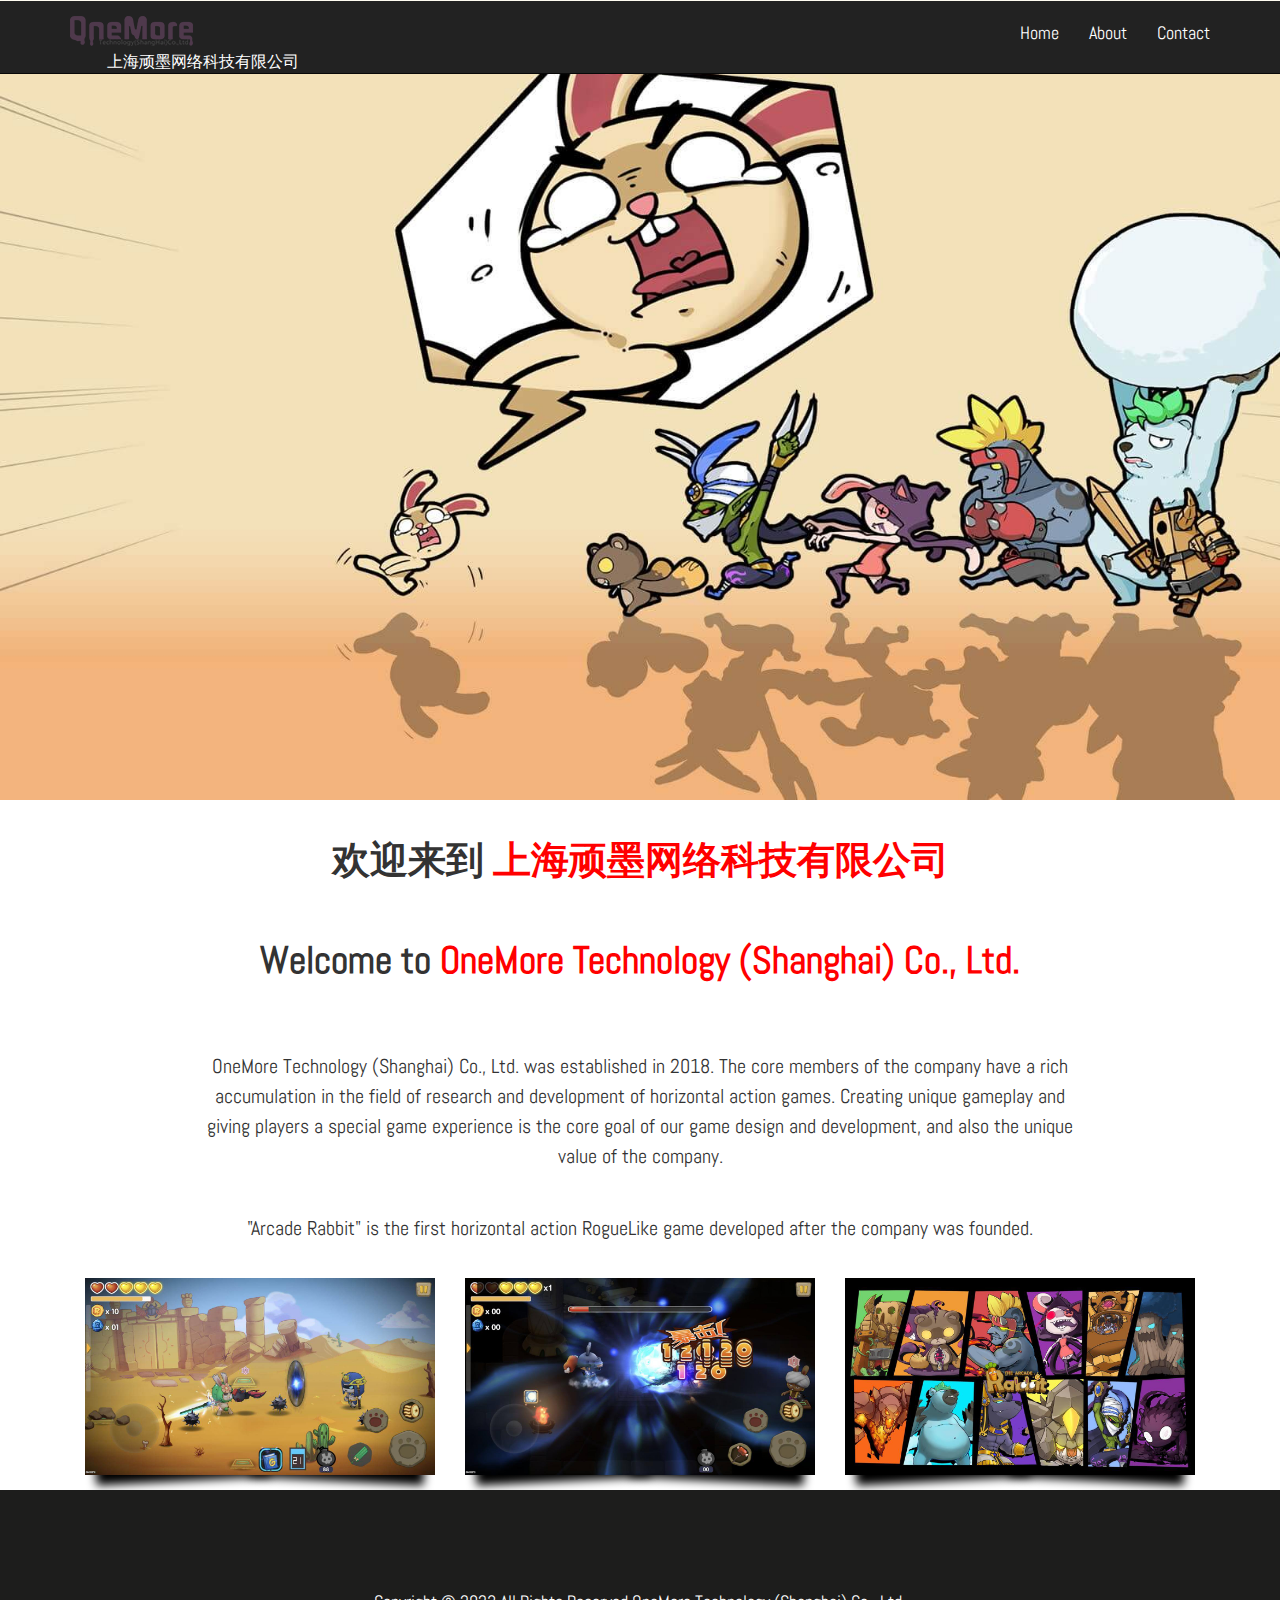
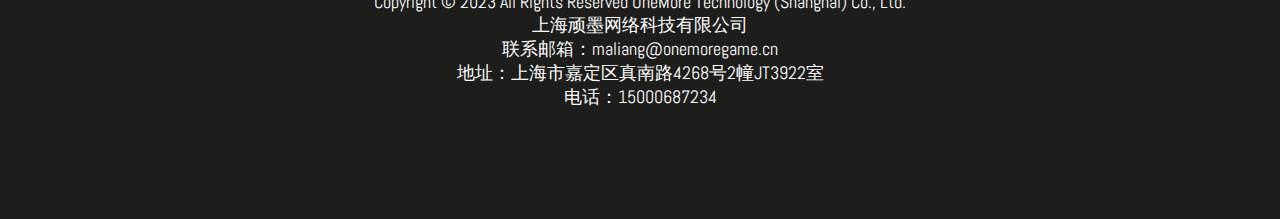
<file: index.html>
<!DOCTYPE html>
<html>
<head>
	<title>OneMore Technology (Shanghai) Co., Ltd.</title>
	<!--for-mobile-apps-->
		<meta name="viewport" content="width=device-width, initial-scale=1">
		<meta http-equiv="Content-Type" content="text/html; charset=utf-8" />
		<meta name="keywords" content="" />
		<script type="application/x-javascript"> addEventListener("load", function() { setTimeout(hideURLbar, 0); }, false); function hideURLbar(){ window.scrollTo(0,1); } </script>
	<!--//for-mobile-apps-->
	
	<!-- Custom-Theme-Files -->
    <!-- Bootstrap-CSS --> 			<link rel="stylesheet" href="css/bootstrap.min.css">
    <!-- JQuery --> 				<script src="js/jquery.min.js">			</script>
    <!-- Bootstrap-Main --> 		<script src="js/bootstrap.min.js">		</script>
    <!-- Index-Page-Styling --> 	<link rel="stylesheet" href="css/style.css" type="text/css" media="all">
<!-- Start-Smooth-Scrolling -->
<script type="text/javascript" src="js/move-top.js"></script>
<script type="text/javascript" src="js/easing.js"></script>
    <script type="text/javascript">
        jQuery(document).ready(function($) {
            $(".scroll").click(function(event){     
                event.preventDefault();
                $('html,body').animate({scrollTop:$(this.hash).offset().top},2000);
            });
        });
    </script>
<!-- //End-Smooth-Scrolling -->

<link rel="stylesheet" type="text/css" href="css/easy-responsive-tabs.css " />
<script src="js/easyResponsiveTabs.js"></script>
	
</head>

<body>

<div class="header">
		
		<div class="nav">
			<nav class="navbar navbar-inverse navbar-fixed-top">
				<div class="container">
				<!-- Brand and toggle get grouped for better mobile display -->
						<div class="navbar-header">
							<button type="button" class="navbar-toggle collapsed" data-toggle="collapse" data-target="#bs-example-navbar-collapse-1" aria-expanded="false">
								<span class="sr-only">Toggle navigation</span>
								<span class="icon-bar"></span>
								<span class="icon-bar"></span>
								<span class="icon-bar"></span>
							</button>
						   <a class="navbar-brand" href="#"><img src="./images/logo3.png" alt="logo"></a>
						   <div><font color="#FFFFFF">上海顽墨网络科技有限公司</font></div>
						</div>

				<!-- Collect the nav links, forms, and other content for toggling -->
				
					<div class="collapse navbar-collapse" id="bs-example-navbar-collapse-1">
						
						<ul class="nav navbar-nav navbar-right">
							<li><a href="#home" class="active scroll">Home</a></li>
							<li><a href="#about" class="scroll">About</a></li>
							<li><a href="#contact" class="scroll">Contact</a></li>
						</ul>
						
					</div><!-- navbar-collapse -->
				</div><!-- container -->
			</nav>
		</div> <!-- Nav Ends -->
				
		<div class="banner" id="home">
			<div class="container">
				<div class="banner-content">
				</div>
			</div>
		</div> <!-- Banner Ends Here -->
</div> <!-- Header Ends -->

	
<div class="about" id="about">	
	<div class="container">
		<h3> 欢迎来到 <span>上海顽墨网络科技有限公司</span> </h3>
		<h3> Welcome to <span>OneMore Technology (Shanghai) Co., Ltd.</span> </h3>
		<br/>
		<br/>
		<h4>OneMore Technology (Shanghai) Co., Ltd. was established in 2018. The core members of the company have a rich accumulation in the field of research and development of horizontal action games. Creating unique gameplay and giving players a special game experience is the core goal of our game design and development, and also the unique value of the company.</h4>
		<br/>
		<br/>
		<h4>"Arcade Rabbit" is the first horizontal action RogueLike game developed after the company was founded.
		</h4>
		<div class="about-image">
			
			<div class="col-md-4 about-size">
				<div class="shadow">
					<img src="./images/ai1.jpg" alt="image">
				</div>
			</div>
			
			<div class="col-md-4 about-size">
				<div class="shadow">
					<img src="./images/ai2.jpg" alt="image">
				</div>
			</div>
			
			<div class="col-md-4 about-size">
				<div class="shadow">
					<img src="./images/ai3.jpg" alt="image">
				</div>
			</div>
		  <div class="clearfix"> </div>
		</div>  <!-- About-image Ends  -->
		
	</div> <!-- Container ends -->	
</div> <!-- About Ends -->

<div class="contact" id="contact">
	<div class="container">
	<div class="padding-contact">
		<p>Copyright © 2023 All Rights Reserved OneMore Technology (Shanghai) Co., Ltd.</p>
		<p>上海顽墨网络科技有限公司</p>
		<p>联系邮箱：maliang@onemoregame.cn</p>
		<p>地址：上海市嘉定区真南路4268号2幢JT3922室</p>
		<p>电话：15000687234</p>
		<div class="clearfix"></div>
	</div>
	<div class="footer">
	</div>
	</div>
</div>
	
</body>
</html>
</file>
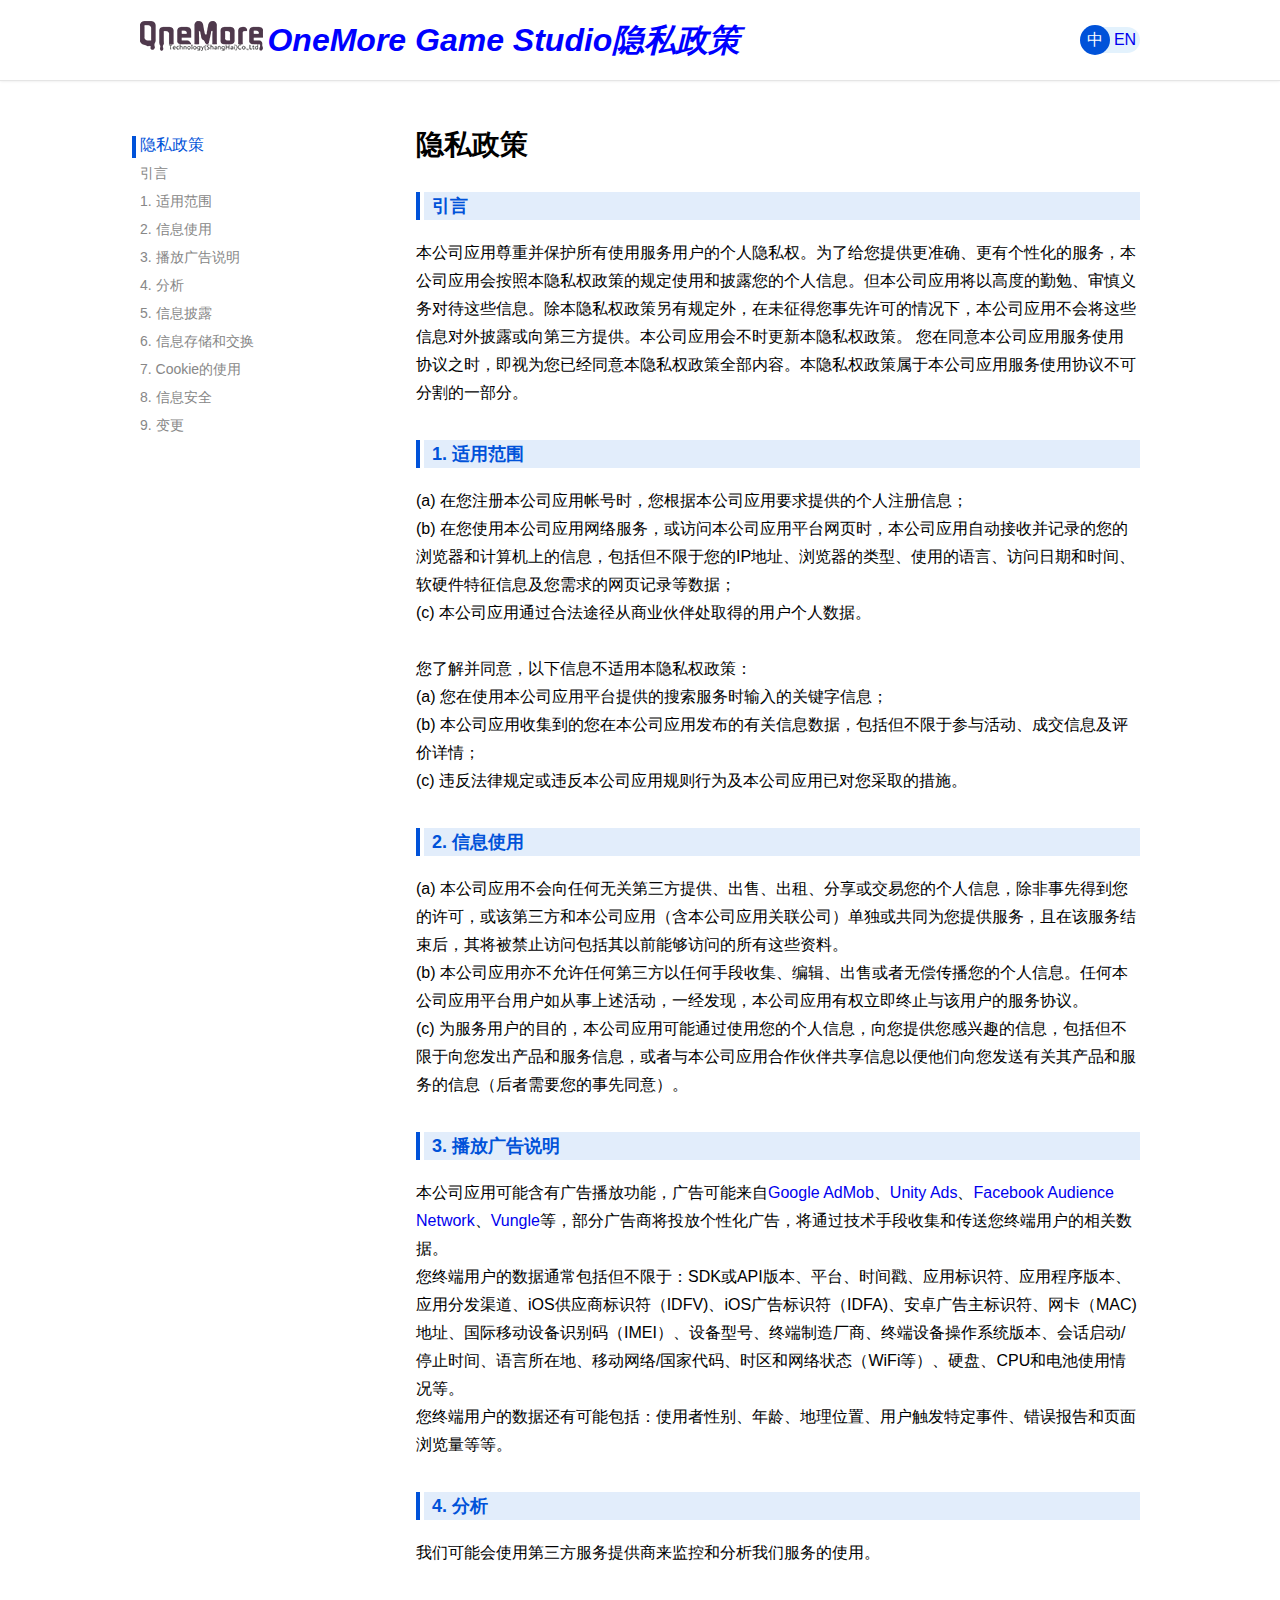
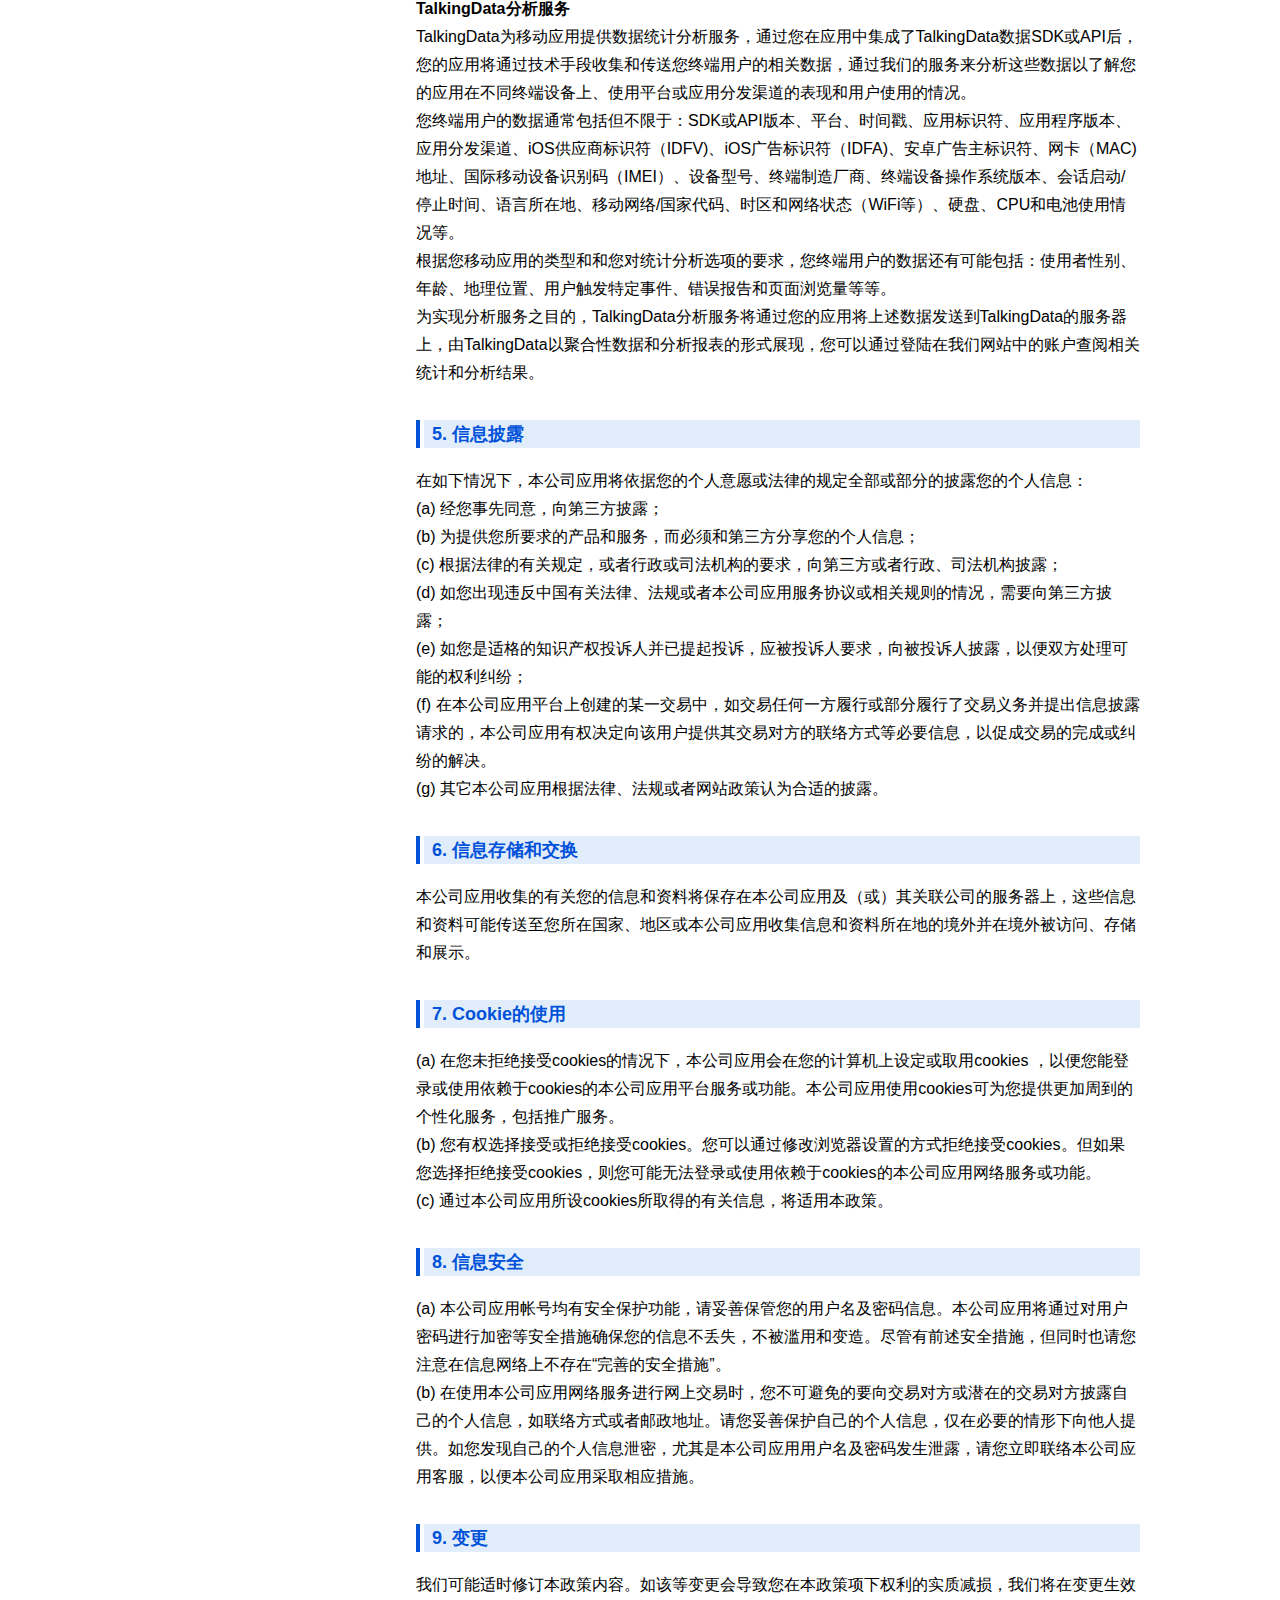
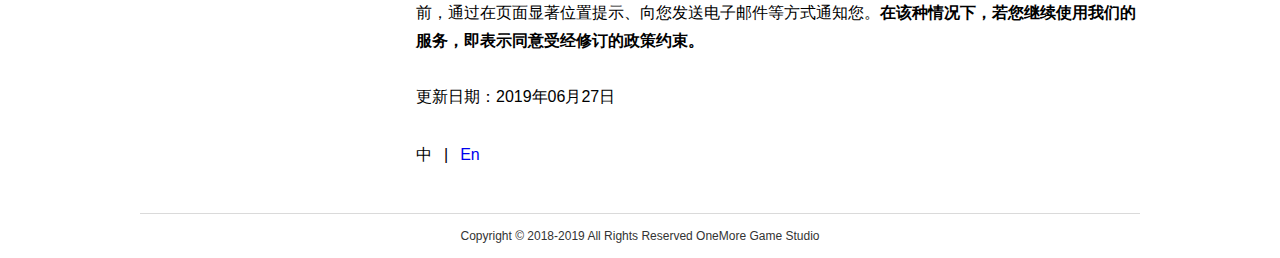
<file: Privacy/index.html>
<!DOCTYPE html>
<html>
<head>
<meta charset="utf-8">
<title>
OneMore Game Studio隐私政策</title>
<!-- 适配代码 -->
<script>!function(a){var b=/iPhone/i,c=/iPod/i,d=/iPad/i,e=/(?=.*\bAndroid\b)(?=.*\bMobile\b)/i,f=/Android/i,g=/(?=.*\bAndroid\b)(?=.*\bSD4930UR\b)/i,h=/(?=.*\bAndroid\b)(?=.*\b(?:KFOT|KFTT|KFJWI|KFJWA|KFSOWI|KFTHWI|KFTHWA|KFAPWI|KFAPWA|KFARWI|KFASWI|KFSAWI|KFSAWA)\b)/i,i=/Windows Phone/i,j=/(?=.*\bWindows\b)(?=.*\bARM\b)/i,k=/BlackBerry/i,l=/BB10/i,m=/Opera Mini/i,n=/(CriOS|Chrome)(?=.*\bMobile\b)/i,o=/(?=.*\bFirefox\b)(?=.*\bMobile\b)/i,p=new RegExp("(?:Nexus 7|BNTV250|Kindle Fire|Silk|GT-P1000)","i"),q=function(a,b){return a.test(b)},r=function(a){var r=a||navigator.userAgent,s=r.split("[FBAN");if("undefined"!=typeof s[1]&&(r=s[0]),s=r.split("Twitter"),"undefined"!=typeof s[1]&&(r=s[0]),this.apple={phone:q(b,r),ipod:q(c,r),tablet:!q(b,r)&&q(d,r),device:q(b,r)||q(c,r)||q(d,r)},this.amazon={phone:q(g,r),tablet:!q(g,r)&&q(h,r),device:q(g,r)||q(h,r)},this.android={phone:q(g,r)||q(e,r),tablet:!q(g,r)&&!q(e,r)&&(q(h,r)||q(f,r)),device:q(g,r)||q(h,r)||q(e,r)||q(f,r)},this.windows={phone:q(i,r),tablet:q(j,r),device:q(i,r)||q(j,r)},this.other={blackberry:q(k,r),blackberry10:q(l,r),opera:q(m,r),firefox:q(o,r),chrome:q(n,r),device:q(k,r)||q(l,r)||q(m,r)||q(o,r)||q(n,r)},this.seven_inch=q(p,r),this.any=this.apple.device||this.android.device||this.windows.device||this.other.device||this.seven_inch,this.phone=this.apple.phone||this.android.phone||this.windows.phone,this.tablet=this.apple.tablet||this.android.tablet||this.windows.tablet,"undefined"==typeof window)return this},s=function(){var a=new r;return a.Class=r,a};"undefined"!=typeof module&&module.exports&&"undefined"==typeof window?module.exports=r:"undefined"!=typeof module&&module.exports&&"undefined"!=typeof window?module.exports=s():"function"==typeof define&&define.amd?define("isMobile",[],a.isMobile=s()):a.isMobile=s()}(this);</script><!--[if !IE]>|xGv00|e1e5852ab5125f8d7e6a12cf88c970dd<![endif]-->
<script> 
if (isMobile.any) { window.location.href = './index-m.html' }
</script>
<meta content="initial-scale=1, minimum-scale=1, width=device-width" name="viewport">
<style>
/* CSS RESET */
body,dd,dl,fieldset,form,h1,h2,h3,h4,h5,h6,input,legend,ol,p,select,td,textarea,th,ul{margin:0;padding:0}
body,html{font:16px/28px "Microsoft YaHei","PingFang SC","Hiragino Sans GB","Heiti SC","WenQuanYi Micro Hei",sans-serif}
li,ul{list-style:none}
a:link{text-decoration:none}
a:visited{text-decoration:none;color:#0052D9}
a:hover{text-decoration:none}
a:active{text-decoration:none;color:#0052D9}

/* Common CSS */
.layout:after,.hd:after,.bd:after,.ft:after,.cf:after{content:"";display:table;clear:both}
.layout,.hd,.bd,.ft,.cf{*zoom:1}
.layout{margin:0 auto;width:1000px}
.fl{float: left}
.fr{float: right}
.mt20{margin-top:20px}
.mt30{margin-top:30px}
img {border:none}

/* Page Header */
.header{height:80px;border-bottom:1px solid #e5e5e5;box-shadow:0 0 3px #e5e5e5}
.header .logo-cn,.header .logo-en{height:30px;margin-top:21px}
.header .logo-cn{width:123px}
.header .logo-en{width:123px}
.header .switch-languages{display:block;float:right;width:60px;height:26px;background-color:#e3f2fd;border-radius:13px;margin-top:27px}
.header .switch-languages li{position:relative;float:left;width:30px;height:26px;line-height:26px;text-align:center;color:#7eb2e7}
.header .switch-languages li.active span{position:absolute;top:-2px;left:0;width:30px;height:30px;line-height:30px;border-radius:50%;color:#fff;background-color:#0052d9}

/* Page Content */
.content{
  margin-top: 50px;
}

/* left nav */
.nav{width:240px}
.nav a{color:#878787}
.nav a.on{color:#222}
.nav a:hover{color:#0052D9}
.nav-item .link{position:relative;line-height:22px;color:#0052d9}
.nav-item.active .link::after{content:'';position:absolute;top:0;left:-8px;width:4px;height:22px;background-color:#0052d9}
.sub-nav{font-size:14px}
.nav.nailed{position:fixed; top:0;}


/* right main content */
.main{width:724px}
.main-title{font-size:28px}
.main h2{position:relative;font-size:18px;font-weight:700;line-height:28px;height:28px;color:#0052d9;text-indent:8px;margin:33px 0 19px 8px;background-color:#e2edfb}
.main h2::after{content:'';position:absolute;top:0;left:-8px;width:4px;height:28px;background-color:#0052d9}

.section ul.level-1{padding-left:20px}
.section ul.level-1>li{position:relative;padding-left:30px}
.section ul.level-1 .num{position:absolute;top:0;left:0}
.section ul.level-3>li{padding-left:30px}
.section ul.level-4{padding-left:20px}
.section ul.level-4>li{list-style:disc}
.section-0 .ul1,.section-0 .ul2{padding-left:20px}
.section-0 .ul1 li{position:relative;padding-left:20px}
.section-0 .ul1 li .num{position:absolute;top:0;left:0}

/* 语言切换 */
.select-language{margin:30px 0 14px}.select-language .split{margin:0 12px}
#tcopyright {width:1000px;margin-top:30px;border-top:1px solid #dadada}

/* 个人信息保护咨询指引 */
.note-title {font-size: 28px;text-align: center;}

/* Cookie */
.cookie .main{width: 1000px}
.cookie table {border-collapse:collapse;width:100%;margin-top:32px;}
.cookie table td {border:1px solid #999;padding:16px 25px;text-align:center;}
.cookie table td.td1 {width:80px;}
.cookie table td p {text-align:left;}
</style>
</head>
<body>

<!-- Page Header -->
<div class="header">
	<div class="layout">
		<a href="">
			<img class="logo-cn" src="./logo.png" alt="OneMore Game Studio隐私政策" />
		</a>
		<font size="6" color="blue"><i>
			<b>
			OneMore Game Studio隐私政策			</b>
		</i></font>
		<ul class="switch-languages">
			<li class="active"><span>中</span></li><li><a href="./index_en.html"><span>EN</span></a></li>		</ul>		
	</div>
</div>


<!-- Page Content -->
<div class="content">
	<div class="layout">
		<!-- 侧导航 -->
		<ul class="nav fl">
			<li class="nav-item active"><span class="link">隐私政策</span><ul class="sub-nav"><li><a class="dj-w dj" href="#nav0">引言</a></li><li><a class="dj-w dj" href="#nav1">1. 适用范围</a></li><li><a class="dj-w dj" href="#nav2">2. 信息使用</a></li><li><a class="dj-w dj" href="#nav3">3. 播放广告说明</a></li><li><a class="dj-w dj" href="#nav4">4. 分析</a></li><li><a class="dj-w dj" href="#nav5">5. 信息披露</a></li><li><a class="dj-w dj" href="#nav6">6. 信息存储和交换</a></li><li><a class="dj-w dj" href="#nav7">7. Cookie的使用</a></li><li><a class="dj-w dj" href="#nav8">8. 信息安全</a></li><li><a class="dj-w dj" href="#nav9">9. 变更</a></li></ul></li>		</ul>

		<!-- 主内容 -->
		<div class="main fr">
			<h1 class="main-title">隐私政策</h1><h2 id="nav0">引言</h2><div class="section"><p>本公司应用尊重并保护所有使用服务用户的个人隐私权。为了给您提供更准确、更有个性化的服务，本公司应用会按照本隐私权政策的规定使用和披露您的个人信息。但本公司应用将以高度的勤勉、审慎义务对待这些信息。除本隐私权政策另有规定外，在未征得您事先许可的情况下，本公司应用不会将这些信息对外披露或向第三方提供。本公司应用会不时更新本隐私权政策。 您在同意本公司应用服务使用协议之时，即视为您已经同意本隐私权政策全部内容。本隐私权政策属于本公司应用服务使用协议不可分割的一部分。</p></div><h2 id="nav1">1. 适用范围</h2><div class="section"><p>(a) 在您注册本公司应用帐号时，您根据本公司应用要求提供的个人注册信息；</p><p>(b) 在您使用本公司应用网络服务，或访问本公司应用平台网页时，本公司应用自动接收并记录的您的浏览器和计算机上的信息，包括但不限于您的IP地址、浏览器的类型、使用的语言、访问日期和时间、软硬件特征信息及您需求的网页记录等数据；</p><p>(c) 本公司应用通过合法途径从商业伙伴处取得的用户个人数据。</p><p><br/></p><p>您了解并同意，以下信息不适用本隐私权政策：</p><p>(a) 您在使用本公司应用平台提供的搜索服务时输入的关键字信息；</p><p>(b) 本公司应用收集到的您在本公司应用发布的有关信息数据，包括但不限于参与活动、成交信息及评价详情；</p><p>(c) 违反法律规定或违反本公司应用规则行为及本公司应用已对您采取的措施。</p></div><h2 id="nav2">2. 信息使用</h2><div class="section"><p>(a) 本公司应用不会向任何无关第三方提供、出售、出租、分享或交易您的个人信息，除非事先得到您的许可，或该第三方和本公司应用（含本公司应用关联公司）单独或共同为您提供服务，且在该服务结束后，其将被禁止访问包括其以前能够访问的所有这些资料。</p><p>(b) 本公司应用亦不允许任何第三方以任何手段收集、编辑、出售或者无偿传播您的个人信息。任何本公司应用平台用户如从事上述活动，一经发现，本公司应用有权立即终止与该用户的服务协议。</p><p>(c) 为服务用户的目的，本公司应用可能通过使用您的个人信息，向您提供您感兴趣的信息，包括但不限于向您发出产品和服务信息，或者与本公司应用合作伙伴共享信息以便他们向您发送有关其产品和服务的信息（后者需要您的事先同意）。</p></div><h2 id="nav3">3. 播放广告说明</h2><div class="section"><p>本公司应用可能含有广告播放功能，广告可能来自<a href='http://www.google.cn/admob'>Google AdMob</a>、<a href='https://unity.com/solutions/unity-ads'>Unity Ads</a>、<a href='https://www.facebook.com/audiencenetwork'>Facebook Audience Network</a>、<a href='https://vungle.com/'>Vungle</a>等，部分广告商将投放个性化广告，将通过技术手段收集和传送您终端用户的相关数据。</p><p>您终端用户的数据通常包括但不限于：SDK或API版本、平台、时间戳、应用标识符、应用程序版本、应用分发渠道、iOS供应商标识符（IDFV)、iOS广告标识符（IDFA)、安卓广告主标识符、网卡（MAC)地址、国际移动设备识别码（IMEI）、设备型号、终端制造厂商、终端设备操作系统版本、会话启动/停止时间、语言所在地、移动网络/国家代码、时区和网络状态（WiFi等）、硬盘、CPU和电池使用情况等。</p><p>您终端用户的数据还有可能包括：使用者性别、年龄、地理位置、用户触发特定事件、错误报告和页面浏览量等等。</p></div><h2 id="nav4">4. 分析</h2><div class="section"><p>我们可能会使用第三方服务提供商来监控和分析我们服务的使用。</p><p><br/></p><p><b>TalkingData分析服务</b></p><p>TalkingData为移动应用提供数据统计分析服务，通过您在应用中集成了TalkingData数据SDK或API后，您的应用将通过技术手段收集和传送您终端用户的相关数据，通过我们的服务来分析这些数据以了解您的应用在不同终端设备上、使用平台或应用分发渠道的表现和用户使用的情况。</p><p>您终端用户的数据通常包括但不限于：SDK或API版本、平台、时间戳、应用标识符、应用程序版本、应用分发渠道、iOS供应商标识符（IDFV)、iOS广告标识符（IDFA)、安卓广告主标识符、网卡（MAC)地址、国际移动设备识别码（IMEI）、设备型号、终端制造厂商、终端设备操作系统版本、会话启动/停止时间、语言所在地、移动网络/国家代码、时区和网络状态（WiFi等）、硬盘、CPU和电池使用情况等。</p><p>根据您移动应用的类型和和您对统计分析选项的要求，您终端用户的数据还有可能包括：使用者性别、年龄、地理位置、用户触发特定事件、错误报告和页面浏览量等等。</p><p>为实现分析服务之目的，TalkingData分析服务将通过您的应用将上述数据发送到TalkingData的服务器上，由TalkingData以聚合性数据和分析报表的形式展现，您可以通过登陆在我们网站中的账户查阅相关统计和分析结果。</p></div><h2 id="nav5">5. 信息披露</h2><div class="section"><p>在如下情况下，本公司应用将依据您的个人意愿或法律的规定全部或部分的披露您的个人信息：</p><p>(a) 经您事先同意，向第三方披露；</p><p>(b) 为提供您所要求的产品和服务，而必须和第三方分享您的个人信息；</p><p>(c) 根据法律的有关规定，或者行政或司法机构的要求，向第三方或者行政、司法机构披露；</p><p>(d) 如您出现违反中国有关法律、法规或者本公司应用服务协议或相关规则的情况，需要向第三方披露；</p><p>(e) 如您是适格的知识产权投诉人并已提起投诉，应被投诉人要求，向被投诉人披露，以便双方处理可能的权利纠纷；</p><p>(f) 在本公司应用平台上创建的某一交易中，如交易任何一方履行或部分履行了交易义务并提出信息披露请求的，本公司应用有权决定向该用户提供其交易对方的联络方式等必要信息，以促成交易的完成或纠纷的解决。</p><p>(g) 其它本公司应用根据法律、法规或者网站政策认为合适的披露。</p></div><h2 id="nav6">6. 信息存储和交换</h2><div class="section"><p>本公司应用收集的有关您的信息和资料将保存在本公司应用及（或）其关联公司的服务器上，这些信息和资料可能传送至您所在国家、地区或本公司应用收集信息和资料所在地的境外并在境外被访问、存储和展示。</p></div><h2 id="nav7">7. Cookie的使用</h2><div class="section"><p>(a) 在您未拒绝接受cookies的情况下，本公司应用会在您的计算机上设定或取用cookies ，以便您能登录或使用依赖于cookies的本公司应用平台服务或功能。本公司应用使用cookies可为您提供更加周到的个性化服务，包括推广服务。</p><p>(b) 您有权选择接受或拒绝接受cookies。您可以通过修改浏览器设置的方式拒绝接受cookies。但如果您选择拒绝接受cookies，则您可能无法登录或使用依赖于cookies的本公司应用网络服务或功能。</p><p>(c) 通过本公司应用所设cookies所取得的有关信息，将适用本政策。</p></div><h2 id="nav8">8. 信息安全</h2><div class="section"><p>(a) 本公司应用帐号均有安全保护功能，请妥善保管您的用户名及密码信息。本公司应用将通过对用户密码进行加密等安全措施确保您的信息不丢失，不被滥用和变造。尽管有前述安全措施，但同时也请您注意在信息网络上不存在“完善的安全措施”。</p><p>(b) 在使用本公司应用网络服务进行网上交易时，您不可避免的要向交易对方或潜在的交易对方披露自己的个人信息，如联络方式或者邮政地址。请您妥善保护自己的个人信息，仅在必要的情形下向他人提供。如您发现自己的个人信息泄密，尤其是本公司应用用户名及密码发生泄露，请您立即联络本公司应用客服，以便本公司应用采取相应措施。</p></div><h2 id="nav9">9. 变更</h2><div class="section"><p>我们可能适时修订本政策内容。如该等变更会导致您在本政策项下权利的实质减损，我们将在变更生效前，通过在页面显著位置提示、向您发送电子邮件等方式通知您。<b>在该种情况下，若您继续使用我们的服务，即表示同意受经修订的政策约束。</b></p><p><br/></p><p>更新日期：2019年06月27日</p></div>			<!-- 语言切换 -->
			<div class="select-language">
				<span>中</span><span class="split">|</span><a href="./index_en.html">En</a>			</div>
		</div>
	</div>
</div>

<!-- Page Footer -->
<style>
.tcopyright {width:960px;margin:0 auto;padding:8px 0;font-size:12px;line-height:28px;color:#333; text-align:center; overflow:hidden;clear:both;}
.tcopyright .en{font-family:Arial;}
.tcopyright a{color:#333;text-decoration: none;}
.tcopyright a:hover{color:#bd0a01;text-decoration: underline;}
</style>
<div id="tcopyright" class="tcopyright" bossZone="footer" role="contentinfo">
	<div class="en">Copyright &copy; 2018-2019 All Rights Reserved <a href="https://onemoregame.gitee.io/" target="_blank" rel="nofollow">OneMore Game Studio</a></div>
</div>
<script src="//mat1.gtimg.com/joke/v_nbkong/jquery.min.js"></script>
<script>
(function () {
	$('.dj').click(function () {
		$('html, body').animate({
		scrollTop: $($.attr(this, 'href')).offset().top
		}, 500);
		return false;
	});

	$(".dj-w").on('click', function () {
		$(".dj-w").removeClass('on');
		$(this).addClass('on');
	});

	/*中英文跳转*/
	$(".J_href").attr("href", getHref());
	function getHref() {
		var str = location.href;

		var reg = /\-en\.htm/;
		var newStr; 

		if (reg.test(str)) {
			newStr = str.replace(reg, '.htm')
		} else {
			newStr = str.replace('.htm', '-en.htm');
		}

		return newStr;
	}

	/*导航吸顶*/
	if ($(".nav").length > 0) {
		var NAVTOP = $(".nav").offset().top;
		$(window).on('scroll', function () {
			var $nav = $(".nav");

			if ($(document).scrollTop() >= NAVTOP) {
				$nav.addClass('nailed');
			} else {
				$nav.removeClass('nailed');
			}
		});
	}
})();
</script>
</body>
</html>
</file>
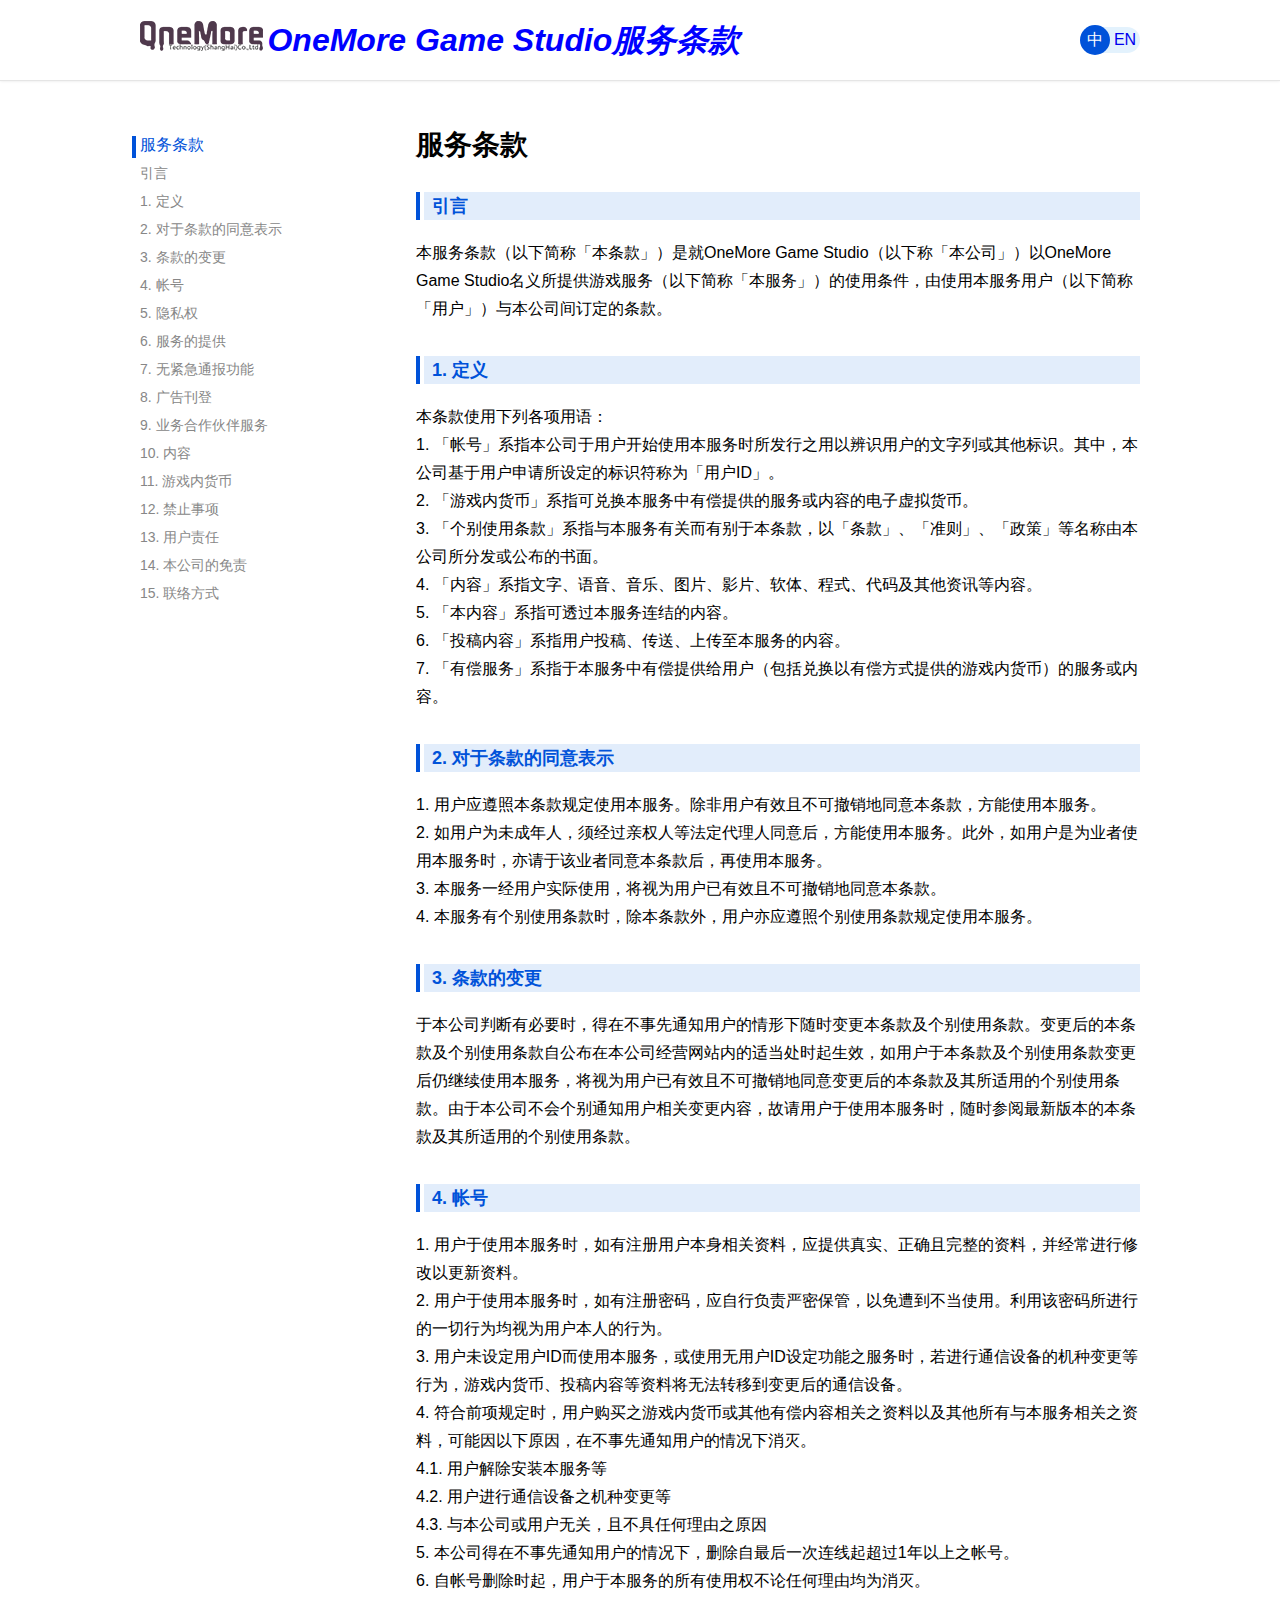
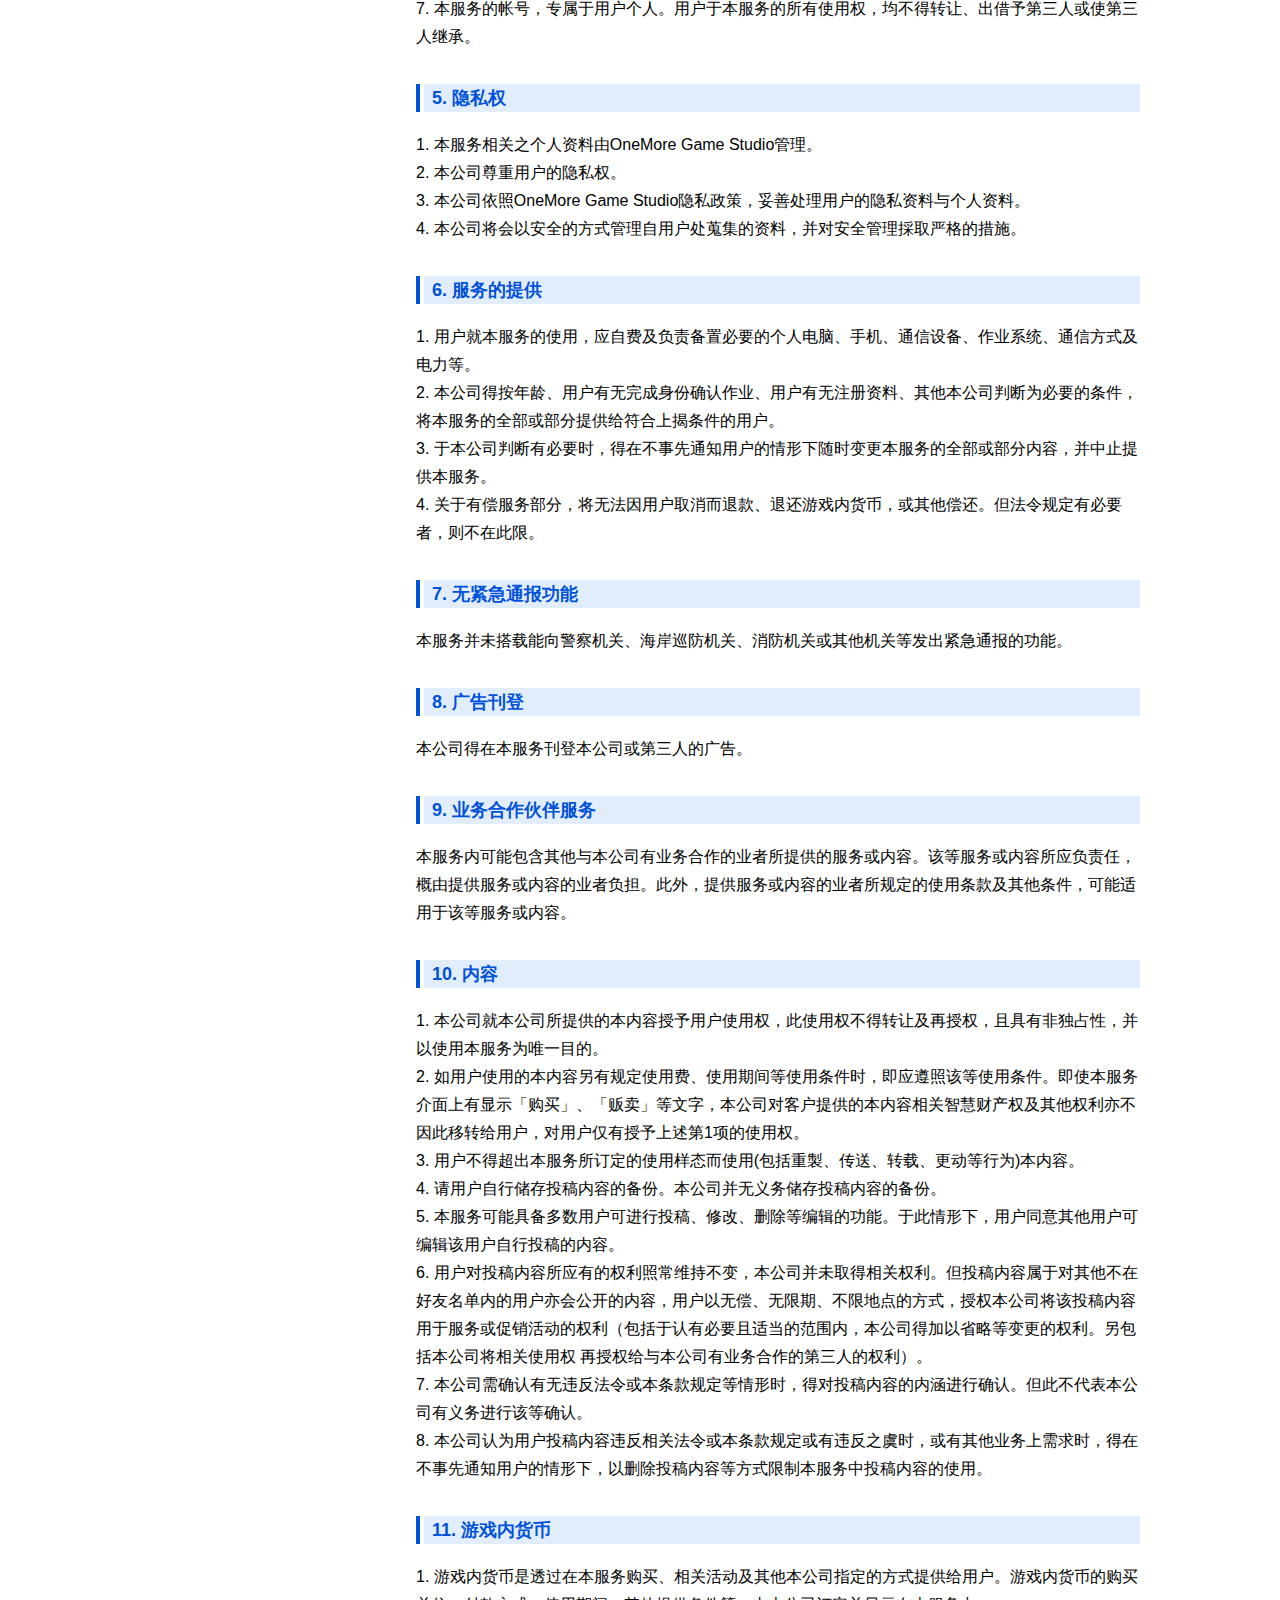
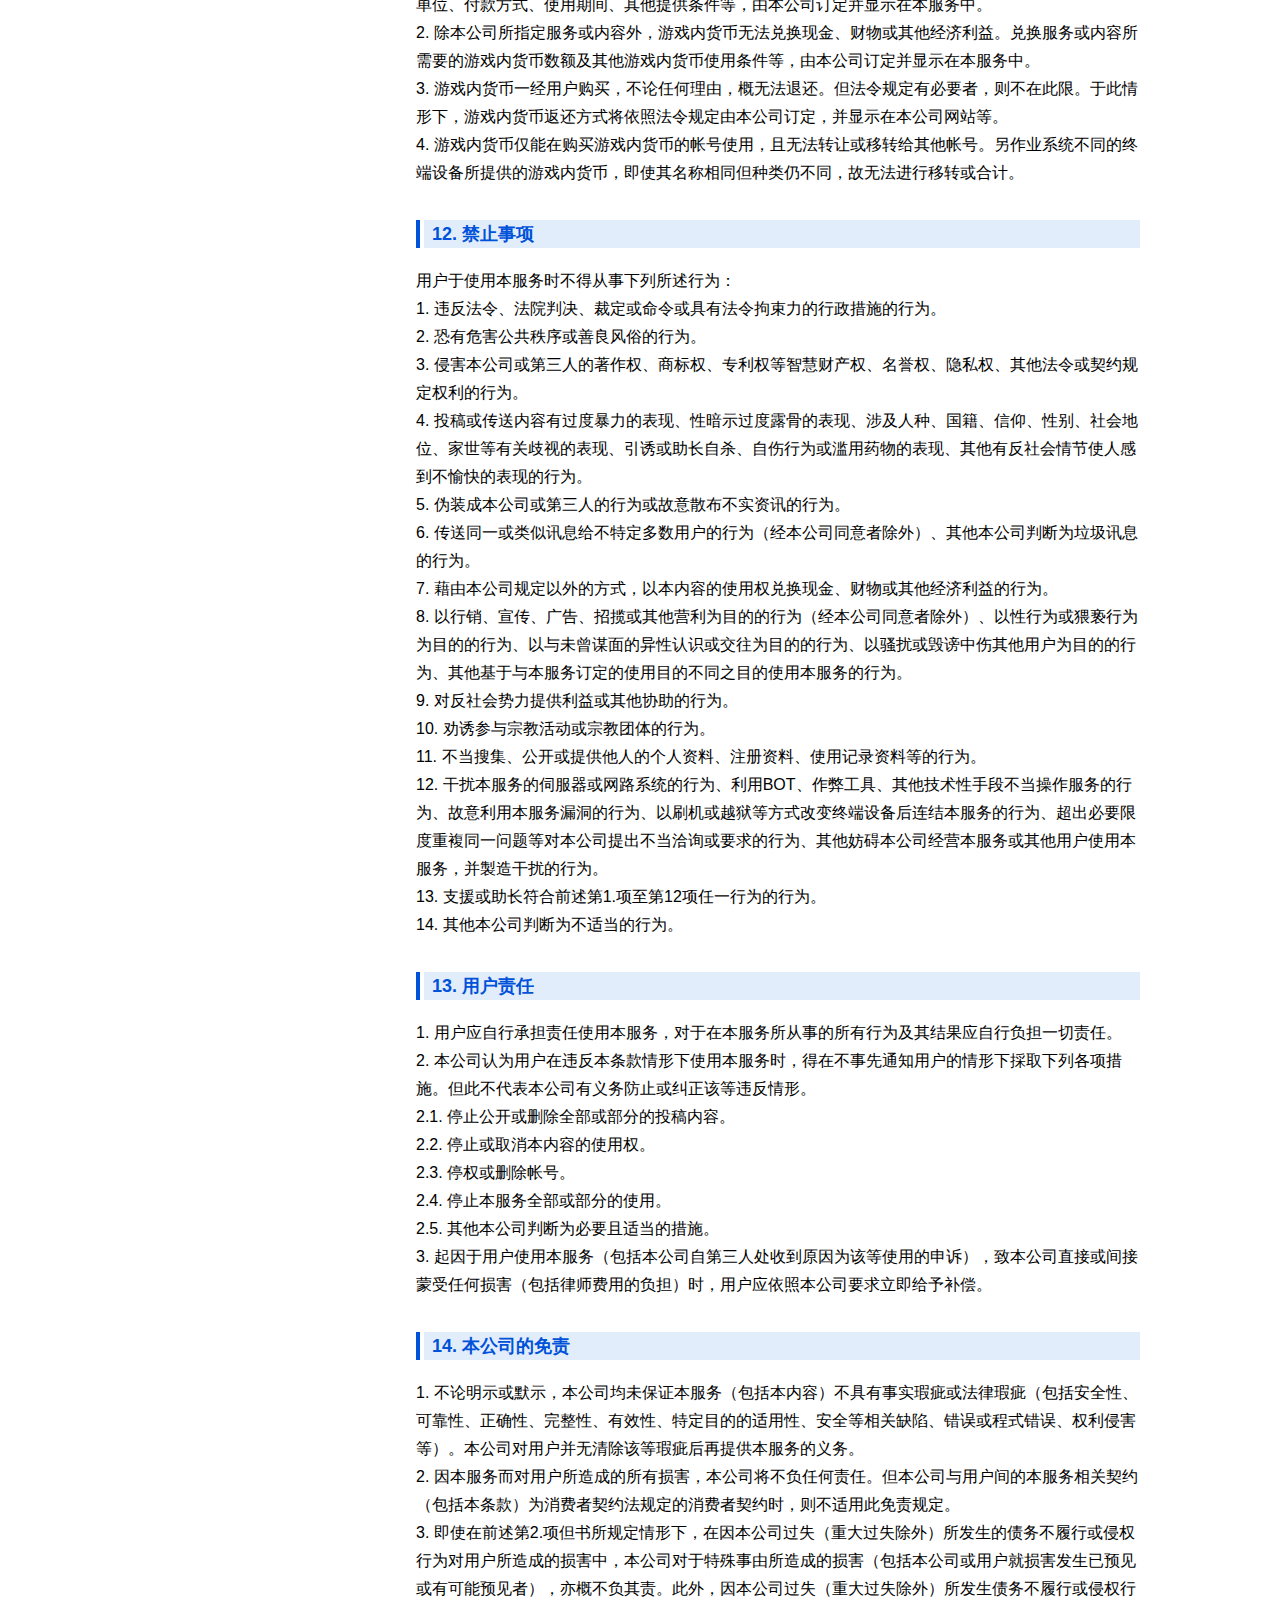
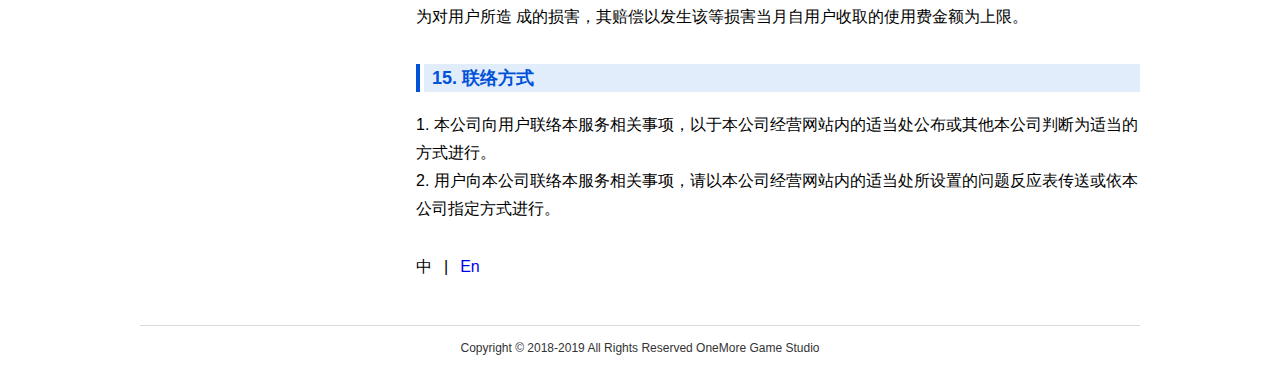
<file: Tos/index.html>
<!DOCTYPE html>
<html>
<head>
<meta charset="utf-8">
<title>
OneMore Game Studio服务条款</title>
<!-- 适配代码 -->
<script>!function(a){var b=/iPhone/i,c=/iPod/i,d=/iPad/i,e=/(?=.*\bAndroid\b)(?=.*\bMobile\b)/i,f=/Android/i,g=/(?=.*\bAndroid\b)(?=.*\bSD4930UR\b)/i,h=/(?=.*\bAndroid\b)(?=.*\b(?:KFOT|KFTT|KFJWI|KFJWA|KFSOWI|KFTHWI|KFTHWA|KFAPWI|KFAPWA|KFARWI|KFASWI|KFSAWI|KFSAWA)\b)/i,i=/Windows Phone/i,j=/(?=.*\bWindows\b)(?=.*\bARM\b)/i,k=/BlackBerry/i,l=/BB10/i,m=/Opera Mini/i,n=/(CriOS|Chrome)(?=.*\bMobile\b)/i,o=/(?=.*\bFirefox\b)(?=.*\bMobile\b)/i,p=new RegExp("(?:Nexus 7|BNTV250|Kindle Fire|Silk|GT-P1000)","i"),q=function(a,b){return a.test(b)},r=function(a){var r=a||navigator.userAgent,s=r.split("[FBAN");if("undefined"!=typeof s[1]&&(r=s[0]),s=r.split("Twitter"),"undefined"!=typeof s[1]&&(r=s[0]),this.apple={phone:q(b,r),ipod:q(c,r),tablet:!q(b,r)&&q(d,r),device:q(b,r)||q(c,r)||q(d,r)},this.amazon={phone:q(g,r),tablet:!q(g,r)&&q(h,r),device:q(g,r)||q(h,r)},this.android={phone:q(g,r)||q(e,r),tablet:!q(g,r)&&!q(e,r)&&(q(h,r)||q(f,r)),device:q(g,r)||q(h,r)||q(e,r)||q(f,r)},this.windows={phone:q(i,r),tablet:q(j,r),device:q(i,r)||q(j,r)},this.other={blackberry:q(k,r),blackberry10:q(l,r),opera:q(m,r),firefox:q(o,r),chrome:q(n,r),device:q(k,r)||q(l,r)||q(m,r)||q(o,r)||q(n,r)},this.seven_inch=q(p,r),this.any=this.apple.device||this.android.device||this.windows.device||this.other.device||this.seven_inch,this.phone=this.apple.phone||this.android.phone||this.windows.phone,this.tablet=this.apple.tablet||this.android.tablet||this.windows.tablet,"undefined"==typeof window)return this},s=function(){var a=new r;return a.Class=r,a};"undefined"!=typeof module&&module.exports&&"undefined"==typeof window?module.exports=r:"undefined"!=typeof module&&module.exports&&"undefined"!=typeof window?module.exports=s():"function"==typeof define&&define.amd?define("isMobile",[],a.isMobile=s()):a.isMobile=s()}(this);</script><!--[if !IE]>|xGv00|e1e5852ab5125f8d7e6a12cf88c970dd<![endif]-->
<script> 
if (isMobile.any) { window.location.href = './index-m.html' }
</script>
<meta content="initial-scale=1, minimum-scale=1, width=device-width" name="viewport">
<style>
/* CSS RESET */
body,dd,dl,fieldset,form,h1,h2,h3,h4,h5,h6,input,legend,ol,p,select,td,textarea,th,ul{margin:0;padding:0}
body,html{font:16px/28px "Microsoft YaHei","PingFang SC","Hiragino Sans GB","Heiti SC","WenQuanYi Micro Hei",sans-serif}
li,ul{list-style:none}
a:link{text-decoration:none}
a:visited{text-decoration:none;color:#0052D9}
a:hover{text-decoration:none}
a:active{text-decoration:none;color:#0052D9}

/* Common CSS */
.layout:after,.hd:after,.bd:after,.ft:after,.cf:after{content:"";display:table;clear:both}
.layout,.hd,.bd,.ft,.cf{*zoom:1}
.layout{margin:0 auto;width:1000px}
.fl{float: left}
.fr{float: right}
.mt20{margin-top:20px}
.mt30{margin-top:30px}
img {border:none}

/* Page Header */
.header{height:80px;border-bottom:1px solid #e5e5e5;box-shadow:0 0 3px #e5e5e5}
.header .logo-cn,.header .logo-en{height:30px;margin-top:21px}
.header .logo-cn{width:123px}
.header .logo-en{width:123px}
.header .switch-languages{display:block;float:right;width:60px;height:26px;background-color:#e3f2fd;border-radius:13px;margin-top:27px}
.header .switch-languages li{position:relative;float:left;width:30px;height:26px;line-height:26px;text-align:center;color:#7eb2e7}
.header .switch-languages li.active span{position:absolute;top:-2px;left:0;width:30px;height:30px;line-height:30px;border-radius:50%;color:#fff;background-color:#0052d9}

/* Page Content */
.content{
  margin-top: 50px;
}

/* left nav */
.nav{width:240px}
.nav a{color:#878787}
.nav a.on{color:#222}
.nav a:hover{color:#0052D9}
.nav-item .link{position:relative;line-height:22px;color:#0052d9}
.nav-item.active .link::after{content:'';position:absolute;top:0;left:-8px;width:4px;height:22px;background-color:#0052d9}
.sub-nav{font-size:14px}
.nav.nailed{position:fixed; top:0;}


/* right main content */
.main{width:724px}
.main-title{font-size:28px}
.main h2{position:relative;font-size:18px;font-weight:700;line-height:28px;height:28px;color:#0052d9;text-indent:8px;margin:33px 0 19px 8px;background-color:#e2edfb}
.main h2::after{content:'';position:absolute;top:0;left:-8px;width:4px;height:28px;background-color:#0052d9}

.section ul.level-1{padding-left:20px}
.section ul.level-1>li{position:relative;padding-left:30px}
.section ul.level-1 .num{position:absolute;top:0;left:0}
.section ul.level-3>li{padding-left:30px}
.section ul.level-4{padding-left:20px}
.section ul.level-4>li{list-style:disc}
.section-0 .ul1,.section-0 .ul2{padding-left:20px}
.section-0 .ul1 li{position:relative;padding-left:20px}
.section-0 .ul1 li .num{position:absolute;top:0;left:0}

/* 语言切换 */
.select-language{margin:30px 0 14px}.select-language .split{margin:0 12px}
#tcopyright {width:1000px;margin-top:30px;border-top:1px solid #dadada}

/* 个人信息保护咨询指引 */
.note-title {font-size: 28px;text-align: center;}

/* Cookie */
.cookie .main{width: 1000px}
.cookie table {border-collapse:collapse;width:100%;margin-top:32px;}
.cookie table td {border:1px solid #999;padding:16px 25px;text-align:center;}
.cookie table td.td1 {width:80px;}
.cookie table td p {text-align:left;}
</style>
</head>
<body>

<!-- Page Header -->
<div class="header">
	<div class="layout">
		<a href="">
			<img class="logo-cn" src="./logo.png" alt="OneMore Game Studio服务条款" />
		</a>
		<font size="6" color="blue"><i>
			<b>
			OneMore Game Studio服务条款			</b>
		</i></font>
		<ul class="switch-languages">
			<li class="active"><span>中</span></li><li><a href="./index_en.html"><span>EN</span></a></li>		</ul>		
	</div>
</div>


<!-- Page Content -->
<div class="content">
	<div class="layout">
		<!-- 侧导航 -->
		<ul class="nav fl">
			<li class="nav-item active"><span class="link">服务条款</span><ul class="sub-nav"><li><a class="dj-w dj" href="#nav0">引言</a></li><li><a class="dj-w dj" href="#nav1">1. 定义</a></li><li><a class="dj-w dj" href="#nav2">2. 对于条款的同意表示</a></li><li><a class="dj-w dj" href="#nav3">3. 条款的变更</a></li><li><a class="dj-w dj" href="#nav4">4. 帐号</a></li><li><a class="dj-w dj" href="#nav5">5. 隐私权</a></li><li><a class="dj-w dj" href="#nav6">6. 服务的提供</a></li><li><a class="dj-w dj" href="#nav7">7. 无紧急通报功能</a></li><li><a class="dj-w dj" href="#nav8">8. 广告刊登</a></li><li><a class="dj-w dj" href="#nav9">9. 业务合作伙伴服务</a></li><li><a class="dj-w dj" href="#nav10">10. 内容</a></li><li><a class="dj-w dj" href="#nav11">11. 游戏内货币</a></li><li><a class="dj-w dj" href="#nav12">12. 禁止事项</a></li><li><a class="dj-w dj" href="#nav13">13. 用户责任</a></li><li><a class="dj-w dj" href="#nav14">14. 本公司的免责</a></li><li><a class="dj-w dj" href="#nav15">15. 联络方式</a></li></ul></li>		</ul>

		<!-- 主内容 -->
		<div class="main fr">
			<h1 class="main-title">服务条款</h1><h2 id="nav0">引言</h2><div class="section"><p>本服务条款（以下简称「本条款」）是就OneMore Game Studio（以下称「本公司」）以OneMore Game Studio名义所提供游戏服务（以下简称「本服务」）的使用条件，由使用本服务用户（以下简称「用户」）与本公司间订定的条款。</p></div><h2 id="nav1">1. 定义</h2><div class="section"><p>本条款使用下列各项用语：</p><p>1. 「帐号」系指本公司于用户开始使用本服务时所发行之用以辨识用户的文字列或其他标识。其中，本公司基于用户申请所设定的标识符称为「用户ID」。</p><p>2. 「游戏内货币」系指可兑换本服务中有偿提供的服务或内容的电子虚拟货币。</p><p>3. 「个别使用条款」系指与本服务有关而有别于本条款，以「条款」、「准则」、「政策」等名称由本公司所分发或公布的书面。</p><p>4. 「内容」系指文字、语音、音乐、图片、影片、软体、程式、代码及其他资讯等内容。</p><p>5. 「本内容」系指可透过本服务连结的内容。</p><p>6. 「投稿内容」系指用户投稿、传送、上传至本服务的内容。</p><p>7. 「有偿服务」系指于本服务中有偿提供给用户（包括兑换以有偿方式提供的游戏内货币）的服务或内容。</p></div><h2 id="nav2">2. 对于条款的同意表示</h2><div class="section"><p>1. 用户应遵照本条款规定使用本服务。除非用户有效且不可撤销地同意本条款，方能使用本服务。</p><p>2. 如用户为未成年人，须经过亲权人等法定代理人同意后，方能使用本服务。此外，如用户是为业者使用本服务时，亦请于该业者同意本条款后，再使用本服务。</p><p>3. 本服务一经用户实际使用，将视为用户已有效且不可撤销地同意本条款。</p><p>4. 本服务有个别使用条款时，除本条款外，用户亦应遵照个别使用条款规定使用本服务。</p></div><h2 id="nav3">3. 条款的变更</h2><div class="section"><p>于本公司判断有必要时，得在不事先通知用户的情形下随时变更本条款及个别使用条款。变更后的本条款及个别使用条款自公布在本公司经营网站内的适当处时起生效，如用户于本条款及个别使用条款变更后仍继续使用本服务，将视为用户已有效且不可撤销地同意变更后的本条款及其所适用的个别使用条款。由于本公司不会个别通知用户相关变更内容，故请用户于使用本服务时，随时参阅最新版本的本条款及其所适用的个别使用条款。</p></div><h2 id="nav4">4. 帐号</h2><div class="section"><p>1. 用户于使用本服务时，如有注册用户本身相关资料，应提供真实、正确且完整的资料，并经常进行修改以更新资料。</p><p>2. 用户于使用本服务时，如有注册密码，应自行负责严密保管，以免遭到不当使用。利用该密码所进行的一切行为均视为用户本人的行为。</p><p>3. 用户未设定用户ID而使用本服务，或使用无用户ID设定功能之服务时，若进行通信设备的机种变更等行为，游戏内货币、投稿内容等资料将无法转移到变更后的通信设备。</p><p>4. 符合前项规定时，用户购买之游戏内货币或其他有偿内容相关之资料以及其他所有与本服务相关之资料，可能因以下原因，在不事先通知用户的情况下消灭。</p><p>4.1. 用户解除安装本服务等</p><p>4.2. 用户进行通信设备之机种变更等</p><p>4.3. 与本公司或用户无关，且不具任何理由之原因</p><p>5. 本公司得在不事先通知用户的情况下，删除自最后一次连线起超过1年以上之帐号。</p><p>6. 自帐号删除时起，用户于本服务的所有使用权不论任何理由均为消灭。</p><p>7. 本服务的帐号，专属于用户个人。用户于本服务的所有使用权，均不得转让、出借予第三人或使第三人继承。</p></div><h2 id="nav5">5. 隐私权</h2><div class="section"><p>1. 本服务相关之个人资料由OneMore Game Studio管理。</p><p>2. 本公司尊重用户的隐私权。</p><p>3. 本公司依照OneMore Game Studio隐私政策，妥善处理用户的隐私资料与个人资料。</p><p>4. 本公司将会以安全的方式管理自用户处蒐集的资料，并对安全管理採取严格的措施。</p></div><h2 id="nav6">6. 服务的提供</h2><div class="section"><p>1. 用户就本服务的使用，应自费及负责备置必要的个人电脑、手机、通信设备、作业系统、通信方式及电力等。</p><p>2. 本公司得按年龄、用户有无完成身份确认作业、用户有无注册资料、其他本公司判断为必要的条件，将本服务的全部或部分提供给符合上揭条件的用户。</p><p>3. 于本公司判断有必要时，得在不事先通知用户的情形下随时变更本服务的全部或部分内容，并中止提供本服务。</p><p>4. 关于有偿服务部分，将无法因用户取消而退款、退还游戏内货币，或其他偿还。但法令规定有必要者，则不在此限。</p></div><h2 id="nav7">7. 无紧急通报功能</h2><div class="section"><p>本服务并未搭载能向警察机关、海岸巡防机关、消防机关或其他机关等发出紧急通报的功能。</p></div><h2 id="nav8">8. 广告刊登</h2><div class="section"><p>本公司得在本服务刊登本公司或第三人的广告。</p></div><h2 id="nav9">9. 业务合作伙伴服务</h2><div class="section"><p>本服务内可能包含其他与本公司有业务合作的业者所提供的服务或内容。该等服务或内容所应负责任，概由提供服务或内容的业者负担。此外，提供服务或内容的业者所规定的使用条款及其他条件，可能适用于该等服务或内容。</p></div><h2 id="nav10">10. 内容</h2><div class="section"><p>1. 本公司就本公司所提供的本内容授予用户使用权，此使用权不得转让及再授权，且具有非独占性，并以使用本服务为唯一目的。</p><p>2. 如用户使用的本内容另有规定使用费、使用期间等使用条件时，即应遵照该等使用条件。即使本服务介面上有显示「购买」、「贩卖」等文字，本公司对客户提供的本内容相关智慧财产权及其他权利亦不因此移转给用户，对用户仅有授予上述第1项的使用权。</p><p>3. 用户不得超出本服务所订定的使用样态而使用(包括重製、传送、转载、更动等行为)本内容。</p><p>4. 请用户自行储存投稿内容的备份。本公司并无义务储存投稿内容的备份。</p><p>5. 本服务可能具备多数用户可进行投稿、修改、删除等编辑的功能。于此情形下，用户同意其他用户可编辑该用户自行投稿的内容。</p><p>6. 用户对投稿内容所应有的权利照常维持不变，本公司并未取得相关权利。但投稿内容属于对其他不在好友名单内的用户亦会公开的内容，用户以无偿、无限期、不限地点的方式，授权本公司将该投稿内容用于服务或促销活动的权利（包括于认有必要且适当的范围内，本公司得加以省略等变更的权利。另包括本公司将相关使用权 再授权给与本公司有业务合作的第三人的权利）。</p><p>7. 本公司需确认有无违反法令或本条款规定等情形时，得对投稿内容的内涵进行确认。但此不代表本公司有义务进行该等确认。</p><p>8. 本公司认为用户投稿内容违反相关法令或本条款规定或有违反之虞时，或有其他业务上需求时，得在不事先通知用户的情形下，以删除投稿内容等方式限制本服务中投稿内容的使用。</p></div><h2 id="nav11">11. 游戏内货币</h2><div class="section"><p>1. 游戏内货币是透过在本服务购买、相关活动及其他本公司指定的方式提供给用户。游戏内货币的购买单位、付款方式、使用期间、其他提供条件等，由本公司订定并显示在本服务中。</p><p>2. 除本公司所指定服务或内容外，游戏内货币无法兑换现金、财物或其他经济利益。兑换服务或内容所需要的游戏内货币数额及其他游戏内货币使用条件等，由本公司订定并显示在本服务中。</p><p>3. 游戏内货币一经用户购买，不论任何理由，概无法退还。但法令规定有必要者，则不在此限。于此情形下，游戏内货币返还方式将依照法令规定由本公司订定，并显示在本公司网站等。</p><p>4. 游戏内货币仅能在购买游戏内货币的帐号使用，且无法转让或移转给其他帐号。另作业系统不同的终端设备所提供的游戏内货币，即使其名称相同但种类仍不同，故无法进行移转或合计。</p></div><h2 id="nav12">12. 禁止事项</h2><div class="section"><p>用户于使用本服务时不得从事下列所述行为：</p><p>1. 违反法令、法院判决、裁定或命令或具有法令拘束力的行政措施的行为。</p><p>2. 恐有危害公共秩序或善良风俗的行为。</p><p>3. 侵害本公司或第三人的著作权、商标权、专利权等智慧财产权、名誉权、隐私权、其他法令或契约规定权利的行为。</p><p>4. 投稿或传送内容有过度暴力的表现、性暗示过度露骨的表现、涉及人种、国籍、信仰、性别、社会地位、家世等有关歧视的表现、引诱或助长自杀、自伤行为或滥用药物的表现、其他有反社会情节使人感到不愉快的表现的行为。</p><p>5. 伪装成本公司或第三人的行为或故意散布不实资讯的行为。</p><p>6. 传送同一或类似讯息给不特定多数用户的行为（经本公司同意者除外）、其他本公司判断为垃圾讯息的行为。</p><p>7. 藉由本公司规定以外的方式，以本内容的使用权兑换现金、财物或其他经济利益的行为。</p><p>8. 以行销、宣传、广告、招揽或其他营利为目的的行为（经本公司同意者除外）、以性行为或猥亵行为为目的的行为、以与未曾谋面的异性认识或交往为目的的行为、以骚扰或毁谤中伤其他用户为目的的行为、其他基于与本服务订定的使用目的不同之目的使用本服务的行为。</p><p>9. 对反社会势力提供利益或其他协助的行为。</p><p>10. 劝诱参与宗教活动或宗教团体的行为。</p><p>11. 不当搜集、公开或提供他人的个人资料、注册资料、使用记录资料等的行为。</p><p>12.  干扰本服务的伺服器或网路系统的行为、利用BOT、作弊工具、其他技术性手段不当操作服务的行为、故意利用本服务漏洞的行为、以刷机或越狱等方式改变终端设备后连结本服务的行为、超出必要限度重複同一问题等对本公司提出不当洽询或要求的行为、其他妨碍本公司经营本服务或其他用户使用本服务，并製造干扰的行为。</p><p>13. 支援或助长符合前述第1.项至第12项任一行为的行为。</p><p>14. 其他本公司判断为不适当的行为。</p></div><h2 id="nav13">13. 用户责任</h2><div class="section"><p>1. 用户应自行承担责任使用本服务，对于在本服务所从事的所有行为及其结果应自行负担一切责任。</p><p>2. 本公司认为用户在违反本条款情形下使用本服务时，得在不事先通知用户的情形下採取下列各项措施。但此不代表本公司有义务防止或纠正该等违反情形。</p><p>2.1. 停止公开或删除全部或部分的投稿内容。</p><p>2.2. 停止或取消本内容的使用权。</p><p>2.3. 停权或删除帐号。</p><p>2.4. 停止本服务全部或部分的使用。</p><p>2.5. 其他本公司判断为必要且适当的措施。</p><p>3. 起因于用户使用本服务（包括本公司自第三人处收到原因为该等使用的申诉），致本公司直接或间接蒙受任何损害（包括律师费用的负担）时，用户应依照本公司要求立即给予补偿。</p></div><h2 id="nav14">14. 本公司的免责</h2><div class="section"><p>1. 不论明示或默示，本公司均未保证本服务（包括本内容）不具有事实瑕疵或法律瑕疵（包括安全性、可靠性、正确性、完整性、有效性、特定目的的适用性、安全等相关缺陷、错误或程式错误、权利侵害等）。本公司对用户并无清除该等瑕疵后再提供本服务的义务。</p><p>2. 因本服务而对用户所造成的所有损害，本公司将不负任何责任。但本公司与用户间的本服务相关契约（包括本条款）为消费者契约法规定的消费者契约时，则不适用此免责规定。</p><p>3. 即使在前述第2.项但书所规定情形下，在因本公司过失（重大过失除外）所发生的债务不履行或侵权行为对用户所造成的损害中，本公司对于特殊事由所造成的损害（包括本公司或用户就损害发生已预见或有可能预见者），亦概不负其责。此外，因本公司过失（重大过失除外）所发生债务不履行或侵权行为对用户所造 成的损害，其赔偿以发生该等损害当月自用户收取的使用费金额为上限。</p></div><h2 id="nav15">15. 联络方式</h2><div class="section"><p>1. 本公司向用户联络本服务相关事项，以于本公司经营网站内的适当处公布或其他本公司判断为适当的方式进行。</p><p>2. 用户向本公司联络本服务相关事项，请以本公司经营网站内的适当处所设置的问题反应表传送或依本公司指定方式进行。</p></div>			<!-- 语言切换 -->
			<div class="select-language">
				<span>中</span><span class="split">|</span><a href="./index_en.html">En</a>			</div>
		</div>
	</div>
</div>

<!-- Page Footer -->
<style>
.tcopyright {width:960px;margin:0 auto;padding:8px 0;font-size:12px;line-height:28px;color:#333; text-align:center; overflow:hidden;clear:both;}
.tcopyright .en{font-family:Arial;}
.tcopyright a{color:#333;text-decoration: none;}
.tcopyright a:hover{color:#bd0a01;text-decoration: underline;}
</style>
<div id="tcopyright" class="tcopyright" bossZone="footer" role="contentinfo">
	<div class="en">Copyright &copy; 2018-2019 All Rights Reserved <a href="https://onemoregame.gitee.io/" target="_blank" rel="nofollow">OneMore Game Studio</a></div>
</div>
<script src="//mat1.gtimg.com/joke/v_nbkong/jquery.min.js"></script>
<script>
(function () {
	$('.dj').click(function () {
		$('html, body').animate({
		scrollTop: $($.attr(this, 'href')).offset().top
		}, 500);
		return false;
	});

	$(".dj-w").on('click', function () {
		$(".dj-w").removeClass('on');
		$(this).addClass('on');
	});

	/*中英文跳转*/
	$(".J_href").attr("href", getHref());
	function getHref() {
		var str = location.href;

		var reg = /\-en\.htm/;
		var newStr; 

		if (reg.test(str)) {
			newStr = str.replace(reg, '.htm')
		} else {
			newStr = str.replace('.htm', '-en.htm');
		}

		return newStr;
	}

	/*导航吸顶*/
	if ($(".nav").length > 0) {
		var NAVTOP = $(".nav").offset().top;
		$(window).on('scroll', function () {
			var $nav = $(".nav");

			if ($(document).scrollTop() >= NAVTOP) {
				$nav.addClass('nailed');
			} else {
				$nav.removeClass('nailed');
			}
		});
	}
})();
</script>
</body>
</html>
</file>
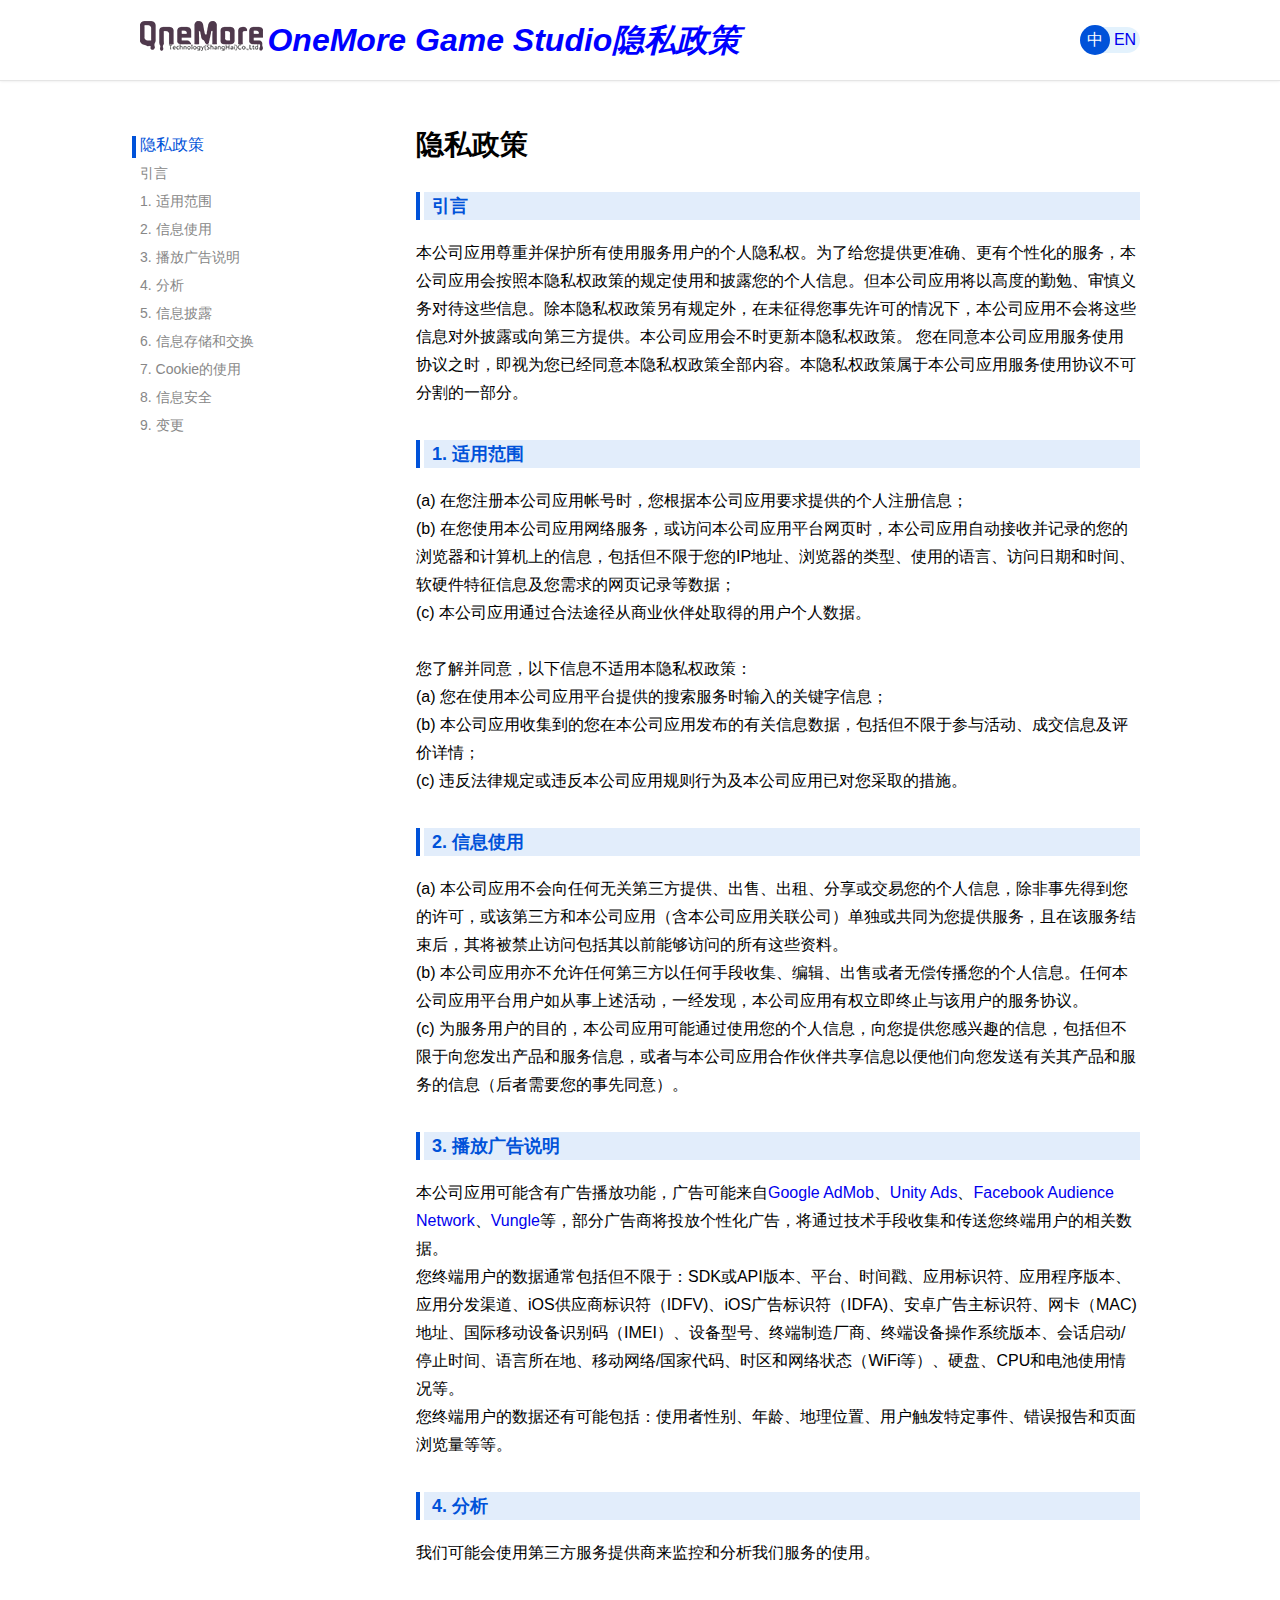
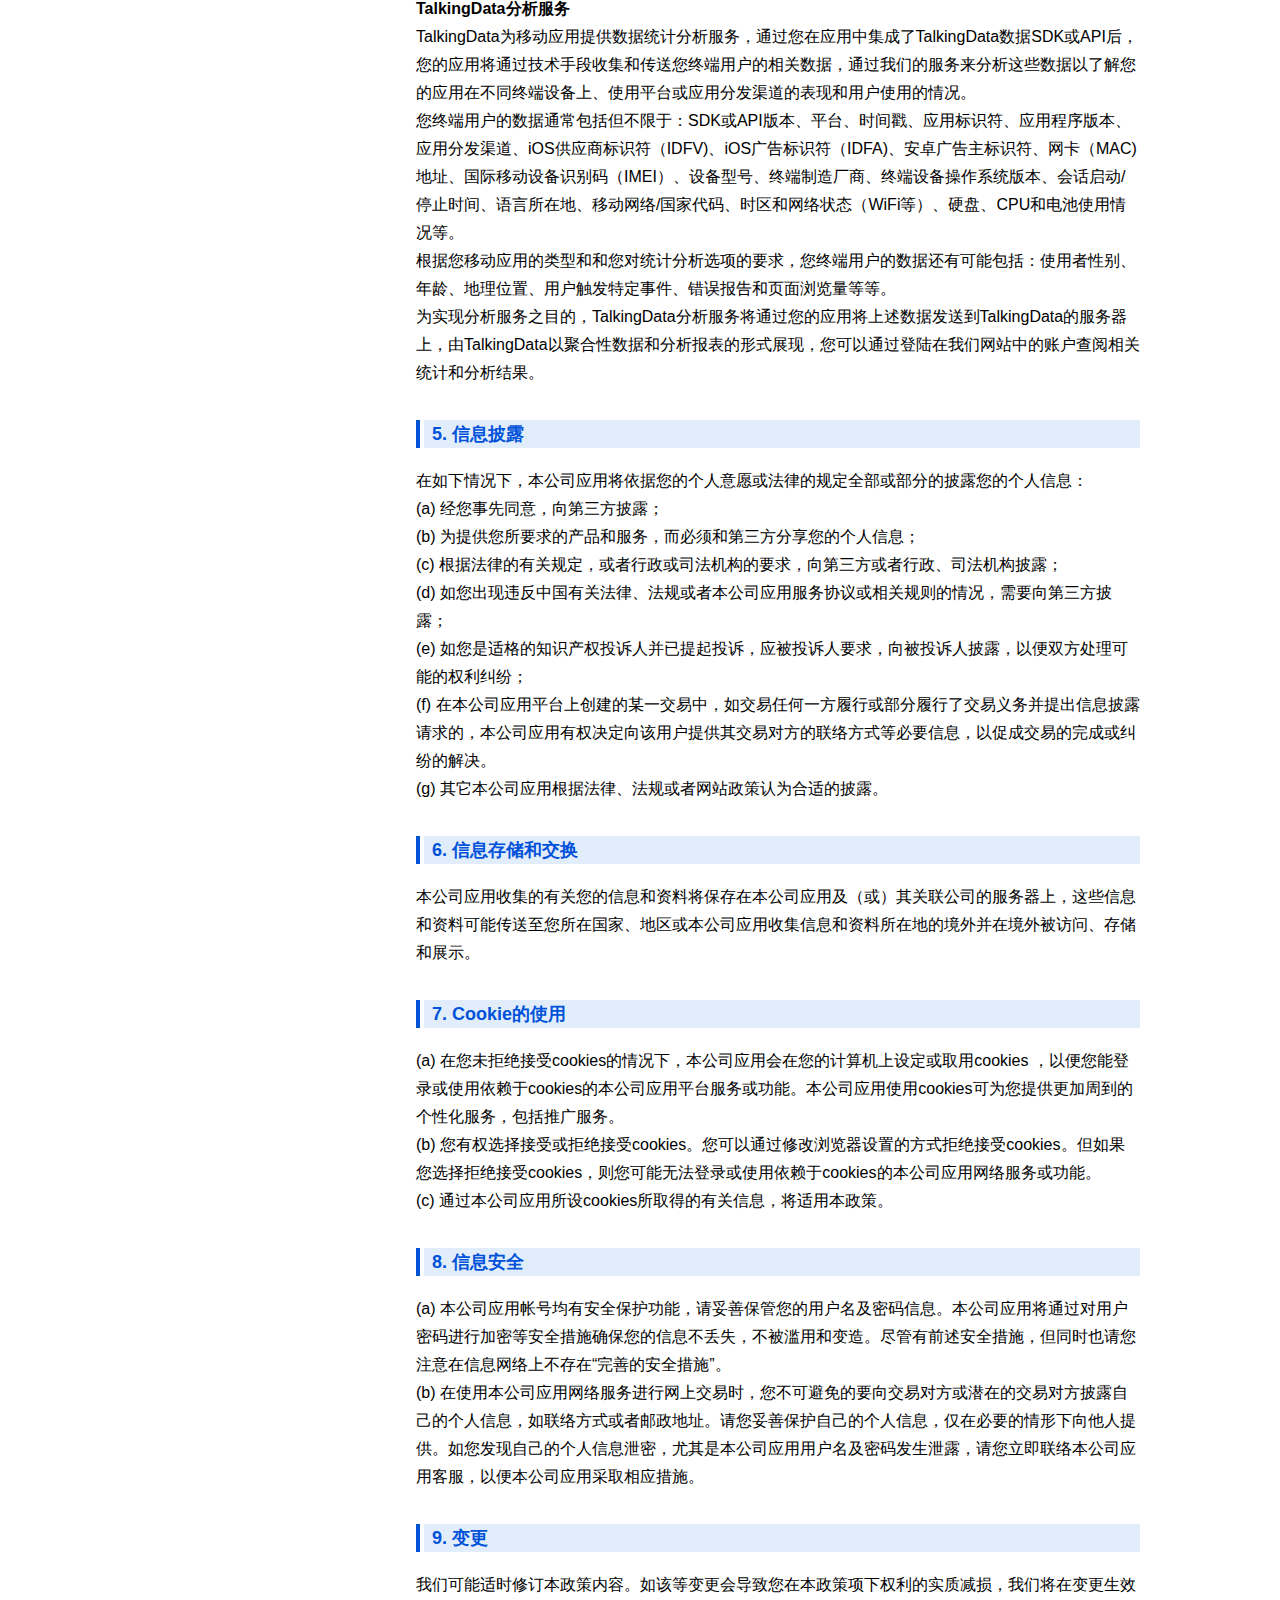
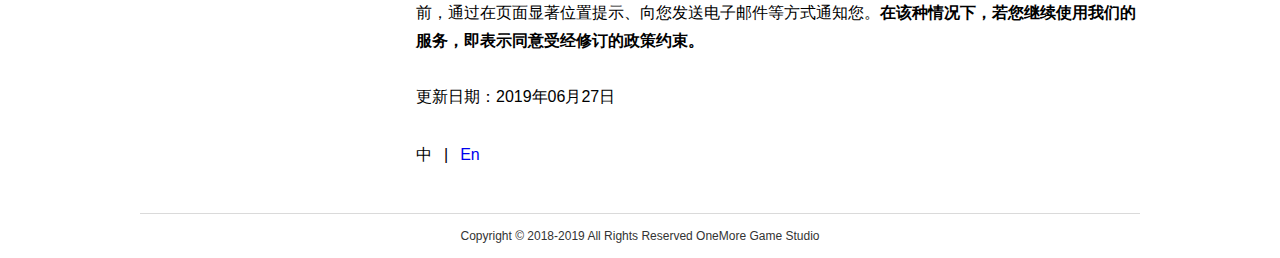
<file: Privacy/index-m.html>
<!DOCTYPE html>
<html>
<head>
<meta charset="utf-8">
<title>
OneMore Game Studio隐私政策</title>
<!-- 适配代码 -->
<script>!function(a){var b=/iPhone/i,c=/iPod/i,d=/iPad/i,e=/(?=.*\bAndroid\b)(?=.*\bMobile\b)/i,f=/Android/i,g=/(?=.*\bAndroid\b)(?=.*\bSD4930UR\b)/i,h=/(?=.*\bAndroid\b)(?=.*\b(?:KFOT|KFTT|KFJWI|KFJWA|KFSOWI|KFTHWI|KFTHWA|KFAPWI|KFAPWA|KFARWI|KFASWI|KFSAWI|KFSAWA)\b)/i,i=/Windows Phone/i,j=/(?=.*\bWindows\b)(?=.*\bARM\b)/i,k=/BlackBerry/i,l=/BB10/i,m=/Opera Mini/i,n=/(CriOS|Chrome)(?=.*\bMobile\b)/i,o=/(?=.*\bFirefox\b)(?=.*\bMobile\b)/i,p=new RegExp("(?:Nexus 7|BNTV250|Kindle Fire|Silk|GT-P1000)","i"),q=function(a,b){return a.test(b)},r=function(a){var r=a||navigator.userAgent,s=r.split("[FBAN");if("undefined"!=typeof s[1]&&(r=s[0]),s=r.split("Twitter"),"undefined"!=typeof s[1]&&(r=s[0]),this.apple={phone:q(b,r),ipod:q(c,r),tablet:!q(b,r)&&q(d,r),device:q(b,r)||q(c,r)||q(d,r)},this.amazon={phone:q(g,r),tablet:!q(g,r)&&q(h,r),device:q(g,r)||q(h,r)},this.android={phone:q(g,r)||q(e,r),tablet:!q(g,r)&&!q(e,r)&&(q(h,r)||q(f,r)),device:q(g,r)||q(h,r)||q(e,r)||q(f,r)},this.windows={phone:q(i,r),tablet:q(j,r),device:q(i,r)||q(j,r)},this.other={blackberry:q(k,r),blackberry10:q(l,r),opera:q(m,r),firefox:q(o,r),chrome:q(n,r),device:q(k,r)||q(l,r)||q(m,r)||q(o,r)||q(n,r)},this.seven_inch=q(p,r),this.any=this.apple.device||this.android.device||this.windows.device||this.other.device||this.seven_inch,this.phone=this.apple.phone||this.android.phone||this.windows.phone,this.tablet=this.apple.tablet||this.android.tablet||this.windows.tablet,"undefined"==typeof window)return this},s=function(){var a=new r;return a.Class=r,a};"undefined"!=typeof module&&module.exports&&"undefined"==typeof window?module.exports=r:"undefined"!=typeof module&&module.exports&&"undefined"!=typeof window?module.exports=s():"function"==typeof define&&define.amd?define("isMobile",[],a.isMobile=s()):a.isMobile=s()}(this);</script><!--[if !IE]>|xGv00|e1e5852ab5125f8d7e6a12cf88c970dd<![endif]-->
<script> 
if (!isMobile.any) 
{
	//localhost不跳转，留作调试
	var is_localhost = (window.location.href.indexOf('//localhost/') == -1) ? false : true;
	if (is_localhost == false){
		window.location.href = './index.html';
	}
}
</script>
<meta name="viewport" content="width=device-width, initial-scale=1.0, user-scalable=0">
<meta name="apple-mobile-web-app-status-bar-style" content="black">
<meta name="apple-mobile-web-app-capable" content="yes">
<meta name="format-detection" content="telephone=no">
<style>
a,a:active,a:hover,a:link,a:visited{text-decoration:none}.dis,img{display:block}.nav,body{background-color:#fff}.cookie table,table{border-collapse:collapse}body,html{font:14px/22px PingFangSC-Regular,Microsoft YaHei,Simsun,Helvetica,Arial,sans-serif}body,button,dd,div,dl,dt,form,h1,h2,h3,h4,h5,h6,input,li,ol,p,td,textarea,th,ul{padding:0;margin:0}button,input,label,option,select,textarea{font:12px/18px Microsoft YaHei,Simsun,Helvetica,Arial,sans-serif}table{border-spacing:0}h1,h2,h3,h4,h5,h6{font-weight:400}ul{list-style:none}img{border:none}button{cursor:pointer}input,textarea{font-size:12px}a,a:active,a:visited{color:#0052D9}.fl{float:left}.fr{float:right}.undis{display:none}.nav{position:fixed;width:100%;height:44px;border-bottom:1px solid #e0e0e0;box-shadow:0 1px 4px 0 rgba(82,84,86,.26);z-index:6000}.nav .logo{position:absolute;top:0;left:0;height:24px;padding:10px}.nav .logo img{display:block;height:24px}.nav .directory,.nav .title{height:44px;line-height:44px}.nav .title{font-size:16px;color:#888;padding-left:58px}.nav .directory{position:absolute;top:0;right:0;color:#666;width:58px;background:url(//mat1.gtimg.com/www/qq2018/imgs/yszc/icon-drop-down.svg) 33px 17px no-repeat}.nav-panel,.overlay{position:fixed;left:0;width:100%}.nav-panel{top:-345px;height:390px;background-color:#fff;z-index:5000;overflow-y:auto}.nav-panel .inner{padding:0 15px 20px}.nav-panel .inner .title{font-family:PingFangSC-Medium;font-size:18px;color:#232323;padding-top:20px}.nav-panel .inner .sub-nav li{border-bottom:1px solid #e4e4e4}.nav-panel .inner .sub-nav li a{display:block;height:44px;line-height:44px;font-size:14px;color:#888;margin:0 -15px;padding:0 15px}.nav-panel .inner .sub-nav li a.on{color:#232323}.nav-panel .inner .sub-nav li a:active{background-color:#f4f4f4}.nav-panel .inner .sub-nav li.last{border-bottom:none}.opened{box-shadow:none}.opened .directory{background:url(//mat1.gtimg.com/www/qq2018/imgs/yszc/icon-pack-up.svg) 33px 17px no-repeat}.overlay{top:0;right:0;bottom:0;height:100%;background:rgba(0,0,0,.22);display:none}.main{padding:60px 20px 20px}.main .main-title{text-align:center;font-size:20px;margin-bottom:15px}.main h2{position:relative;font-family:PingFangSC-Medium;font-size:18px;color:#0052D9;height:100%;line-height:24px;background-color:#E2EDFB;margin-bottom:8px;text-indent:6px;margin-left:9px}.main .section,.main .section-0{margin-bottom:20px}.main h2::after{content:'';position:absolute;top:0;left:-8px;width:4px;height:100%;background-color:#0052d9}.main .section ul.level-1{padding-left:20px}.main .section ul.level-1>li{position:relative;padding-left:30px}.main .section ul.level-1 .num{position:absolute;top:0;left:0}.main .section ul.level-3>li{padding-left:30px}.main .section-0 .ul1,.main .section-0 .ul2{padding-left:20px}.main .section-0 .ul1 li{position:relative;padding-left:20px}.main .section-0 .ul1 li .num{position:absolute;top:0;left:0}.cookie table{width:100%;margin-top:32px}.cookie table td{border:1px solid #999;padding:10px;text-align:center}.cookie table td.td1{width:70px}.cookie table td p{text-align:left}article.a-post:target{padding-top:60px}.target-fix{position:relative;top:-60px;display:block;height:0;overflow:hidden}.select-language{margin:30px 0 14px}.select-language .split{margin:0 12px}
</style>
</head>
<body>
<div class="container">
	<!-- 顶部导航 -->
	<div id="header" class="header">
	<!-- 目录 -->
	<div id="nav" class="nav">
		<div class="logo"><img src="./logo.png" alt="OneMore Game Studio" /></div>
		<div class="directory"><!-- 目录 --></div>
	</div>
	<!-- 目录展开 -->
	<div class="nav-panel">
		<div class="inner">
			<div class="title">隐私政策</div><ul class="sub-nav"><li><a class="dj-w dj" href="#nav0">引言</a></li><li><a class="dj-w dj" href="#nav1">1. 适用范围</a></li><li><a class="dj-w dj" href="#nav2">2. 信息使用</a></li><li><a class="dj-w dj" href="#nav3">3. 播放广告说明</a></li><li><a class="dj-w dj" href="#nav4">4. 分析</a></li><li><a class="dj-w dj" href="#nav5">5. 信息披露</a></li><li><a class="dj-w dj" href="#nav6">6. 信息存储和交换</a></li><li><a class="dj-w dj" href="#nav7">7. Cookie的使用</a></li><li><a class="dj-w dj" href="#nav8">8. 信息安全</a></li><li><a class="dj-w dj" href="#nav9">9. 变更</a></li></ul>		</div>
	</div>	
	</div>

	<!-- 正文内容 -->
	<div class="main">
		<h1 class="main-title">隐私政策</h1><div class="target-fix" id="nav0"></div><h2>引言</h2><div class="section"><p>本公司应用尊重并保护所有使用服务用户的个人隐私权。为了给您提供更准确、更有个性化的服务，本公司应用会按照本隐私权政策的规定使用和披露您的个人信息。但本公司应用将以高度的勤勉、审慎义务对待这些信息。除本隐私权政策另有规定外，在未征得您事先许可的情况下，本公司应用不会将这些信息对外披露或向第三方提供。本公司应用会不时更新本隐私权政策。 您在同意本公司应用服务使用协议之时，即视为您已经同意本隐私权政策全部内容。本隐私权政策属于本公司应用服务使用协议不可分割的一部分。</p></div><div class="target-fix" id="nav1"></div><h2>1. 适用范围</h2><div class="section"><p>(a) 在您注册本公司应用帐号时，您根据本公司应用要求提供的个人注册信息；</p><p>(b) 在您使用本公司应用网络服务，或访问本公司应用平台网页时，本公司应用自动接收并记录的您的浏览器和计算机上的信息，包括但不限于您的IP地址、浏览器的类型、使用的语言、访问日期和时间、软硬件特征信息及您需求的网页记录等数据；</p><p>(c) 本公司应用通过合法途径从商业伙伴处取得的用户个人数据。</p><p><br/></p><p>您了解并同意，以下信息不适用本隐私权政策：</p><p>(a) 您在使用本公司应用平台提供的搜索服务时输入的关键字信息；</p><p>(b) 本公司应用收集到的您在本公司应用发布的有关信息数据，包括但不限于参与活动、成交信息及评价详情；</p><p>(c) 违反法律规定或违反本公司应用规则行为及本公司应用已对您采取的措施。</p></div><div class="target-fix" id="nav2"></div><h2>2. 信息使用</h2><div class="section"><p>(a) 本公司应用不会向任何无关第三方提供、出售、出租、分享或交易您的个人信息，除非事先得到您的许可，或该第三方和本公司应用（含本公司应用关联公司）单独或共同为您提供服务，且在该服务结束后，其将被禁止访问包括其以前能够访问的所有这些资料。</p><p>(b) 本公司应用亦不允许任何第三方以任何手段收集、编辑、出售或者无偿传播您的个人信息。任何本公司应用平台用户如从事上述活动，一经发现，本公司应用有权立即终止与该用户的服务协议。</p><p>(c) 为服务用户的目的，本公司应用可能通过使用您的个人信息，向您提供您感兴趣的信息，包括但不限于向您发出产品和服务信息，或者与本公司应用合作伙伴共享信息以便他们向您发送有关其产品和服务的信息（后者需要您的事先同意）。</p></div><div class="target-fix" id="nav3"></div><h2>3. 播放广告说明</h2><div class="section"><p>本公司应用可能含有广告播放功能，广告可能来自<a href='http://www.google.cn/admob'>Google AdMob</a>、<a href='https://unity.com/solutions/unity-ads'>Unity Ads</a>、<a href='https://www.facebook.com/audiencenetwork'>Facebook Audience Network</a>、<a href='https://vungle.com/'>Vungle</a>等，部分广告商将投放个性化广告，将通过技术手段收集和传送您终端用户的相关数据。</p><p>您终端用户的数据通常包括但不限于：SDK或API版本、平台、时间戳、应用标识符、应用程序版本、应用分发渠道、iOS供应商标识符（IDFV)、iOS广告标识符（IDFA)、安卓广告主标识符、网卡（MAC)地址、国际移动设备识别码（IMEI）、设备型号、终端制造厂商、终端设备操作系统版本、会话启动/停止时间、语言所在地、移动网络/国家代码、时区和网络状态（WiFi等）、硬盘、CPU和电池使用情况等。</p><p>您终端用户的数据还有可能包括：使用者性别、年龄、地理位置、用户触发特定事件、错误报告和页面浏览量等等。</p></div><div class="target-fix" id="nav4"></div><h2>4. 分析</h2><div class="section"><p>我们可能会使用第三方服务提供商来监控和分析我们服务的使用。</p><p><br/></p><p><b>TalkingData分析服务</b></p><p>TalkingData为移动应用提供数据统计分析服务，通过您在应用中集成了TalkingData数据SDK或API后，您的应用将通过技术手段收集和传送您终端用户的相关数据，通过我们的服务来分析这些数据以了解您的应用在不同终端设备上、使用平台或应用分发渠道的表现和用户使用的情况。</p><p>您终端用户的数据通常包括但不限于：SDK或API版本、平台、时间戳、应用标识符、应用程序版本、应用分发渠道、iOS供应商标识符（IDFV)、iOS广告标识符（IDFA)、安卓广告主标识符、网卡（MAC)地址、国际移动设备识别码（IMEI）、设备型号、终端制造厂商、终端设备操作系统版本、会话启动/停止时间、语言所在地、移动网络/国家代码、时区和网络状态（WiFi等）、硬盘、CPU和电池使用情况等。</p><p>根据您移动应用的类型和和您对统计分析选项的要求，您终端用户的数据还有可能包括：使用者性别、年龄、地理位置、用户触发特定事件、错误报告和页面浏览量等等。</p><p>为实现分析服务之目的，TalkingData分析服务将通过您的应用将上述数据发送到TalkingData的服务器上，由TalkingData以聚合性数据和分析报表的形式展现，您可以通过登陆在我们网站中的账户查阅相关统计和分析结果。</p></div><div class="target-fix" id="nav5"></div><h2>5. 信息披露</h2><div class="section"><p>在如下情况下，本公司应用将依据您的个人意愿或法律的规定全部或部分的披露您的个人信息：</p><p>(a) 经您事先同意，向第三方披露；</p><p>(b) 为提供您所要求的产品和服务，而必须和第三方分享您的个人信息；</p><p>(c) 根据法律的有关规定，或者行政或司法机构的要求，向第三方或者行政、司法机构披露；</p><p>(d) 如您出现违反中国有关法律、法规或者本公司应用服务协议或相关规则的情况，需要向第三方披露；</p><p>(e) 如您是适格的知识产权投诉人并已提起投诉，应被投诉人要求，向被投诉人披露，以便双方处理可能的权利纠纷；</p><p>(f) 在本公司应用平台上创建的某一交易中，如交易任何一方履行或部分履行了交易义务并提出信息披露请求的，本公司应用有权决定向该用户提供其交易对方的联络方式等必要信息，以促成交易的完成或纠纷的解决。</p><p>(g) 其它本公司应用根据法律、法规或者网站政策认为合适的披露。</p></div><div class="target-fix" id="nav6"></div><h2>6. 信息存储和交换</h2><div class="section"><p>本公司应用收集的有关您的信息和资料将保存在本公司应用及（或）其关联公司的服务器上，这些信息和资料可能传送至您所在国家、地区或本公司应用收集信息和资料所在地的境外并在境外被访问、存储和展示。</p></div><div class="target-fix" id="nav7"></div><h2>7. Cookie的使用</h2><div class="section"><p>(a) 在您未拒绝接受cookies的情况下，本公司应用会在您的计算机上设定或取用cookies ，以便您能登录或使用依赖于cookies的本公司应用平台服务或功能。本公司应用使用cookies可为您提供更加周到的个性化服务，包括推广服务。</p><p>(b) 您有权选择接受或拒绝接受cookies。您可以通过修改浏览器设置的方式拒绝接受cookies。但如果您选择拒绝接受cookies，则您可能无法登录或使用依赖于cookies的本公司应用网络服务或功能。</p><p>(c) 通过本公司应用所设cookies所取得的有关信息，将适用本政策。</p></div><div class="target-fix" id="nav8"></div><h2>8. 信息安全</h2><div class="section"><p>(a) 本公司应用帐号均有安全保护功能，请妥善保管您的用户名及密码信息。本公司应用将通过对用户密码进行加密等安全措施确保您的信息不丢失，不被滥用和变造。尽管有前述安全措施，但同时也请您注意在信息网络上不存在“完善的安全措施”。</p><p>(b) 在使用本公司应用网络服务进行网上交易时，您不可避免的要向交易对方或潜在的交易对方披露自己的个人信息，如联络方式或者邮政地址。请您妥善保护自己的个人信息，仅在必要的情形下向他人提供。如您发现自己的个人信息泄密，尤其是本公司应用用户名及密码发生泄露，请您立即联络本公司应用客服，以便本公司应用采取相应措施。</p></div><div class="target-fix" id="nav9"></div><h2>9. 变更</h2><div class="section"><p>我们可能适时修订本政策内容。如该等变更会导致您在本政策项下权利的实质减损，我们将在变更生效前，通过在页面显著位置提示、向您发送电子邮件等方式通知您。<b>在该种情况下，若您继续使用我们的服务，即表示同意受经修订的政策约束。</b></p><p><br/></p><p>更新日期：2019年06月27日</p></div>		<!-- 语言切换 -->
		<div class="select-language">
			<span>中</span><span class="split">|</span><a href="./index-m_en.html">En</a>		</div>
	</div>
	<!-- 遮罩 -->
	<div class="overlay"></div>
</div>

<!-- script -->
<script src="//mat1.gtimg.com/www/qq2018/js/libs/jquery/jquery-3.3.1.min.js"></script>
<script>
~(function () {
    /**
     * 导航点击
     */

    // 展开导航
    function openNav() {
      $('#nav').toggleClass('opened', true)
      $('.nav-panel').animate({top: 45})
      $('.overlay').fadeIn()
    }

    // 关闭导航
    function closeNav() {
      $('#nav').toggleClass('opened', false)
      $('.nav-panel').animate({top: -345})
      $('.overlay').fadeOut()
    }

    // 导航绑定事件
    $('#nav').on('click', function () {
      if ($('#nav').hasClass('opened')) {
        closeNav()
      } else {
        openNav()  
      }
    })

    // 导航列表绑定点击事件
    $('.sub-nav li a').each(function (index, elm) {
      $(elm).on('click', function () {
        $('.sub-nav li a').removeClass('on').eq(index).addClass('on')
        closeNav()
      })
    })

  })();
</script>
</body>
</html>
</file>
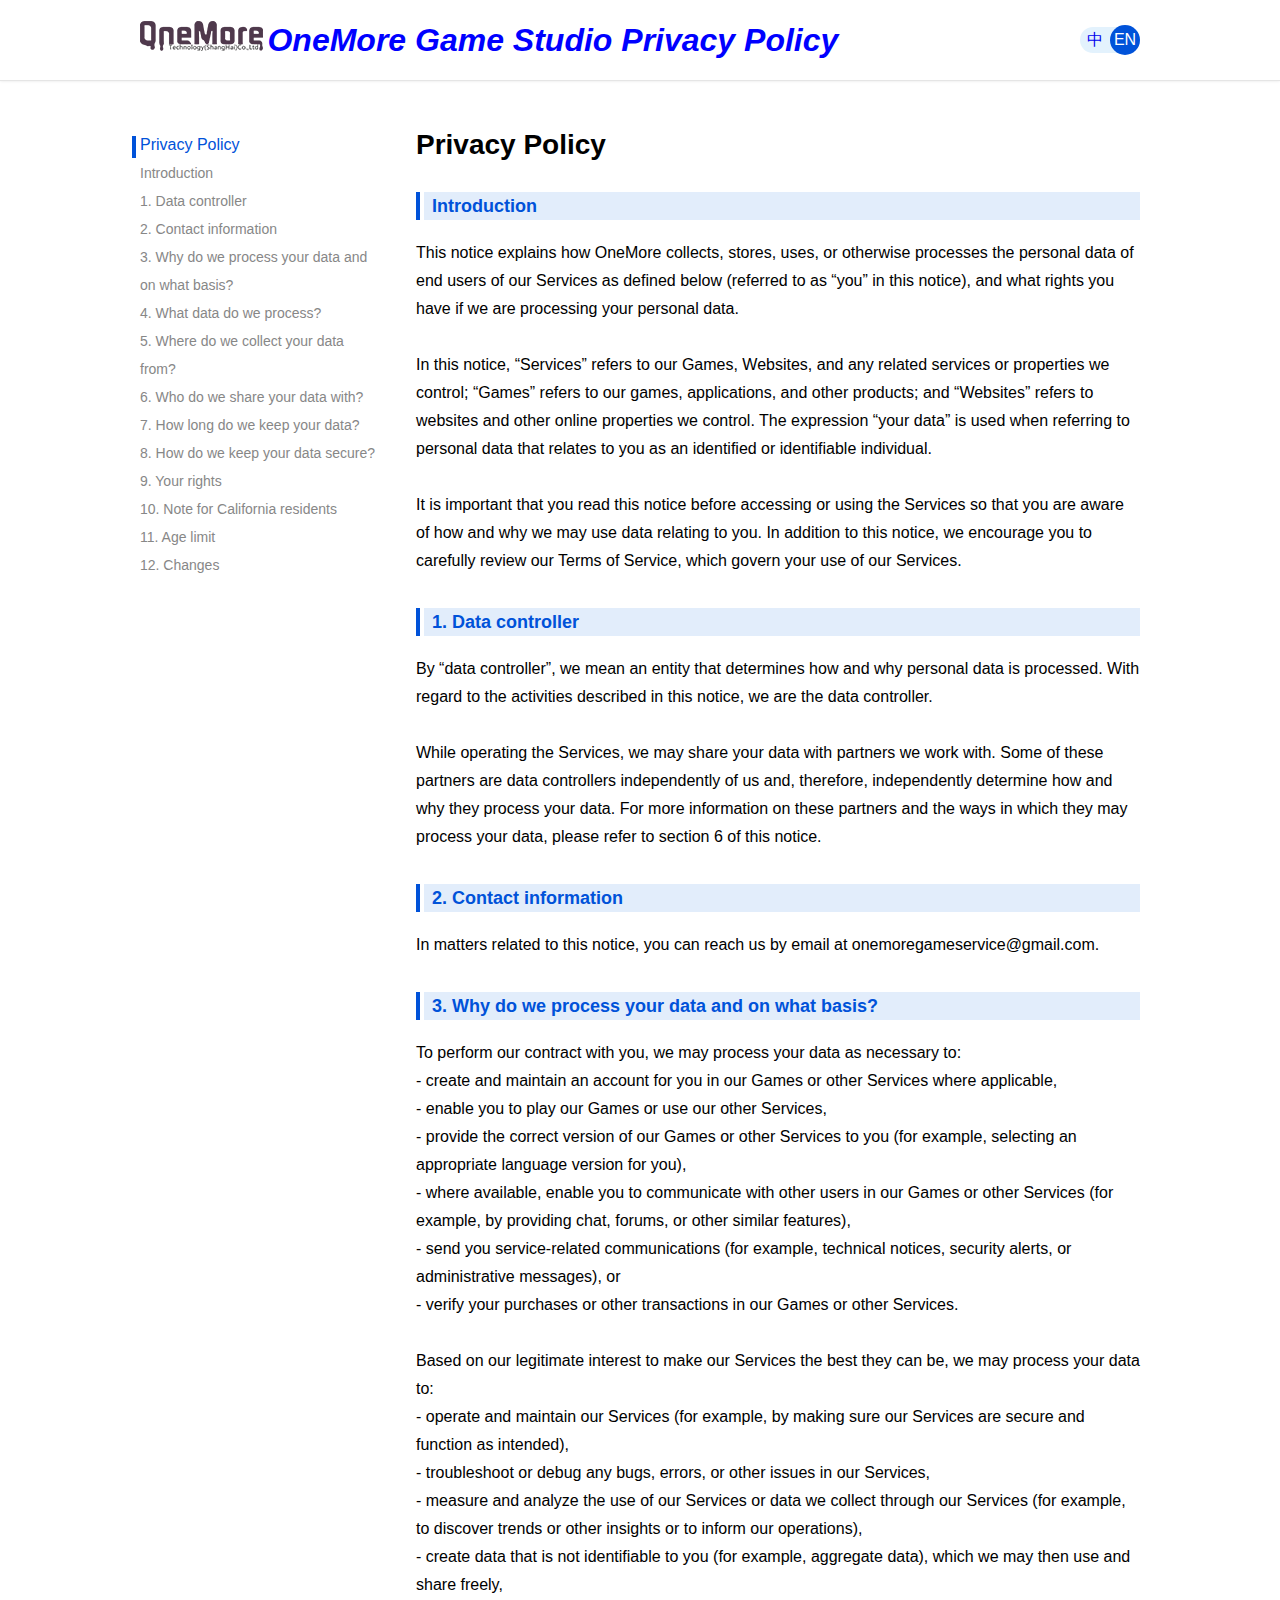
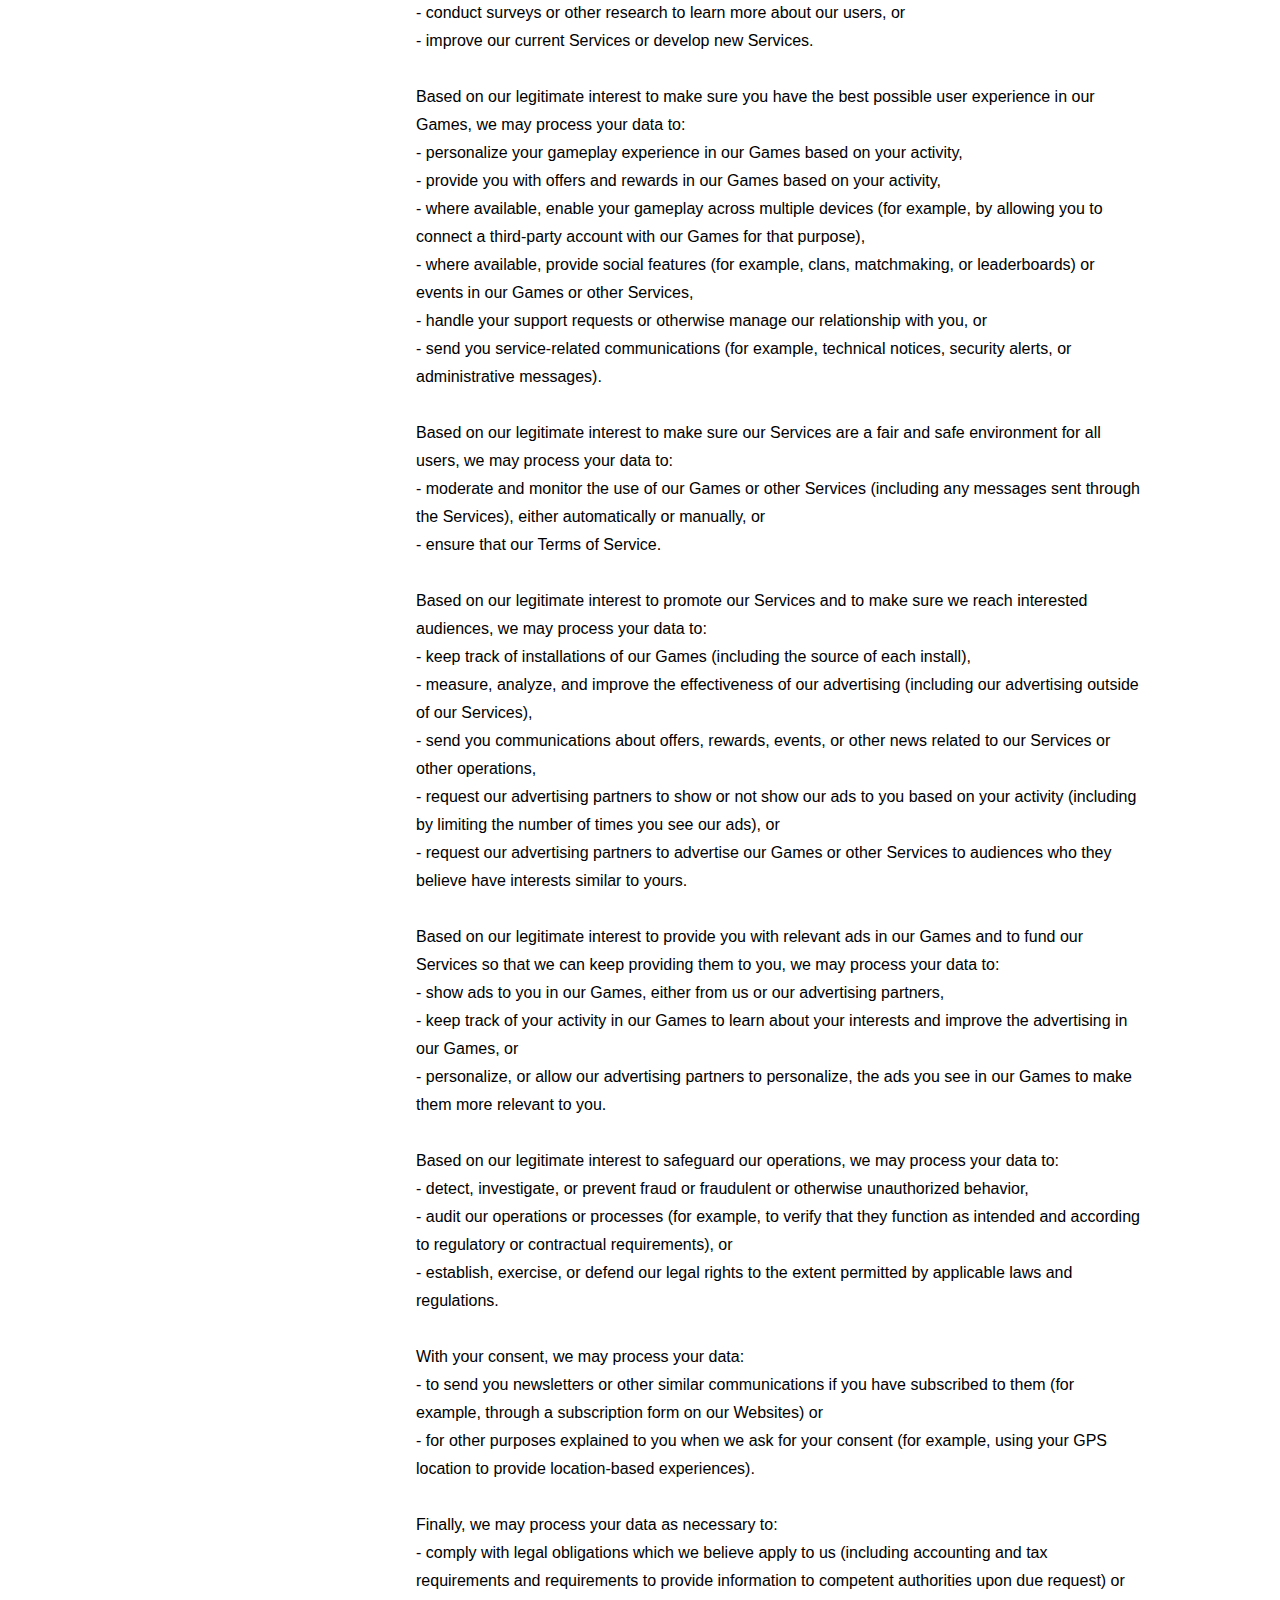
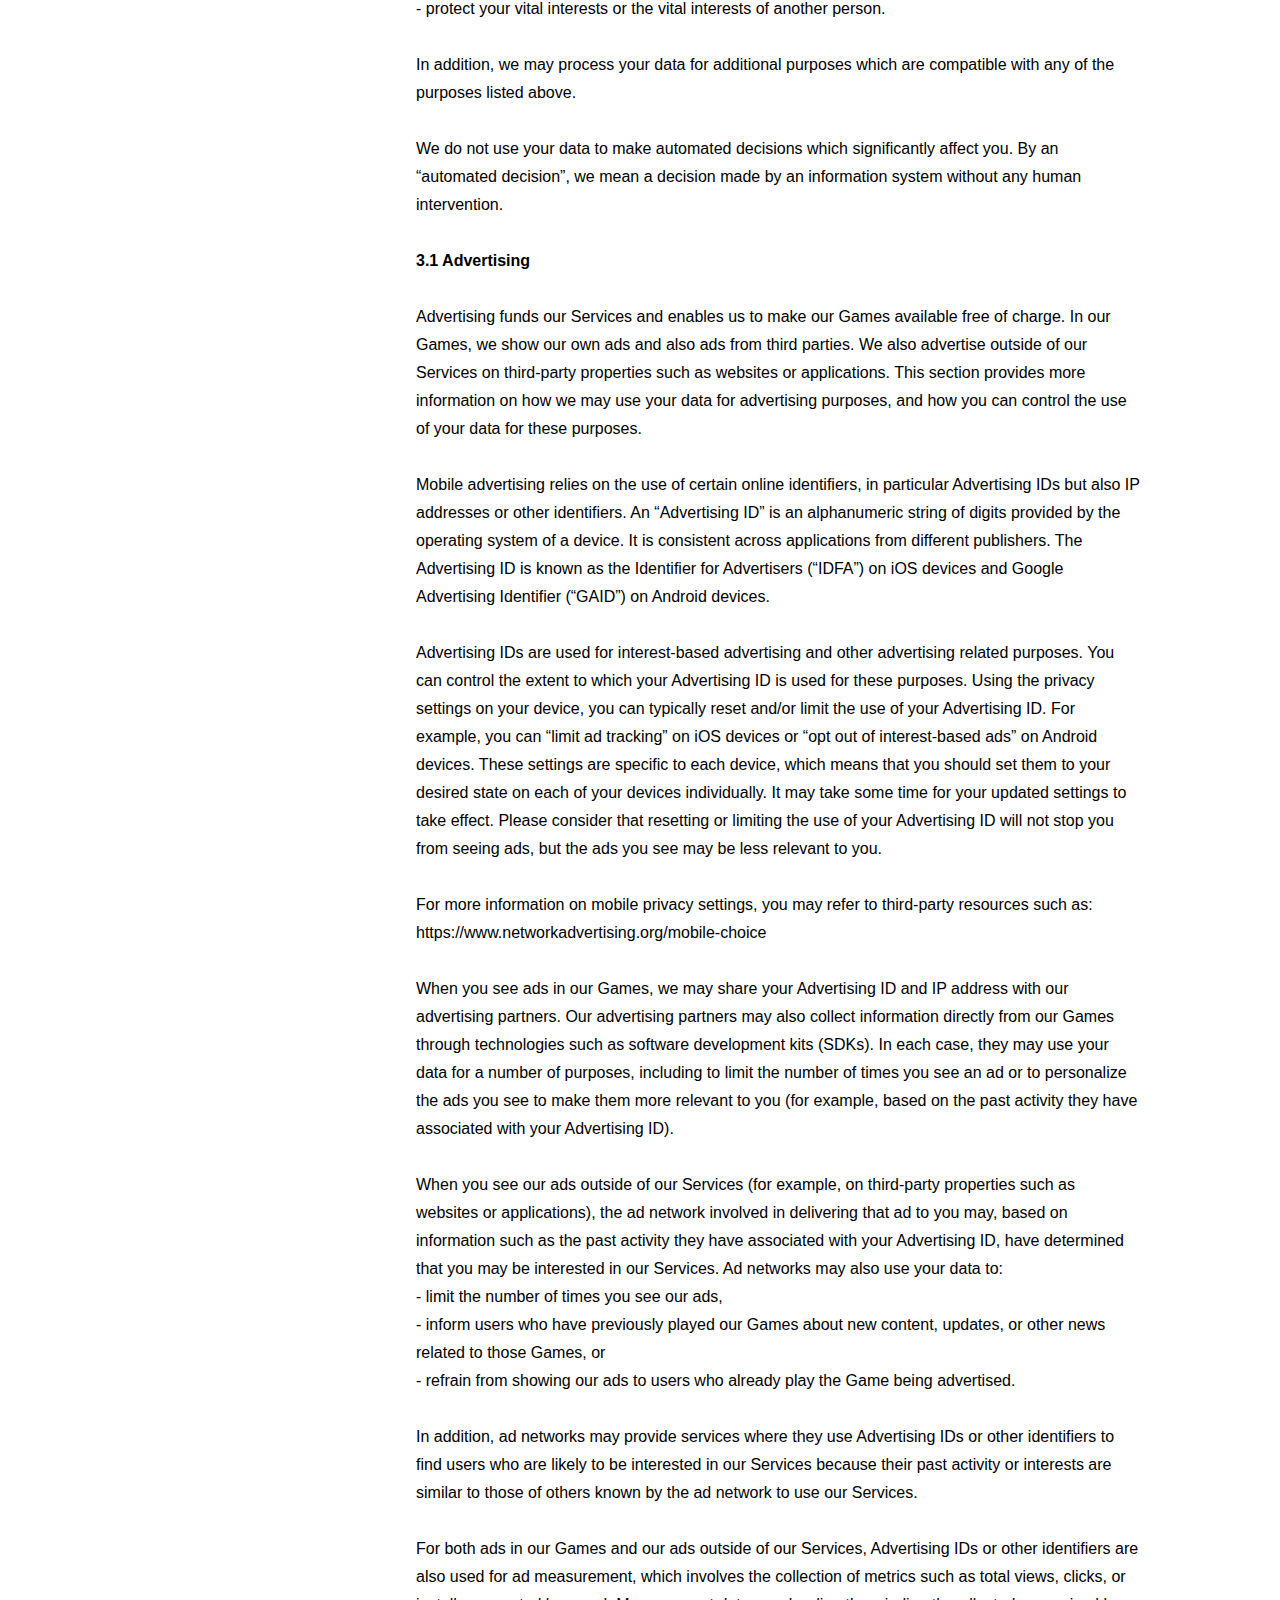
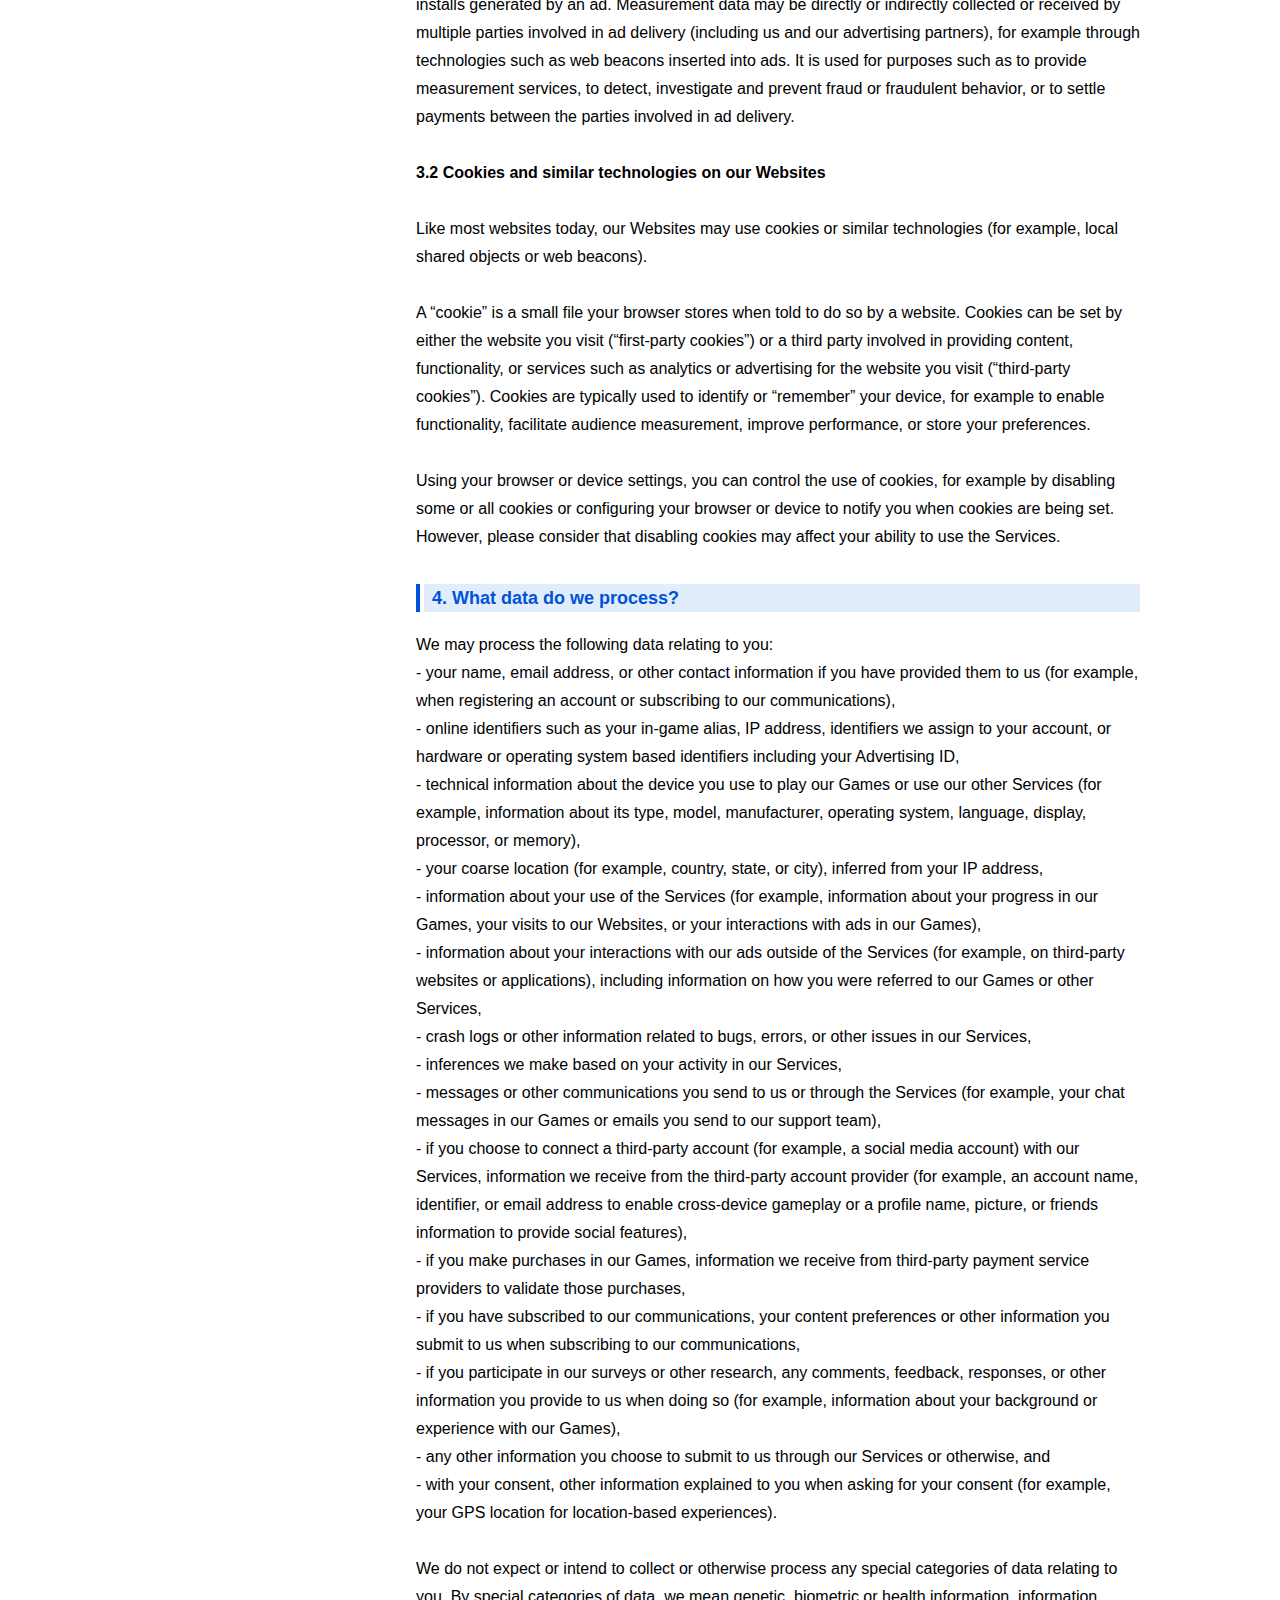
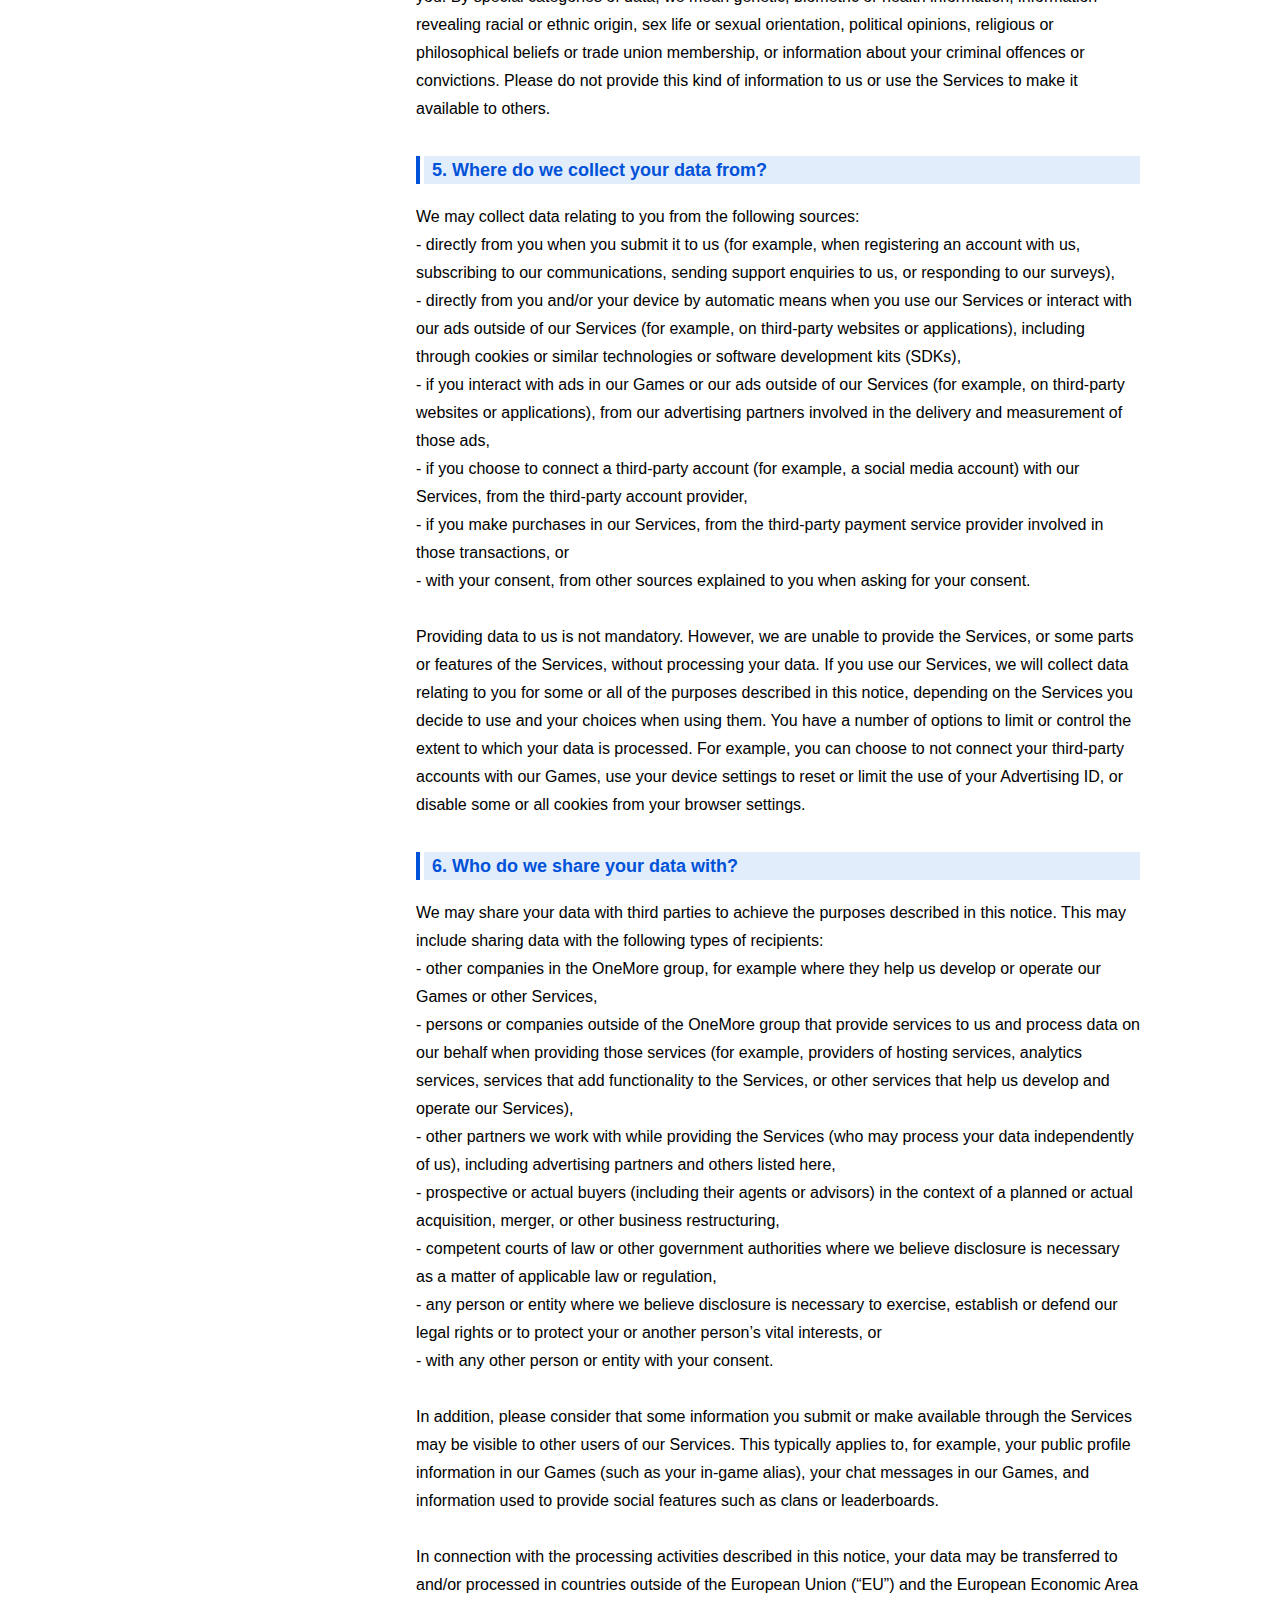
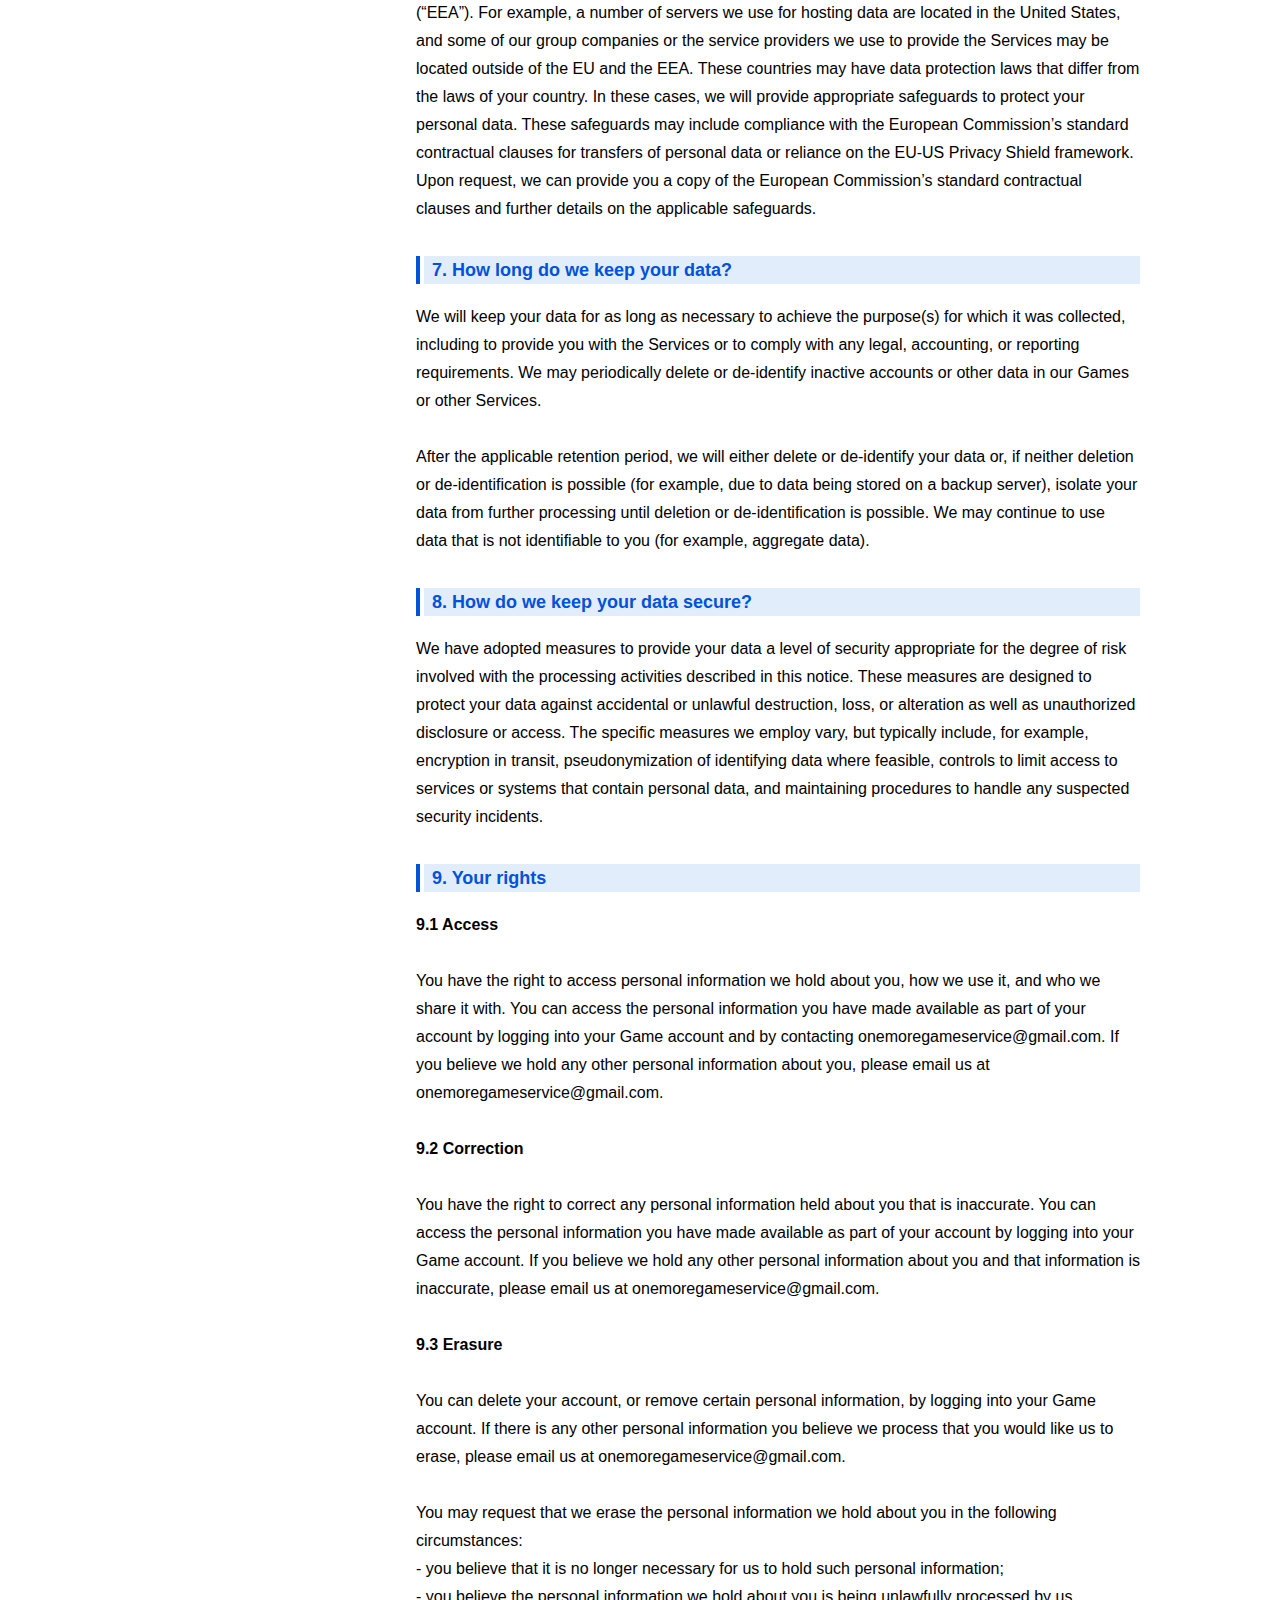
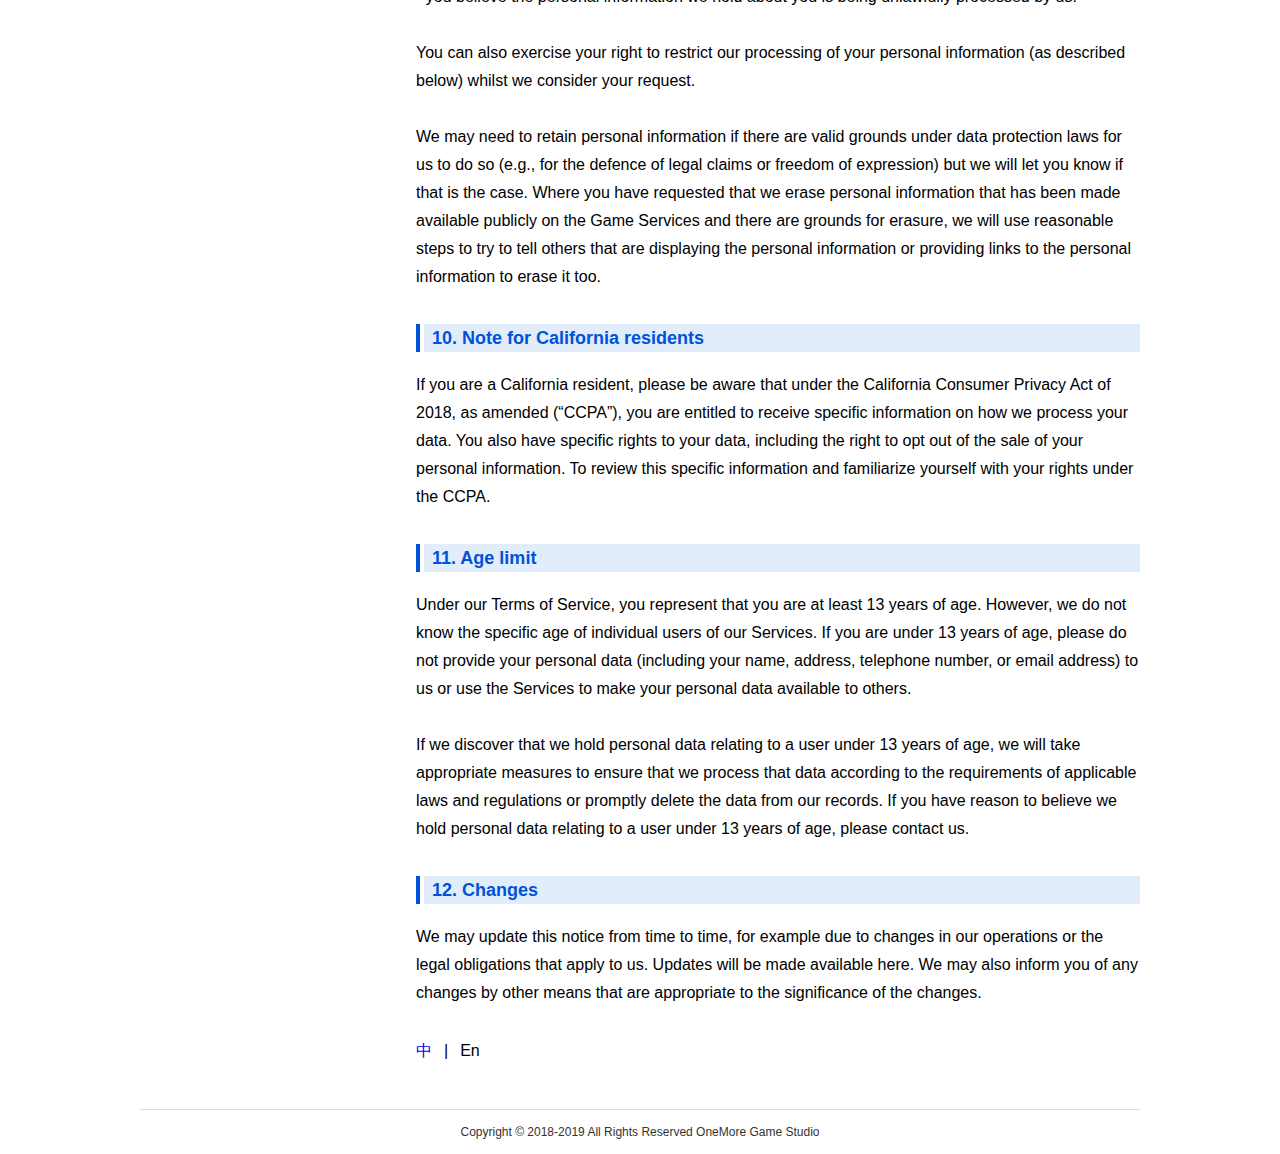
<file: Privacy/index-m_en.html>
<!DOCTYPE html>
<html>
<head>
<meta charset="utf-8">
<title>
OneMore Game Studio Privacy Policy</title>
<!-- 适配代码 -->
<script>!function(a){var b=/iPhone/i,c=/iPod/i,d=/iPad/i,e=/(?=.*\bAndroid\b)(?=.*\bMobile\b)/i,f=/Android/i,g=/(?=.*\bAndroid\b)(?=.*\bSD4930UR\b)/i,h=/(?=.*\bAndroid\b)(?=.*\b(?:KFOT|KFTT|KFJWI|KFJWA|KFSOWI|KFTHWI|KFTHWA|KFAPWI|KFAPWA|KFARWI|KFASWI|KFSAWI|KFSAWA)\b)/i,i=/Windows Phone/i,j=/(?=.*\bWindows\b)(?=.*\bARM\b)/i,k=/BlackBerry/i,l=/BB10/i,m=/Opera Mini/i,n=/(CriOS|Chrome)(?=.*\bMobile\b)/i,o=/(?=.*\bFirefox\b)(?=.*\bMobile\b)/i,p=new RegExp("(?:Nexus 7|BNTV250|Kindle Fire|Silk|GT-P1000)","i"),q=function(a,b){return a.test(b)},r=function(a){var r=a||navigator.userAgent,s=r.split("[FBAN");if("undefined"!=typeof s[1]&&(r=s[0]),s=r.split("Twitter"),"undefined"!=typeof s[1]&&(r=s[0]),this.apple={phone:q(b,r),ipod:q(c,r),tablet:!q(b,r)&&q(d,r),device:q(b,r)||q(c,r)||q(d,r)},this.amazon={phone:q(g,r),tablet:!q(g,r)&&q(h,r),device:q(g,r)||q(h,r)},this.android={phone:q(g,r)||q(e,r),tablet:!q(g,r)&&!q(e,r)&&(q(h,r)||q(f,r)),device:q(g,r)||q(h,r)||q(e,r)||q(f,r)},this.windows={phone:q(i,r),tablet:q(j,r),device:q(i,r)||q(j,r)},this.other={blackberry:q(k,r),blackberry10:q(l,r),opera:q(m,r),firefox:q(o,r),chrome:q(n,r),device:q(k,r)||q(l,r)||q(m,r)||q(o,r)||q(n,r)},this.seven_inch=q(p,r),this.any=this.apple.device||this.android.device||this.windows.device||this.other.device||this.seven_inch,this.phone=this.apple.phone||this.android.phone||this.windows.phone,this.tablet=this.apple.tablet||this.android.tablet||this.windows.tablet,"undefined"==typeof window)return this},s=function(){var a=new r;return a.Class=r,a};"undefined"!=typeof module&&module.exports&&"undefined"==typeof window?module.exports=r:"undefined"!=typeof module&&module.exports&&"undefined"!=typeof window?module.exports=s():"function"==typeof define&&define.amd?define("isMobile",[],a.isMobile=s()):a.isMobile=s()}(this);</script><!--[if !IE]>|xGv00|e1e5852ab5125f8d7e6a12cf88c970dd<![endif]-->
<script> 
if (!isMobile.any) 
{
	//localhost不跳转，留作调试
	var is_localhost = (window.location.href.indexOf('//localhost/') == -1) ? false : true;
	if (is_localhost == false){
		window.location.href = './index_en.html';
	}
}
</script>
<meta name="viewport" content="width=device-width, initial-scale=1.0, user-scalable=0">
<meta name="apple-mobile-web-app-status-bar-style" content="black">
<meta name="apple-mobile-web-app-capable" content="yes">
<meta name="format-detection" content="telephone=no">
<style>
a,a:active,a:hover,a:link,a:visited{text-decoration:none}.dis,img{display:block}.nav,body{background-color:#fff}.cookie table,table{border-collapse:collapse}body,html{font:14px/22px PingFangSC-Regular,Microsoft YaHei,Simsun,Helvetica,Arial,sans-serif}body,button,dd,div,dl,dt,form,h1,h2,h3,h4,h5,h6,input,li,ol,p,td,textarea,th,ul{padding:0;margin:0}button,input,label,option,select,textarea{font:12px/18px Microsoft YaHei,Simsun,Helvetica,Arial,sans-serif}table{border-spacing:0}h1,h2,h3,h4,h5,h6{font-weight:400}ul{list-style:none}img{border:none}button{cursor:pointer}input,textarea{font-size:12px}a,a:active,a:visited{color:#0052D9}.fl{float:left}.fr{float:right}.undis{display:none}.nav{position:fixed;width:100%;height:44px;border-bottom:1px solid #e0e0e0;box-shadow:0 1px 4px 0 rgba(82,84,86,.26);z-index:6000}.nav .logo{position:absolute;top:0;left:0;height:24px;padding:10px}.nav .logo img{display:block;height:24px}.nav .directory,.nav .title{height:44px;line-height:44px}.nav .title{font-size:16px;color:#888;padding-left:58px}.nav .directory{position:absolute;top:0;right:0;color:#666;width:58px;background:url(//mat1.gtimg.com/www/qq2018/imgs/yszc/icon-drop-down.svg) 33px 17px no-repeat}.nav-panel,.overlay{position:fixed;left:0;width:100%}.nav-panel{top:-345px;height:390px;background-color:#fff;z-index:5000;overflow-y:auto}.nav-panel .inner{padding:0 15px 20px}.nav-panel .inner .title{font-family:PingFangSC-Medium;font-size:18px;color:#232323;padding-top:20px}.nav-panel .inner .sub-nav li{border-bottom:1px solid #e4e4e4}.nav-panel .inner .sub-nav li a{display:block;height:44px;line-height:44px;font-size:14px;color:#888;margin:0 -15px;padding:0 15px}.nav-panel .inner .sub-nav li a.on{color:#232323}.nav-panel .inner .sub-nav li a:active{background-color:#f4f4f4}.nav-panel .inner .sub-nav li.last{border-bottom:none}.opened{box-shadow:none}.opened .directory{background:url(//mat1.gtimg.com/www/qq2018/imgs/yszc/icon-pack-up.svg) 33px 17px no-repeat}.overlay{top:0;right:0;bottom:0;height:100%;background:rgba(0,0,0,.22);display:none}.main{padding:60px 20px 20px}.main .main-title{text-align:center;font-size:20px;margin-bottom:15px}.main h2{position:relative;font-family:PingFangSC-Medium;font-size:18px;color:#0052D9;height:100%;line-height:24px;background-color:#E2EDFB;margin-bottom:8px;text-indent:6px;margin-left:9px}.main .section,.main .section-0{margin-bottom:20px}.main h2::after{content:'';position:absolute;top:0;left:-8px;width:4px;height:100%;background-color:#0052d9}.main .section ul.level-1{padding-left:20px}.main .section ul.level-1>li{position:relative;padding-left:30px}.main .section ul.level-1 .num{position:absolute;top:0;left:0}.main .section ul.level-3>li{padding-left:30px}.main .section-0 .ul1,.main .section-0 .ul2{padding-left:20px}.main .section-0 .ul1 li{position:relative;padding-left:20px}.main .section-0 .ul1 li .num{position:absolute;top:0;left:0}.cookie table{width:100%;margin-top:32px}.cookie table td{border:1px solid #999;padding:10px;text-align:center}.cookie table td.td1{width:70px}.cookie table td p{text-align:left}article.a-post:target{padding-top:60px}.target-fix{position:relative;top:-60px;display:block;height:0;overflow:hidden}.select-language{margin:30px 0 14px}.select-language .split{margin:0 12px}
</style>
</head>
<body>
<div class="container">
	<!-- 顶部导航 -->
	<div id="header" class="header">
	<!-- 目录 -->
	<div id="nav" class="nav">
		<div class="logo"><img src="./logo.png" alt="OneMore Game Studio" /></div>
		<div class="directory"><!-- 目录 --></div>
	</div>
	<!-- 目录展开 -->
	<div class="nav-panel">
		<div class="inner">
			<div class="title">Privacy Policy</div><ul class="sub-nav"><li><a class="dj-w dj" href="#nav0">Introduction</a></li><li><a class="dj-w dj" href="#nav1">1. Data controller</a></li><li><a class="dj-w dj" href="#nav2">2. Contact information</a></li><li><a class="dj-w dj" href="#nav3">3. Why do we process your data and on what basis?</a></li><li><a class="dj-w dj" href="#nav4">4. What data do we process?</a></li><li><a class="dj-w dj" href="#nav5">5. Where do we collect your data from?</a></li><li><a class="dj-w dj" href="#nav6">6. Who do we share your data with?</a></li><li><a class="dj-w dj" href="#nav7">7. How long do we keep your data?</a></li><li><a class="dj-w dj" href="#nav8">8. How do we keep your data secure?</a></li><li><a class="dj-w dj" href="#nav9">9. Your rights</a></li><li><a class="dj-w dj" href="#nav10">10. Note for California residents</a></li><li><a class="dj-w dj" href="#nav11">11. Age limit</a></li><li><a class="dj-w dj" href="#nav12">12. Changes</a></li></ul>		</div>
	</div>	
	</div>

	<!-- 正文内容 -->
	<div class="main">
		<h1 class="main-title">Privacy Policy</h1><div class="target-fix" id="nav0"></div><h2>Introduction</h2><div class="section"><p>This notice explains how OneMore collects, stores, uses, or otherwise processes the personal data of end users of our Services as defined below (referred to as “you” in this notice), and what rights you have if we are processing your personal data.</p><p><br/></p><p>In this notice, “Services” refers to our Games, Websites, and any related services or properties we control; “Games” refers to our games, applications, and other products; and “Websites” refers to websites and other online properties we control. The expression “your data” is used when referring to personal data that relates to you as an identified or identifiable individual.</p><p><br/></p><p>It is important that you read this notice before accessing or using the Services so that you are aware of how and why we may use data relating to you. In addition to this notice, we encourage you to carefully review our Terms of Service, which govern your use of our Services.</p></div><div class="target-fix" id="nav1"></div><h2>1. Data controller</h2><div class="section"><p>By “data controller”, we mean an entity that determines how and why personal data is processed. With regard to the activities described in this notice, we are the data controller.</p><p><br/></p><p>While operating the Services, we may share your data with partners we work with. Some of these partners are data controllers independently of us and, therefore, independently determine how and why they process your data. For more information on these partners and the ways in which they may process your data, please refer to section 6 of this notice.</p></div><div class="target-fix" id="nav2"></div><h2>2. Contact information</h2><div class="section"><p>In matters related to this notice, you can reach us by email at onemoregameservice@gmail.com.</p></div><div class="target-fix" id="nav3"></div><h2>3. Why do we process your data and on what basis?</h2><div class="section"><p>To perform our contract with you, we may process your data as necessary to:</p><p>- create and maintain an account for you in our Games or other Services where applicable,</p><p>- enable you to play our Games or use our other Services,</p><p>- provide the correct version of our Games or other Services to you (for example, selecting an appropriate language version for you),</p><p>- where available, enable you to communicate with other users in our Games or other Services (for example, by providing chat, forums, or other similar features),</p><p>- send you service-related communications (for example, technical notices, security alerts, or administrative messages), or</p><p>- verify your purchases or other transactions in our Games or other Services.</p><p><br/></p><p>Based on our legitimate interest to make our Services the best they can be, we may process your data to:</p><p>- operate and maintain our Services (for example, by making sure our Services are secure and function as intended),</p><p>- troubleshoot or debug any bugs, errors, or other issues in our Services,</p><p>- measure and analyze the use of our Services or data we collect through our Services (for example, to discover trends or other insights or to inform our operations),</p><p>- create data that is not identifiable to you (for example, aggregate data), which we may then use and share freely,</p><p>- conduct surveys or other research to learn more about our users, or</p><p>- improve our current Services or develop new Services.</p><p><br/></p><p>Based on our legitimate interest to make sure you have the best possible user experience in our Games, we may process your data to:</p><p>- personalize your gameplay experience in our Games based on your activity,</p><p>- provide you with offers and rewards in our Games based on your activity,</p><p>- where available, enable your gameplay across multiple devices (for example, by allowing you to connect a third-party account with our Games for that purpose),</p><p>- where available, provide social features (for example, clans, matchmaking, or leaderboards) or events in our Games or other Services,</p><p>- handle your support requests or otherwise manage our relationship with you, or</p><p>- send you service-related communications (for example, technical notices, security alerts, or administrative messages).</p><p><br/></p><p>Based on our legitimate interest to make sure our Services are a fair and safe environment for all users, we may process your data to:</p><p>- moderate and monitor the use of our Games or other Services (including any messages sent through the Services), either automatically or manually, or</p><p>- ensure that our Terms of Service.</p><p><br/></p><p>Based on our legitimate interest to promote our Services and to make sure we reach interested audiences, we may process your data to:</p><p>- keep track of installations of our Games (including the source of each install),</p><p>- measure, analyze, and improve the effectiveness of our advertising (including our advertising outside of our Services),</p><p>- send you communications about offers, rewards, events, or other news related to our Services or other operations,</p><p>- request our advertising partners to show or not show our ads to you based on your activity (including by limiting the number of times you see our ads), or</p><p>- request our advertising partners to advertise our Games or other Services to audiences who they believe have interests similar to yours.</p><p><br/></p><p>Based on our legitimate interest to provide you with relevant ads in our Games and to fund our Services so that we can keep providing them to you, we may process your data to:</p><p>- show ads to you in our Games, either from us or our advertising partners,</p><p>- keep track of your activity in our Games to learn about your interests and improve the advertising in our Games, or</p><p>- personalize, or allow our advertising partners to personalize, the ads you see in our Games to make them more relevant to you.</p><p><br/></p><p>Based on our legitimate interest to safeguard our operations, we may process your data to:</p><p>- detect, investigate, or prevent fraud or fraudulent or otherwise unauthorized behavior,</p><p>- audit our operations or processes (for example, to verify that they function as intended and according to regulatory or contractual requirements), or</p><p>- establish, exercise, or defend our legal rights to the extent permitted by applicable laws and regulations.</p><p><br/></p><p>With your consent, we may process your data:</p><p>- to send you newsletters or other similar communications if you have subscribed to them (for example, through a subscription form on our Websites) or</p><p>- for other purposes explained to you when we ask for your consent (for example, using your GPS location to provide location-based experiences).</p><p><br/></p><p>Finally, we may process your data as necessary to:</p><p>- comply with legal obligations which we believe apply to us (including accounting and tax requirements and requirements to provide information to competent authorities upon due request) or</p><p>- protect your vital interests or the vital interests of another person.</p><p><br/></p><p>In addition, we may process your data for additional purposes which are compatible with any of the purposes listed above.</p><p><br/></p><p>We do not use your data to make automated decisions which significantly affect you. By an “automated decision”, we mean a decision made by an information system without any human intervention.</p><p><br/></p><p><b>3.1 Advertising</b></p><p><br/></p><p>Advertising funds our Services and enables us to make our Games available free of charge. In our Games, we show our own ads and also ads from third parties. We also advertise outside of our Services on third-party properties such as websites or applications. This section provides more information on how we may use your data for advertising purposes, and how you can control the use of your data for these purposes.</p><p><br/></p><p>Mobile advertising relies on the use of certain online identifiers, in particular Advertising IDs but also IP addresses or other identifiers. An “Advertising ID” is an alphanumeric string of digits provided by the operating system of a device. It is consistent across applications from different publishers. The Advertising ID is known as the Identifier for Advertisers (“IDFA”) on iOS devices and Google Advertising Identifier (“GAID”) on Android devices.</p><p><br/></p><p>Advertising IDs are used for interest-based advertising and other advertising related purposes. You can control the extent to which your Advertising ID is used for these purposes. Using the privacy settings on your device, you can typically reset and/or limit the use of your Advertising ID. For example, you can “limit ad tracking” on iOS devices or “opt out of interest-based ads” on Android devices. These settings are specific to each device, which means that you should set them to your desired state on each of your devices individually. It may take some time for your updated settings to take effect. Please consider that resetting or limiting the use of your Advertising ID will not stop you from seeing ads, but the ads you see may be less relevant to you.</p><p><br/></p><p>For more information on mobile privacy settings, you may refer to third-party resources such as:</p><p>https://www.networkadvertising.org/mobile-choice</p><p><br/></p><p>When you see ads in our Games, we may share your Advertising ID and IP address with our advertising partners. Our advertising partners may also collect information directly from our Games through technologies such as software development kits (SDKs). In each case, they may use your data for a number of purposes, including to limit the number of times you see an ad or to personalize the ads you see to make them more relevant to you (for example, based on the past activity they have associated with your Advertising ID). </p><p><br/></p><p>When you see our ads outside of our Services (for example, on third-party properties such as websites or applications), the ad network involved in delivering that ad to you may, based on information such as the past activity they have associated with your Advertising ID, have determined that you may be interested in our Services. Ad networks may also use your data to:</p><p>- limit the number of times you see our ads,</p><p>- inform users who have previously played our Games about new content, updates, or other news related to those Games, or</p><p>- refrain from showing our ads to users who already play the Game being advertised.</p><p><br/></p><p>In addition, ad networks may provide services where they use Advertising IDs or other identifiers to find users who are likely to be interested in our Services because their past activity or interests are similar to those of others known by the ad network to use our Services.</p><p><br/></p><p>For both ads in our Games and our ads outside of our Services, Advertising IDs or other identifiers are also used for ad measurement, which involves the collection of metrics such as total views, clicks, or installs generated by an ad. Measurement data may be directly or indirectly collected or received by multiple parties involved in ad delivery (including us and our advertising partners), for example through technologies such as web beacons inserted into ads. It is used for purposes such as to provide measurement services, to detect, investigate and prevent fraud or fraudulent behavior, or to settle payments between the parties involved in ad delivery.</p><p><br/></p><p><b>3.2 Cookies and similar technologies on our Websites</b></p><p><br/></p><p>Like most websites today, our Websites may use cookies or similar technologies (for example, local shared objects or web beacons).</p><p><br/></p><p>A “cookie” is a small file your browser stores when told to do so by a website. Cookies can be set by either the website you visit (“first-party cookies”) or a third party involved in providing content, functionality, or services such as analytics or advertising for the website you visit (“third-party cookies”). Cookies are typically used to identify or “remember” your device, for example to enable functionality, facilitate audience measurement, improve performance, or store your preferences.</p><p><br/></p><p>Using your browser or device settings, you can control the use of cookies, for example by disabling some or all cookies or configuring your browser or device to notify you when cookies are being set. However, please consider that disabling cookies may affect your ability to use the Services.</p></div><div class="target-fix" id="nav4"></div><h2>4. What data do we process?</h2><div class="section"><p>We may process the following data relating to you:</p><p>- your name, email address, or other contact information if you have provided them to us (for example, when registering an account or subscribing to our communications),</p><p>- online identifiers such as your in-game alias, IP address, identifiers we assign to your account, or hardware or operating system based identifiers including your Advertising ID,</p><p>- technical information about the device you use to play our Games or use our other Services (for example, information about its type, model, manufacturer, operating system, language, display, processor, or memory),</p><p>- your coarse location (for example, country, state, or city), inferred from your IP address,</p><p>- information about your use of the Services (for example, information about your progress in our Games, your visits to our Websites, or your interactions with ads in our Games),</p><p>- information about your interactions with our ads outside of the Services (for example, on third-party websites or applications), including information on how you were referred to our Games or other Services,</p><p>- crash logs or other information related to bugs, errors, or other issues in our Services,</p><p>- inferences we make based on your activity in our Services,</p><p>- messages or other communications you send to us or through the Services (for example, your chat messages in our Games or emails you send to our support team),</p><p>- if you choose to connect a third-party account (for example, a social media account) with our Services, information we receive from the third-party account provider (for example, an account name, identifier, or email address to enable cross-device gameplay or a profile name, picture, or friends information to provide social features),</p><p>- if you make purchases in our Games, information we receive from third-party payment service providers to validate those purchases,</p><p>- if you have subscribed to our communications, your content preferences or other information you submit to us when subscribing to our communications,</p><p>- if you participate in our surveys or other research, any comments, feedback, responses, or other information you provide to us when doing so (for example, information about your background or experience with our Games),</p><p>- any other information you choose to submit to us through our Services or otherwise, and</p><p>- with your consent, other information explained to you when asking for your consent (for example, your GPS location for location-based experiences).</p><p><br/></p><p>We do not expect or intend to collect or otherwise process any special categories of data relating to you. By special categories of data, we mean genetic, biometric or health information, information revealing racial or ethnic origin, sex life or sexual orientation, political opinions, religious or philosophical beliefs or trade union membership, or information about your criminal offences or convictions. Please do not provide this kind of information to us or use the Services to make it available to others.</p></div><div class="target-fix" id="nav5"></div><h2>5. Where do we collect your data from?</h2><div class="section"><p>We may collect data relating to you from the following sources:</p><p>- directly from you when you submit it to us (for example, when registering an account with us, subscribing to our communications, sending support enquiries to us, or responding to our surveys),</p><p>- directly from you and/or your device by automatic means when you use our Services or interact with our ads outside of our Services (for example, on third-party websites or applications), including through cookies or similar technologies or software development kits (SDKs),</p><p>- if you interact with ads in our Games or our ads outside of our Services (for example, on third-party websites or applications), from our advertising partners involved in the delivery and measurement of those ads,</p><p>- if you choose to connect a third-party account (for example, a social media account) with our Services, from the third-party account provider,</p><p>- if you make purchases in our Services, from the third-party payment service provider involved in those transactions, or</p><p>- with your consent, from other sources explained to you when asking for your consent.</p><p><br/></p><p>Providing data to us is not mandatory. However, we are unable to provide the Services, or some parts or features of the Services, without processing your data. If you use our Services, we will collect data relating to you for some or all of the purposes described in this notice, depending on the Services you decide to use and your choices when using them. You have a number of options to limit or control the extent to which your data is processed. For example, you can choose to not connect your third-party accounts with our Games, use your device settings to reset or limit the use of your Advertising ID, or disable some or all cookies from your browser settings.</p></div><div class="target-fix" id="nav6"></div><h2>6. Who do we share your data with?</h2><div class="section"><p>We may share your data with third parties to achieve the purposes described in this notice. This may include sharing data with the following types of recipients:</p><p>- other companies in the OneMore group, for example where they help us develop or operate our Games or other Services,</p><p>- persons or companies outside of the OneMore group that provide services to us and process data on our behalf when providing those services (for example, providers of hosting services, analytics services, services that add functionality to the Services, or other services that help us develop and operate our Services),</p><p>- other partners we work with while providing the Services (who may process your data independently of us), including advertising partners and others listed here,</p><p>- prospective or actual buyers (including their agents or advisors) in the context of a planned or actual acquisition, merger, or other business restructuring,</p><p>- competent courts of law or other government authorities where we believe disclosure is necessary as a matter of applicable law or regulation,</p><p>- any person or entity where we believe disclosure is necessary to exercise, establish or defend our legal rights or to protect your or another person’s vital interests, or</p><p>- with any other person or entity with your consent.</p><p><br/></p><p>In addition, please consider that some information you submit or make available through the Services may be visible to other users of our Services. This typically applies to, for example, your public profile information in our Games (such as your in-game alias), your chat messages in our Games, and information used to provide social features such as clans or leaderboards.</p><p><br/></p><p>In connection with the processing activities described in this notice, your data may be transferred to and/or processed in countries outside of the European Union (“EU”) and the European Economic Area (“EEA”). For example, a number of servers we use for hosting data are located in the United States, and some of our group companies or the service providers we use to provide the Services may be located outside of the EU and the EEA. These countries may have data protection laws that differ from the laws of your country. In these cases, we will provide appropriate safeguards to protect your personal data. These safeguards may include compliance with the European Commission’s standard contractual clauses for transfers of personal data or reliance on the EU-US Privacy Shield framework. Upon request, we can provide you a copy of the European Commission’s standard contractual clauses and further details on the applicable safeguards.</p></div><div class="target-fix" id="nav7"></div><h2>7. How long do we keep your data?</h2><div class="section"><p>We will keep your data for as long as necessary to achieve the purpose(s) for which it was collected, including to provide you with the Services or to comply with any legal, accounting, or reporting requirements. We may periodically delete or de-identify inactive accounts or other data in our Games or other Services.</p><p><br/></p><p>After the applicable retention period, we will either delete or de-identify your data or, if neither deletion or de-identification is possible (for example, due to data being stored on a backup server), isolate your data from further processing until deletion or de-identification is possible. We may continue to use data that is not identifiable to you (for example, aggregate data).</p></div><div class="target-fix" id="nav8"></div><h2>8. How do we keep your data secure?</h2><div class="section"><p>We have adopted measures to provide your data a level of security appropriate for the degree of risk involved with the processing activities described in this notice. These measures are designed to protect your data against accidental or unlawful destruction, loss, or alteration as well as unauthorized disclosure or access. The specific measures we employ vary, but typically include, for example, encryption in transit, pseudonymization of identifying data where feasible, controls to limit access to services or systems that contain personal data, and maintaining procedures to handle any suspected security incidents.</p></div><div class="target-fix" id="nav9"></div><h2>9. Your rights</h2><div class="section"><p><b>9.1 Access</b></p><p><br/></p><p>You have the right to access personal information we hold about you, how we use it, and who we share it with. You can access the personal information you have made available as part of your account by logging into your Game account and by contacting onemoregameservice@gmail.com. If you believe we hold any other personal information about you, please email us at onemoregameservice@gmail.com.</p><p><br/></p><p><b>9.2 Correction</b></p><p><br/></p><p>You have the right to correct any personal information held about you that is inaccurate. You can access the personal information you have made available as part of your account by logging into your Game account. If you believe we hold any other personal information about you and that information is inaccurate, please email us at onemoregameservice@gmail.com.</p><p><br/></p><p><b>9.3 Erasure</b></p><p><br/></p><p>You can delete your account, or remove certain personal information, by logging into your Game account. If there is any other personal information you believe we process that you would like us to erase, please email us at onemoregameservice@gmail.com.</p><p><br/></p><p>You may request that we erase the personal information we hold about you in the following circumstances:</p><p>- you believe that it is no longer necessary for us to hold such personal information;</p><p>- you believe the personal information we hold about you is being unlawfully processed by us.</p><p><br/></p><p>You can also exercise your right to restrict our processing of your personal information (as described below) whilst we consider your request.</p><p><br/></p><p>We may need to retain personal information if there are valid grounds under data protection laws for us to do so (e.g., for the defence of legal claims or freedom of expression) but we will let you know if that is the case. Where you have requested that we erase personal information that has been made available publicly on the Game Services and there are grounds for erasure, we will use reasonable steps to try to tell others that are displaying the personal information or providing links to the personal information to erase it too.</p></div><div class="target-fix" id="nav10"></div><h2>10. Note for California residents</h2><div class="section"><p>If you are a California resident, please be aware that under the California Consumer Privacy Act of 2018, as amended (“CCPA”), you are entitled to receive specific information on how we process your data. You also have specific rights to your data, including the right to opt out of the sale of your personal information. To review this specific information and familiarize yourself with your rights under the CCPA.</p></div><div class="target-fix" id="nav11"></div><h2>11. Age limit</h2><div class="section"><p>Under our Terms of Service, you represent that you are at least 13 years of age. However, we do not know the specific age of individual users of our Services. If you are under 13 years of age, please do not provide your personal data (including your name, address, telephone number, or email address) to us or use the Services to make your personal data available to others.</p><p><br/></p><p>If we discover that we hold personal data relating to a user under 13 years of age, we will take appropriate measures to ensure that we process that data according to the requirements of applicable laws and regulations or promptly delete the data from our records. If you have reason to believe we hold personal data relating to a user under 13 years of age, please contact us.</p></div><div class="target-fix" id="nav12"></div><h2>12. Changes</h2><div class="section"><p>We may update this notice from time to time, for example due to changes in our operations or the legal obligations that apply to us. Updates will be made available here. We may also inform you of any changes by other means that are appropriate to the significance of the changes.</p></div>		<!-- 语言切换 -->
		<div class="select-language">
			<a href="./index-m.html">中</a><span class="split">|</span><span>En</span>		</div>
	</div>
	<!-- 遮罩 -->
	<div class="overlay"></div>
</div>

<!-- script -->
<script src="//mat1.gtimg.com/www/qq2018/js/libs/jquery/jquery-3.3.1.min.js"></script>
<script>
~(function () {
    /**
     * 导航点击
     */

    // 展开导航
    function openNav() {
      $('#nav').toggleClass('opened', true)
      $('.nav-panel').animate({top: 45})
      $('.overlay').fadeIn()
    }

    // 关闭导航
    function closeNav() {
      $('#nav').toggleClass('opened', false)
      $('.nav-panel').animate({top: -345})
      $('.overlay').fadeOut()
    }

    // 导航绑定事件
    $('#nav').on('click', function () {
      if ($('#nav').hasClass('opened')) {
        closeNav()
      } else {
        openNav()  
      }
    })

    // 导航列表绑定点击事件
    $('.sub-nav li a').each(function (index, elm) {
      $(elm).on('click', function () {
        $('.sub-nav li a').removeClass('on').eq(index).addClass('on')
        closeNav()
      })
    })

  })();
</script>
</body>
</html>
</file>
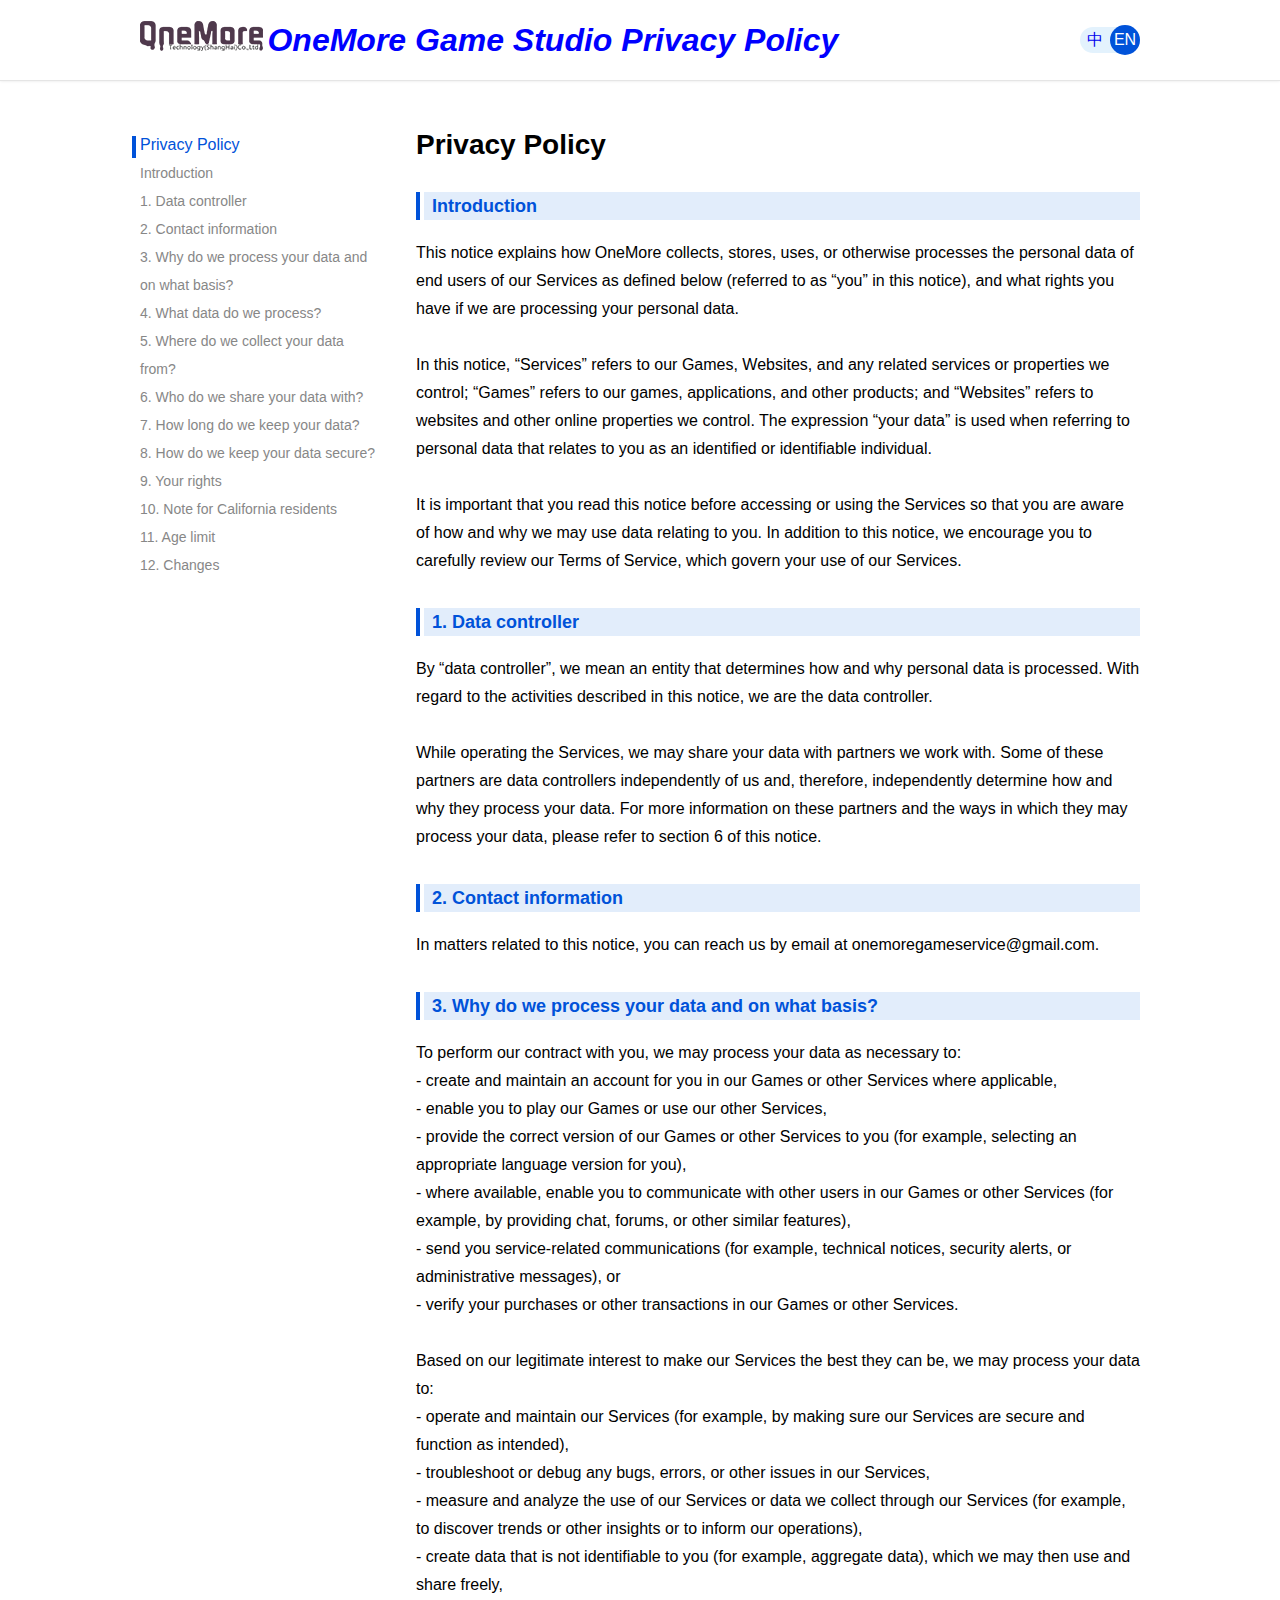
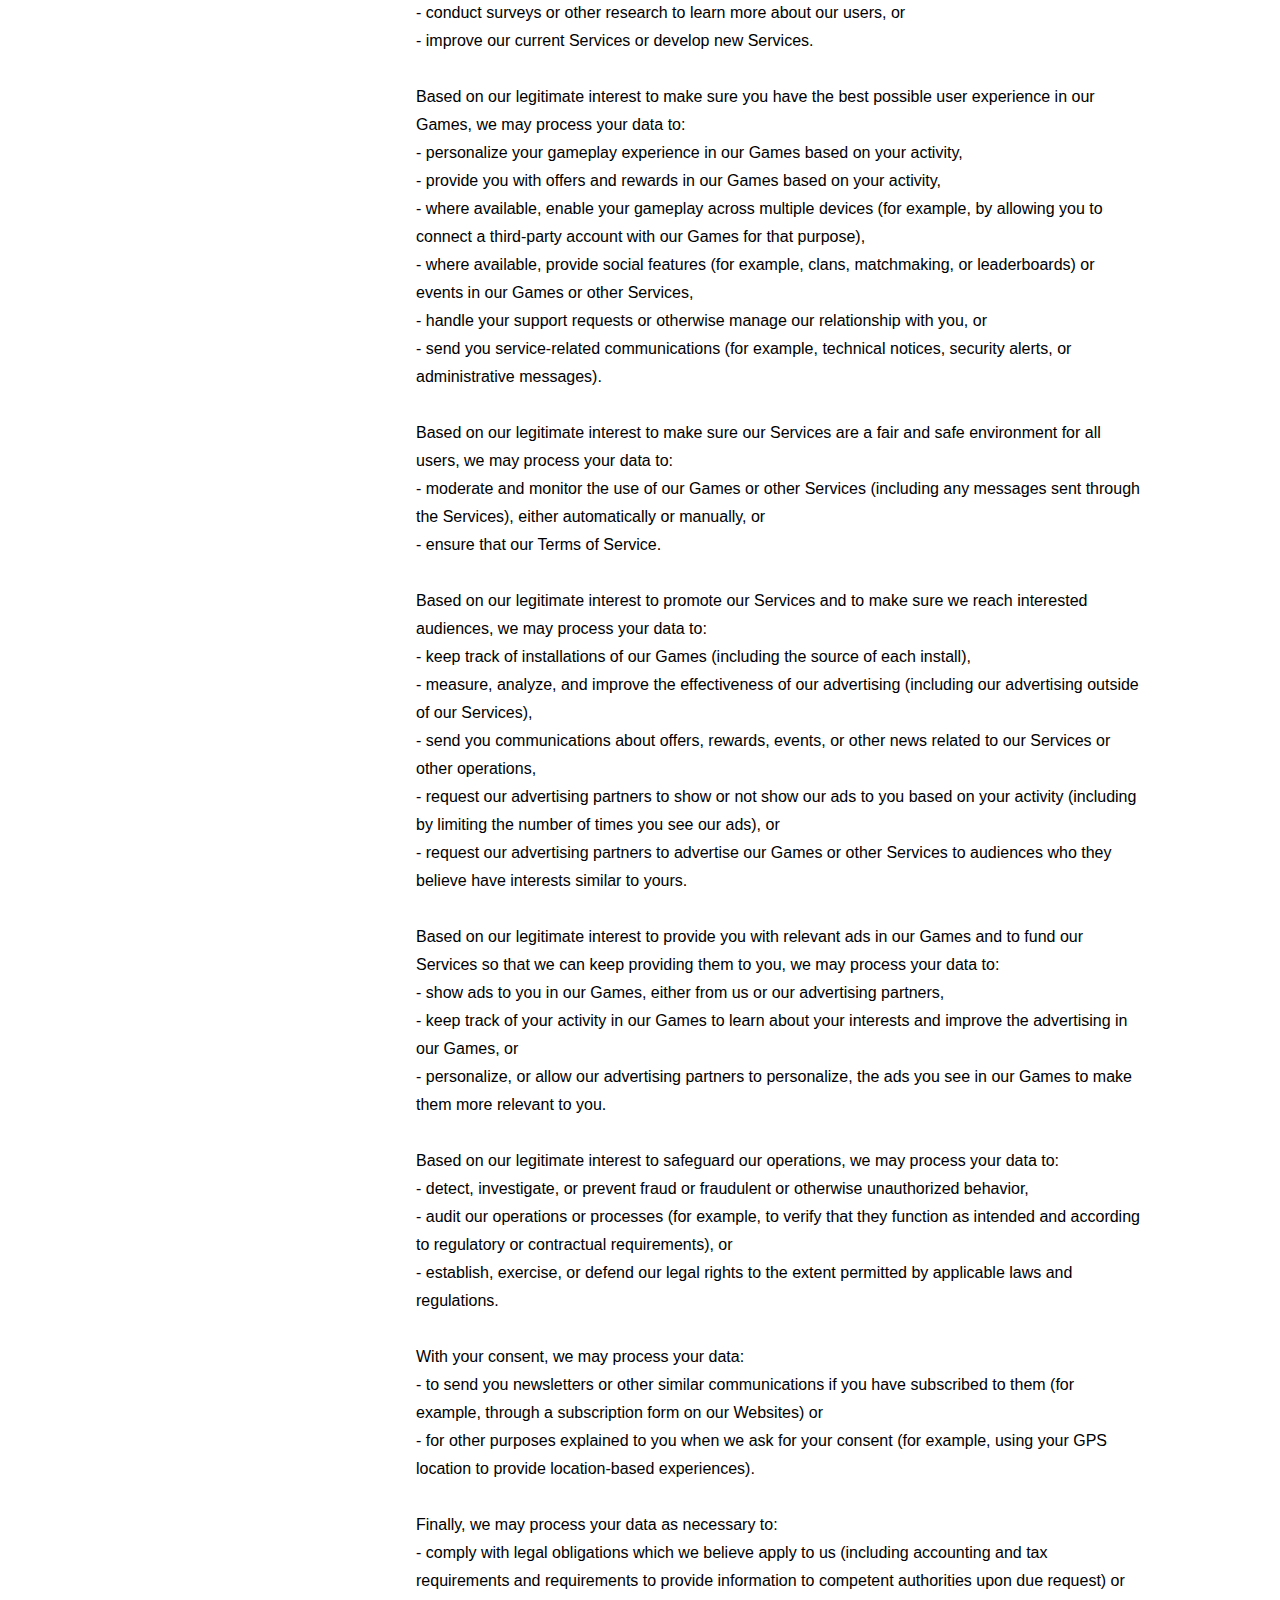
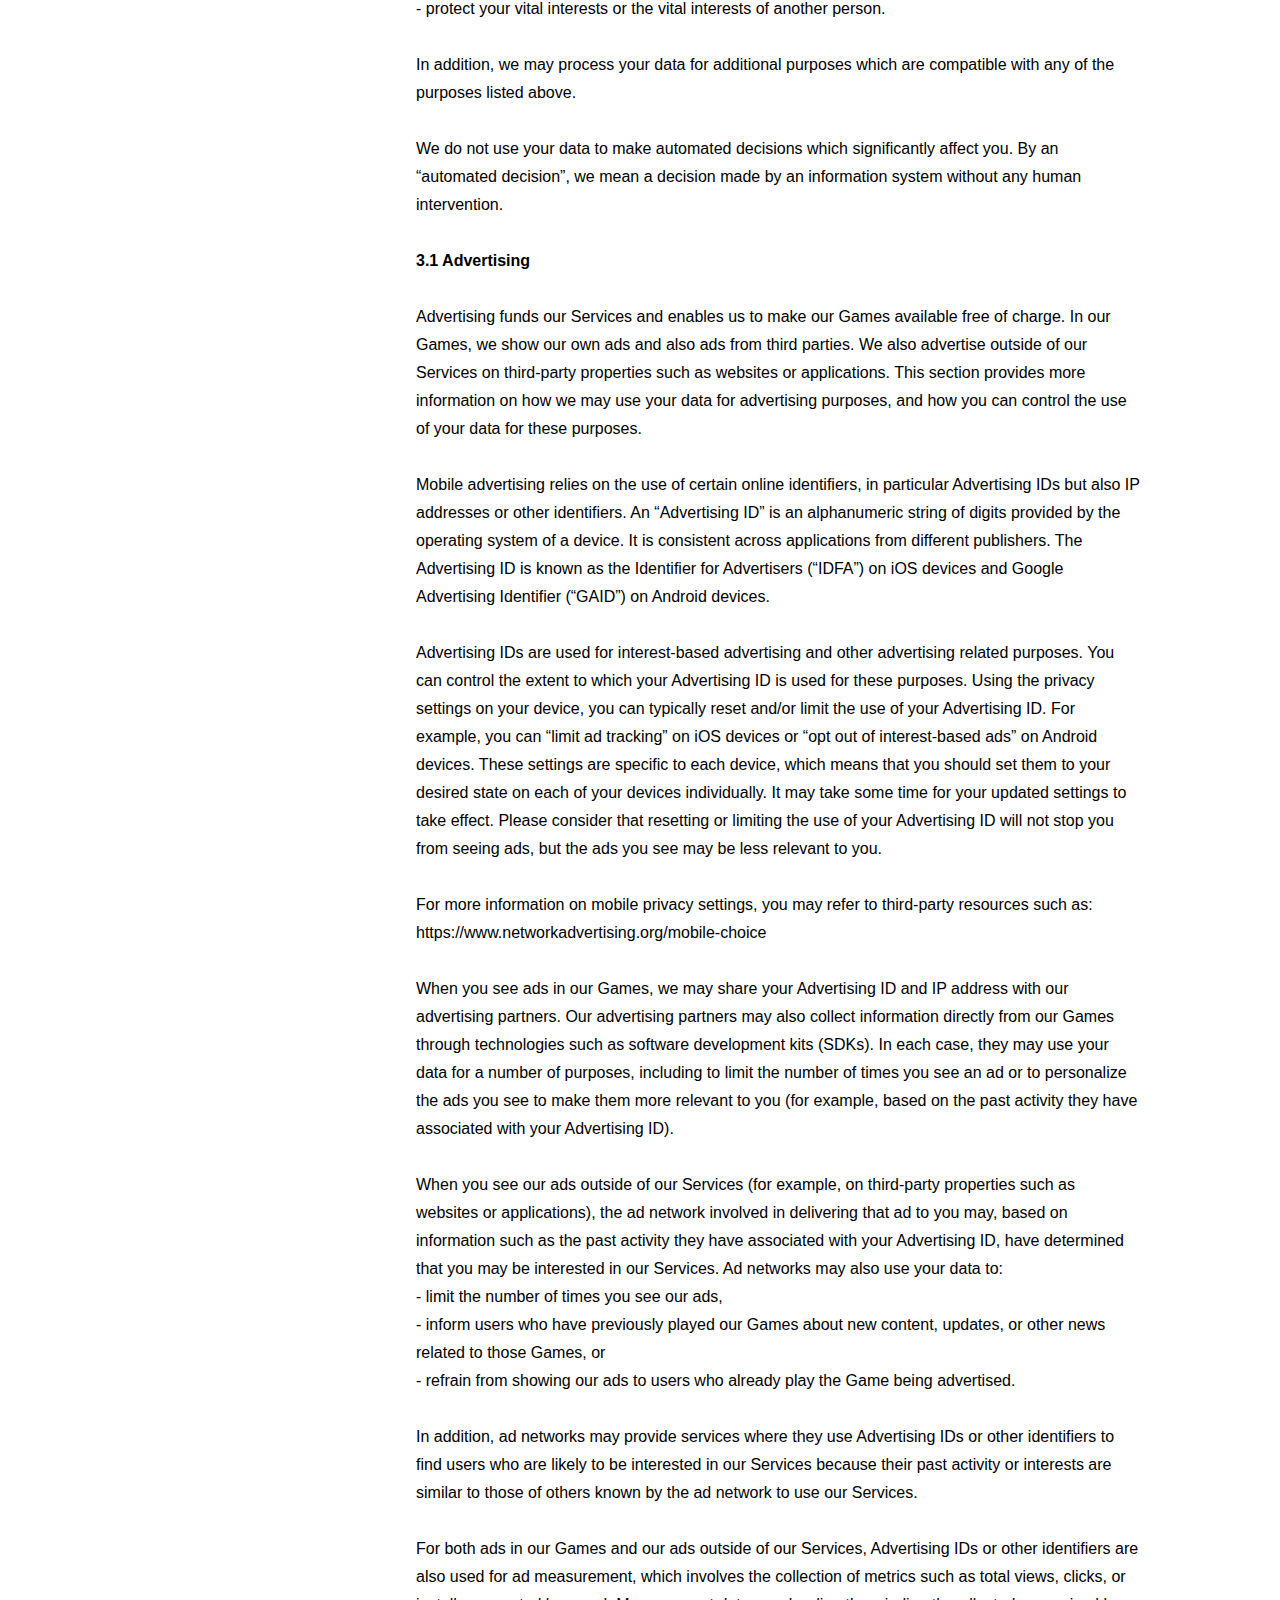
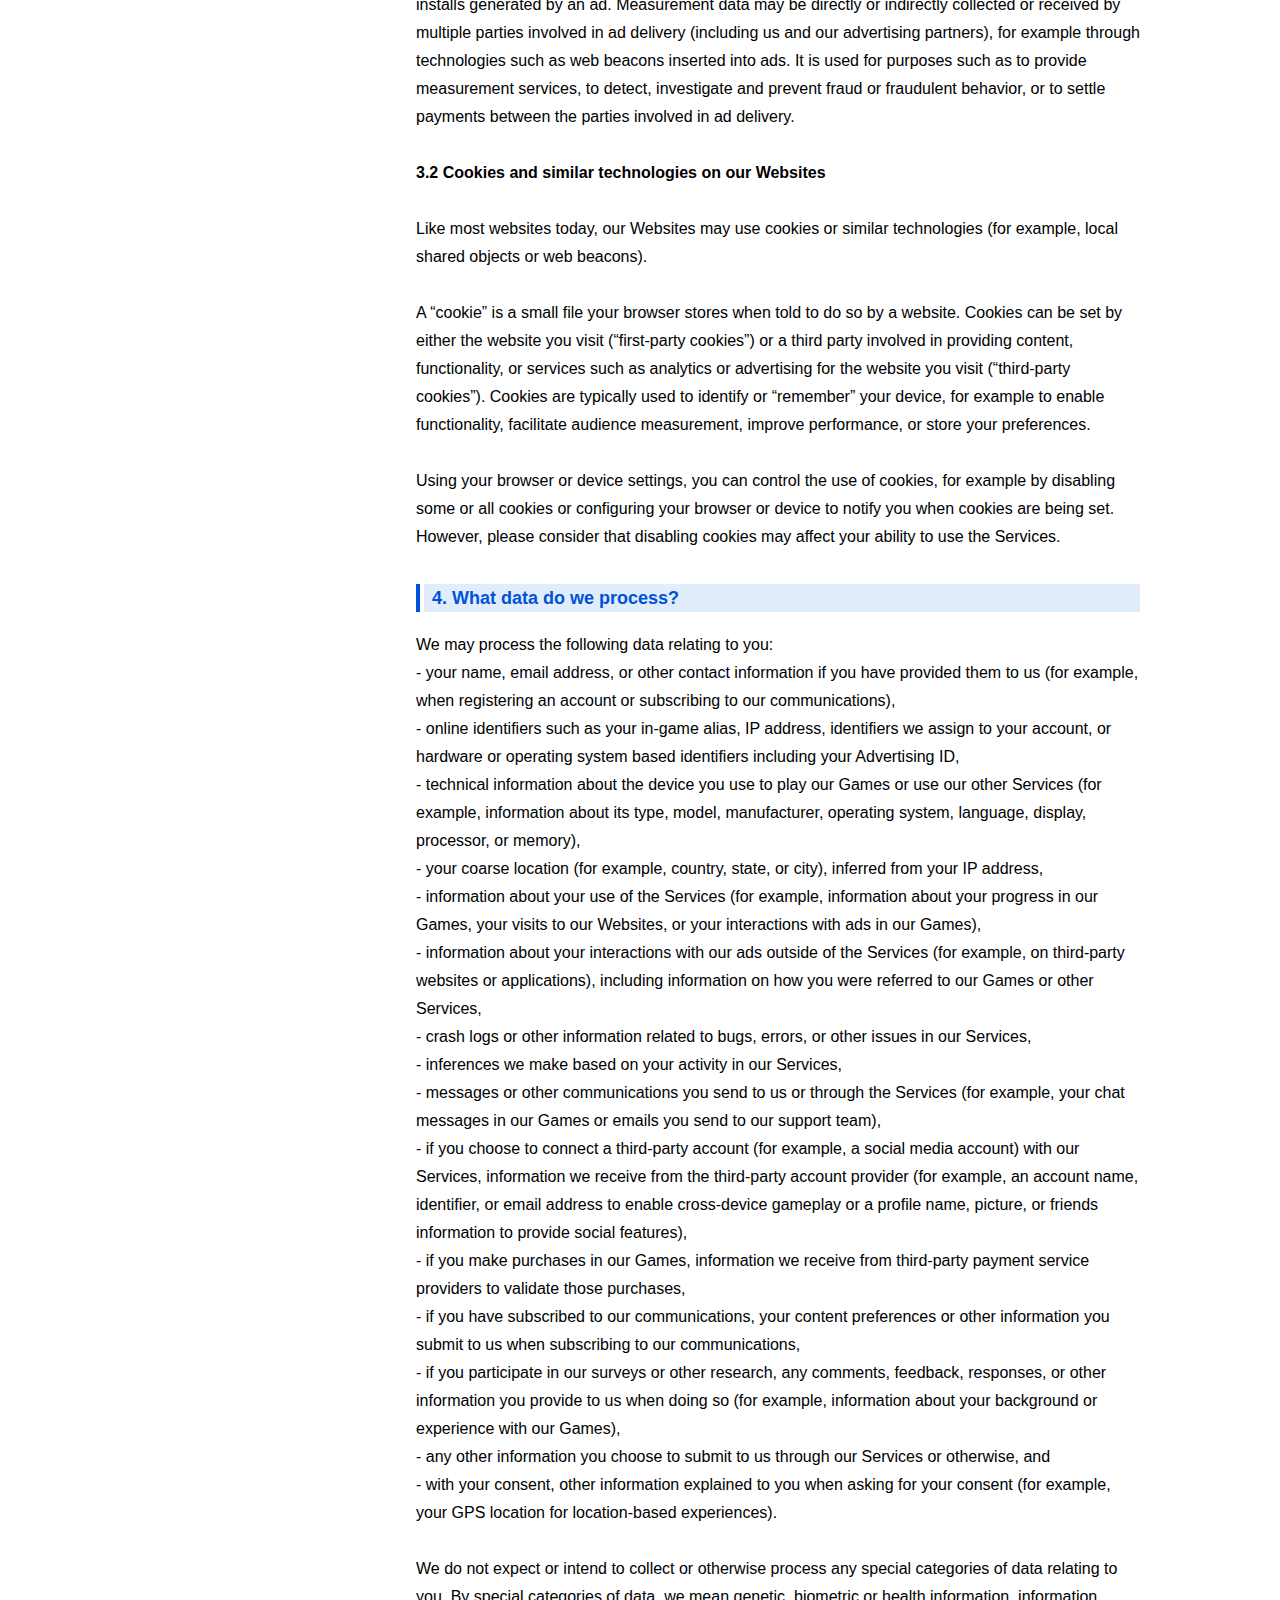
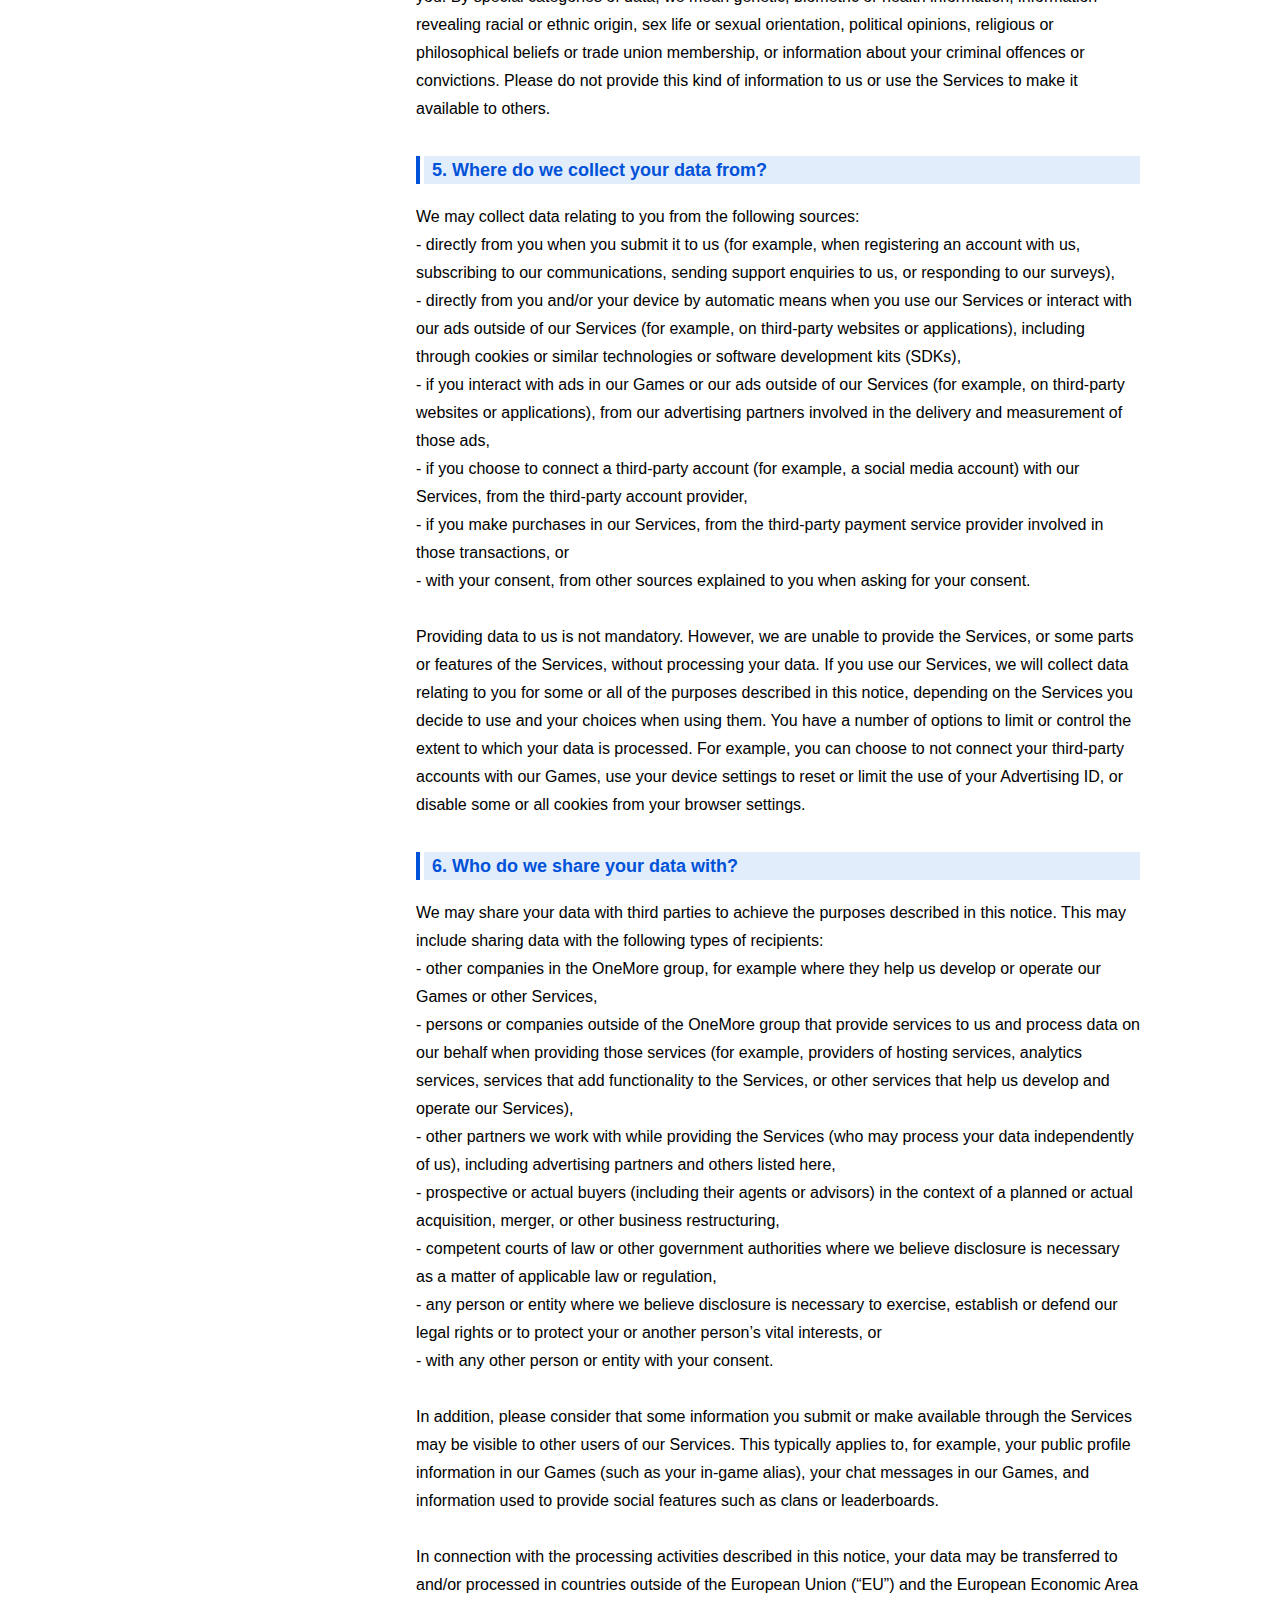
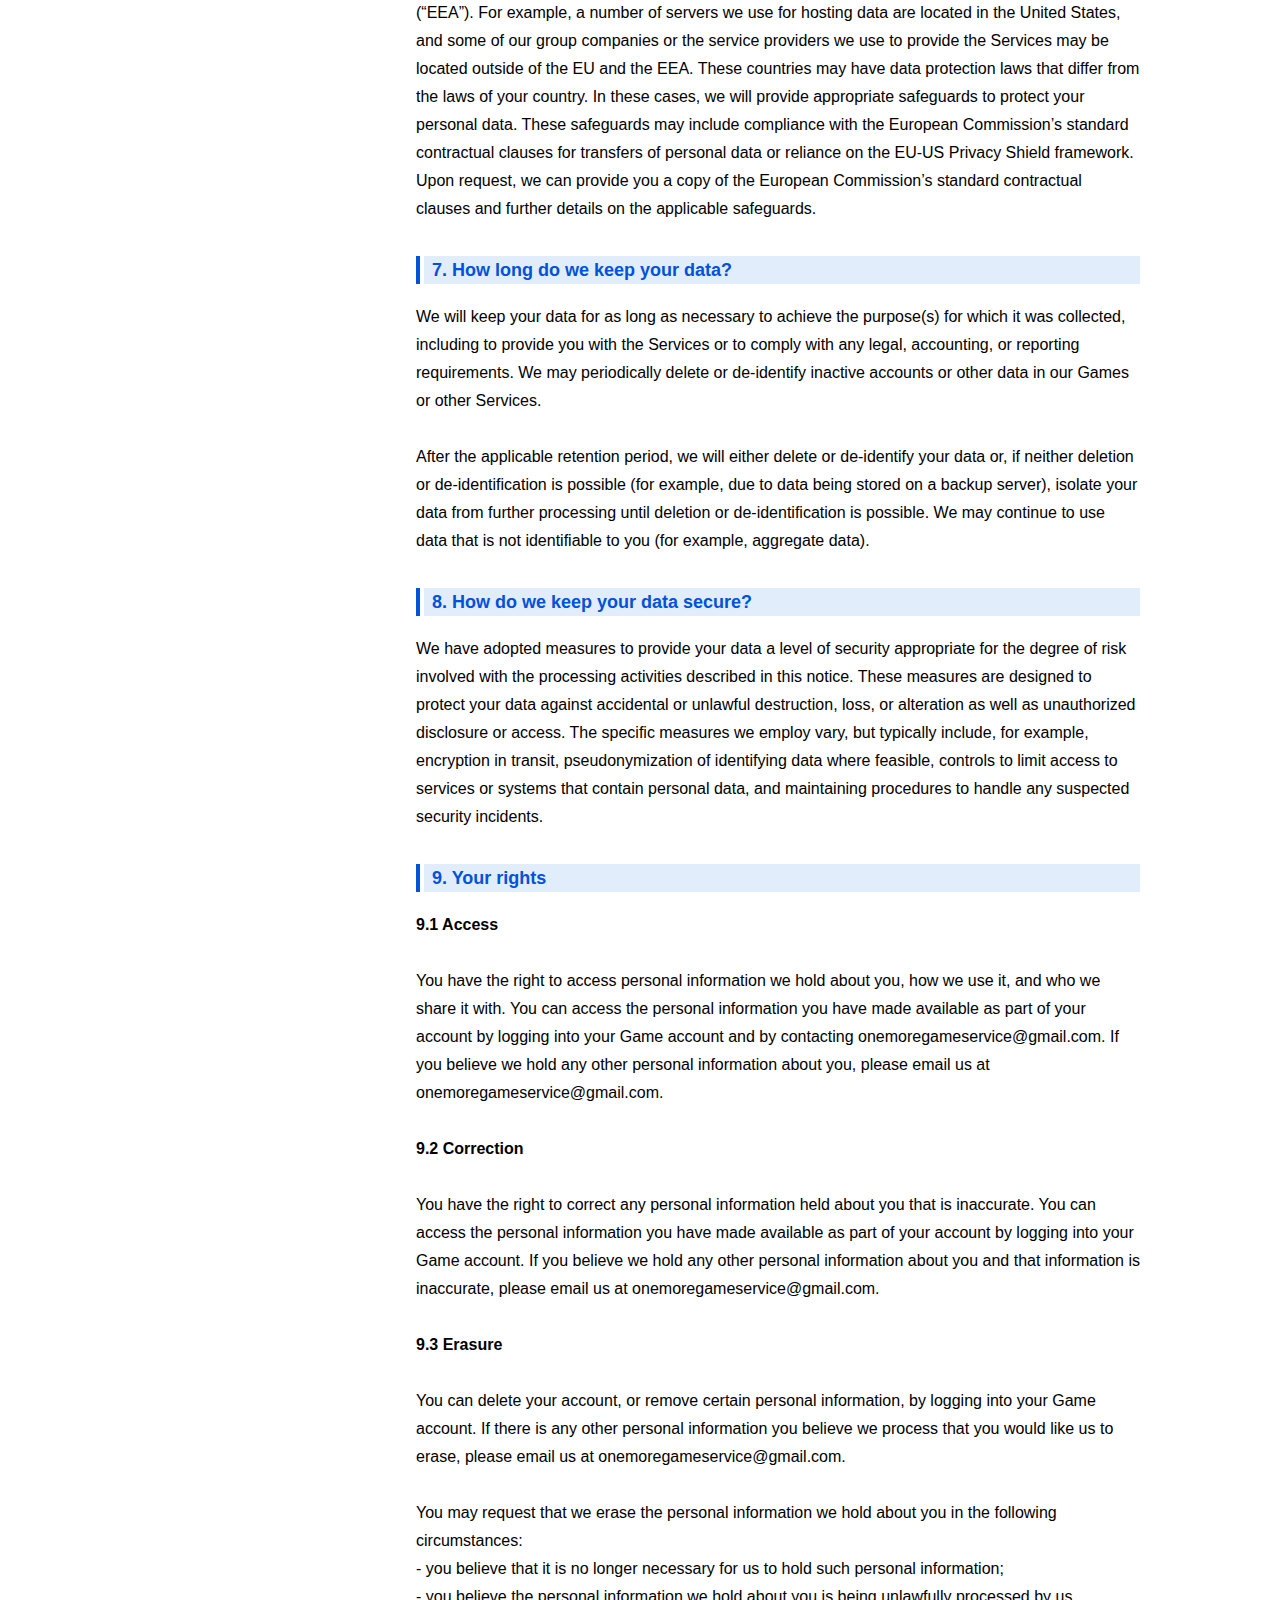
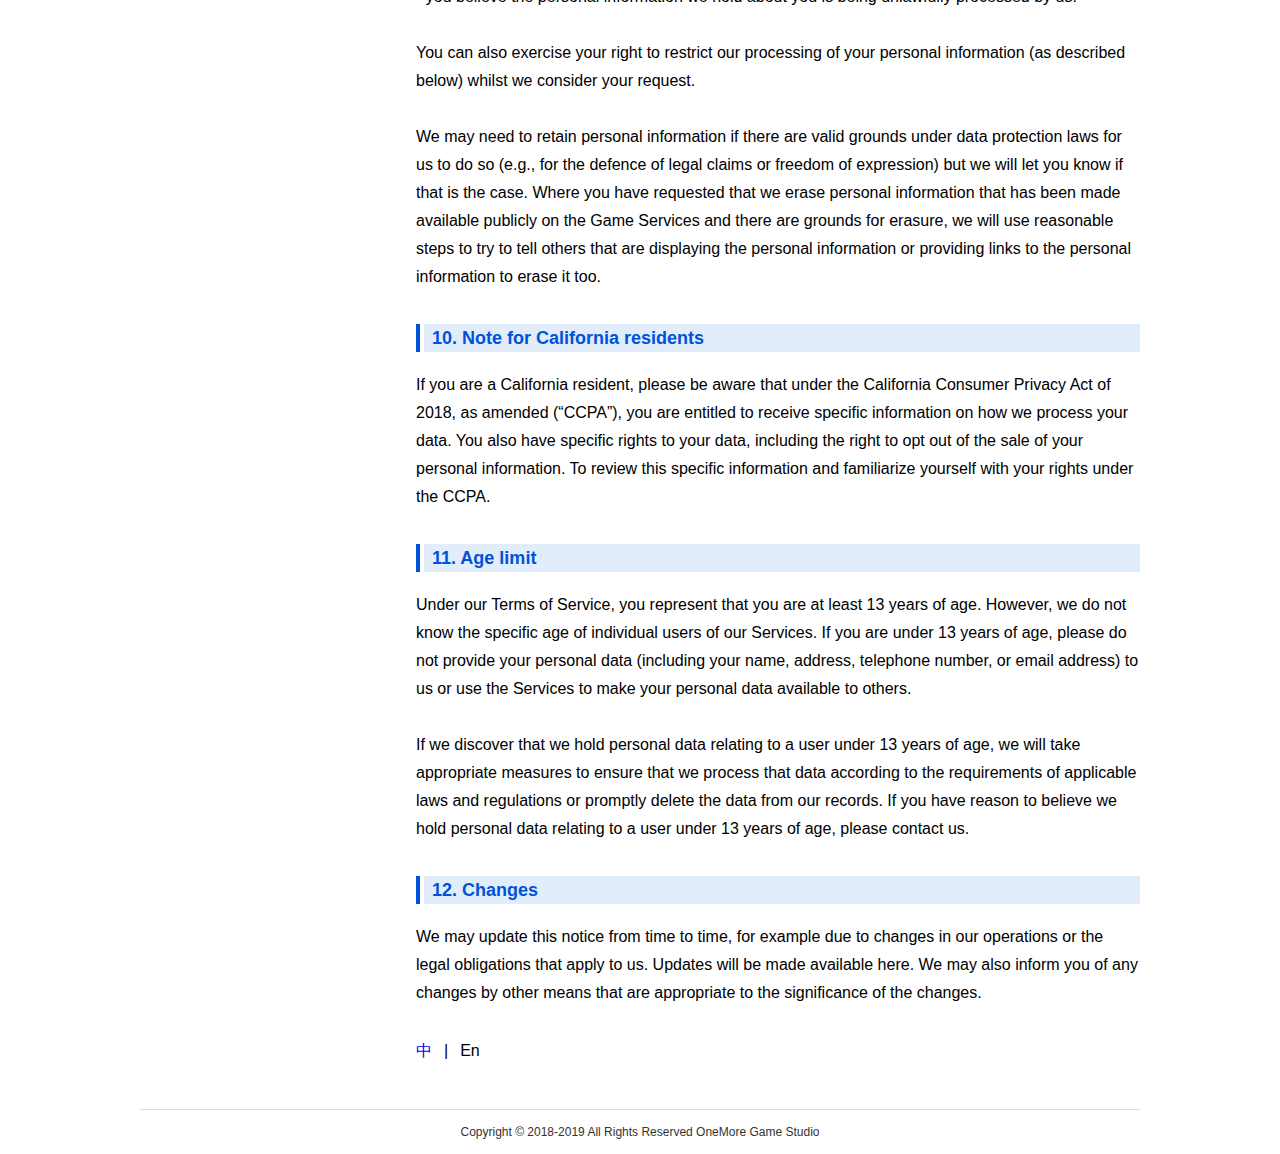
<file: Privacy/index_en.html>
<!DOCTYPE html>
<html>
<head>
<meta charset="utf-8">
<title>
OneMore Game Studio Privacy Policy</title>
<!-- 适配代码 -->
<script>!function(a){var b=/iPhone/i,c=/iPod/i,d=/iPad/i,e=/(?=.*\bAndroid\b)(?=.*\bMobile\b)/i,f=/Android/i,g=/(?=.*\bAndroid\b)(?=.*\bSD4930UR\b)/i,h=/(?=.*\bAndroid\b)(?=.*\b(?:KFOT|KFTT|KFJWI|KFJWA|KFSOWI|KFTHWI|KFTHWA|KFAPWI|KFAPWA|KFARWI|KFASWI|KFSAWI|KFSAWA)\b)/i,i=/Windows Phone/i,j=/(?=.*\bWindows\b)(?=.*\bARM\b)/i,k=/BlackBerry/i,l=/BB10/i,m=/Opera Mini/i,n=/(CriOS|Chrome)(?=.*\bMobile\b)/i,o=/(?=.*\bFirefox\b)(?=.*\bMobile\b)/i,p=new RegExp("(?:Nexus 7|BNTV250|Kindle Fire|Silk|GT-P1000)","i"),q=function(a,b){return a.test(b)},r=function(a){var r=a||navigator.userAgent,s=r.split("[FBAN");if("undefined"!=typeof s[1]&&(r=s[0]),s=r.split("Twitter"),"undefined"!=typeof s[1]&&(r=s[0]),this.apple={phone:q(b,r),ipod:q(c,r),tablet:!q(b,r)&&q(d,r),device:q(b,r)||q(c,r)||q(d,r)},this.amazon={phone:q(g,r),tablet:!q(g,r)&&q(h,r),device:q(g,r)||q(h,r)},this.android={phone:q(g,r)||q(e,r),tablet:!q(g,r)&&!q(e,r)&&(q(h,r)||q(f,r)),device:q(g,r)||q(h,r)||q(e,r)||q(f,r)},this.windows={phone:q(i,r),tablet:q(j,r),device:q(i,r)||q(j,r)},this.other={blackberry:q(k,r),blackberry10:q(l,r),opera:q(m,r),firefox:q(o,r),chrome:q(n,r),device:q(k,r)||q(l,r)||q(m,r)||q(o,r)||q(n,r)},this.seven_inch=q(p,r),this.any=this.apple.device||this.android.device||this.windows.device||this.other.device||this.seven_inch,this.phone=this.apple.phone||this.android.phone||this.windows.phone,this.tablet=this.apple.tablet||this.android.tablet||this.windows.tablet,"undefined"==typeof window)return this},s=function(){var a=new r;return a.Class=r,a};"undefined"!=typeof module&&module.exports&&"undefined"==typeof window?module.exports=r:"undefined"!=typeof module&&module.exports&&"undefined"!=typeof window?module.exports=s():"function"==typeof define&&define.amd?define("isMobile",[],a.isMobile=s()):a.isMobile=s()}(this);</script><!--[if !IE]>|xGv00|e1e5852ab5125f8d7e6a12cf88c970dd<![endif]-->
<script> 
if (isMobile.any) { window.location.href = './index-m_en.html' }
</script>
<meta content="initial-scale=1, minimum-scale=1, width=device-width" name="viewport">
<style>
/* CSS RESET */
body,dd,dl,fieldset,form,h1,h2,h3,h4,h5,h6,input,legend,ol,p,select,td,textarea,th,ul{margin:0;padding:0}
body,html{font:16px/28px "Microsoft YaHei","PingFang SC","Hiragino Sans GB","Heiti SC","WenQuanYi Micro Hei",sans-serif}
li,ul{list-style:none}
a:link{text-decoration:none}
a:visited{text-decoration:none;color:#0052D9}
a:hover{text-decoration:none}
a:active{text-decoration:none;color:#0052D9}

/* Common CSS */
.layout:after,.hd:after,.bd:after,.ft:after,.cf:after{content:"";display:table;clear:both}
.layout,.hd,.bd,.ft,.cf{*zoom:1}
.layout{margin:0 auto;width:1000px}
.fl{float: left}
.fr{float: right}
.mt20{margin-top:20px}
.mt30{margin-top:30px}
img {border:none}

/* Page Header */
.header{height:80px;border-bottom:1px solid #e5e5e5;box-shadow:0 0 3px #e5e5e5}
.header .logo-cn,.header .logo-en{height:30px;margin-top:21px}
.header .logo-cn{width:123px}
.header .logo-en{width:123px}
.header .switch-languages{display:block;float:right;width:60px;height:26px;background-color:#e3f2fd;border-radius:13px;margin-top:27px}
.header .switch-languages li{position:relative;float:left;width:30px;height:26px;line-height:26px;text-align:center;color:#7eb2e7}
.header .switch-languages li.active span{position:absolute;top:-2px;left:0;width:30px;height:30px;line-height:30px;border-radius:50%;color:#fff;background-color:#0052d9}

/* Page Content */
.content{
  margin-top: 50px;
}

/* left nav */
.nav{width:240px}
.nav a{color:#878787}
.nav a.on{color:#222}
.nav a:hover{color:#0052D9}
.nav-item .link{position:relative;line-height:22px;color:#0052d9}
.nav-item.active .link::after{content:'';position:absolute;top:0;left:-8px;width:4px;height:22px;background-color:#0052d9}
.sub-nav{font-size:14px}
.nav.nailed{position:fixed; top:0;}


/* right main content */
.main{width:724px}
.main-title{font-size:28px}
.main h2{position:relative;font-size:18px;font-weight:700;line-height:28px;height:28px;color:#0052d9;text-indent:8px;margin:33px 0 19px 8px;background-color:#e2edfb}
.main h2::after{content:'';position:absolute;top:0;left:-8px;width:4px;height:28px;background-color:#0052d9}

.section ul.level-1{padding-left:20px}
.section ul.level-1>li{position:relative;padding-left:30px}
.section ul.level-1 .num{position:absolute;top:0;left:0}
.section ul.level-3>li{padding-left:30px}
.section ul.level-4{padding-left:20px}
.section ul.level-4>li{list-style:disc}
.section-0 .ul1,.section-0 .ul2{padding-left:20px}
.section-0 .ul1 li{position:relative;padding-left:20px}
.section-0 .ul1 li .num{position:absolute;top:0;left:0}

/* 语言切换 */
.select-language{margin:30px 0 14px}.select-language .split{margin:0 12px}
#tcopyright {width:1000px;margin-top:30px;border-top:1px solid #dadada}

/* 个人信息保护咨询指引 */
.note-title {font-size: 28px;text-align: center;}

/* Cookie */
.cookie .main{width: 1000px}
.cookie table {border-collapse:collapse;width:100%;margin-top:32px;}
.cookie table td {border:1px solid #999;padding:16px 25px;text-align:center;}
.cookie table td.td1 {width:80px;}
.cookie table td p {text-align:left;}
</style>
</head>
<body>

<!-- Page Header -->
<div class="header">
	<div class="layout">
		<a href="">
			<img class="logo-cn" src="./logo.png" alt="OneMore Game Studio Privacy Policy" />
		</a>
		<font size="6" color="blue"><i>
			<b>
			OneMore Game Studio Privacy Policy			</b>
		</i></font>
		<ul class="switch-languages">
			<li><a href="./index.html"><span>中</span></a></li><li class="active"><span>EN</span></li>		</ul>		
	</div>
</div>


<!-- Page Content -->
<div class="content">
	<div class="layout">
		<!-- 侧导航 -->
		<ul class="nav fl">
			<li class="nav-item active"><span class="link">Privacy Policy</span><ul class="sub-nav"><li><a class="dj-w dj" href="#nav0">Introduction</a></li><li><a class="dj-w dj" href="#nav1">1. Data controller</a></li><li><a class="dj-w dj" href="#nav2">2. Contact information</a></li><li><a class="dj-w dj" href="#nav3">3. Why do we process your data and on what basis?</a></li><li><a class="dj-w dj" href="#nav4">4. What data do we process?</a></li><li><a class="dj-w dj" href="#nav5">5. Where do we collect your data from?</a></li><li><a class="dj-w dj" href="#nav6">6. Who do we share your data with?</a></li><li><a class="dj-w dj" href="#nav7">7. How long do we keep your data?</a></li><li><a class="dj-w dj" href="#nav8">8. How do we keep your data secure?</a></li><li><a class="dj-w dj" href="#nav9">9. Your rights</a></li><li><a class="dj-w dj" href="#nav10">10. Note for California residents</a></li><li><a class="dj-w dj" href="#nav11">11. Age limit</a></li><li><a class="dj-w dj" href="#nav12">12. Changes</a></li></ul></li>		</ul>

		<!-- 主内容 -->
		<div class="main fr">
			<h1 class="main-title">Privacy Policy</h1><h2 id="nav0">Introduction</h2><div class="section"><p>This notice explains how OneMore collects, stores, uses, or otherwise processes the personal data of end users of our Services as defined below (referred to as “you” in this notice), and what rights you have if we are processing your personal data.</p><p><br/></p><p>In this notice, “Services” refers to our Games, Websites, and any related services or properties we control; “Games” refers to our games, applications, and other products; and “Websites” refers to websites and other online properties we control. The expression “your data” is used when referring to personal data that relates to you as an identified or identifiable individual.</p><p><br/></p><p>It is important that you read this notice before accessing or using the Services so that you are aware of how and why we may use data relating to you. In addition to this notice, we encourage you to carefully review our Terms of Service, which govern your use of our Services.</p></div><h2 id="nav1">1. Data controller</h2><div class="section"><p>By “data controller”, we mean an entity that determines how and why personal data is processed. With regard to the activities described in this notice, we are the data controller.</p><p><br/></p><p>While operating the Services, we may share your data with partners we work with. Some of these partners are data controllers independently of us and, therefore, independently determine how and why they process your data. For more information on these partners and the ways in which they may process your data, please refer to section 6 of this notice.</p></div><h2 id="nav2">2. Contact information</h2><div class="section"><p>In matters related to this notice, you can reach us by email at onemoregameservice@gmail.com.</p></div><h2 id="nav3">3. Why do we process your data and on what basis?</h2><div class="section"><p>To perform our contract with you, we may process your data as necessary to:</p><p>- create and maintain an account for you in our Games or other Services where applicable,</p><p>- enable you to play our Games or use our other Services,</p><p>- provide the correct version of our Games or other Services to you (for example, selecting an appropriate language version for you),</p><p>- where available, enable you to communicate with other users in our Games or other Services (for example, by providing chat, forums, or other similar features),</p><p>- send you service-related communications (for example, technical notices, security alerts, or administrative messages), or</p><p>- verify your purchases or other transactions in our Games or other Services.</p><p><br/></p><p>Based on our legitimate interest to make our Services the best they can be, we may process your data to:</p><p>- operate and maintain our Services (for example, by making sure our Services are secure and function as intended),</p><p>- troubleshoot or debug any bugs, errors, or other issues in our Services,</p><p>- measure and analyze the use of our Services or data we collect through our Services (for example, to discover trends or other insights or to inform our operations),</p><p>- create data that is not identifiable to you (for example, aggregate data), which we may then use and share freely,</p><p>- conduct surveys or other research to learn more about our users, or</p><p>- improve our current Services or develop new Services.</p><p><br/></p><p>Based on our legitimate interest to make sure you have the best possible user experience in our Games, we may process your data to:</p><p>- personalize your gameplay experience in our Games based on your activity,</p><p>- provide you with offers and rewards in our Games based on your activity,</p><p>- where available, enable your gameplay across multiple devices (for example, by allowing you to connect a third-party account with our Games for that purpose),</p><p>- where available, provide social features (for example, clans, matchmaking, or leaderboards) or events in our Games or other Services,</p><p>- handle your support requests or otherwise manage our relationship with you, or</p><p>- send you service-related communications (for example, technical notices, security alerts, or administrative messages).</p><p><br/></p><p>Based on our legitimate interest to make sure our Services are a fair and safe environment for all users, we may process your data to:</p><p>- moderate and monitor the use of our Games or other Services (including any messages sent through the Services), either automatically or manually, or</p><p>- ensure that our Terms of Service.</p><p><br/></p><p>Based on our legitimate interest to promote our Services and to make sure we reach interested audiences, we may process your data to:</p><p>- keep track of installations of our Games (including the source of each install),</p><p>- measure, analyze, and improve the effectiveness of our advertising (including our advertising outside of our Services),</p><p>- send you communications about offers, rewards, events, or other news related to our Services or other operations,</p><p>- request our advertising partners to show or not show our ads to you based on your activity (including by limiting the number of times you see our ads), or</p><p>- request our advertising partners to advertise our Games or other Services to audiences who they believe have interests similar to yours.</p><p><br/></p><p>Based on our legitimate interest to provide you with relevant ads in our Games and to fund our Services so that we can keep providing them to you, we may process your data to:</p><p>- show ads to you in our Games, either from us or our advertising partners,</p><p>- keep track of your activity in our Games to learn about your interests and improve the advertising in our Games, or</p><p>- personalize, or allow our advertising partners to personalize, the ads you see in our Games to make them more relevant to you.</p><p><br/></p><p>Based on our legitimate interest to safeguard our operations, we may process your data to:</p><p>- detect, investigate, or prevent fraud or fraudulent or otherwise unauthorized behavior,</p><p>- audit our operations or processes (for example, to verify that they function as intended and according to regulatory or contractual requirements), or</p><p>- establish, exercise, or defend our legal rights to the extent permitted by applicable laws and regulations.</p><p><br/></p><p>With your consent, we may process your data:</p><p>- to send you newsletters or other similar communications if you have subscribed to them (for example, through a subscription form on our Websites) or</p><p>- for other purposes explained to you when we ask for your consent (for example, using your GPS location to provide location-based experiences).</p><p><br/></p><p>Finally, we may process your data as necessary to:</p><p>- comply with legal obligations which we believe apply to us (including accounting and tax requirements and requirements to provide information to competent authorities upon due request) or</p><p>- protect your vital interests or the vital interests of another person.</p><p><br/></p><p>In addition, we may process your data for additional purposes which are compatible with any of the purposes listed above.</p><p><br/></p><p>We do not use your data to make automated decisions which significantly affect you. By an “automated decision”, we mean a decision made by an information system without any human intervention.</p><p><br/></p><p><b>3.1 Advertising</b></p><p><br/></p><p>Advertising funds our Services and enables us to make our Games available free of charge. In our Games, we show our own ads and also ads from third parties. We also advertise outside of our Services on third-party properties such as websites or applications. This section provides more information on how we may use your data for advertising purposes, and how you can control the use of your data for these purposes.</p><p><br/></p><p>Mobile advertising relies on the use of certain online identifiers, in particular Advertising IDs but also IP addresses or other identifiers. An “Advertising ID” is an alphanumeric string of digits provided by the operating system of a device. It is consistent across applications from different publishers. The Advertising ID is known as the Identifier for Advertisers (“IDFA”) on iOS devices and Google Advertising Identifier (“GAID”) on Android devices.</p><p><br/></p><p>Advertising IDs are used for interest-based advertising and other advertising related purposes. You can control the extent to which your Advertising ID is used for these purposes. Using the privacy settings on your device, you can typically reset and/or limit the use of your Advertising ID. For example, you can “limit ad tracking” on iOS devices or “opt out of interest-based ads” on Android devices. These settings are specific to each device, which means that you should set them to your desired state on each of your devices individually. It may take some time for your updated settings to take effect. Please consider that resetting or limiting the use of your Advertising ID will not stop you from seeing ads, but the ads you see may be less relevant to you.</p><p><br/></p><p>For more information on mobile privacy settings, you may refer to third-party resources such as:</p><p>https://www.networkadvertising.org/mobile-choice</p><p><br/></p><p>When you see ads in our Games, we may share your Advertising ID and IP address with our advertising partners. Our advertising partners may also collect information directly from our Games through technologies such as software development kits (SDKs). In each case, they may use your data for a number of purposes, including to limit the number of times you see an ad or to personalize the ads you see to make them more relevant to you (for example, based on the past activity they have associated with your Advertising ID). </p><p><br/></p><p>When you see our ads outside of our Services (for example, on third-party properties such as websites or applications), the ad network involved in delivering that ad to you may, based on information such as the past activity they have associated with your Advertising ID, have determined that you may be interested in our Services. Ad networks may also use your data to:</p><p>- limit the number of times you see our ads,</p><p>- inform users who have previously played our Games about new content, updates, or other news related to those Games, or</p><p>- refrain from showing our ads to users who already play the Game being advertised.</p><p><br/></p><p>In addition, ad networks may provide services where they use Advertising IDs or other identifiers to find users who are likely to be interested in our Services because their past activity or interests are similar to those of others known by the ad network to use our Services.</p><p><br/></p><p>For both ads in our Games and our ads outside of our Services, Advertising IDs or other identifiers are also used for ad measurement, which involves the collection of metrics such as total views, clicks, or installs generated by an ad. Measurement data may be directly or indirectly collected or received by multiple parties involved in ad delivery (including us and our advertising partners), for example through technologies such as web beacons inserted into ads. It is used for purposes such as to provide measurement services, to detect, investigate and prevent fraud or fraudulent behavior, or to settle payments between the parties involved in ad delivery.</p><p><br/></p><p><b>3.2 Cookies and similar technologies on our Websites</b></p><p><br/></p><p>Like most websites today, our Websites may use cookies or similar technologies (for example, local shared objects or web beacons).</p><p><br/></p><p>A “cookie” is a small file your browser stores when told to do so by a website. Cookies can be set by either the website you visit (“first-party cookies”) or a third party involved in providing content, functionality, or services such as analytics or advertising for the website you visit (“third-party cookies”). Cookies are typically used to identify or “remember” your device, for example to enable functionality, facilitate audience measurement, improve performance, or store your preferences.</p><p><br/></p><p>Using your browser or device settings, you can control the use of cookies, for example by disabling some or all cookies or configuring your browser or device to notify you when cookies are being set. However, please consider that disabling cookies may affect your ability to use the Services.</p></div><h2 id="nav4">4. What data do we process?</h2><div class="section"><p>We may process the following data relating to you:</p><p>- your name, email address, or other contact information if you have provided them to us (for example, when registering an account or subscribing to our communications),</p><p>- online identifiers such as your in-game alias, IP address, identifiers we assign to your account, or hardware or operating system based identifiers including your Advertising ID,</p><p>- technical information about the device you use to play our Games or use our other Services (for example, information about its type, model, manufacturer, operating system, language, display, processor, or memory),</p><p>- your coarse location (for example, country, state, or city), inferred from your IP address,</p><p>- information about your use of the Services (for example, information about your progress in our Games, your visits to our Websites, or your interactions with ads in our Games),</p><p>- information about your interactions with our ads outside of the Services (for example, on third-party websites or applications), including information on how you were referred to our Games or other Services,</p><p>- crash logs or other information related to bugs, errors, or other issues in our Services,</p><p>- inferences we make based on your activity in our Services,</p><p>- messages or other communications you send to us or through the Services (for example, your chat messages in our Games or emails you send to our support team),</p><p>- if you choose to connect a third-party account (for example, a social media account) with our Services, information we receive from the third-party account provider (for example, an account name, identifier, or email address to enable cross-device gameplay or a profile name, picture, or friends information to provide social features),</p><p>- if you make purchases in our Games, information we receive from third-party payment service providers to validate those purchases,</p><p>- if you have subscribed to our communications, your content preferences or other information you submit to us when subscribing to our communications,</p><p>- if you participate in our surveys or other research, any comments, feedback, responses, or other information you provide to us when doing so (for example, information about your background or experience with our Games),</p><p>- any other information you choose to submit to us through our Services or otherwise, and</p><p>- with your consent, other information explained to you when asking for your consent (for example, your GPS location for location-based experiences).</p><p><br/></p><p>We do not expect or intend to collect or otherwise process any special categories of data relating to you. By special categories of data, we mean genetic, biometric or health information, information revealing racial or ethnic origin, sex life or sexual orientation, political opinions, religious or philosophical beliefs or trade union membership, or information about your criminal offences or convictions. Please do not provide this kind of information to us or use the Services to make it available to others.</p></div><h2 id="nav5">5. Where do we collect your data from?</h2><div class="section"><p>We may collect data relating to you from the following sources:</p><p>- directly from you when you submit it to us (for example, when registering an account with us, subscribing to our communications, sending support enquiries to us, or responding to our surveys),</p><p>- directly from you and/or your device by automatic means when you use our Services or interact with our ads outside of our Services (for example, on third-party websites or applications), including through cookies or similar technologies or software development kits (SDKs),</p><p>- if you interact with ads in our Games or our ads outside of our Services (for example, on third-party websites or applications), from our advertising partners involved in the delivery and measurement of those ads,</p><p>- if you choose to connect a third-party account (for example, a social media account) with our Services, from the third-party account provider,</p><p>- if you make purchases in our Services, from the third-party payment service provider involved in those transactions, or</p><p>- with your consent, from other sources explained to you when asking for your consent.</p><p><br/></p><p>Providing data to us is not mandatory. However, we are unable to provide the Services, or some parts or features of the Services, without processing your data. If you use our Services, we will collect data relating to you for some or all of the purposes described in this notice, depending on the Services you decide to use and your choices when using them. You have a number of options to limit or control the extent to which your data is processed. For example, you can choose to not connect your third-party accounts with our Games, use your device settings to reset or limit the use of your Advertising ID, or disable some or all cookies from your browser settings.</p></div><h2 id="nav6">6. Who do we share your data with?</h2><div class="section"><p>We may share your data with third parties to achieve the purposes described in this notice. This may include sharing data with the following types of recipients:</p><p>- other companies in the OneMore group, for example where they help us develop or operate our Games or other Services,</p><p>- persons or companies outside of the OneMore group that provide services to us and process data on our behalf when providing those services (for example, providers of hosting services, analytics services, services that add functionality to the Services, or other services that help us develop and operate our Services),</p><p>- other partners we work with while providing the Services (who may process your data independently of us), including advertising partners and others listed here,</p><p>- prospective or actual buyers (including their agents or advisors) in the context of a planned or actual acquisition, merger, or other business restructuring,</p><p>- competent courts of law or other government authorities where we believe disclosure is necessary as a matter of applicable law or regulation,</p><p>- any person or entity where we believe disclosure is necessary to exercise, establish or defend our legal rights or to protect your or another person’s vital interests, or</p><p>- with any other person or entity with your consent.</p><p><br/></p><p>In addition, please consider that some information you submit or make available through the Services may be visible to other users of our Services. This typically applies to, for example, your public profile information in our Games (such as your in-game alias), your chat messages in our Games, and information used to provide social features such as clans or leaderboards.</p><p><br/></p><p>In connection with the processing activities described in this notice, your data may be transferred to and/or processed in countries outside of the European Union (“EU”) and the European Economic Area (“EEA”). For example, a number of servers we use for hosting data are located in the United States, and some of our group companies or the service providers we use to provide the Services may be located outside of the EU and the EEA. These countries may have data protection laws that differ from the laws of your country. In these cases, we will provide appropriate safeguards to protect your personal data. These safeguards may include compliance with the European Commission’s standard contractual clauses for transfers of personal data or reliance on the EU-US Privacy Shield framework. Upon request, we can provide you a copy of the European Commission’s standard contractual clauses and further details on the applicable safeguards.</p></div><h2 id="nav7">7. How long do we keep your data?</h2><div class="section"><p>We will keep your data for as long as necessary to achieve the purpose(s) for which it was collected, including to provide you with the Services or to comply with any legal, accounting, or reporting requirements. We may periodically delete or de-identify inactive accounts or other data in our Games or other Services.</p><p><br/></p><p>After the applicable retention period, we will either delete or de-identify your data or, if neither deletion or de-identification is possible (for example, due to data being stored on a backup server), isolate your data from further processing until deletion or de-identification is possible. We may continue to use data that is not identifiable to you (for example, aggregate data).</p></div><h2 id="nav8">8. How do we keep your data secure?</h2><div class="section"><p>We have adopted measures to provide your data a level of security appropriate for the degree of risk involved with the processing activities described in this notice. These measures are designed to protect your data against accidental or unlawful destruction, loss, or alteration as well as unauthorized disclosure or access. The specific measures we employ vary, but typically include, for example, encryption in transit, pseudonymization of identifying data where feasible, controls to limit access to services or systems that contain personal data, and maintaining procedures to handle any suspected security incidents.</p></div><h2 id="nav9">9. Your rights</h2><div class="section"><p><b>9.1 Access</b></p><p><br/></p><p>You have the right to access personal information we hold about you, how we use it, and who we share it with. You can access the personal information you have made available as part of your account by logging into your Game account and by contacting onemoregameservice@gmail.com. If you believe we hold any other personal information about you, please email us at onemoregameservice@gmail.com.</p><p><br/></p><p><b>9.2 Correction</b></p><p><br/></p><p>You have the right to correct any personal information held about you that is inaccurate. You can access the personal information you have made available as part of your account by logging into your Game account. If you believe we hold any other personal information about you and that information is inaccurate, please email us at onemoregameservice@gmail.com.</p><p><br/></p><p><b>9.3 Erasure</b></p><p><br/></p><p>You can delete your account, or remove certain personal information, by logging into your Game account. If there is any other personal information you believe we process that you would like us to erase, please email us at onemoregameservice@gmail.com.</p><p><br/></p><p>You may request that we erase the personal information we hold about you in the following circumstances:</p><p>- you believe that it is no longer necessary for us to hold such personal information;</p><p>- you believe the personal information we hold about you is being unlawfully processed by us.</p><p><br/></p><p>You can also exercise your right to restrict our processing of your personal information (as described below) whilst we consider your request.</p><p><br/></p><p>We may need to retain personal information if there are valid grounds under data protection laws for us to do so (e.g., for the defence of legal claims or freedom of expression) but we will let you know if that is the case. Where you have requested that we erase personal information that has been made available publicly on the Game Services and there are grounds for erasure, we will use reasonable steps to try to tell others that are displaying the personal information or providing links to the personal information to erase it too.</p></div><h2 id="nav10">10. Note for California residents</h2><div class="section"><p>If you are a California resident, please be aware that under the California Consumer Privacy Act of 2018, as amended (“CCPA”), you are entitled to receive specific information on how we process your data. You also have specific rights to your data, including the right to opt out of the sale of your personal information. To review this specific information and familiarize yourself with your rights under the CCPA.</p></div><h2 id="nav11">11. Age limit</h2><div class="section"><p>Under our Terms of Service, you represent that you are at least 13 years of age. However, we do not know the specific age of individual users of our Services. If you are under 13 years of age, please do not provide your personal data (including your name, address, telephone number, or email address) to us or use the Services to make your personal data available to others.</p><p><br/></p><p>If we discover that we hold personal data relating to a user under 13 years of age, we will take appropriate measures to ensure that we process that data according to the requirements of applicable laws and regulations or promptly delete the data from our records. If you have reason to believe we hold personal data relating to a user under 13 years of age, please contact us.</p></div><h2 id="nav12">12. Changes</h2><div class="section"><p>We may update this notice from time to time, for example due to changes in our operations or the legal obligations that apply to us. Updates will be made available here. We may also inform you of any changes by other means that are appropriate to the significance of the changes.</p></div>			<!-- 语言切换 -->
			<div class="select-language">
				<a href="./index.html">中</a><span class="split">|</span><span>En</span>			</div>
		</div>
	</div>
</div>

<!-- Page Footer -->
<style>
.tcopyright {width:960px;margin:0 auto;padding:8px 0;font-size:12px;line-height:28px;color:#333; text-align:center; overflow:hidden;clear:both;}
.tcopyright .en{font-family:Arial;}
.tcopyright a{color:#333;text-decoration: none;}
.tcopyright a:hover{color:#bd0a01;text-decoration: underline;}
</style>
<div id="tcopyright" class="tcopyright" bossZone="footer" role="contentinfo">
	<div class="en">Copyright &copy; 2018-2019 All Rights Reserved <a href="https://onemoregame.gitee.io/" target="_blank" rel="nofollow">OneMore Game Studio</a></div>
</div>
<script src="//mat1.gtimg.com/joke/v_nbkong/jquery.min.js"></script>
<script>
(function () {
	$('.dj').click(function () {
		$('html, body').animate({
		scrollTop: $($.attr(this, 'href')).offset().top
		}, 500);
		return false;
	});

	$(".dj-w").on('click', function () {
		$(".dj-w").removeClass('on');
		$(this).addClass('on');
	});

	/*中英文跳转*/
	$(".J_href").attr("href", getHref());
	function getHref() {
		var str = location.href;

		var reg = /\-en\.htm/;
		var newStr; 

		if (reg.test(str)) {
			newStr = str.replace(reg, '.htm')
		} else {
			newStr = str.replace('.htm', '-en.htm');
		}

		return newStr;
	}

	/*导航吸顶*/
	if ($(".nav").length > 0) {
		var NAVTOP = $(".nav").offset().top;
		$(window).on('scroll', function () {
			var $nav = $(".nav");

			if ($(document).scrollTop() >= NAVTOP) {
				$nav.addClass('nailed');
			} else {
				$nav.removeClass('nailed');
			}
		});
	}
})();
</script>
</body>
</html>
</file>
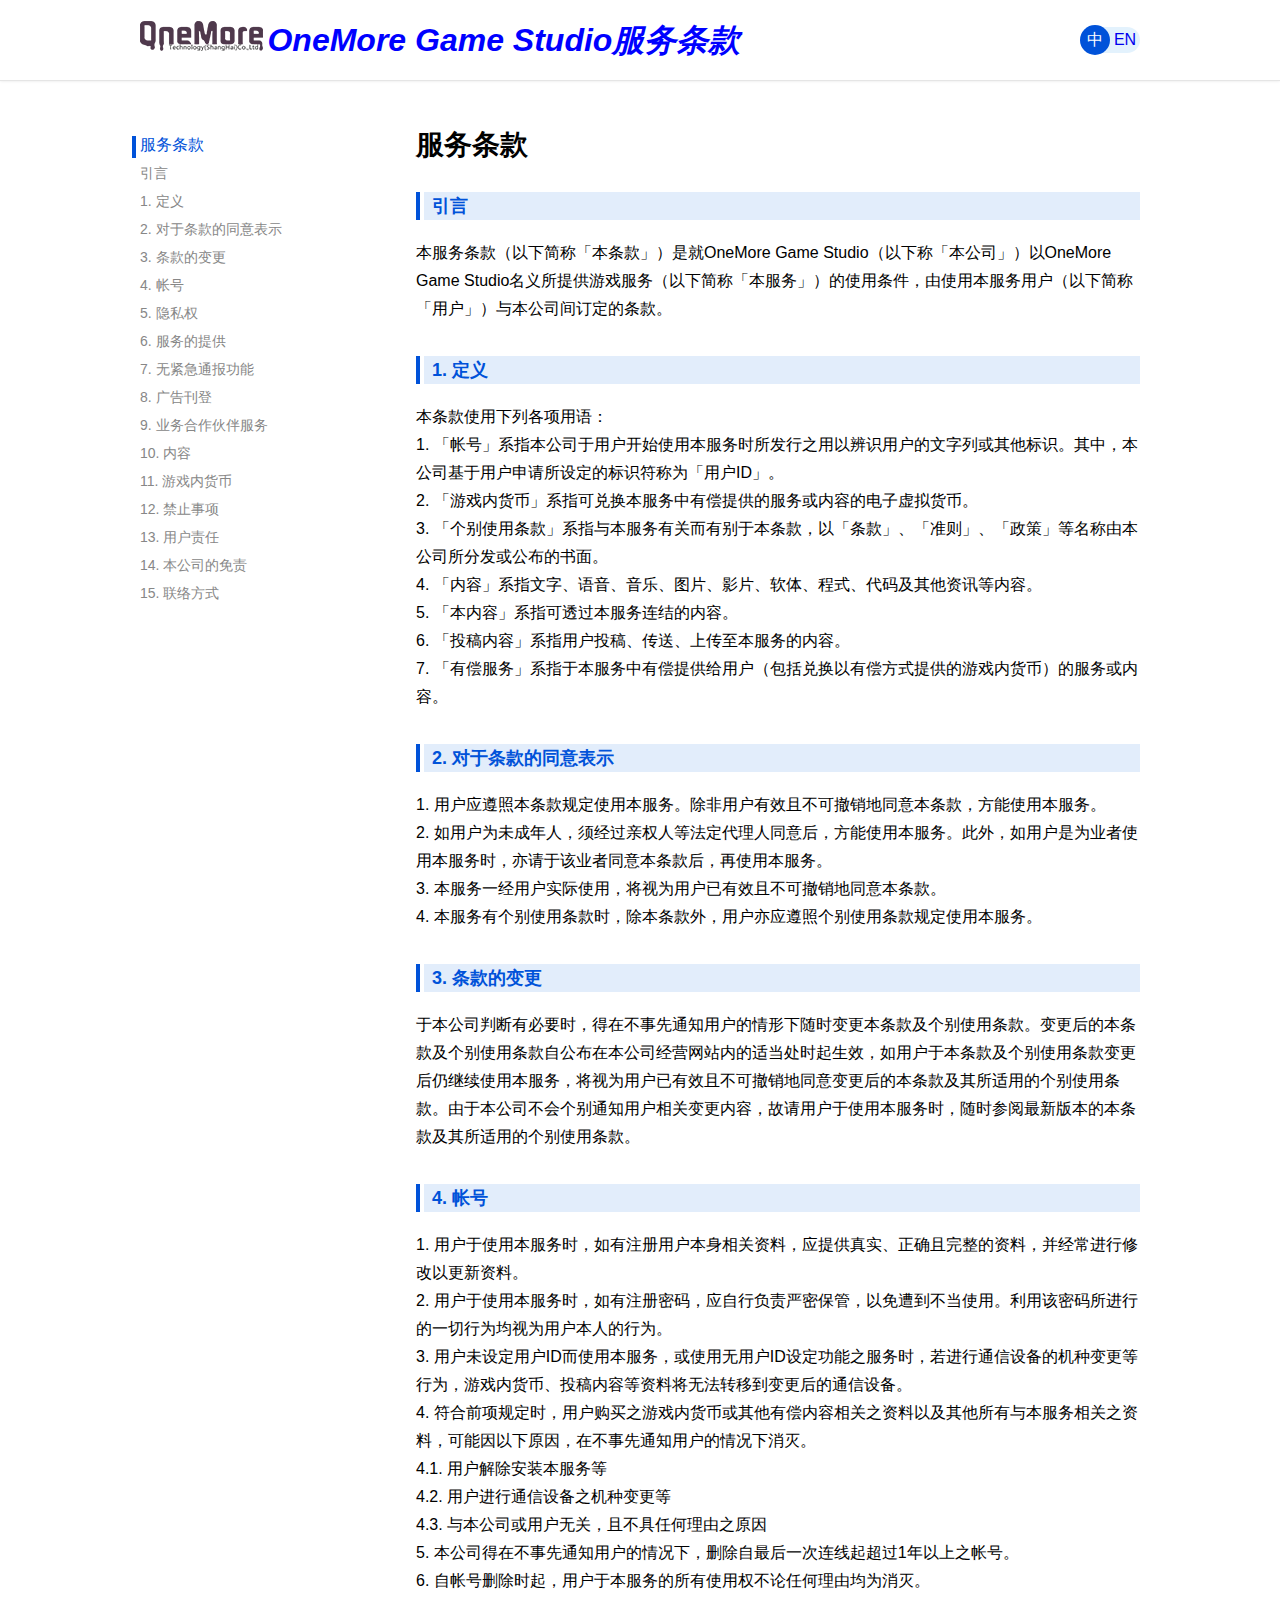
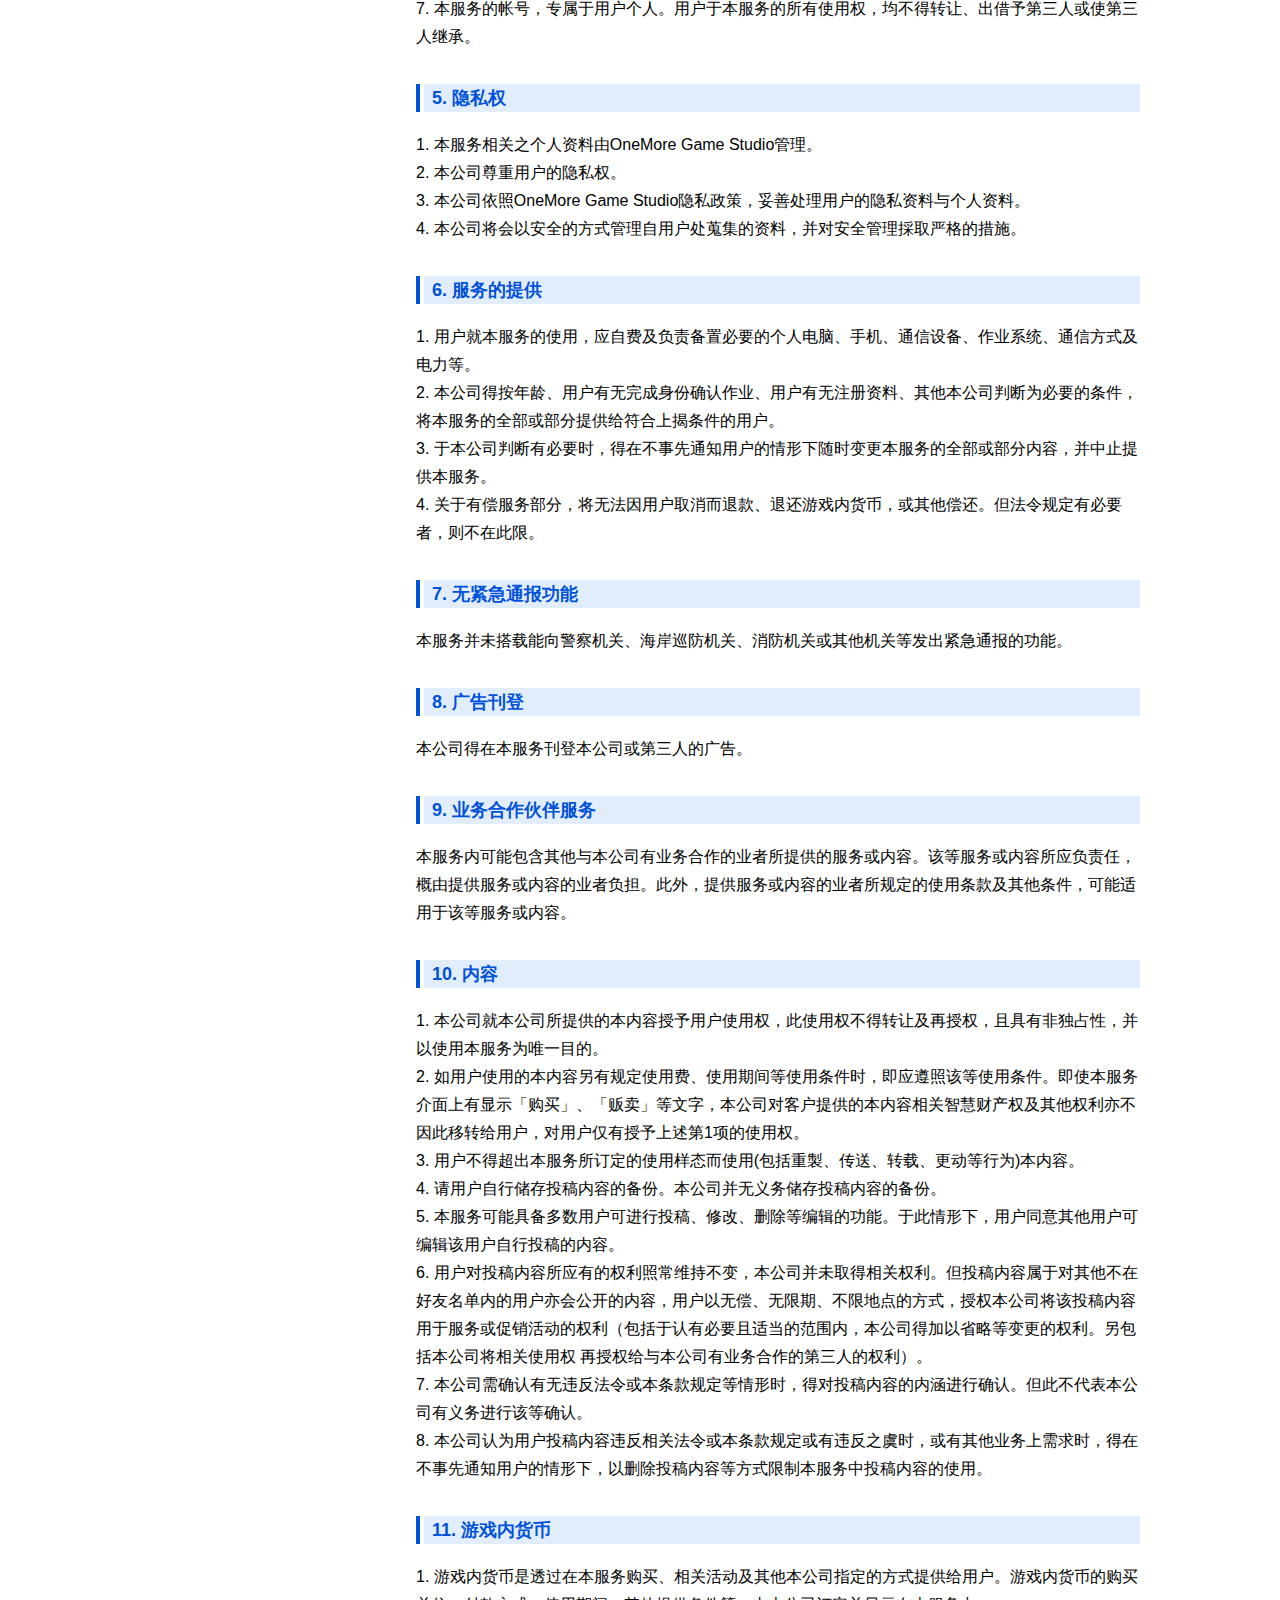
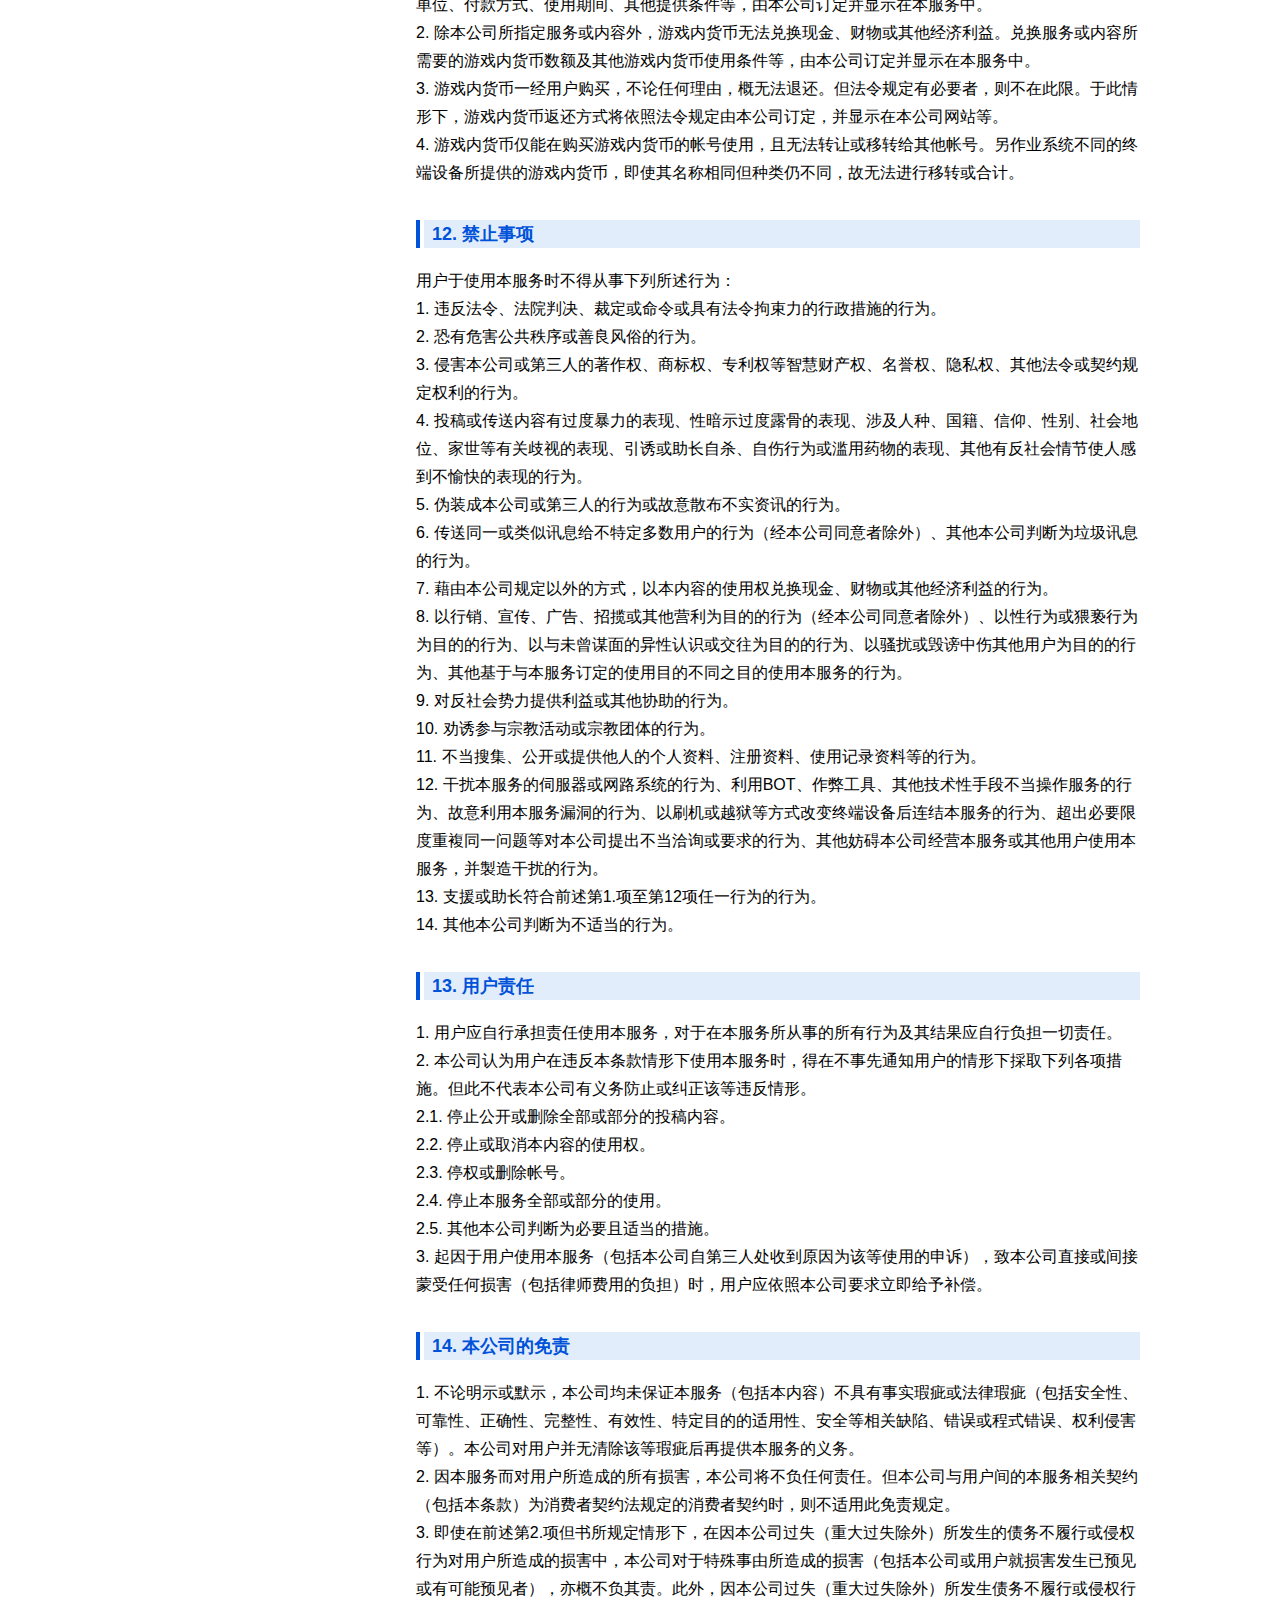
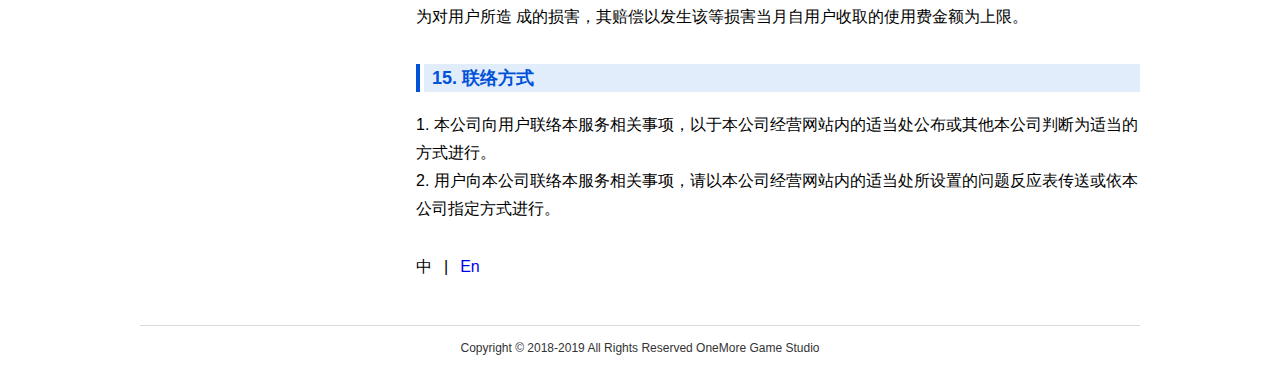
<file: Tos/index-m.html>
<!DOCTYPE html>
<html>
<head>
<meta charset="utf-8">
<title>
OneMore Game Studio服务条款</title>
<!-- 适配代码 -->
<script>!function(a){var b=/iPhone/i,c=/iPod/i,d=/iPad/i,e=/(?=.*\bAndroid\b)(?=.*\bMobile\b)/i,f=/Android/i,g=/(?=.*\bAndroid\b)(?=.*\bSD4930UR\b)/i,h=/(?=.*\bAndroid\b)(?=.*\b(?:KFOT|KFTT|KFJWI|KFJWA|KFSOWI|KFTHWI|KFTHWA|KFAPWI|KFAPWA|KFARWI|KFASWI|KFSAWI|KFSAWA)\b)/i,i=/Windows Phone/i,j=/(?=.*\bWindows\b)(?=.*\bARM\b)/i,k=/BlackBerry/i,l=/BB10/i,m=/Opera Mini/i,n=/(CriOS|Chrome)(?=.*\bMobile\b)/i,o=/(?=.*\bFirefox\b)(?=.*\bMobile\b)/i,p=new RegExp("(?:Nexus 7|BNTV250|Kindle Fire|Silk|GT-P1000)","i"),q=function(a,b){return a.test(b)},r=function(a){var r=a||navigator.userAgent,s=r.split("[FBAN");if("undefined"!=typeof s[1]&&(r=s[0]),s=r.split("Twitter"),"undefined"!=typeof s[1]&&(r=s[0]),this.apple={phone:q(b,r),ipod:q(c,r),tablet:!q(b,r)&&q(d,r),device:q(b,r)||q(c,r)||q(d,r)},this.amazon={phone:q(g,r),tablet:!q(g,r)&&q(h,r),device:q(g,r)||q(h,r)},this.android={phone:q(g,r)||q(e,r),tablet:!q(g,r)&&!q(e,r)&&(q(h,r)||q(f,r)),device:q(g,r)||q(h,r)||q(e,r)||q(f,r)},this.windows={phone:q(i,r),tablet:q(j,r),device:q(i,r)||q(j,r)},this.other={blackberry:q(k,r),blackberry10:q(l,r),opera:q(m,r),firefox:q(o,r),chrome:q(n,r),device:q(k,r)||q(l,r)||q(m,r)||q(o,r)||q(n,r)},this.seven_inch=q(p,r),this.any=this.apple.device||this.android.device||this.windows.device||this.other.device||this.seven_inch,this.phone=this.apple.phone||this.android.phone||this.windows.phone,this.tablet=this.apple.tablet||this.android.tablet||this.windows.tablet,"undefined"==typeof window)return this},s=function(){var a=new r;return a.Class=r,a};"undefined"!=typeof module&&module.exports&&"undefined"==typeof window?module.exports=r:"undefined"!=typeof module&&module.exports&&"undefined"!=typeof window?module.exports=s():"function"==typeof define&&define.amd?define("isMobile",[],a.isMobile=s()):a.isMobile=s()}(this);</script><!--[if !IE]>|xGv00|e1e5852ab5125f8d7e6a12cf88c970dd<![endif]-->
<script> 
if (!isMobile.any) 
{
	//localhost不跳转，留作调试
	var is_localhost = (window.location.href.indexOf('//localhost/') == -1) ? false : true;
	if (is_localhost == false){
		window.location.href = './index.html';
	}
}
</script>
<meta name="viewport" content="width=device-width, initial-scale=1.0, user-scalable=0">
<meta name="apple-mobile-web-app-status-bar-style" content="black">
<meta name="apple-mobile-web-app-capable" content="yes">
<meta name="format-detection" content="telephone=no">
<style>
a,a:active,a:hover,a:link,a:visited{text-decoration:none}.dis,img{display:block}.nav,body{background-color:#fff}.cookie table,table{border-collapse:collapse}body,html{font:14px/22px PingFangSC-Regular,Microsoft YaHei,Simsun,Helvetica,Arial,sans-serif}body,button,dd,div,dl,dt,form,h1,h2,h3,h4,h5,h6,input,li,ol,p,td,textarea,th,ul{padding:0;margin:0}button,input,label,option,select,textarea{font:12px/18px Microsoft YaHei,Simsun,Helvetica,Arial,sans-serif}table{border-spacing:0}h1,h2,h3,h4,h5,h6{font-weight:400}ul{list-style:none}img{border:none}button{cursor:pointer}input,textarea{font-size:12px}a,a:active,a:visited{color:#0052D9}.fl{float:left}.fr{float:right}.undis{display:none}.nav{position:fixed;width:100%;height:44px;border-bottom:1px solid #e0e0e0;box-shadow:0 1px 4px 0 rgba(82,84,86,.26);z-index:6000}.nav .logo{position:absolute;top:0;left:0;height:24px;padding:10px}.nav .logo img{display:block;height:24px}.nav .directory,.nav .title{height:44px;line-height:44px}.nav .title{font-size:16px;color:#888;padding-left:58px}.nav .directory{position:absolute;top:0;right:0;color:#666;width:58px;background:url(//mat1.gtimg.com/www/qq2018/imgs/yszc/icon-drop-down.svg) 33px 17px no-repeat}.nav-panel,.overlay{position:fixed;left:0;width:100%}.nav-panel{top:-345px;height:390px;background-color:#fff;z-index:5000;overflow-y:auto}.nav-panel .inner{padding:0 15px 20px}.nav-panel .inner .title{font-family:PingFangSC-Medium;font-size:18px;color:#232323;padding-top:20px}.nav-panel .inner .sub-nav li{border-bottom:1px solid #e4e4e4}.nav-panel .inner .sub-nav li a{display:block;height:44px;line-height:44px;font-size:14px;color:#888;margin:0 -15px;padding:0 15px}.nav-panel .inner .sub-nav li a.on{color:#232323}.nav-panel .inner .sub-nav li a:active{background-color:#f4f4f4}.nav-panel .inner .sub-nav li.last{border-bottom:none}.opened{box-shadow:none}.opened .directory{background:url(//mat1.gtimg.com/www/qq2018/imgs/yszc/icon-pack-up.svg) 33px 17px no-repeat}.overlay{top:0;right:0;bottom:0;height:100%;background:rgba(0,0,0,.22);display:none}.main{padding:60px 20px 20px}.main .main-title{text-align:center;font-size:20px;margin-bottom:15px}.main h2{position:relative;font-family:PingFangSC-Medium;font-size:18px;color:#0052D9;height:100%;line-height:24px;background-color:#E2EDFB;margin-bottom:8px;text-indent:6px;margin-left:9px}.main .section,.main .section-0{margin-bottom:20px}.main h2::after{content:'';position:absolute;top:0;left:-8px;width:4px;height:100%;background-color:#0052d9}.main .section ul.level-1{padding-left:20px}.main .section ul.level-1>li{position:relative;padding-left:30px}.main .section ul.level-1 .num{position:absolute;top:0;left:0}.main .section ul.level-3>li{padding-left:30px}.main .section-0 .ul1,.main .section-0 .ul2{padding-left:20px}.main .section-0 .ul1 li{position:relative;padding-left:20px}.main .section-0 .ul1 li .num{position:absolute;top:0;left:0}.cookie table{width:100%;margin-top:32px}.cookie table td{border:1px solid #999;padding:10px;text-align:center}.cookie table td.td1{width:70px}.cookie table td p{text-align:left}article.a-post:target{padding-top:60px}.target-fix{position:relative;top:-60px;display:block;height:0;overflow:hidden}.select-language{margin:30px 0 14px}.select-language .split{margin:0 12px}
</style>
</head>
<body>
<div class="container">
	<!-- 顶部导航 -->
	<div id="header" class="header">
	<!-- 目录 -->
	<div id="nav" class="nav">
		<div class="logo"><img src="./logo.png" alt="OneMore Game Studio" /></div>
		<div class="directory"><!-- 目录 --></div>
	</div>
	<!-- 目录展开 -->
	<div class="nav-panel">
		<div class="inner">
			<div class="title">服务条款</div><ul class="sub-nav"><li><a class="dj-w dj" href="#nav0">引言</a></li><li><a class="dj-w dj" href="#nav1">1. 定义</a></li><li><a class="dj-w dj" href="#nav2">2. 对于条款的同意表示</a></li><li><a class="dj-w dj" href="#nav3">3. 条款的变更</a></li><li><a class="dj-w dj" href="#nav4">4. 帐号</a></li><li><a class="dj-w dj" href="#nav5">5. 隐私权</a></li><li><a class="dj-w dj" href="#nav6">6. 服务的提供</a></li><li><a class="dj-w dj" href="#nav7">7. 无紧急通报功能</a></li><li><a class="dj-w dj" href="#nav8">8. 广告刊登</a></li><li><a class="dj-w dj" href="#nav9">9. 业务合作伙伴服务</a></li><li><a class="dj-w dj" href="#nav10">10. 内容</a></li><li><a class="dj-w dj" href="#nav11">11. 游戏内货币</a></li><li><a class="dj-w dj" href="#nav12">12. 禁止事项</a></li><li><a class="dj-w dj" href="#nav13">13. 用户责任</a></li><li><a class="dj-w dj" href="#nav14">14. 本公司的免责</a></li><li><a class="dj-w dj" href="#nav15">15. 联络方式</a></li></ul>		</div>
	</div>	
	</div>

	<!-- 正文内容 -->
	<div class="main">
		<h1 class="main-title">服务条款</h1><div class="target-fix" id="nav0"></div><h2>引言</h2><div class="section"><p>本服务条款（以下简称「本条款」）是就OneMore Game Studio（以下称「本公司」）以OneMore Game Studio名义所提供游戏服务（以下简称「本服务」）的使用条件，由使用本服务用户（以下简称「用户」）与本公司间订定的条款。</p></div><div class="target-fix" id="nav1"></div><h2>1. 定义</h2><div class="section"><p>本条款使用下列各项用语：</p><p>1. 「帐号」系指本公司于用户开始使用本服务时所发行之用以辨识用户的文字列或其他标识。其中，本公司基于用户申请所设定的标识符称为「用户ID」。</p><p>2. 「游戏内货币」系指可兑换本服务中有偿提供的服务或内容的电子虚拟货币。</p><p>3. 「个别使用条款」系指与本服务有关而有别于本条款，以「条款」、「准则」、「政策」等名称由本公司所分发或公布的书面。</p><p>4. 「内容」系指文字、语音、音乐、图片、影片、软体、程式、代码及其他资讯等内容。</p><p>5. 「本内容」系指可透过本服务连结的内容。</p><p>6. 「投稿内容」系指用户投稿、传送、上传至本服务的内容。</p><p>7. 「有偿服务」系指于本服务中有偿提供给用户（包括兑换以有偿方式提供的游戏内货币）的服务或内容。</p></div><div class="target-fix" id="nav2"></div><h2>2. 对于条款的同意表示</h2><div class="section"><p>1. 用户应遵照本条款规定使用本服务。除非用户有效且不可撤销地同意本条款，方能使用本服务。</p><p>2. 如用户为未成年人，须经过亲权人等法定代理人同意后，方能使用本服务。此外，如用户是为业者使用本服务时，亦请于该业者同意本条款后，再使用本服务。</p><p>3. 本服务一经用户实际使用，将视为用户已有效且不可撤销地同意本条款。</p><p>4. 本服务有个别使用条款时，除本条款外，用户亦应遵照个别使用条款规定使用本服务。</p></div><div class="target-fix" id="nav3"></div><h2>3. 条款的变更</h2><div class="section"><p>于本公司判断有必要时，得在不事先通知用户的情形下随时变更本条款及个别使用条款。变更后的本条款及个别使用条款自公布在本公司经营网站内的适当处时起生效，如用户于本条款及个别使用条款变更后仍继续使用本服务，将视为用户已有效且不可撤销地同意变更后的本条款及其所适用的个别使用条款。由于本公司不会个别通知用户相关变更内容，故请用户于使用本服务时，随时参阅最新版本的本条款及其所适用的个别使用条款。</p></div><div class="target-fix" id="nav4"></div><h2>4. 帐号</h2><div class="section"><p>1. 用户于使用本服务时，如有注册用户本身相关资料，应提供真实、正确且完整的资料，并经常进行修改以更新资料。</p><p>2. 用户于使用本服务时，如有注册密码，应自行负责严密保管，以免遭到不当使用。利用该密码所进行的一切行为均视为用户本人的行为。</p><p>3. 用户未设定用户ID而使用本服务，或使用无用户ID设定功能之服务时，若进行通信设备的机种变更等行为，游戏内货币、投稿内容等资料将无法转移到变更后的通信设备。</p><p>4. 符合前项规定时，用户购买之游戏内货币或其他有偿内容相关之资料以及其他所有与本服务相关之资料，可能因以下原因，在不事先通知用户的情况下消灭。</p><p>4.1. 用户解除安装本服务等</p><p>4.2. 用户进行通信设备之机种变更等</p><p>4.3. 与本公司或用户无关，且不具任何理由之原因</p><p>5. 本公司得在不事先通知用户的情况下，删除自最后一次连线起超过1年以上之帐号。</p><p>6. 自帐号删除时起，用户于本服务的所有使用权不论任何理由均为消灭。</p><p>7. 本服务的帐号，专属于用户个人。用户于本服务的所有使用权，均不得转让、出借予第三人或使第三人继承。</p></div><div class="target-fix" id="nav5"></div><h2>5. 隐私权</h2><div class="section"><p>1. 本服务相关之个人资料由OneMore Game Studio管理。</p><p>2. 本公司尊重用户的隐私权。</p><p>3. 本公司依照OneMore Game Studio隐私政策，妥善处理用户的隐私资料与个人资料。</p><p>4. 本公司将会以安全的方式管理自用户处蒐集的资料，并对安全管理採取严格的措施。</p></div><div class="target-fix" id="nav6"></div><h2>6. 服务的提供</h2><div class="section"><p>1. 用户就本服务的使用，应自费及负责备置必要的个人电脑、手机、通信设备、作业系统、通信方式及电力等。</p><p>2. 本公司得按年龄、用户有无完成身份确认作业、用户有无注册资料、其他本公司判断为必要的条件，将本服务的全部或部分提供给符合上揭条件的用户。</p><p>3. 于本公司判断有必要时，得在不事先通知用户的情形下随时变更本服务的全部或部分内容，并中止提供本服务。</p><p>4. 关于有偿服务部分，将无法因用户取消而退款、退还游戏内货币，或其他偿还。但法令规定有必要者，则不在此限。</p></div><div class="target-fix" id="nav7"></div><h2>7. 无紧急通报功能</h2><div class="section"><p>本服务并未搭载能向警察机关、海岸巡防机关、消防机关或其他机关等发出紧急通报的功能。</p></div><div class="target-fix" id="nav8"></div><h2>8. 广告刊登</h2><div class="section"><p>本公司得在本服务刊登本公司或第三人的广告。</p></div><div class="target-fix" id="nav9"></div><h2>9. 业务合作伙伴服务</h2><div class="section"><p>本服务内可能包含其他与本公司有业务合作的业者所提供的服务或内容。该等服务或内容所应负责任，概由提供服务或内容的业者负担。此外，提供服务或内容的业者所规定的使用条款及其他条件，可能适用于该等服务或内容。</p></div><div class="target-fix" id="nav10"></div><h2>10. 内容</h2><div class="section"><p>1. 本公司就本公司所提供的本内容授予用户使用权，此使用权不得转让及再授权，且具有非独占性，并以使用本服务为唯一目的。</p><p>2. 如用户使用的本内容另有规定使用费、使用期间等使用条件时，即应遵照该等使用条件。即使本服务介面上有显示「购买」、「贩卖」等文字，本公司对客户提供的本内容相关智慧财产权及其他权利亦不因此移转给用户，对用户仅有授予上述第1项的使用权。</p><p>3. 用户不得超出本服务所订定的使用样态而使用(包括重製、传送、转载、更动等行为)本内容。</p><p>4. 请用户自行储存投稿内容的备份。本公司并无义务储存投稿内容的备份。</p><p>5. 本服务可能具备多数用户可进行投稿、修改、删除等编辑的功能。于此情形下，用户同意其他用户可编辑该用户自行投稿的内容。</p><p>6. 用户对投稿内容所应有的权利照常维持不变，本公司并未取得相关权利。但投稿内容属于对其他不在好友名单内的用户亦会公开的内容，用户以无偿、无限期、不限地点的方式，授权本公司将该投稿内容用于服务或促销活动的权利（包括于认有必要且适当的范围内，本公司得加以省略等变更的权利。另包括本公司将相关使用权 再授权给与本公司有业务合作的第三人的权利）。</p><p>7. 本公司需确认有无违反法令或本条款规定等情形时，得对投稿内容的内涵进行确认。但此不代表本公司有义务进行该等确认。</p><p>8. 本公司认为用户投稿内容违反相关法令或本条款规定或有违反之虞时，或有其他业务上需求时，得在不事先通知用户的情形下，以删除投稿内容等方式限制本服务中投稿内容的使用。</p></div><div class="target-fix" id="nav11"></div><h2>11. 游戏内货币</h2><div class="section"><p>1. 游戏内货币是透过在本服务购买、相关活动及其他本公司指定的方式提供给用户。游戏内货币的购买单位、付款方式、使用期间、其他提供条件等，由本公司订定并显示在本服务中。</p><p>2. 除本公司所指定服务或内容外，游戏内货币无法兑换现金、财物或其他经济利益。兑换服务或内容所需要的游戏内货币数额及其他游戏内货币使用条件等，由本公司订定并显示在本服务中。</p><p>3. 游戏内货币一经用户购买，不论任何理由，概无法退还。但法令规定有必要者，则不在此限。于此情形下，游戏内货币返还方式将依照法令规定由本公司订定，并显示在本公司网站等。</p><p>4. 游戏内货币仅能在购买游戏内货币的帐号使用，且无法转让或移转给其他帐号。另作业系统不同的终端设备所提供的游戏内货币，即使其名称相同但种类仍不同，故无法进行移转或合计。</p></div><div class="target-fix" id="nav12"></div><h2>12. 禁止事项</h2><div class="section"><p>用户于使用本服务时不得从事下列所述行为：</p><p>1. 违反法令、法院判决、裁定或命令或具有法令拘束力的行政措施的行为。</p><p>2. 恐有危害公共秩序或善良风俗的行为。</p><p>3. 侵害本公司或第三人的著作权、商标权、专利权等智慧财产权、名誉权、隐私权、其他法令或契约规定权利的行为。</p><p>4. 投稿或传送内容有过度暴力的表现、性暗示过度露骨的表现、涉及人种、国籍、信仰、性别、社会地位、家世等有关歧视的表现、引诱或助长自杀、自伤行为或滥用药物的表现、其他有反社会情节使人感到不愉快的表现的行为。</p><p>5. 伪装成本公司或第三人的行为或故意散布不实资讯的行为。</p><p>6. 传送同一或类似讯息给不特定多数用户的行为（经本公司同意者除外）、其他本公司判断为垃圾讯息的行为。</p><p>7. 藉由本公司规定以外的方式，以本内容的使用权兑换现金、财物或其他经济利益的行为。</p><p>8. 以行销、宣传、广告、招揽或其他营利为目的的行为（经本公司同意者除外）、以性行为或猥亵行为为目的的行为、以与未曾谋面的异性认识或交往为目的的行为、以骚扰或毁谤中伤其他用户为目的的行为、其他基于与本服务订定的使用目的不同之目的使用本服务的行为。</p><p>9. 对反社会势力提供利益或其他协助的行为。</p><p>10. 劝诱参与宗教活动或宗教团体的行为。</p><p>11. 不当搜集、公开或提供他人的个人资料、注册资料、使用记录资料等的行为。</p><p>12.  干扰本服务的伺服器或网路系统的行为、利用BOT、作弊工具、其他技术性手段不当操作服务的行为、故意利用本服务漏洞的行为、以刷机或越狱等方式改变终端设备后连结本服务的行为、超出必要限度重複同一问题等对本公司提出不当洽询或要求的行为、其他妨碍本公司经营本服务或其他用户使用本服务，并製造干扰的行为。</p><p>13. 支援或助长符合前述第1.项至第12项任一行为的行为。</p><p>14. 其他本公司判断为不适当的行为。</p></div><div class="target-fix" id="nav13"></div><h2>13. 用户责任</h2><div class="section"><p>1. 用户应自行承担责任使用本服务，对于在本服务所从事的所有行为及其结果应自行负担一切责任。</p><p>2. 本公司认为用户在违反本条款情形下使用本服务时，得在不事先通知用户的情形下採取下列各项措施。但此不代表本公司有义务防止或纠正该等违反情形。</p><p>2.1. 停止公开或删除全部或部分的投稿内容。</p><p>2.2. 停止或取消本内容的使用权。</p><p>2.3. 停权或删除帐号。</p><p>2.4. 停止本服务全部或部分的使用。</p><p>2.5. 其他本公司判断为必要且适当的措施。</p><p>3. 起因于用户使用本服务（包括本公司自第三人处收到原因为该等使用的申诉），致本公司直接或间接蒙受任何损害（包括律师费用的负担）时，用户应依照本公司要求立即给予补偿。</p></div><div class="target-fix" id="nav14"></div><h2>14. 本公司的免责</h2><div class="section"><p>1. 不论明示或默示，本公司均未保证本服务（包括本内容）不具有事实瑕疵或法律瑕疵（包括安全性、可靠性、正确性、完整性、有效性、特定目的的适用性、安全等相关缺陷、错误或程式错误、权利侵害等）。本公司对用户并无清除该等瑕疵后再提供本服务的义务。</p><p>2. 因本服务而对用户所造成的所有损害，本公司将不负任何责任。但本公司与用户间的本服务相关契约（包括本条款）为消费者契约法规定的消费者契约时，则不适用此免责规定。</p><p>3. 即使在前述第2.项但书所规定情形下，在因本公司过失（重大过失除外）所发生的债务不履行或侵权行为对用户所造成的损害中，本公司对于特殊事由所造成的损害（包括本公司或用户就损害发生已预见或有可能预见者），亦概不负其责。此外，因本公司过失（重大过失除外）所发生债务不履行或侵权行为对用户所造 成的损害，其赔偿以发生该等损害当月自用户收取的使用费金额为上限。</p></div><div class="target-fix" id="nav15"></div><h2>15. 联络方式</h2><div class="section"><p>1. 本公司向用户联络本服务相关事项，以于本公司经营网站内的适当处公布或其他本公司判断为适当的方式进行。</p><p>2. 用户向本公司联络本服务相关事项，请以本公司经营网站内的适当处所设置的问题反应表传送或依本公司指定方式进行。</p></div>		<!-- 语言切换 -->
		<div class="select-language">
			<span>中</span><span class="split">|</span><a href="./index-m_en.html">En</a>		</div>
	</div>
	<!-- 遮罩 -->
	<div class="overlay"></div>
</div>

<!-- script -->
<script src="//mat1.gtimg.com/www/qq2018/js/libs/jquery/jquery-3.3.1.min.js"></script>
<script>
~(function () {
    /**
     * 导航点击
     */

    // 展开导航
    function openNav() {
      $('#nav').toggleClass('opened', true)
      $('.nav-panel').animate({top: 45})
      $('.overlay').fadeIn()
    }

    // 关闭导航
    function closeNav() {
      $('#nav').toggleClass('opened', false)
      $('.nav-panel').animate({top: -345})
      $('.overlay').fadeOut()
    }

    // 导航绑定事件
    $('#nav').on('click', function () {
      if ($('#nav').hasClass('opened')) {
        closeNav()
      } else {
        openNav()  
      }
    })

    // 导航列表绑定点击事件
    $('.sub-nav li a').each(function (index, elm) {
      $(elm).on('click', function () {
        $('.sub-nav li a').removeClass('on').eq(index).addClass('on')
        closeNav()
      })
    })

  })();
</script>
</body>
</html>
</file>
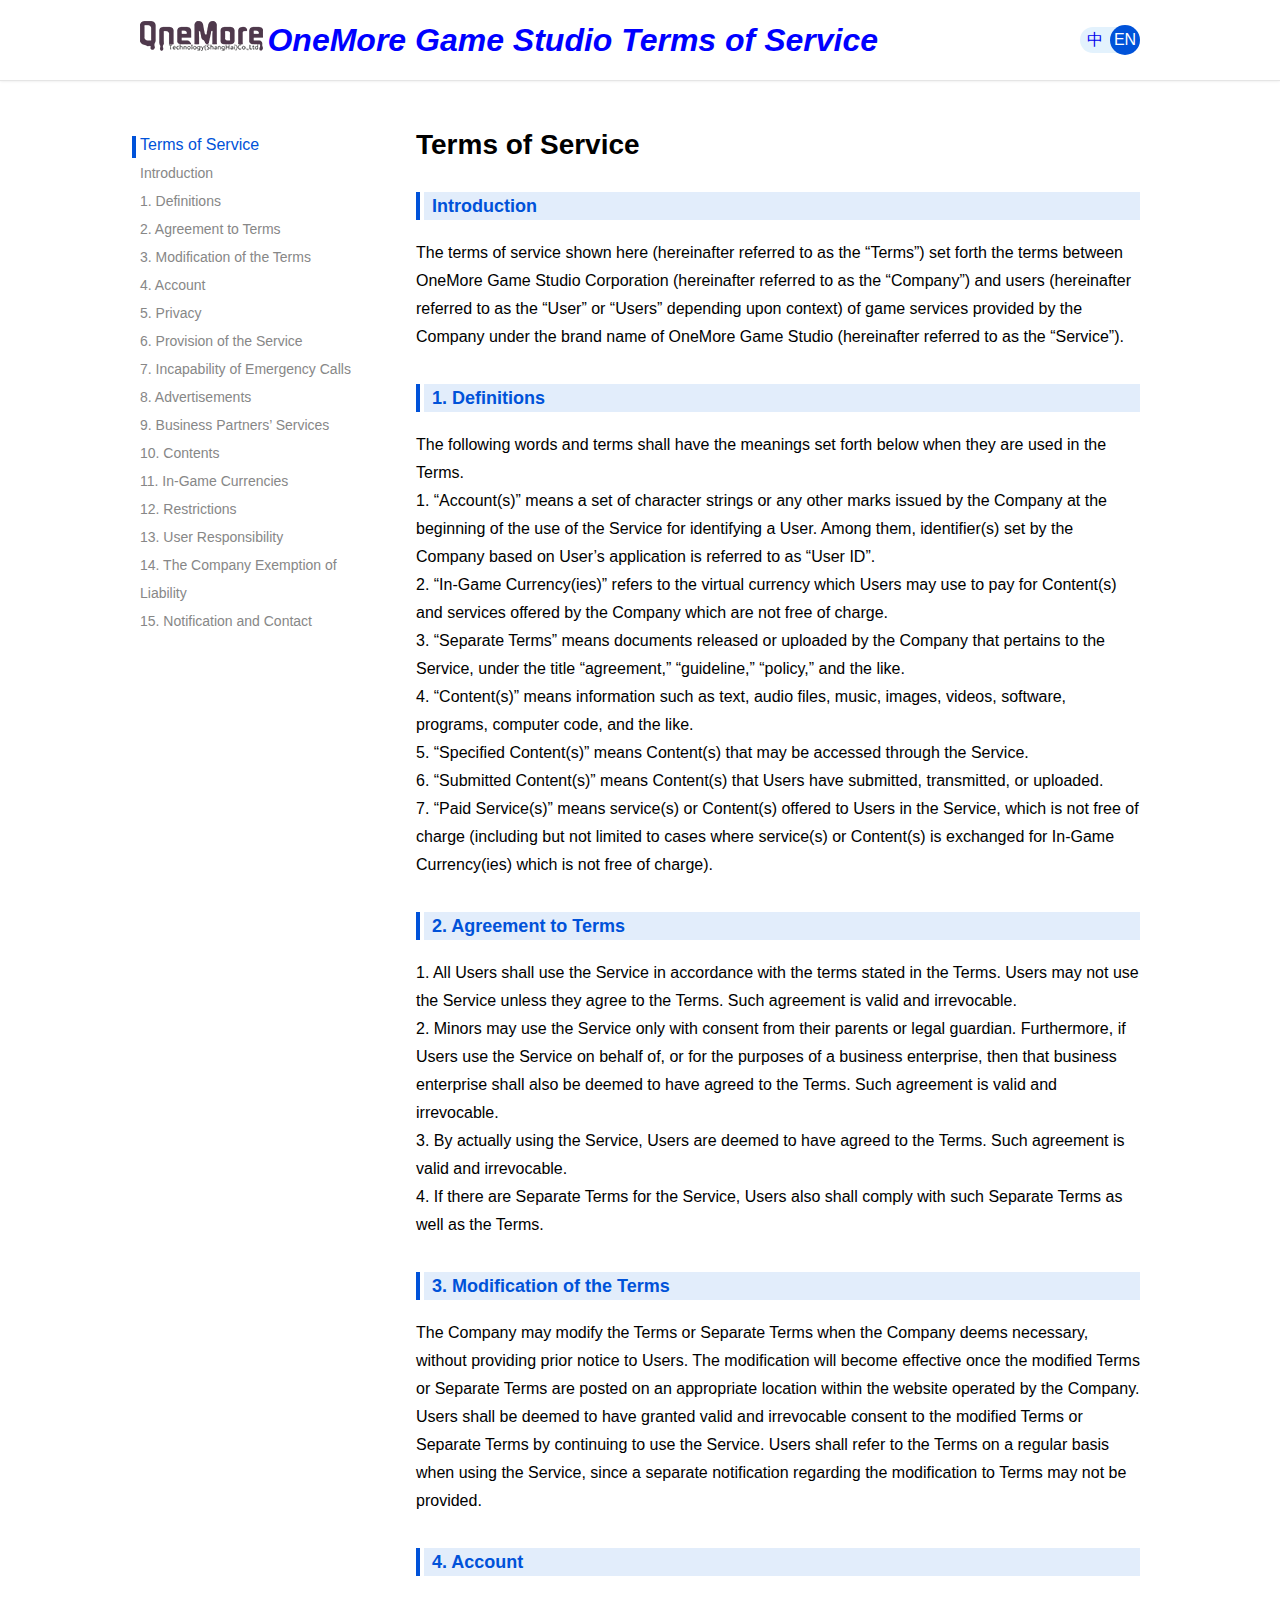
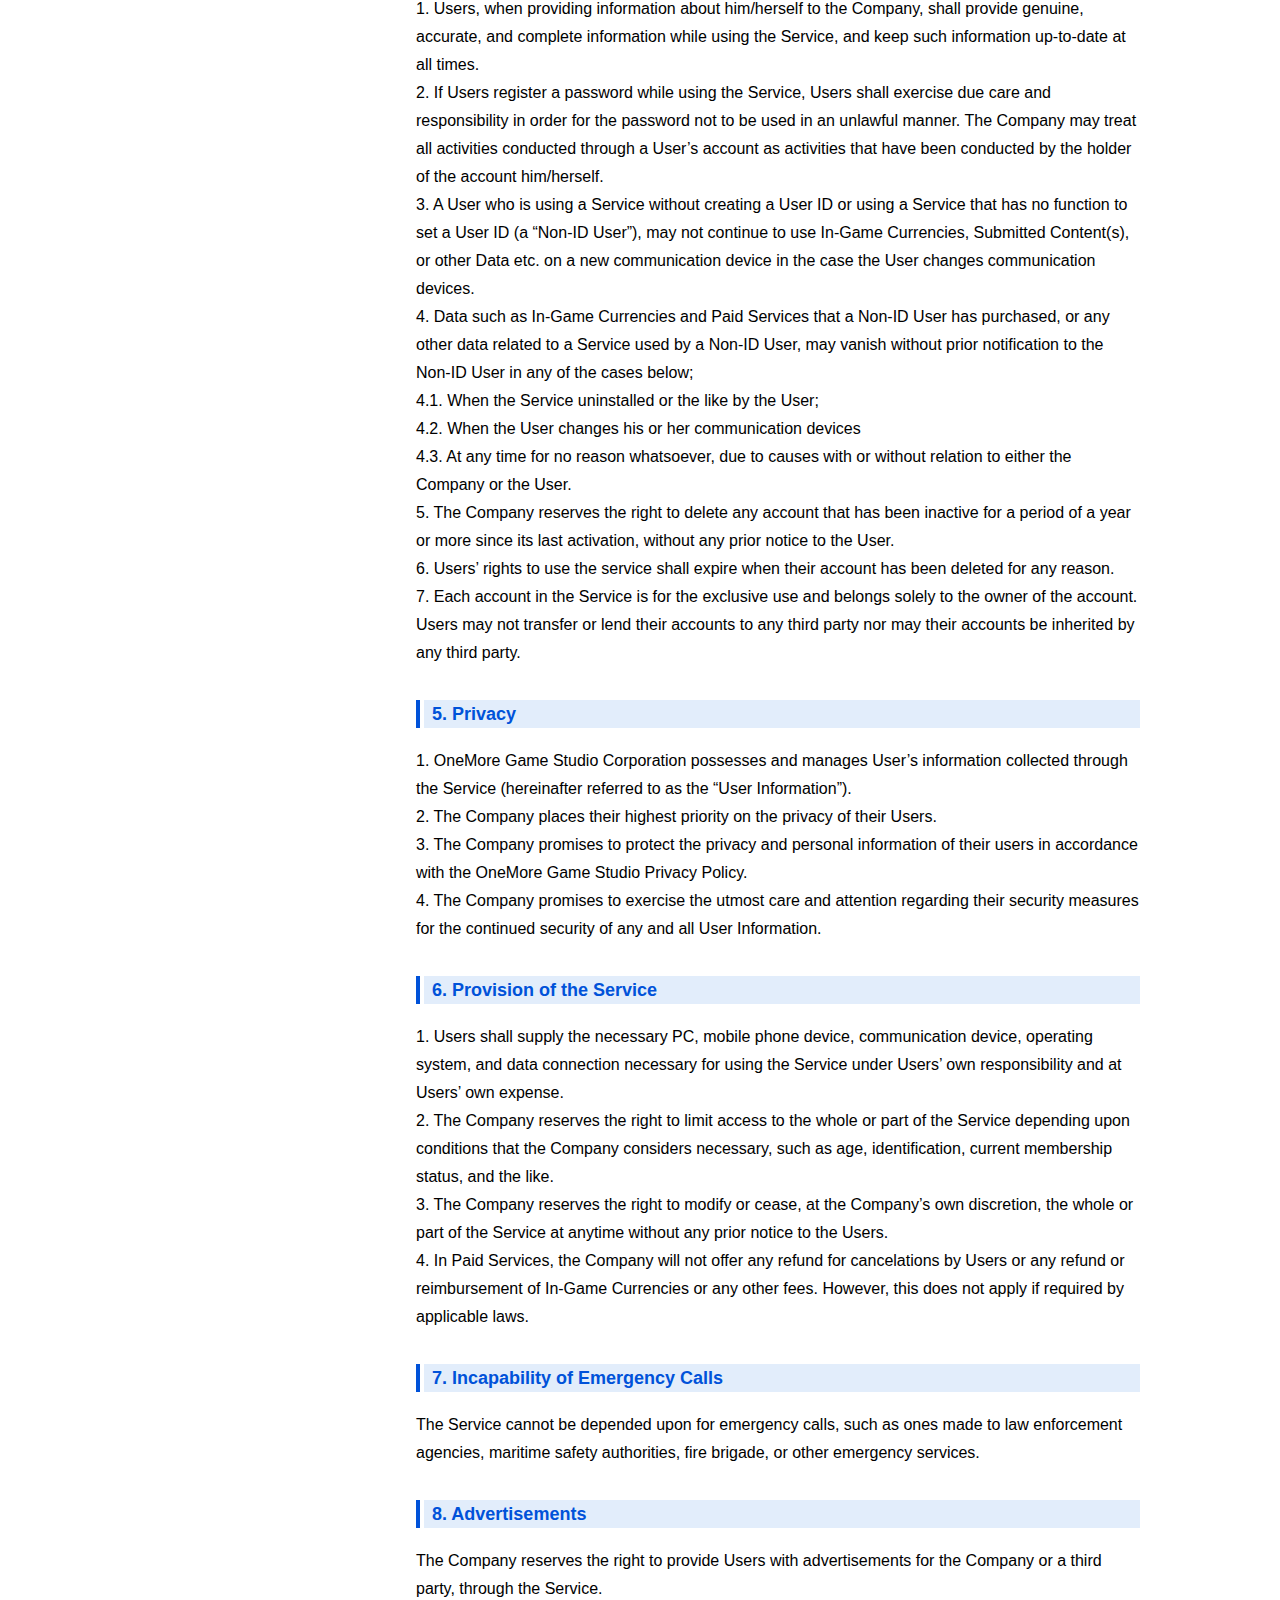
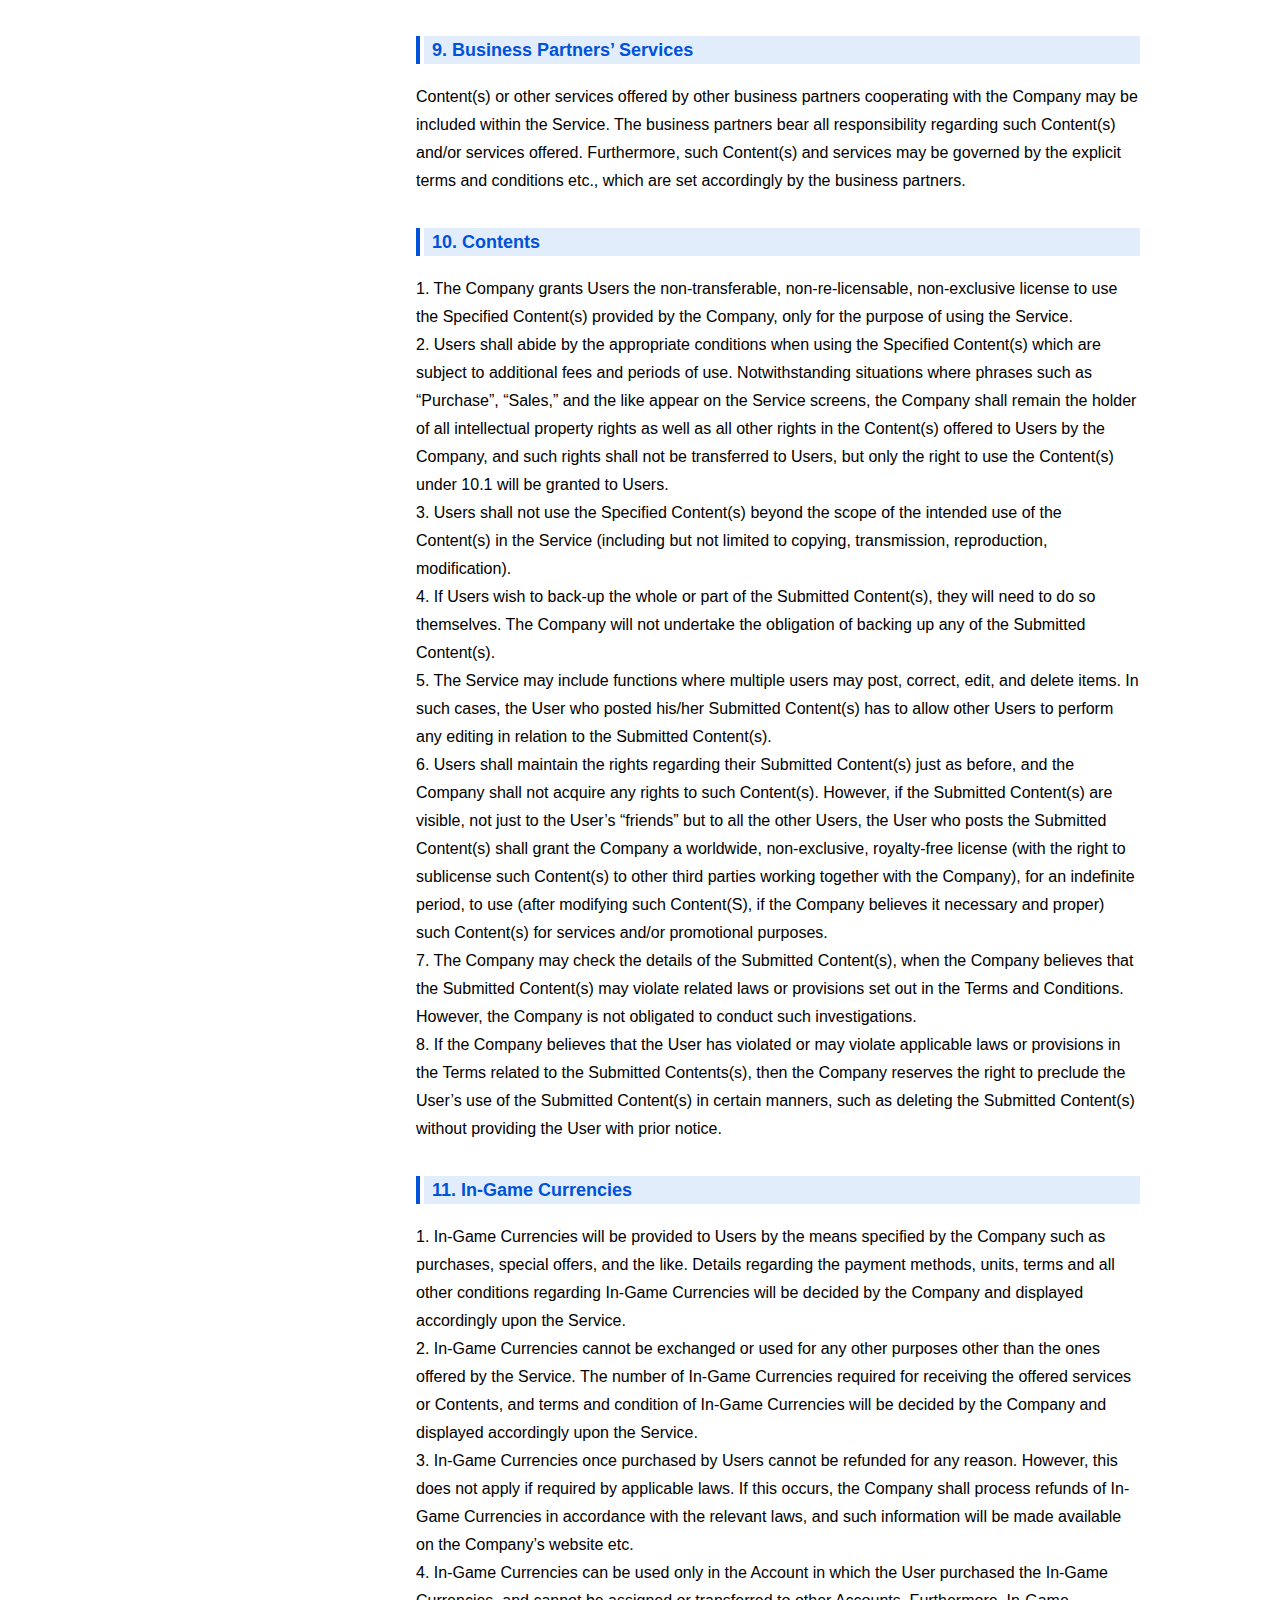
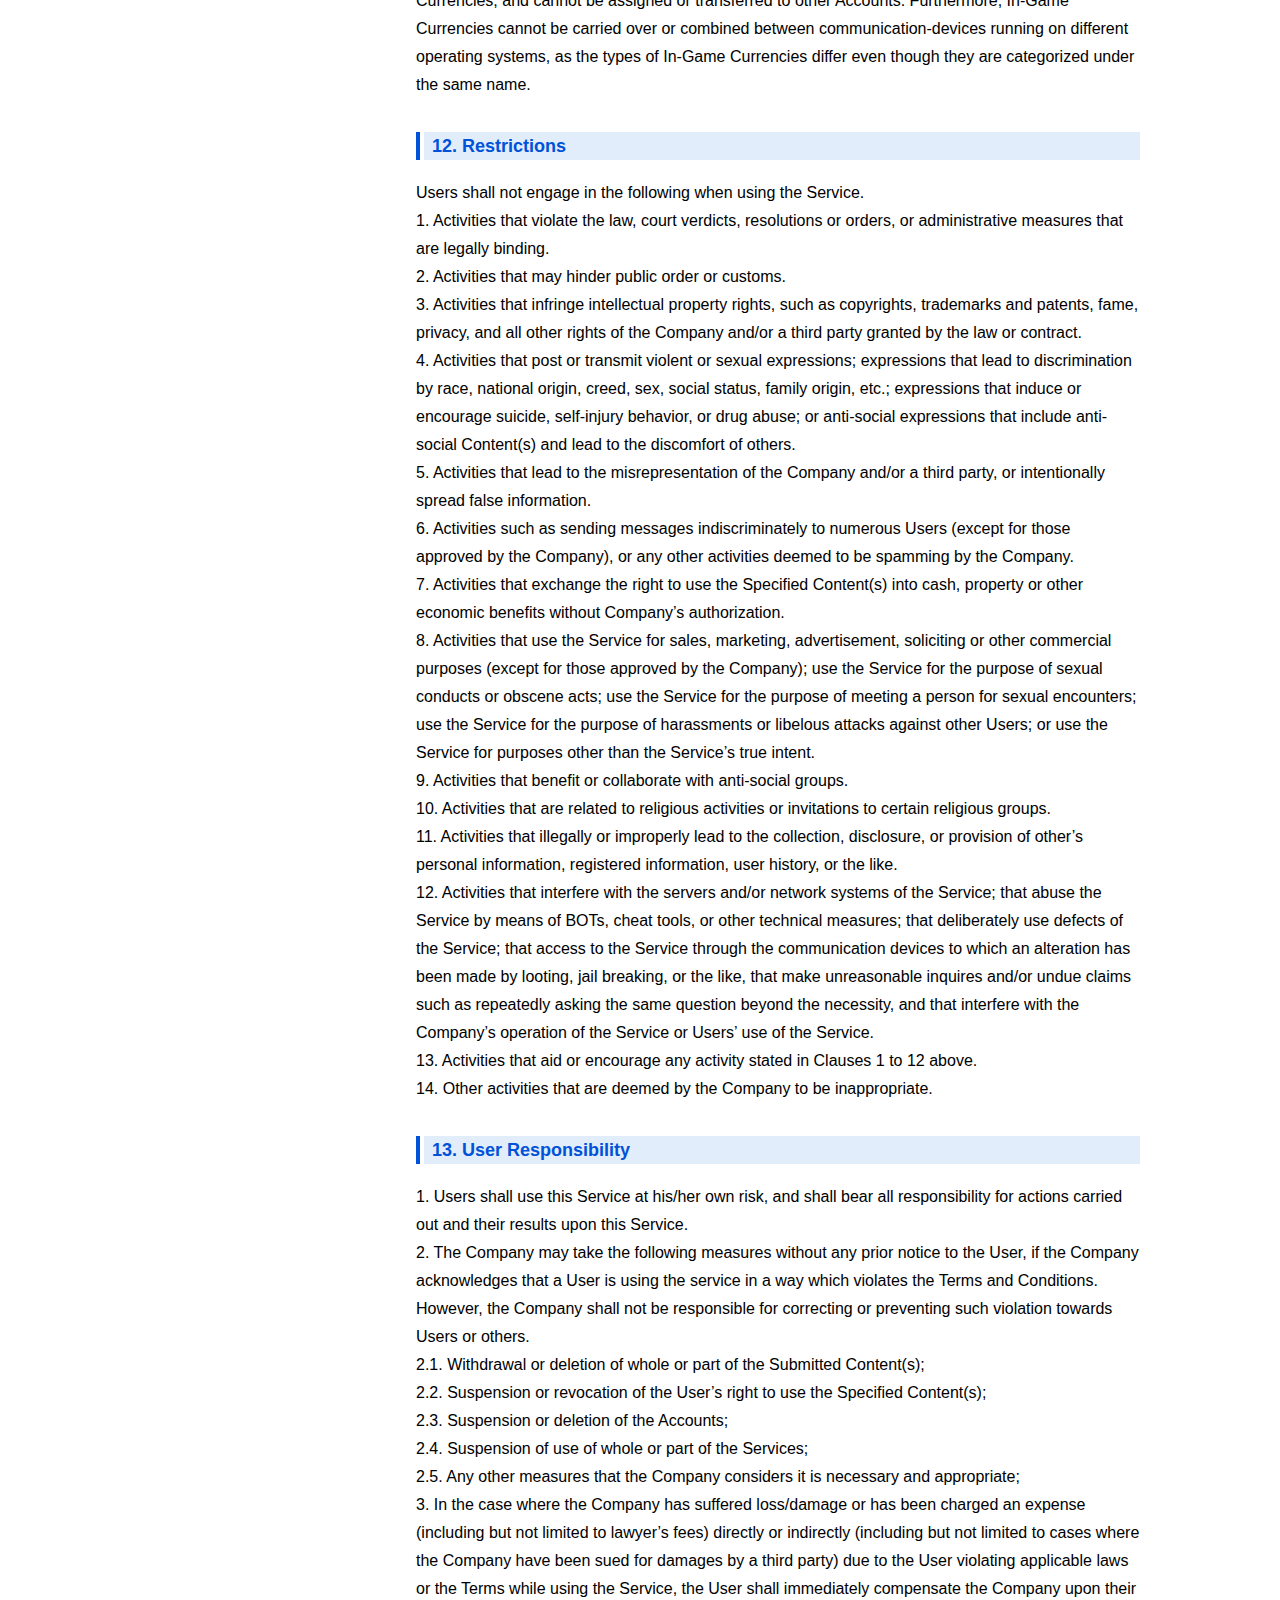
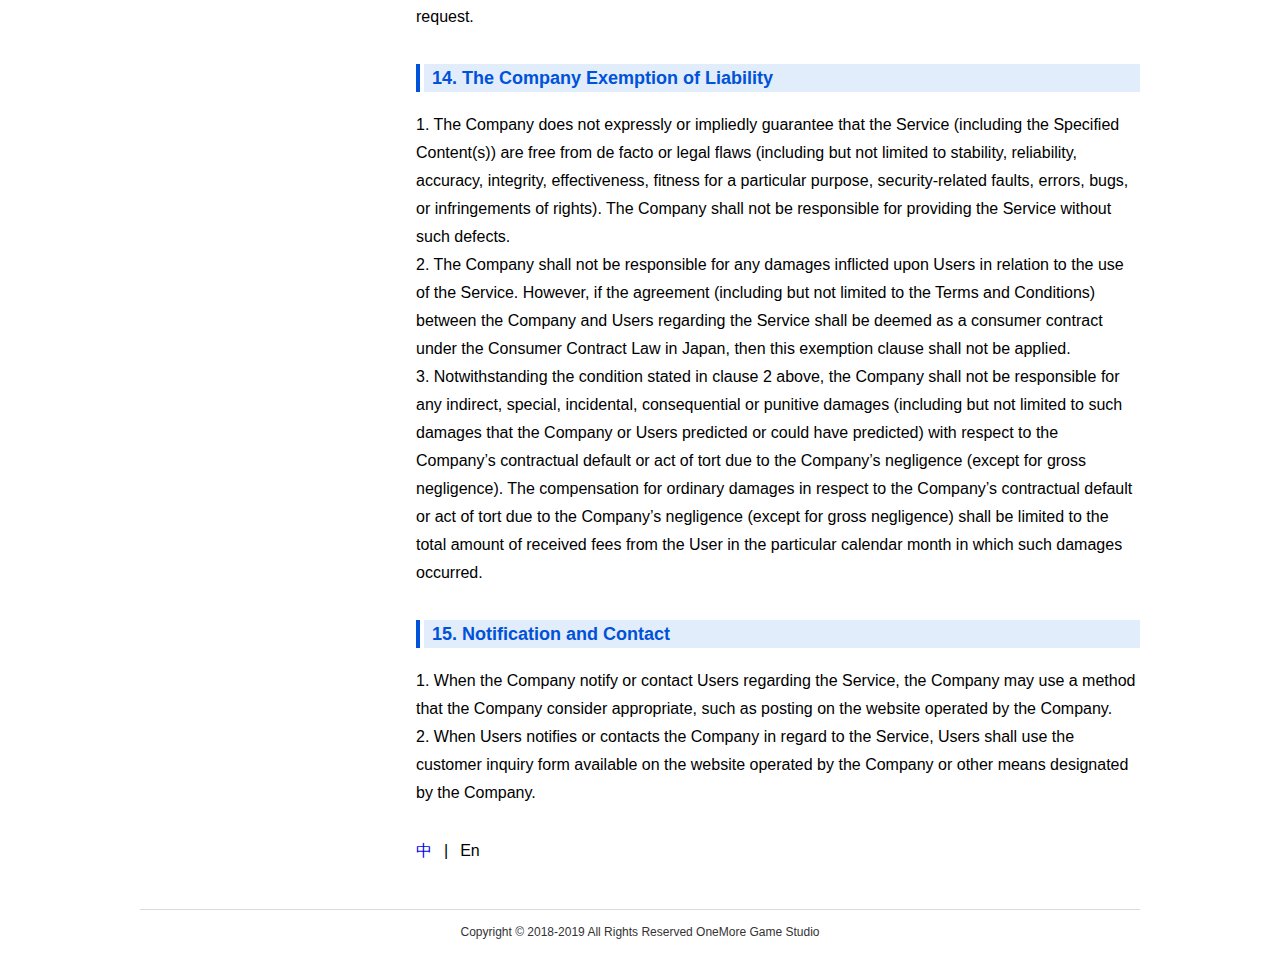
<file: Tos/index-m_en.html>
<!DOCTYPE html>
<html>
<head>
<meta charset="utf-8">
<title>
OneMore Game Studio Terms of Service</title>
<!-- 适配代码 -->
<script>!function(a){var b=/iPhone/i,c=/iPod/i,d=/iPad/i,e=/(?=.*\bAndroid\b)(?=.*\bMobile\b)/i,f=/Android/i,g=/(?=.*\bAndroid\b)(?=.*\bSD4930UR\b)/i,h=/(?=.*\bAndroid\b)(?=.*\b(?:KFOT|KFTT|KFJWI|KFJWA|KFSOWI|KFTHWI|KFTHWA|KFAPWI|KFAPWA|KFARWI|KFASWI|KFSAWI|KFSAWA)\b)/i,i=/Windows Phone/i,j=/(?=.*\bWindows\b)(?=.*\bARM\b)/i,k=/BlackBerry/i,l=/BB10/i,m=/Opera Mini/i,n=/(CriOS|Chrome)(?=.*\bMobile\b)/i,o=/(?=.*\bFirefox\b)(?=.*\bMobile\b)/i,p=new RegExp("(?:Nexus 7|BNTV250|Kindle Fire|Silk|GT-P1000)","i"),q=function(a,b){return a.test(b)},r=function(a){var r=a||navigator.userAgent,s=r.split("[FBAN");if("undefined"!=typeof s[1]&&(r=s[0]),s=r.split("Twitter"),"undefined"!=typeof s[1]&&(r=s[0]),this.apple={phone:q(b,r),ipod:q(c,r),tablet:!q(b,r)&&q(d,r),device:q(b,r)||q(c,r)||q(d,r)},this.amazon={phone:q(g,r),tablet:!q(g,r)&&q(h,r),device:q(g,r)||q(h,r)},this.android={phone:q(g,r)||q(e,r),tablet:!q(g,r)&&!q(e,r)&&(q(h,r)||q(f,r)),device:q(g,r)||q(h,r)||q(e,r)||q(f,r)},this.windows={phone:q(i,r),tablet:q(j,r),device:q(i,r)||q(j,r)},this.other={blackberry:q(k,r),blackberry10:q(l,r),opera:q(m,r),firefox:q(o,r),chrome:q(n,r),device:q(k,r)||q(l,r)||q(m,r)||q(o,r)||q(n,r)},this.seven_inch=q(p,r),this.any=this.apple.device||this.android.device||this.windows.device||this.other.device||this.seven_inch,this.phone=this.apple.phone||this.android.phone||this.windows.phone,this.tablet=this.apple.tablet||this.android.tablet||this.windows.tablet,"undefined"==typeof window)return this},s=function(){var a=new r;return a.Class=r,a};"undefined"!=typeof module&&module.exports&&"undefined"==typeof window?module.exports=r:"undefined"!=typeof module&&module.exports&&"undefined"!=typeof window?module.exports=s():"function"==typeof define&&define.amd?define("isMobile",[],a.isMobile=s()):a.isMobile=s()}(this);</script><!--[if !IE]>|xGv00|e1e5852ab5125f8d7e6a12cf88c970dd<![endif]-->
<script> 
if (!isMobile.any) 
{
	//localhost不跳转，留作调试
	var is_localhost = (window.location.href.indexOf('//localhost/') == -1) ? false : true;
	if (is_localhost == false){
		window.location.href = './index_en.html';
	}
}
</script>
<meta name="viewport" content="width=device-width, initial-scale=1.0, user-scalable=0">
<meta name="apple-mobile-web-app-status-bar-style" content="black">
<meta name="apple-mobile-web-app-capable" content="yes">
<meta name="format-detection" content="telephone=no">
<style>
a,a:active,a:hover,a:link,a:visited{text-decoration:none}.dis,img{display:block}.nav,body{background-color:#fff}.cookie table,table{border-collapse:collapse}body,html{font:14px/22px PingFangSC-Regular,Microsoft YaHei,Simsun,Helvetica,Arial,sans-serif}body,button,dd,div,dl,dt,form,h1,h2,h3,h4,h5,h6,input,li,ol,p,td,textarea,th,ul{padding:0;margin:0}button,input,label,option,select,textarea{font:12px/18px Microsoft YaHei,Simsun,Helvetica,Arial,sans-serif}table{border-spacing:0}h1,h2,h3,h4,h5,h6{font-weight:400}ul{list-style:none}img{border:none}button{cursor:pointer}input,textarea{font-size:12px}a,a:active,a:visited{color:#0052D9}.fl{float:left}.fr{float:right}.undis{display:none}.nav{position:fixed;width:100%;height:44px;border-bottom:1px solid #e0e0e0;box-shadow:0 1px 4px 0 rgba(82,84,86,.26);z-index:6000}.nav .logo{position:absolute;top:0;left:0;height:24px;padding:10px}.nav .logo img{display:block;height:24px}.nav .directory,.nav .title{height:44px;line-height:44px}.nav .title{font-size:16px;color:#888;padding-left:58px}.nav .directory{position:absolute;top:0;right:0;color:#666;width:58px;background:url(//mat1.gtimg.com/www/qq2018/imgs/yszc/icon-drop-down.svg) 33px 17px no-repeat}.nav-panel,.overlay{position:fixed;left:0;width:100%}.nav-panel{top:-345px;height:390px;background-color:#fff;z-index:5000;overflow-y:auto}.nav-panel .inner{padding:0 15px 20px}.nav-panel .inner .title{font-family:PingFangSC-Medium;font-size:18px;color:#232323;padding-top:20px}.nav-panel .inner .sub-nav li{border-bottom:1px solid #e4e4e4}.nav-panel .inner .sub-nav li a{display:block;height:44px;line-height:44px;font-size:14px;color:#888;margin:0 -15px;padding:0 15px}.nav-panel .inner .sub-nav li a.on{color:#232323}.nav-panel .inner .sub-nav li a:active{background-color:#f4f4f4}.nav-panel .inner .sub-nav li.last{border-bottom:none}.opened{box-shadow:none}.opened .directory{background:url(//mat1.gtimg.com/www/qq2018/imgs/yszc/icon-pack-up.svg) 33px 17px no-repeat}.overlay{top:0;right:0;bottom:0;height:100%;background:rgba(0,0,0,.22);display:none}.main{padding:60px 20px 20px}.main .main-title{text-align:center;font-size:20px;margin-bottom:15px}.main h2{position:relative;font-family:PingFangSC-Medium;font-size:18px;color:#0052D9;height:100%;line-height:24px;background-color:#E2EDFB;margin-bottom:8px;text-indent:6px;margin-left:9px}.main .section,.main .section-0{margin-bottom:20px}.main h2::after{content:'';position:absolute;top:0;left:-8px;width:4px;height:100%;background-color:#0052d9}.main .section ul.level-1{padding-left:20px}.main .section ul.level-1>li{position:relative;padding-left:30px}.main .section ul.level-1 .num{position:absolute;top:0;left:0}.main .section ul.level-3>li{padding-left:30px}.main .section-0 .ul1,.main .section-0 .ul2{padding-left:20px}.main .section-0 .ul1 li{position:relative;padding-left:20px}.main .section-0 .ul1 li .num{position:absolute;top:0;left:0}.cookie table{width:100%;margin-top:32px}.cookie table td{border:1px solid #999;padding:10px;text-align:center}.cookie table td.td1{width:70px}.cookie table td p{text-align:left}article.a-post:target{padding-top:60px}.target-fix{position:relative;top:-60px;display:block;height:0;overflow:hidden}.select-language{margin:30px 0 14px}.select-language .split{margin:0 12px}
</style>
</head>
<body>
<div class="container">
	<!-- 顶部导航 -->
	<div id="header" class="header">
	<!-- 目录 -->
	<div id="nav" class="nav">
		<div class="logo"><img src="./logo.png" alt="OneMore Game Studio" /></div>
		<div class="directory"><!-- 目录 --></div>
	</div>
	<!-- 目录展开 -->
	<div class="nav-panel">
		<div class="inner">
			<div class="title">Terms of Service</div><ul class="sub-nav"><li><a class="dj-w dj" href="#nav0">Introduction</a></li><li><a class="dj-w dj" href="#nav1">1. Definitions</a></li><li><a class="dj-w dj" href="#nav2">2. Agreement to Terms</a></li><li><a class="dj-w dj" href="#nav3">3. Modification of the Terms</a></li><li><a class="dj-w dj" href="#nav4">4. Account</a></li><li><a class="dj-w dj" href="#nav5">5. Privacy</a></li><li><a class="dj-w dj" href="#nav6">6. Provision of the Service</a></li><li><a class="dj-w dj" href="#nav7">7. Incapability of Emergency Calls</a></li><li><a class="dj-w dj" href="#nav8">8. Advertisements</a></li><li><a class="dj-w dj" href="#nav9">9. Business Partners’ Services</a></li><li><a class="dj-w dj" href="#nav10">10. Contents</a></li><li><a class="dj-w dj" href="#nav11">11. In-Game Currencies</a></li><li><a class="dj-w dj" href="#nav12">12. Restrictions</a></li><li><a class="dj-w dj" href="#nav13">13. User Responsibility</a></li><li><a class="dj-w dj" href="#nav14">14. The Company Exemption of Liability</a></li><li><a class="dj-w dj" href="#nav15">15. Notification and Contact</a></li></ul>		</div>
	</div>	
	</div>

	<!-- 正文内容 -->
	<div class="main">
		<h1 class="main-title">Terms of Service</h1><div class="target-fix" id="nav0"></div><h2>Introduction</h2><div class="section"><p>The terms of service shown here (hereinafter referred to as the “Terms”) set forth the terms between OneMore Game Studio Corporation (hereinafter referred to as the “Company”) and users (hereinafter referred to as the “User” or “Users” depending upon context) of game services provided by the Company under the brand name of OneMore Game Studio (hereinafter referred to as the “Service”).</p></div><div class="target-fix" id="nav1"></div><h2>1. Definitions</h2><div class="section"><p>The following words and terms shall have the meanings set forth below when they are used in the Terms.</p><p>1. “Account(s)” means a set of character strings or any other marks issued by the Company at the beginning of the use of the Service for identifying a User. Among them, identifier(s) set by the Company based on User’s application is referred to as “User ID”.</p><p>2. “In-Game Currency(ies)” refers to the virtual currency which Users may use to pay for Content(s) and services offered by the Company which are not free of charge.</p><p>3. “Separate Terms” means documents released or uploaded by the Company that pertains to the Service, under the title “agreement,” “guideline,” “policy,” and the like.</p><p>4. “Content(s)” means information such as text, audio files, music, images, videos, software, programs, computer code, and the like.</p><p>5. “Specified Content(s)” means Content(s) that may be accessed through the Service.</p><p>6. “Submitted Content(s)” means Content(s) that Users have submitted, transmitted, or uploaded.</p><p>7. “Paid Service(s)” means service(s) or Content(s) offered to Users in the Service, which is not free of charge (including but not limited to cases where service(s) or Content(s) is exchanged for In-Game Currency(ies) which is not free of charge).</p></div><div class="target-fix" id="nav2"></div><h2>2. Agreement to Terms</h2><div class="section"><p>1. All Users shall use the Service in accordance with the terms stated in the Terms. Users may not use the Service unless they agree to the Terms. Such agreement is valid and irrevocable.</p><p>2. Minors may use the Service only with consent from their parents or legal guardian. Furthermore, if Users use the Service on behalf of, or for the purposes of a business enterprise, then that business enterprise shall also be deemed to have agreed to the Terms. Such agreement is valid and irrevocable.</p><p>3. By actually using the Service, Users are deemed to have agreed to the Terms. Such agreement is valid and irrevocable.</p><p>4. If there are Separate Terms for the Service, Users also shall comply with such Separate Terms as well as the Terms.</p></div><div class="target-fix" id="nav3"></div><h2>3. Modification of the Terms</h2><div class="section"><p>The Company may modify the Terms or Separate Terms when the Company deems necessary, without providing prior notice to Users. The modification will become effective once the modified Terms or Separate Terms are posted on an appropriate location within the website operated by the Company. Users shall be deemed to have granted valid and irrevocable consent to the modified Terms or Separate Terms by continuing to use the Service. Users shall refer to the Terms on a regular basis when using the Service, since a separate notification regarding the modification to Terms may not be provided.</p></div><div class="target-fix" id="nav4"></div><h2>4. Account</h2><div class="section"><p>1. Users, when providing information about him/herself to the Company, shall provide genuine, accurate, and complete information while using the Service, and keep such information up-to-date at all times.</p><p>2. If Users register a password while using the Service, Users shall exercise due care and responsibility in order for the password not to be used in an unlawful manner. The Company may treat all activities conducted through a User’s account as activities that have been conducted by the holder of the account him/herself.</p><p>3. A User who is using a Service without creating a User ID or using a Service that has no function to set a User ID (a “Non-ID User”), may not continue to use In-Game Currencies, Submitted Content(s), or other Data etc. on a new communication device in the case the User  changes communication devices.</p><p>4. Data such as In-Game Currencies and Paid Services that a Non-ID User has purchased, or any other data related to a Service used by a Non-ID User, may vanish without prior notification to the Non-ID User in any of the cases below;</p><p>4.1. When the Service uninstalled or the like by the User;</p><p>4.2. When the User changes his or her communication devices</p><p>4.3. At any time for no reason whatsoever, due to causes with or without relation to either the Company or the User.</p><p>5. The Company reserves the right to delete any account that has been inactive for a period of a year or more since its last activation, without any prior notice to the User.</p><p>6. Users’ rights to use the service shall expire when their account has been deleted for any reason.</p><p>7. Each account in the Service is for the exclusive use and belongs solely to the owner of the account. Users may not transfer or lend their accounts to any third party nor may their accounts be inherited by any third party.</p></div><div class="target-fix" id="nav5"></div><h2>5. Privacy</h2><div class="section"><p>1. OneMore Game Studio Corporation possesses and manages User’s information collected through the Service (hereinafter referred to as the “User Information”).</p><p>2. The Company places their highest priority on the privacy of their Users.</p><p>3. The Company promises to protect the privacy and personal information of their users in accordance with the OneMore Game Studio Privacy Policy.</p><p>4. The Company promises to exercise the utmost care and attention regarding their security measures for the continued security of any and all User Information.</p></div><div class="target-fix" id="nav6"></div><h2>6. Provision of the Service</h2><div class="section"><p>1. Users shall supply the necessary PC, mobile phone device, communication device, operating system, and data connection necessary for using the Service under Users’ own responsibility and at Users’ own expense.</p><p>2. The Company reserves the right to limit access to the whole or part of the Service depending upon conditions that the Company considers necessary, such as age, identification, current membership status, and the like.</p><p>3. The Company reserves the right to modify or cease, at the Company’s own discretion, the whole or part of the Service at anytime without any prior notice to the Users.</p><p>4. In Paid Services, the Company will not offer any refund for cancelations by Users or any refund or reimbursement of In-Game Currencies or any other fees. However, this does not apply if required by applicable laws.</p></div><div class="target-fix" id="nav7"></div><h2>7. Incapability of Emergency Calls</h2><div class="section"><p>The Service cannot be depended upon for emergency calls, such as ones made to law enforcement agencies, maritime safety authorities, fire brigade, or other emergency services.</p></div><div class="target-fix" id="nav8"></div><h2>8. Advertisements</h2><div class="section"><p>The Company reserves the right to provide Users with advertisements for the Company or a third party, through the Service.</p></div><div class="target-fix" id="nav9"></div><h2>9. Business Partners’ Services</h2><div class="section"><p>Content(s) or other services offered by other business partners cooperating with the Company may be included within the Service. The business partners bear all responsibility regarding such Content(s) and/or services offered. Furthermore, such Content(s) and services may be governed by the explicit terms and conditions etc., which are set accordingly by the business partners.</p></div><div class="target-fix" id="nav10"></div><h2>10. Contents</h2><div class="section"><p>1. The Company grants Users the non-transferable, non-re-licensable, non-exclusive license to use the Specified Content(s) provided by the Company, only for the purpose of using the Service.</p><p>2. Users shall abide by the appropriate conditions when using the Specified Content(s) which are subject to additional fees and periods of use. Notwithstanding situations where phrases such as “Purchase”, “Sales,” and the like appear on the Service screens, the Company shall remain the holder of all intellectual property rights as well as all other rights in the Content(s) offered to Users by the Company, and such rights shall not be transferred to Users, but only the right to use the Content(s) under 10.1 will be granted to Users.</p><p>3. Users shall not use the Specified Content(s) beyond the scope of the intended use of the Content(s) in the Service (including but not limited to copying, transmission, reproduction, modification).</p><p>4. If Users wish to back-up the whole or part of the Submitted Content(s), they will need to do so themselves. The Company will not undertake the obligation of backing up any of the Submitted Content(s).</p><p>5. The Service may include functions where multiple users may post, correct, edit, and delete items. In such cases, the User who posted his/her Submitted Content(s) has to allow other Users to perform any editing in relation to the Submitted Content(s).</p><p>6. Users shall maintain the rights regarding their Submitted Content(s) just as before, and the Company shall not acquire any rights to such Content(s). However, if the Submitted Content(s) are visible, not just to the User’s “friends” but to all the other Users, the User who posts the Submitted Content(s) shall grant the Company a worldwide, non-exclusive, royalty-free license (with the right to sublicense such Content(s) to other third parties working together with the Company), for an indefinite period, to use (after modifying such Content(S), if the Company believes it necessary and proper) such Content(s) for services and/or promotional purposes.</p><p>7. The Company may check the details of the Submitted Content(s), when the Company believes that the Submitted Content(s) may violate related laws or provisions set out in the Terms and Conditions. However, the Company is not obligated to conduct such investigations.</p><p>8. If the Company believes that the User has violated or may violate applicable laws or provisions in the Terms related to the Submitted Contents(s), then the Company reserves the right to preclude the User’s use of the Submitted Content(s) in certain manners, such as deleting the Submitted Content(s) without providing the User with prior notice.</p></div><div class="target-fix" id="nav11"></div><h2>11. In-Game Currencies</h2><div class="section"><p>1. In-Game Currencies will be provided to Users by the means specified by the Company such as purchases, special offers, and the like. Details regarding the payment methods, units, terms and all other conditions regarding In-Game Currencies will be decided by the Company and displayed accordingly upon the Service.</p><p>2. In-Game Currencies cannot be exchanged or used for any other purposes other than the ones offered by the Service. The number of In-Game Currencies required for receiving the offered services or Contents, and terms and condition of In-Game Currencies will be decided by the Company and displayed accordingly upon the Service.</p><p>3. In-Game Currencies once purchased by Users cannot be refunded for any reason. However, this does not apply if required by applicable laws. If this occurs, the Company shall process refunds of In-Game Currencies in accordance with the relevant laws, and such information will be made available on the Company’s website etc.</p><p>4. In-Game Currencies can be used only in the Account in which the User purchased the In-Game Currencies, and cannot be assigned or transferred to other Accounts. Furthermore, In-Game Currencies cannot be carried over or combined between communication-devices running on different operating systems, as the types of In-Game Currencies differ even though they are categorized under the same name.</p></div><div class="target-fix" id="nav12"></div><h2>12. Restrictions</h2><div class="section"><p>Users shall not engage in the following when using the Service.</p><p>1. Activities that violate the law, court verdicts, resolutions or orders, or administrative measures that are legally binding.</p><p>2. Activities that may hinder public order or customs.</p><p>3. Activities that infringe intellectual property rights, such as copyrights, trademarks and patents, fame, privacy, and all other rights of the Company and/or a third party granted by the law or contract.</p><p>4. Activities that post or transmit violent or sexual expressions; expressions that lead to discrimination by race, national origin, creed, sex, social status, family origin, etc.; expressions that induce or encourage suicide, self-injury behavior, or drug abuse; or anti-social expressions that include anti-social Content(s) and lead to the discomfort of others.</p><p>5. Activities that lead to the misrepresentation of the Company and/or a third party, or intentionally spread false information.</p><p>6. Activities such as sending messages indiscriminately to numerous Users (except for those approved by the Company), or any other activities deemed to be spamming by the Company.</p><p>7. Activities that exchange the right to use the Specified Content(s) into cash, property or other economic benefits without Company’s authorization.</p><p>8. Activities that use the Service for sales, marketing, advertisement, soliciting or other commercial purposes (except for those approved by the Company); use the Service for the purpose of sexual conducts or obscene acts; use the Service for the purpose of meeting a person for sexual encounters; use the Service for the purpose of harassments or libelous attacks against other Users; or use the Service for purposes other than the Service’s true intent.</p><p>9. Activities that benefit or collaborate with anti-social groups.</p><p>10. Activities that are related to religious activities or invitations to certain religious groups.</p><p>11. Activities that illegally or improperly lead to the collection, disclosure, or provision of other’s personal information, registered information, user history, or the like.</p><p>12.  Activities that interfere with the servers and/or network systems of the Service; that abuse the Service by means of BOTs, cheat tools, or other technical measures; that deliberately use defects of the Service; that access to the Service through the communication devices to which an alteration has been made by looting, jail breaking, or the like, that make unreasonable inquires and/or undue claims such as repeatedly asking the same question beyond the necessity, and that interfere with the Company’s operation of the Service or Users’ use of the Service.</p><p>13. Activities that aid or encourage any activity stated in Clauses 1 to 12 above.</p><p>14. Other activities that are deemed by the Company to be inappropriate.</p></div><div class="target-fix" id="nav13"></div><h2>13. User Responsibility</h2><div class="section"><p>1. Users shall use this Service at his/her own risk, and shall bear all responsibility for actions carried out and their results upon this Service.</p><p>2. The Company may take the following measures without any prior notice to the User, if the Company acknowledges that a User is using the service in a way which violates the Terms and Conditions. However, the Company shall not be responsible for correcting or preventing such violation towards Users or others.</p><p>2.1. Withdrawal or deletion of whole or part of the Submitted Content(s);</p><p>2.2. Suspension or revocation of the User’s right to use the Specified Content(s);</p><p>2.3. Suspension or deletion of the Accounts;</p><p>2.4. Suspension of use of whole or part of the Services;</p><p>2.5. Any other measures that the Company considers it is necessary and appropriate;</p><p>3. In the case where the Company has suffered loss/damage or has been charged an expense (including but not limited to lawyer’s fees) directly or indirectly (including but not limited to cases where the Company have been sued for damages by a third party) due to the User violating applicable laws or the Terms while using the Service, the User shall immediately compensate the Company upon their request.</p></div><div class="target-fix" id="nav14"></div><h2>14. The Company Exemption of Liability</h2><div class="section"><p>1. The Company does not expressly or impliedly guarantee that the Service (including the Specified Content(s)) are free from de facto or legal flaws (including but not limited to stability, reliability, accuracy, integrity, effectiveness, fitness for a particular purpose, security-related faults, errors, bugs, or infringements of rights). The Company shall not be responsible for providing the Service without such defects.</p><p>2. The Company shall not be responsible for any damages inflicted upon Users in relation to the use of the Service. However, if the agreement (including but not limited to the Terms and Conditions) between the Company and Users regarding the Service shall be deemed as a consumer contract under the Consumer Contract Law in Japan, then this exemption clause shall not be applied.</p><p>3. Notwithstanding the condition stated in clause 2 above, the Company shall not be responsible for any indirect, special, incidental, consequential or punitive damages (including but not limited to such damages that the Company or Users predicted or could have predicted) with respect to the Company’s contractual default or act of tort due to the Company’s negligence (except for gross negligence). The compensation for ordinary damages in respect to the Company’s contractual default or act of tort due to the Company’s negligence (except for gross negligence) shall be limited to the total amount of received fees from the User in the particular calendar month in which such damages occurred.</p></div><div class="target-fix" id="nav15"></div><h2>15. Notification and Contact</h2><div class="section"><p>1. When the Company notify or contact Users regarding the Service, the Company may use a method that the Company consider appropriate, such as posting on the website operated by the Company.</p><p>2. When Users notifies or contacts the Company in regard to the Service, Users shall use the customer inquiry form available on the website operated by the Company or other means designated by the Company.</p></div>		<!-- 语言切换 -->
		<div class="select-language">
			<a href="./index-m.html">中</a><span class="split">|</span><span>En</span>		</div>
	</div>
	<!-- 遮罩 -->
	<div class="overlay"></div>
</div>

<!-- script -->
<script src="//mat1.gtimg.com/www/qq2018/js/libs/jquery/jquery-3.3.1.min.js"></script>
<script>
~(function () {
    /**
     * 导航点击
     */

    // 展开导航
    function openNav() {
      $('#nav').toggleClass('opened', true)
      $('.nav-panel').animate({top: 45})
      $('.overlay').fadeIn()
    }

    // 关闭导航
    function closeNav() {
      $('#nav').toggleClass('opened', false)
      $('.nav-panel').animate({top: -345})
      $('.overlay').fadeOut()
    }

    // 导航绑定事件
    $('#nav').on('click', function () {
      if ($('#nav').hasClass('opened')) {
        closeNav()
      } else {
        openNav()  
      }
    })

    // 导航列表绑定点击事件
    $('.sub-nav li a').each(function (index, elm) {
      $(elm).on('click', function () {
        $('.sub-nav li a').removeClass('on').eq(index).addClass('on')
        closeNav()
      })
    })

  })();
</script>
</body>
</html>
</file>
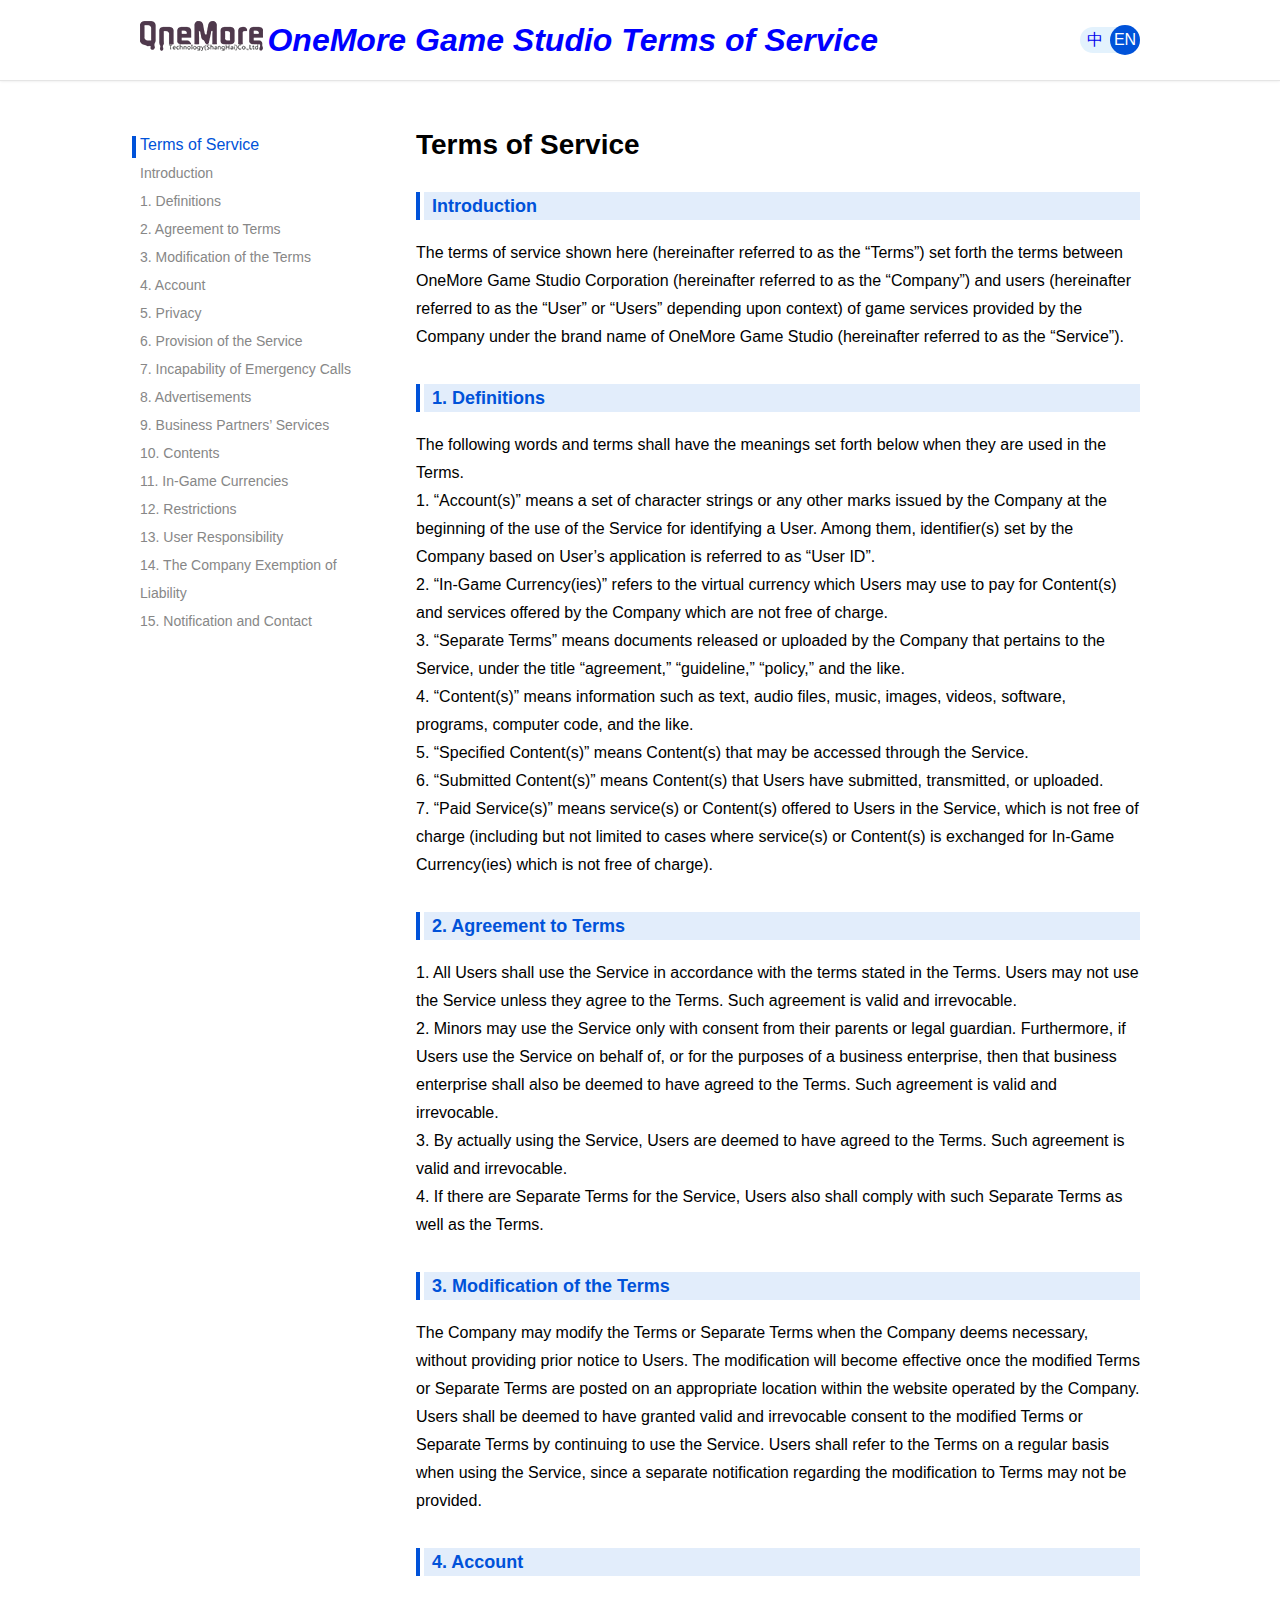
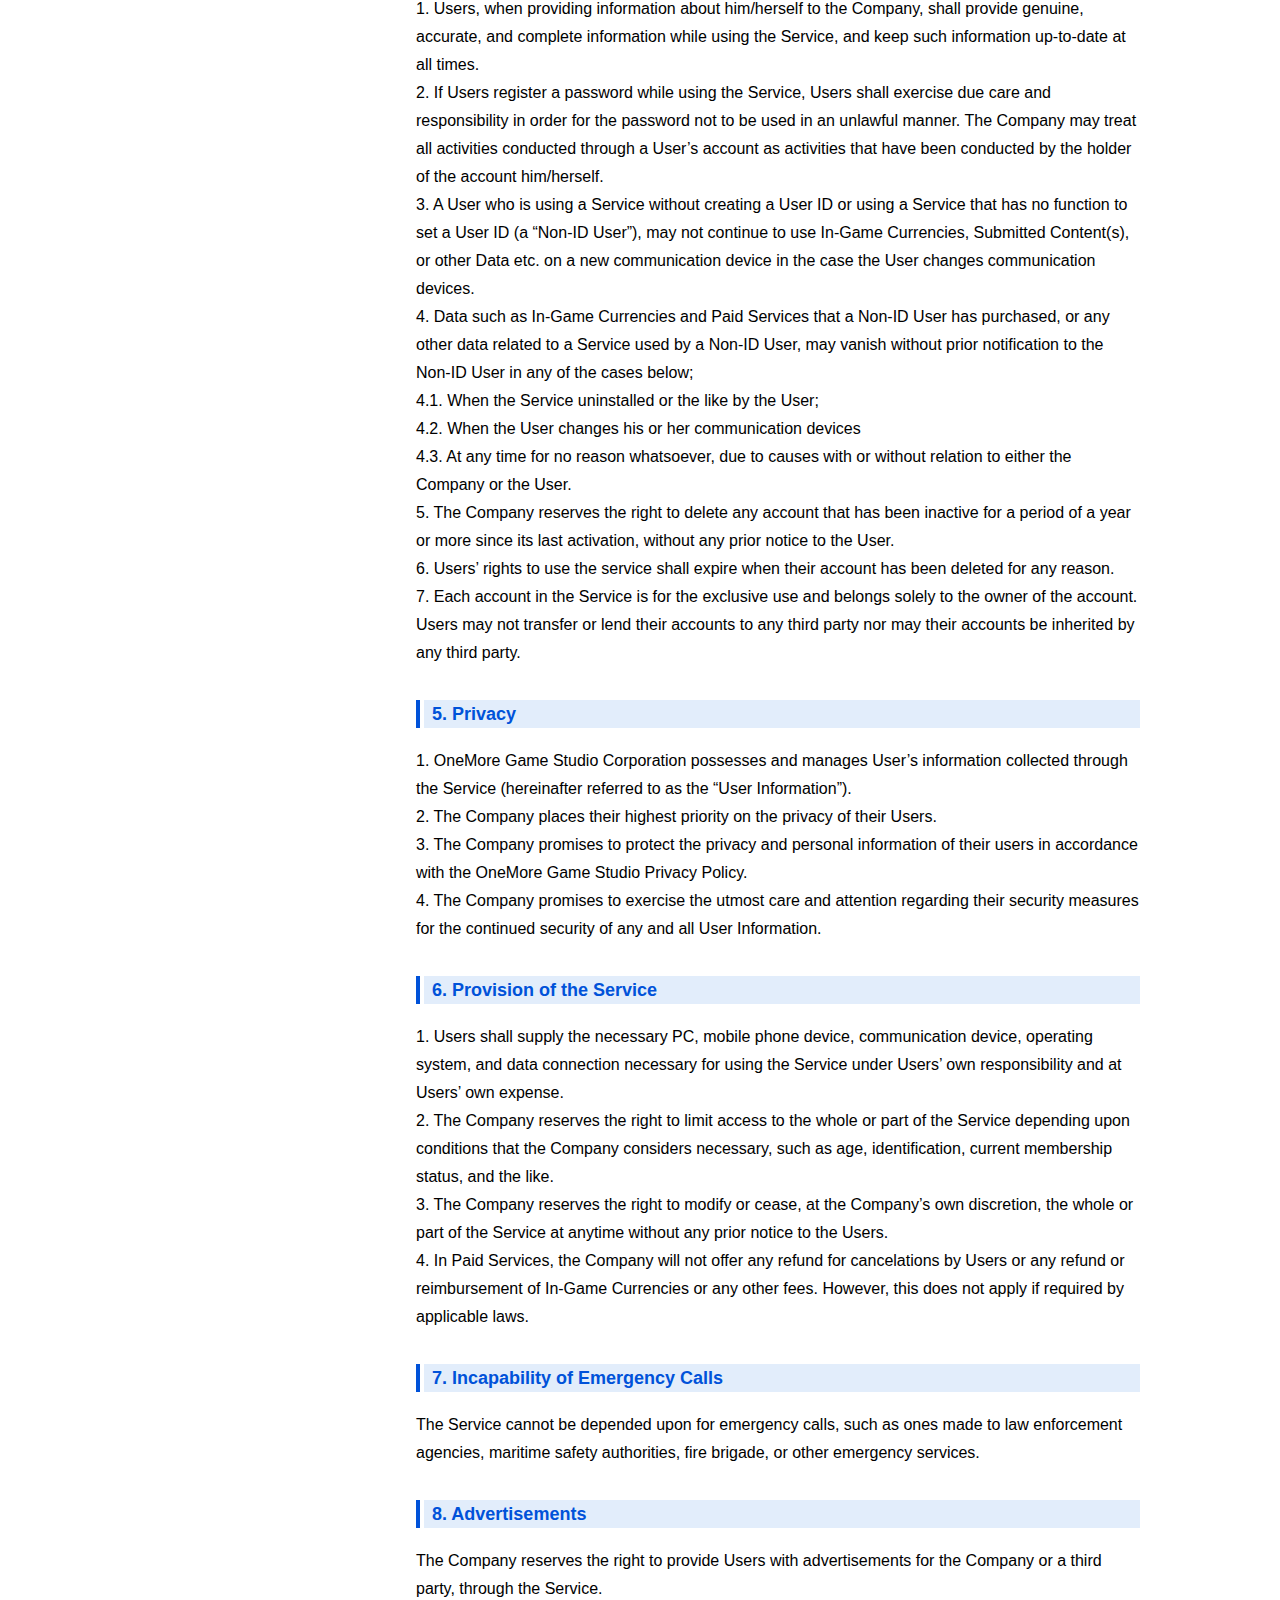
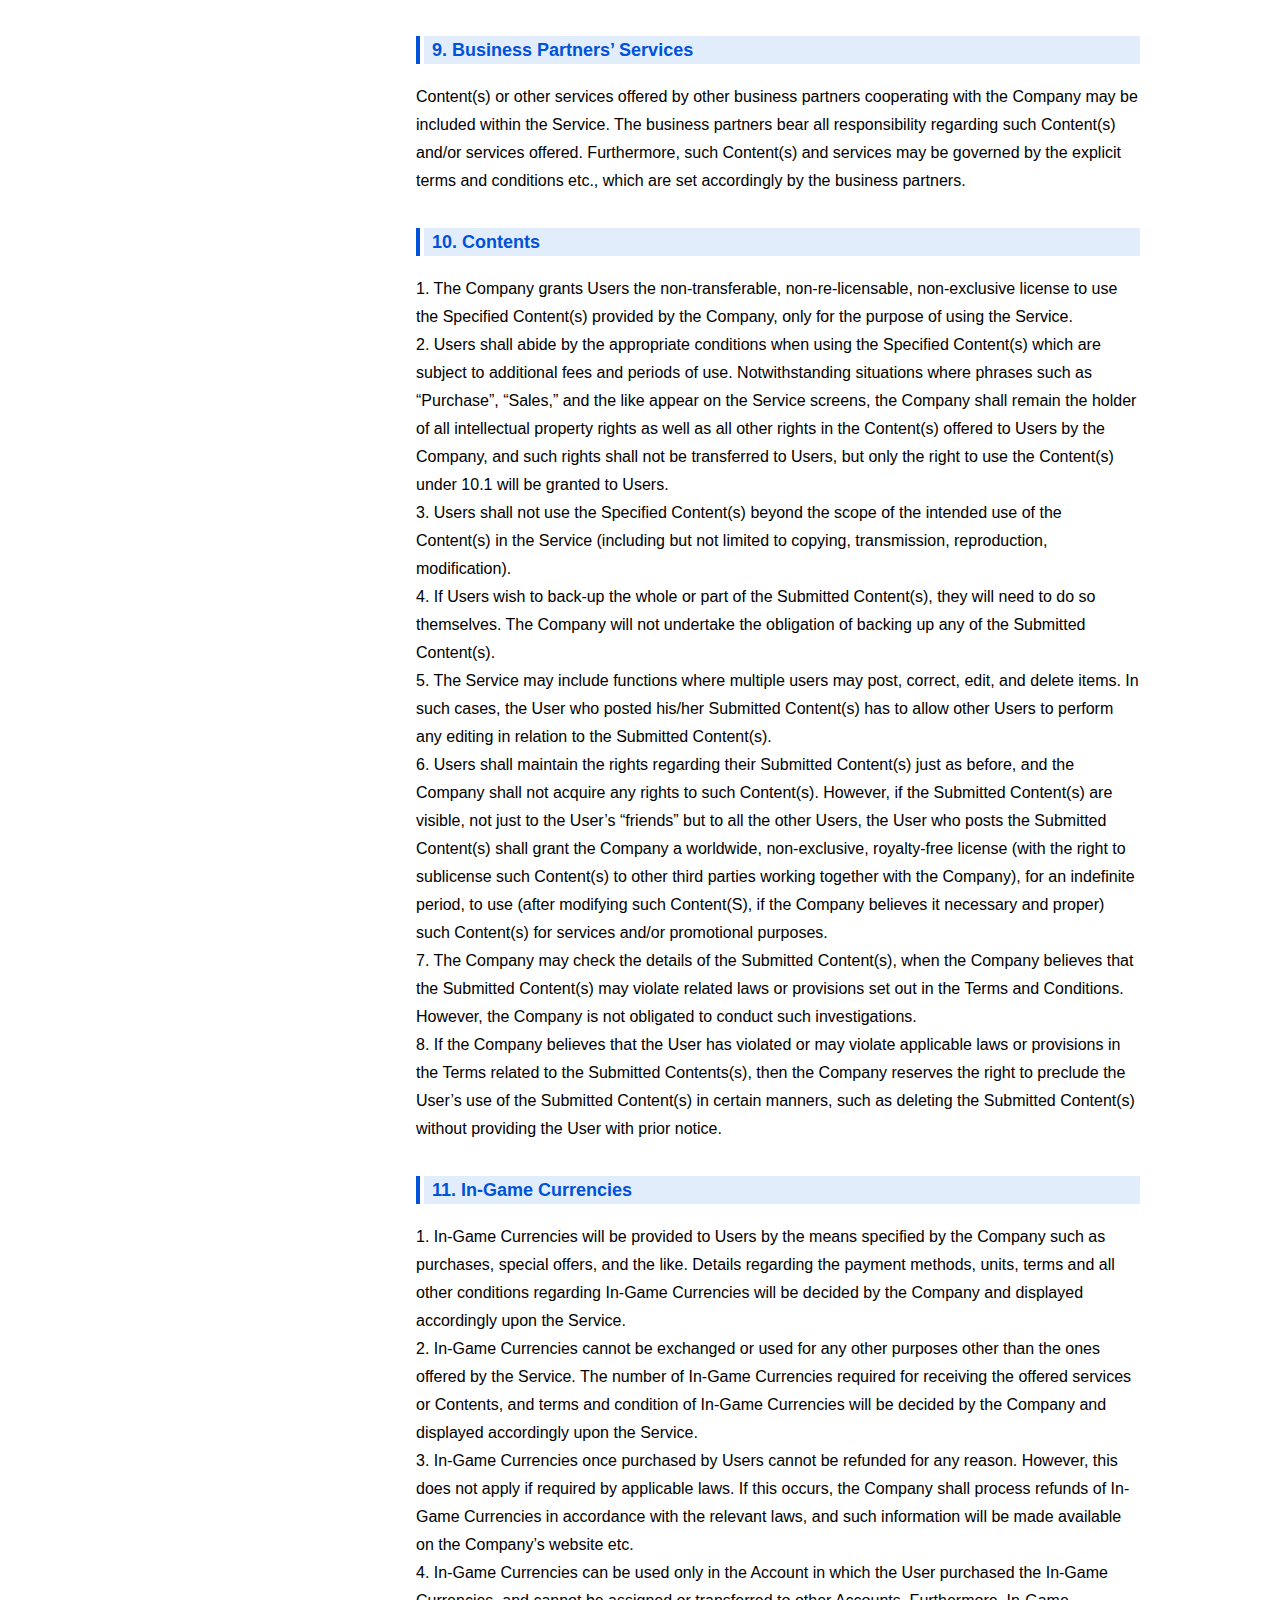
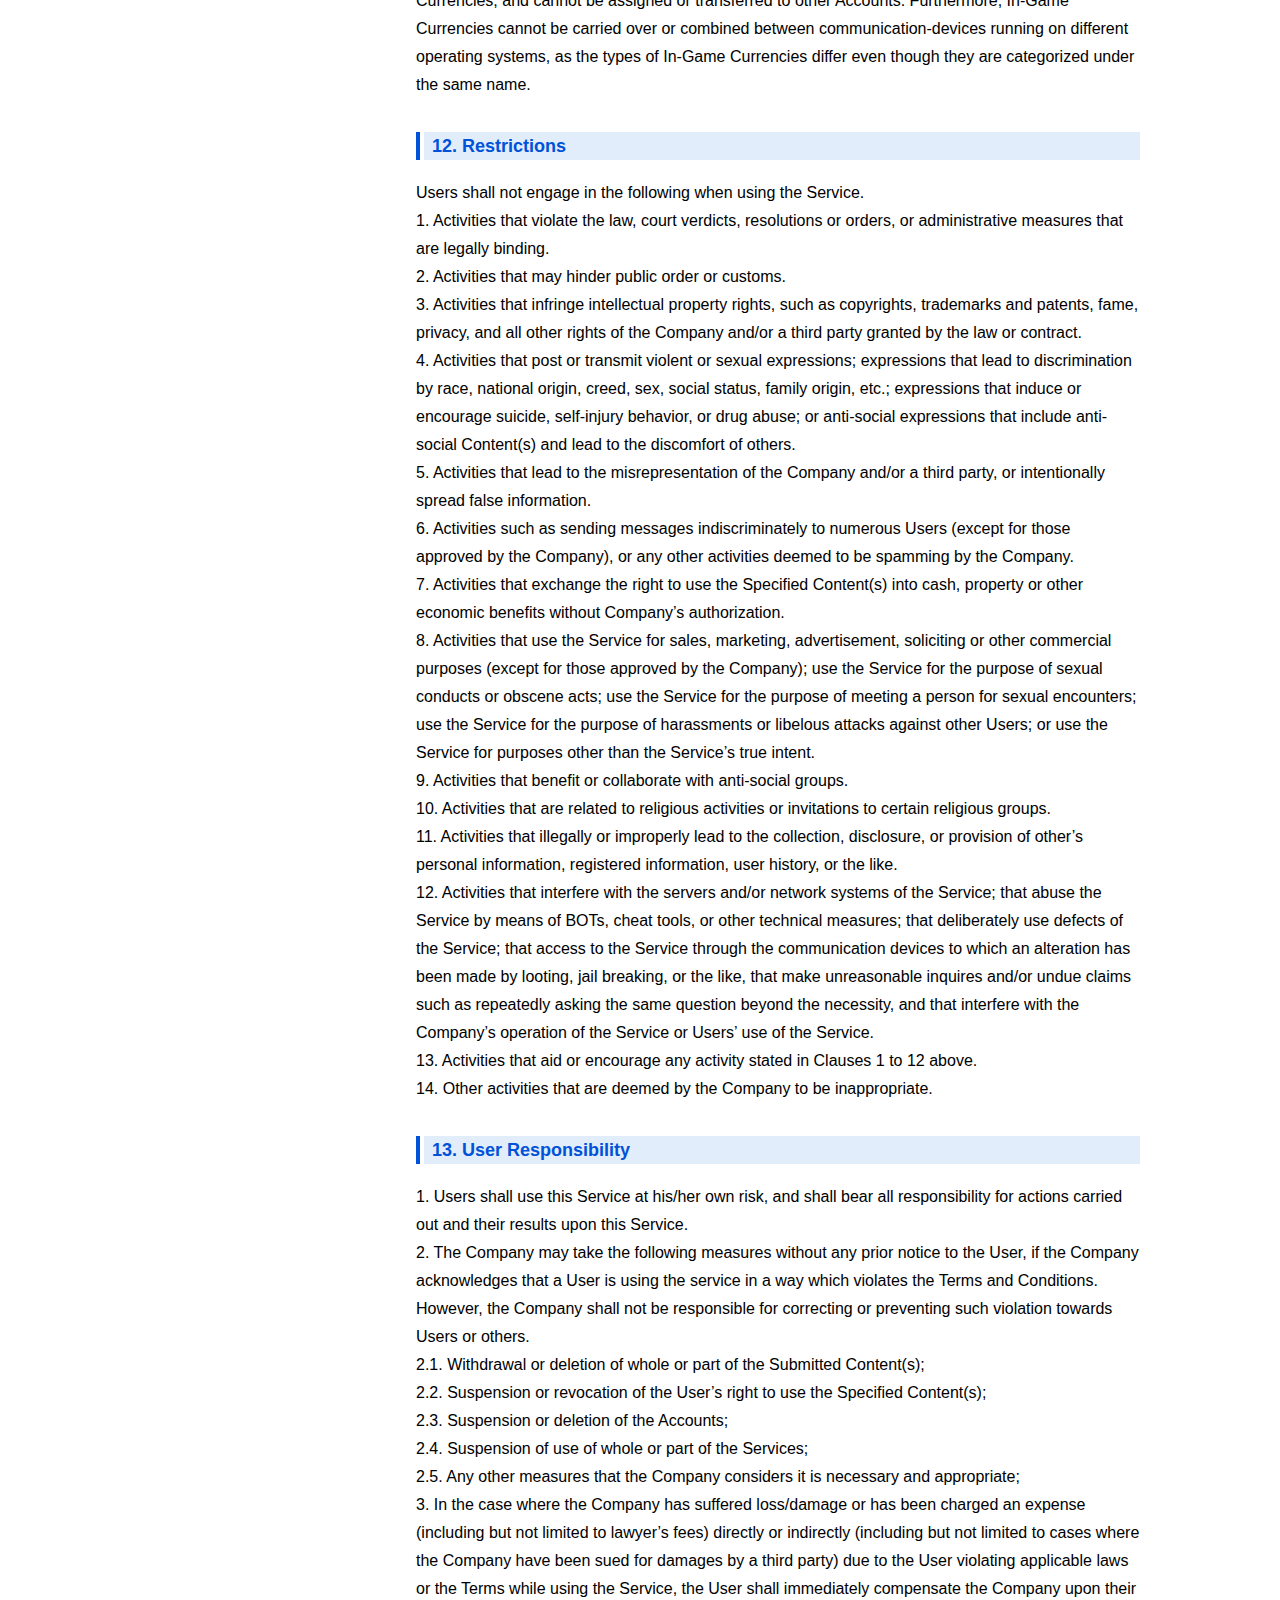
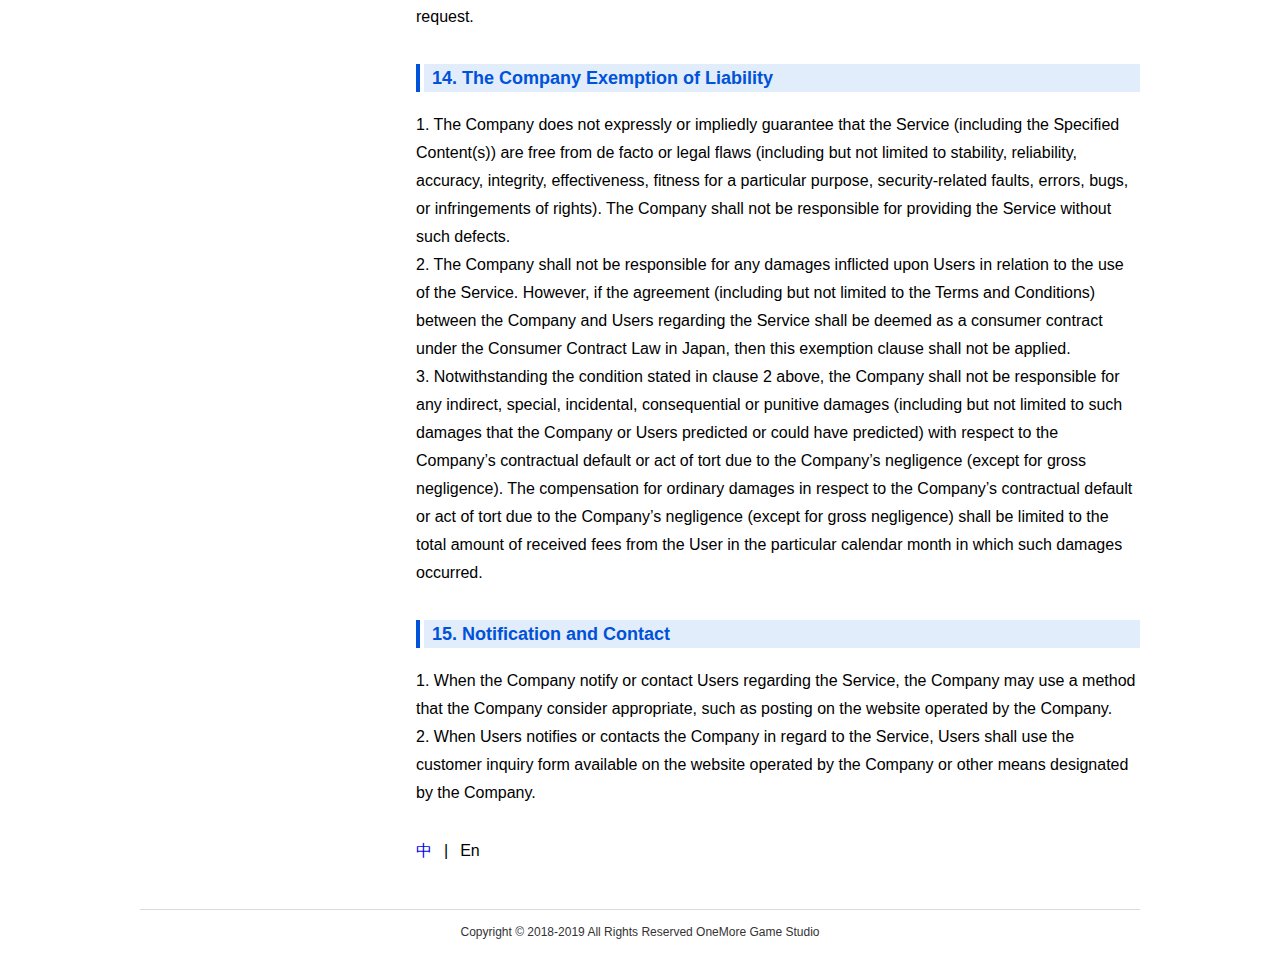
<file: Tos/index_en.html>
<!DOCTYPE html>
<html>
<head>
<meta charset="utf-8">
<title>
OneMore Game Studio Terms of Service</title>
<!-- 适配代码 -->
<script>!function(a){var b=/iPhone/i,c=/iPod/i,d=/iPad/i,e=/(?=.*\bAndroid\b)(?=.*\bMobile\b)/i,f=/Android/i,g=/(?=.*\bAndroid\b)(?=.*\bSD4930UR\b)/i,h=/(?=.*\bAndroid\b)(?=.*\b(?:KFOT|KFTT|KFJWI|KFJWA|KFSOWI|KFTHWI|KFTHWA|KFAPWI|KFAPWA|KFARWI|KFASWI|KFSAWI|KFSAWA)\b)/i,i=/Windows Phone/i,j=/(?=.*\bWindows\b)(?=.*\bARM\b)/i,k=/BlackBerry/i,l=/BB10/i,m=/Opera Mini/i,n=/(CriOS|Chrome)(?=.*\bMobile\b)/i,o=/(?=.*\bFirefox\b)(?=.*\bMobile\b)/i,p=new RegExp("(?:Nexus 7|BNTV250|Kindle Fire|Silk|GT-P1000)","i"),q=function(a,b){return a.test(b)},r=function(a){var r=a||navigator.userAgent,s=r.split("[FBAN");if("undefined"!=typeof s[1]&&(r=s[0]),s=r.split("Twitter"),"undefined"!=typeof s[1]&&(r=s[0]),this.apple={phone:q(b,r),ipod:q(c,r),tablet:!q(b,r)&&q(d,r),device:q(b,r)||q(c,r)||q(d,r)},this.amazon={phone:q(g,r),tablet:!q(g,r)&&q(h,r),device:q(g,r)||q(h,r)},this.android={phone:q(g,r)||q(e,r),tablet:!q(g,r)&&!q(e,r)&&(q(h,r)||q(f,r)),device:q(g,r)||q(h,r)||q(e,r)||q(f,r)},this.windows={phone:q(i,r),tablet:q(j,r),device:q(i,r)||q(j,r)},this.other={blackberry:q(k,r),blackberry10:q(l,r),opera:q(m,r),firefox:q(o,r),chrome:q(n,r),device:q(k,r)||q(l,r)||q(m,r)||q(o,r)||q(n,r)},this.seven_inch=q(p,r),this.any=this.apple.device||this.android.device||this.windows.device||this.other.device||this.seven_inch,this.phone=this.apple.phone||this.android.phone||this.windows.phone,this.tablet=this.apple.tablet||this.android.tablet||this.windows.tablet,"undefined"==typeof window)return this},s=function(){var a=new r;return a.Class=r,a};"undefined"!=typeof module&&module.exports&&"undefined"==typeof window?module.exports=r:"undefined"!=typeof module&&module.exports&&"undefined"!=typeof window?module.exports=s():"function"==typeof define&&define.amd?define("isMobile",[],a.isMobile=s()):a.isMobile=s()}(this);</script><!--[if !IE]>|xGv00|e1e5852ab5125f8d7e6a12cf88c970dd<![endif]-->
<script> 
if (isMobile.any) { window.location.href = './index-m_en.html' }
</script>
<meta content="initial-scale=1, minimum-scale=1, width=device-width" name="viewport">
<style>
/* CSS RESET */
body,dd,dl,fieldset,form,h1,h2,h3,h4,h5,h6,input,legend,ol,p,select,td,textarea,th,ul{margin:0;padding:0}
body,html{font:16px/28px "Microsoft YaHei","PingFang SC","Hiragino Sans GB","Heiti SC","WenQuanYi Micro Hei",sans-serif}
li,ul{list-style:none}
a:link{text-decoration:none}
a:visited{text-decoration:none;color:#0052D9}
a:hover{text-decoration:none}
a:active{text-decoration:none;color:#0052D9}

/* Common CSS */
.layout:after,.hd:after,.bd:after,.ft:after,.cf:after{content:"";display:table;clear:both}
.layout,.hd,.bd,.ft,.cf{*zoom:1}
.layout{margin:0 auto;width:1000px}
.fl{float: left}
.fr{float: right}
.mt20{margin-top:20px}
.mt30{margin-top:30px}
img {border:none}

/* Page Header */
.header{height:80px;border-bottom:1px solid #e5e5e5;box-shadow:0 0 3px #e5e5e5}
.header .logo-cn,.header .logo-en{height:30px;margin-top:21px}
.header .logo-cn{width:123px}
.header .logo-en{width:123px}
.header .switch-languages{display:block;float:right;width:60px;height:26px;background-color:#e3f2fd;border-radius:13px;margin-top:27px}
.header .switch-languages li{position:relative;float:left;width:30px;height:26px;line-height:26px;text-align:center;color:#7eb2e7}
.header .switch-languages li.active span{position:absolute;top:-2px;left:0;width:30px;height:30px;line-height:30px;border-radius:50%;color:#fff;background-color:#0052d9}

/* Page Content */
.content{
  margin-top: 50px;
}

/* left nav */
.nav{width:240px}
.nav a{color:#878787}
.nav a.on{color:#222}
.nav a:hover{color:#0052D9}
.nav-item .link{position:relative;line-height:22px;color:#0052d9}
.nav-item.active .link::after{content:'';position:absolute;top:0;left:-8px;width:4px;height:22px;background-color:#0052d9}
.sub-nav{font-size:14px}
.nav.nailed{position:fixed; top:0;}


/* right main content */
.main{width:724px}
.main-title{font-size:28px}
.main h2{position:relative;font-size:18px;font-weight:700;line-height:28px;height:28px;color:#0052d9;text-indent:8px;margin:33px 0 19px 8px;background-color:#e2edfb}
.main h2::after{content:'';position:absolute;top:0;left:-8px;width:4px;height:28px;background-color:#0052d9}

.section ul.level-1{padding-left:20px}
.section ul.level-1>li{position:relative;padding-left:30px}
.section ul.level-1 .num{position:absolute;top:0;left:0}
.section ul.level-3>li{padding-left:30px}
.section ul.level-4{padding-left:20px}
.section ul.level-4>li{list-style:disc}
.section-0 .ul1,.section-0 .ul2{padding-left:20px}
.section-0 .ul1 li{position:relative;padding-left:20px}
.section-0 .ul1 li .num{position:absolute;top:0;left:0}

/* 语言切换 */
.select-language{margin:30px 0 14px}.select-language .split{margin:0 12px}
#tcopyright {width:1000px;margin-top:30px;border-top:1px solid #dadada}

/* 个人信息保护咨询指引 */
.note-title {font-size: 28px;text-align: center;}

/* Cookie */
.cookie .main{width: 1000px}
.cookie table {border-collapse:collapse;width:100%;margin-top:32px;}
.cookie table td {border:1px solid #999;padding:16px 25px;text-align:center;}
.cookie table td.td1 {width:80px;}
.cookie table td p {text-align:left;}
</style>
</head>
<body>

<!-- Page Header -->
<div class="header">
	<div class="layout">
		<a href="">
			<img class="logo-cn" src="./logo.png" alt="OneMore Game Studio服务条款" />
		</a>
		<font size="6" color="blue"><i>
			<b>
			OneMore Game Studio Terms of Service			</b>
		</i></font>
		<ul class="switch-languages">
			<li><a href="./index.html"><span>中</span></a></li><li class="active"><span>EN</span></li>		</ul>		
	</div>
</div>


<!-- Page Content -->
<div class="content">
	<div class="layout">
		<!-- 侧导航 -->
		<ul class="nav fl">
			<li class="nav-item active"><span class="link">Terms of Service</span><ul class="sub-nav"><li><a class="dj-w dj" href="#nav0">Introduction</a></li><li><a class="dj-w dj" href="#nav1">1. Definitions</a></li><li><a class="dj-w dj" href="#nav2">2. Agreement to Terms</a></li><li><a class="dj-w dj" href="#nav3">3. Modification of the Terms</a></li><li><a class="dj-w dj" href="#nav4">4. Account</a></li><li><a class="dj-w dj" href="#nav5">5. Privacy</a></li><li><a class="dj-w dj" href="#nav6">6. Provision of the Service</a></li><li><a class="dj-w dj" href="#nav7">7. Incapability of Emergency Calls</a></li><li><a class="dj-w dj" href="#nav8">8. Advertisements</a></li><li><a class="dj-w dj" href="#nav9">9. Business Partners’ Services</a></li><li><a class="dj-w dj" href="#nav10">10. Contents</a></li><li><a class="dj-w dj" href="#nav11">11. In-Game Currencies</a></li><li><a class="dj-w dj" href="#nav12">12. Restrictions</a></li><li><a class="dj-w dj" href="#nav13">13. User Responsibility</a></li><li><a class="dj-w dj" href="#nav14">14. The Company Exemption of Liability</a></li><li><a class="dj-w dj" href="#nav15">15. Notification and Contact</a></li></ul></li>		</ul>

		<!-- 主内容 -->
		<div class="main fr">
			<h1 class="main-title">Terms of Service</h1><h2 id="nav0">Introduction</h2><div class="section"><p>The terms of service shown here (hereinafter referred to as the “Terms”) set forth the terms between OneMore Game Studio Corporation (hereinafter referred to as the “Company”) and users (hereinafter referred to as the “User” or “Users” depending upon context) of game services provided by the Company under the brand name of OneMore Game Studio (hereinafter referred to as the “Service”).</p></div><h2 id="nav1">1. Definitions</h2><div class="section"><p>The following words and terms shall have the meanings set forth below when they are used in the Terms.</p><p>1. “Account(s)” means a set of character strings or any other marks issued by the Company at the beginning of the use of the Service for identifying a User. Among them, identifier(s) set by the Company based on User’s application is referred to as “User ID”.</p><p>2. “In-Game Currency(ies)” refers to the virtual currency which Users may use to pay for Content(s) and services offered by the Company which are not free of charge.</p><p>3. “Separate Terms” means documents released or uploaded by the Company that pertains to the Service, under the title “agreement,” “guideline,” “policy,” and the like.</p><p>4. “Content(s)” means information such as text, audio files, music, images, videos, software, programs, computer code, and the like.</p><p>5. “Specified Content(s)” means Content(s) that may be accessed through the Service.</p><p>6. “Submitted Content(s)” means Content(s) that Users have submitted, transmitted, or uploaded.</p><p>7. “Paid Service(s)” means service(s) or Content(s) offered to Users in the Service, which is not free of charge (including but not limited to cases where service(s) or Content(s) is exchanged for In-Game Currency(ies) which is not free of charge).</p></div><h2 id="nav2">2. Agreement to Terms</h2><div class="section"><p>1. All Users shall use the Service in accordance with the terms stated in the Terms. Users may not use the Service unless they agree to the Terms. Such agreement is valid and irrevocable.</p><p>2. Minors may use the Service only with consent from their parents or legal guardian. Furthermore, if Users use the Service on behalf of, or for the purposes of a business enterprise, then that business enterprise shall also be deemed to have agreed to the Terms. Such agreement is valid and irrevocable.</p><p>3. By actually using the Service, Users are deemed to have agreed to the Terms. Such agreement is valid and irrevocable.</p><p>4. If there are Separate Terms for the Service, Users also shall comply with such Separate Terms as well as the Terms.</p></div><h2 id="nav3">3. Modification of the Terms</h2><div class="section"><p>The Company may modify the Terms or Separate Terms when the Company deems necessary, without providing prior notice to Users. The modification will become effective once the modified Terms or Separate Terms are posted on an appropriate location within the website operated by the Company. Users shall be deemed to have granted valid and irrevocable consent to the modified Terms or Separate Terms by continuing to use the Service. Users shall refer to the Terms on a regular basis when using the Service, since a separate notification regarding the modification to Terms may not be provided.</p></div><h2 id="nav4">4. Account</h2><div class="section"><p>1. Users, when providing information about him/herself to the Company, shall provide genuine, accurate, and complete information while using the Service, and keep such information up-to-date at all times.</p><p>2. If Users register a password while using the Service, Users shall exercise due care and responsibility in order for the password not to be used in an unlawful manner. The Company may treat all activities conducted through a User’s account as activities that have been conducted by the holder of the account him/herself.</p><p>3. A User who is using a Service without creating a User ID or using a Service that has no function to set a User ID (a “Non-ID User”), may not continue to use In-Game Currencies, Submitted Content(s), or other Data etc. on a new communication device in the case the User  changes communication devices.</p><p>4. Data such as In-Game Currencies and Paid Services that a Non-ID User has purchased, or any other data related to a Service used by a Non-ID User, may vanish without prior notification to the Non-ID User in any of the cases below;</p><p>4.1. When the Service uninstalled or the like by the User;</p><p>4.2. When the User changes his or her communication devices</p><p>4.3. At any time for no reason whatsoever, due to causes with or without relation to either the Company or the User.</p><p>5. The Company reserves the right to delete any account that has been inactive for a period of a year or more since its last activation, without any prior notice to the User.</p><p>6. Users’ rights to use the service shall expire when their account has been deleted for any reason.</p><p>7. Each account in the Service is for the exclusive use and belongs solely to the owner of the account. Users may not transfer or lend their accounts to any third party nor may their accounts be inherited by any third party.</p></div><h2 id="nav5">5. Privacy</h2><div class="section"><p>1. OneMore Game Studio Corporation possesses and manages User’s information collected through the Service (hereinafter referred to as the “User Information”).</p><p>2. The Company places their highest priority on the privacy of their Users.</p><p>3. The Company promises to protect the privacy and personal information of their users in accordance with the OneMore Game Studio Privacy Policy.</p><p>4. The Company promises to exercise the utmost care and attention regarding their security measures for the continued security of any and all User Information.</p></div><h2 id="nav6">6. Provision of the Service</h2><div class="section"><p>1. Users shall supply the necessary PC, mobile phone device, communication device, operating system, and data connection necessary for using the Service under Users’ own responsibility and at Users’ own expense.</p><p>2. The Company reserves the right to limit access to the whole or part of the Service depending upon conditions that the Company considers necessary, such as age, identification, current membership status, and the like.</p><p>3. The Company reserves the right to modify or cease, at the Company’s own discretion, the whole or part of the Service at anytime without any prior notice to the Users.</p><p>4. In Paid Services, the Company will not offer any refund for cancelations by Users or any refund or reimbursement of In-Game Currencies or any other fees. However, this does not apply if required by applicable laws.</p></div><h2 id="nav7">7. Incapability of Emergency Calls</h2><div class="section"><p>The Service cannot be depended upon for emergency calls, such as ones made to law enforcement agencies, maritime safety authorities, fire brigade, or other emergency services.</p></div><h2 id="nav8">8. Advertisements</h2><div class="section"><p>The Company reserves the right to provide Users with advertisements for the Company or a third party, through the Service.</p></div><h2 id="nav9">9. Business Partners’ Services</h2><div class="section"><p>Content(s) or other services offered by other business partners cooperating with the Company may be included within the Service. The business partners bear all responsibility regarding such Content(s) and/or services offered. Furthermore, such Content(s) and services may be governed by the explicit terms and conditions etc., which are set accordingly by the business partners.</p></div><h2 id="nav10">10. Contents</h2><div class="section"><p>1. The Company grants Users the non-transferable, non-re-licensable, non-exclusive license to use the Specified Content(s) provided by the Company, only for the purpose of using the Service.</p><p>2. Users shall abide by the appropriate conditions when using the Specified Content(s) which are subject to additional fees and periods of use. Notwithstanding situations where phrases such as “Purchase”, “Sales,” and the like appear on the Service screens, the Company shall remain the holder of all intellectual property rights as well as all other rights in the Content(s) offered to Users by the Company, and such rights shall not be transferred to Users, but only the right to use the Content(s) under 10.1 will be granted to Users.</p><p>3. Users shall not use the Specified Content(s) beyond the scope of the intended use of the Content(s) in the Service (including but not limited to copying, transmission, reproduction, modification).</p><p>4. If Users wish to back-up the whole or part of the Submitted Content(s), they will need to do so themselves. The Company will not undertake the obligation of backing up any of the Submitted Content(s).</p><p>5. The Service may include functions where multiple users may post, correct, edit, and delete items. In such cases, the User who posted his/her Submitted Content(s) has to allow other Users to perform any editing in relation to the Submitted Content(s).</p><p>6. Users shall maintain the rights regarding their Submitted Content(s) just as before, and the Company shall not acquire any rights to such Content(s). However, if the Submitted Content(s) are visible, not just to the User’s “friends” but to all the other Users, the User who posts the Submitted Content(s) shall grant the Company a worldwide, non-exclusive, royalty-free license (with the right to sublicense such Content(s) to other third parties working together with the Company), for an indefinite period, to use (after modifying such Content(S), if the Company believes it necessary and proper) such Content(s) for services and/or promotional purposes.</p><p>7. The Company may check the details of the Submitted Content(s), when the Company believes that the Submitted Content(s) may violate related laws or provisions set out in the Terms and Conditions. However, the Company is not obligated to conduct such investigations.</p><p>8. If the Company believes that the User has violated or may violate applicable laws or provisions in the Terms related to the Submitted Contents(s), then the Company reserves the right to preclude the User’s use of the Submitted Content(s) in certain manners, such as deleting the Submitted Content(s) without providing the User with prior notice.</p></div><h2 id="nav11">11. In-Game Currencies</h2><div class="section"><p>1. In-Game Currencies will be provided to Users by the means specified by the Company such as purchases, special offers, and the like. Details regarding the payment methods, units, terms and all other conditions regarding In-Game Currencies will be decided by the Company and displayed accordingly upon the Service.</p><p>2. In-Game Currencies cannot be exchanged or used for any other purposes other than the ones offered by the Service. The number of In-Game Currencies required for receiving the offered services or Contents, and terms and condition of In-Game Currencies will be decided by the Company and displayed accordingly upon the Service.</p><p>3. In-Game Currencies once purchased by Users cannot be refunded for any reason. However, this does not apply if required by applicable laws. If this occurs, the Company shall process refunds of In-Game Currencies in accordance with the relevant laws, and such information will be made available on the Company’s website etc.</p><p>4. In-Game Currencies can be used only in the Account in which the User purchased the In-Game Currencies, and cannot be assigned or transferred to other Accounts. Furthermore, In-Game Currencies cannot be carried over or combined between communication-devices running on different operating systems, as the types of In-Game Currencies differ even though they are categorized under the same name.</p></div><h2 id="nav12">12. Restrictions</h2><div class="section"><p>Users shall not engage in the following when using the Service.</p><p>1. Activities that violate the law, court verdicts, resolutions or orders, or administrative measures that are legally binding.</p><p>2. Activities that may hinder public order or customs.</p><p>3. Activities that infringe intellectual property rights, such as copyrights, trademarks and patents, fame, privacy, and all other rights of the Company and/or a third party granted by the law or contract.</p><p>4. Activities that post or transmit violent or sexual expressions; expressions that lead to discrimination by race, national origin, creed, sex, social status, family origin, etc.; expressions that induce or encourage suicide, self-injury behavior, or drug abuse; or anti-social expressions that include anti-social Content(s) and lead to the discomfort of others.</p><p>5. Activities that lead to the misrepresentation of the Company and/or a third party, or intentionally spread false information.</p><p>6. Activities such as sending messages indiscriminately to numerous Users (except for those approved by the Company), or any other activities deemed to be spamming by the Company.</p><p>7. Activities that exchange the right to use the Specified Content(s) into cash, property or other economic benefits without Company’s authorization.</p><p>8. Activities that use the Service for sales, marketing, advertisement, soliciting or other commercial purposes (except for those approved by the Company); use the Service for the purpose of sexual conducts or obscene acts; use the Service for the purpose of meeting a person for sexual encounters; use the Service for the purpose of harassments or libelous attacks against other Users; or use the Service for purposes other than the Service’s true intent.</p><p>9. Activities that benefit or collaborate with anti-social groups.</p><p>10. Activities that are related to religious activities or invitations to certain religious groups.</p><p>11. Activities that illegally or improperly lead to the collection, disclosure, or provision of other’s personal information, registered information, user history, or the like.</p><p>12.  Activities that interfere with the servers and/or network systems of the Service; that abuse the Service by means of BOTs, cheat tools, or other technical measures; that deliberately use defects of the Service; that access to the Service through the communication devices to which an alteration has been made by looting, jail breaking, or the like, that make unreasonable inquires and/or undue claims such as repeatedly asking the same question beyond the necessity, and that interfere with the Company’s operation of the Service or Users’ use of the Service.</p><p>13. Activities that aid or encourage any activity stated in Clauses 1 to 12 above.</p><p>14. Other activities that are deemed by the Company to be inappropriate.</p></div><h2 id="nav13">13. User Responsibility</h2><div class="section"><p>1. Users shall use this Service at his/her own risk, and shall bear all responsibility for actions carried out and their results upon this Service.</p><p>2. The Company may take the following measures without any prior notice to the User, if the Company acknowledges that a User is using the service in a way which violates the Terms and Conditions. However, the Company shall not be responsible for correcting or preventing such violation towards Users or others.</p><p>2.1. Withdrawal or deletion of whole or part of the Submitted Content(s);</p><p>2.2. Suspension or revocation of the User’s right to use the Specified Content(s);</p><p>2.3. Suspension or deletion of the Accounts;</p><p>2.4. Suspension of use of whole or part of the Services;</p><p>2.5. Any other measures that the Company considers it is necessary and appropriate;</p><p>3. In the case where the Company has suffered loss/damage or has been charged an expense (including but not limited to lawyer’s fees) directly or indirectly (including but not limited to cases where the Company have been sued for damages by a third party) due to the User violating applicable laws or the Terms while using the Service, the User shall immediately compensate the Company upon their request.</p></div><h2 id="nav14">14. The Company Exemption of Liability</h2><div class="section"><p>1. The Company does not expressly or impliedly guarantee that the Service (including the Specified Content(s)) are free from de facto or legal flaws (including but not limited to stability, reliability, accuracy, integrity, effectiveness, fitness for a particular purpose, security-related faults, errors, bugs, or infringements of rights). The Company shall not be responsible for providing the Service without such defects.</p><p>2. The Company shall not be responsible for any damages inflicted upon Users in relation to the use of the Service. However, if the agreement (including but not limited to the Terms and Conditions) between the Company and Users regarding the Service shall be deemed as a consumer contract under the Consumer Contract Law in Japan, then this exemption clause shall not be applied.</p><p>3. Notwithstanding the condition stated in clause 2 above, the Company shall not be responsible for any indirect, special, incidental, consequential or punitive damages (including but not limited to such damages that the Company or Users predicted or could have predicted) with respect to the Company’s contractual default or act of tort due to the Company’s negligence (except for gross negligence). The compensation for ordinary damages in respect to the Company’s contractual default or act of tort due to the Company’s negligence (except for gross negligence) shall be limited to the total amount of received fees from the User in the particular calendar month in which such damages occurred.</p></div><h2 id="nav15">15. Notification and Contact</h2><div class="section"><p>1. When the Company notify or contact Users regarding the Service, the Company may use a method that the Company consider appropriate, such as posting on the website operated by the Company.</p><p>2. When Users notifies or contacts the Company in regard to the Service, Users shall use the customer inquiry form available on the website operated by the Company or other means designated by the Company.</p></div>			<!-- 语言切换 -->
			<div class="select-language">
				<a href="./index.html">中</a><span class="split">|</span><span>En</span>			</div>
		</div>
	</div>
</div>

<!-- Page Footer -->
<style>
.tcopyright {width:960px;margin:0 auto;padding:8px 0;font-size:12px;line-height:28px;color:#333; text-align:center; overflow:hidden;clear:both;}
.tcopyright .en{font-family:Arial;}
.tcopyright a{color:#333;text-decoration: none;}
.tcopyright a:hover{color:#bd0a01;text-decoration: underline;}
</style>
<div id="tcopyright" class="tcopyright" bossZone="footer" role="contentinfo">
	<div class="en">Copyright &copy; 2018-2019 All Rights Reserved <a href="https://onemoregame.gitee.io/" target="_blank" rel="nofollow">OneMore Game Studio</a></div>
</div>
<script src="//mat1.gtimg.com/joke/v_nbkong/jquery.min.js"></script>
<script>
(function () {
	$('.dj').click(function () {
		$('html, body').animate({
		scrollTop: $($.attr(this, 'href')).offset().top
		}, 500);
		return false;
	});

	$(".dj-w").on('click', function () {
		$(".dj-w").removeClass('on');
		$(this).addClass('on');
	});

	/*中英文跳转*/
	$(".J_href").attr("href", getHref());
	function getHref() {
		var str = location.href;

		var reg = /\-en\.htm/;
		var newStr; 

		if (reg.test(str)) {
			newStr = str.replace(reg, '.htm')
		} else {
			newStr = str.replace('.htm', '-en.htm');
		}

		return newStr;
	}

	/*导航吸顶*/
	if ($(".nav").length > 0) {
		var NAVTOP = $(".nav").offset().top;
		$(window).on('scroll', function () {
			var $nav = $(".nav");

			if ($(document).scrollTop() >= NAVTOP) {
				$nav.addClass('nailed');
			} else {
				$nav.removeClass('nailed');
			}
		});
	}
})();
</script>
</body>
</html>
</file>
<file: css/easy-responsive-tabs.css>
ul.resp-tabs-list, p {
    margin: 0px;
    padding: 0px;
}

.resp-tabs-list li {
    
    display: inline-block;
    list-style: none;
    cursor: pointer;
   
}

.resp-tabs-container {
    padding: 0px;
    clear: left;
}

h2.resp-accordion {
    cursor: pointer;
    padding: 5px;
    display: none;
}

.resp-tab-content {
    display: none;
   
}

.resp-tab-active {
	background: #212020;
	border-bottom: none;
	margin-bottom: -1px !important;

}

.resp-tab-active {
    border-bottom: none;
    background-color: #fff;
}

.resp-content-active, .resp-accordion-active {
    display: block;
}

.resp-tab-content {
    border: 1px solid #c1c1c1;
	border-top-color: #5AB1D0;
}

h2.resp-accordion {
    font-size: 13px;
    border: 1px solid #c1c1c1;
    border-top: 0px solid #c1c1c1;
    margin: 0px;
    padding: 10px 15px;
}

h2.resp-tab-active {
    border-bottom: 0px solid #c1c1c1 !important;
    margin-bottom: 0px !important;
    padding: 10px 15px !important;
}

h2.resp-tab-title:last-child {
    border-bottom: 12px solid #c1c1c1 !important;
    background: blue;
}

/*-----------Vertical tabs-----------*/
.resp-vtabs ul.resp-tabs-list {
	margin-top: 0!important;

}

.resp-vtabs .resp-tabs-list li {
    display: block;
    margin: 0 0 4px;
    cursor: pointer;
    float: none;
   
   
}

.resp-vtabs .resp-tabs-container {
    padding: 0px;
    border: none;
    border-radius: 0;
    clear: none;
}

.resp-vtabs .resp-tab-content {
    border: none;
    word-wrap: break-word;
}




.resp-vtabs li.resp-tab-active { 
	position: relative;
    z-index: 1;
	margin-bottom: 4px !important;
   
  
}

.resp-vtabs li.resp-tab-active h4{ 
	color:yellow
 }

.resp-arrow {
    width: 0;
    height: 0;
    float: right;
    margin-top: 3px;
    border-left: 6px solid transparent;
    border-right: 6px solid transparent;
    border-top: 12px solid #c1c1c1;
}

h2.resp-tab-active span.resp-arrow {
    border: none;
    border-left: 6px solid transparent;
    border-right: 6px solid transparent;
    border-bottom: 12px solid #9B9797;
}

/*-----------Accordion styles-----------*/
h2.resp-tab-active {
    background: #DBDBDB;/* !important;*/
}

.resp-easy-accordion h2.resp-accordion {
    display: block;
}

.resp-easy-accordion .resp-tab-content {
    border: 1px solid #c1c1c1;
}

.resp-easy-accordion .resp-tab-content:last-child {
    border-bottom: 1px solid #c1c1c1;/* !important;*/
}

.resp-jfit {
    width: 100%;
    margin: 0px;
}

.resp-tab-content-active {
    display: block;
}

h2.resp-accordion:first-child {
    border-top: 1px solid #c1c1c1;/* !important;*/
}

/*Here your can change the breakpoint to set the accordion, when screen resolution changed*/
@media only screen and (max-width: 768px) {
    ul.resp-tabs-list {
        display: none;
    }

    h2.resp-accordion {
        display: block;
    }

    .resp-vtabs .resp-tab-content {
        border: 1px solid #C1C1C1;
    }

    .resp-vtabs .resp-tabs-container {
        border: none;
        float: none;
        width: 100%;
        min-height: 100px;
        clear: none;
    }

    .resp-accordion-closed {
        display: none !important;
    }

    .resp-vtabs .resp-tab-content:last-child {
        border-bottom: 1px solid #c1c1c1 !important;
    }
}


@media (max-width: 768px){
	h2.resp-accordion {
		font-size: 17px;
		border: 1px solid #c1c1c1;
		border-top: 0px solid #c1c1c1;
		margin: 0px;
		padding: 15px 15px;
	}
}
</file>
<file: css/style.css>
/* reset */
html,body,div,span,applet,object,iframe,h1,h2,h3,h4,h5,h6,p,blockquote,pre,a,abbr,acronym,address,big,cite,code,del,dfn,em,img,ins,kbd,q,s,samp,small,strike,strong,sub,sup,tt,var,b,u,i,dl,dt,dd,ol,nav ul,nav li,fieldset,form,label,legend,table,caption,tbody,tfoot,thead,tr,th,td,article,aside,canvas,details,embed,figure,figcaption,footer,header,hgroup,menu,nav,output,ruby,section,summary,time,mark,audio,video{margin:0;padding:0;border:0;font-size:100%;font:inherit;vertical-align:baseline;}
article, aside, details, figcaption, figure,footer, header, hgroup, menu, nav, section {display: block;}
ol,ul{list-style:none;margin:0px;padding:0px;}
blockquote,q{quotes:none;}
blockquote:before,blockquote:after,q:before,q:after{content:'';content:none;}
table{border-collapse:collapse;border-spacing:0;}
/* start editing from here */
a{text-decoration:none;}
.txt-rt{text-align:right;}/* text align right */
.txt-lt{text-align:left;}/* text align left */
.txt-center{text-align:center;}/* text align center */
.float-rt{float:right;}/* float right */
.float-lt{float:left;}/* float left */
.clear{clear:both;}/* clear float */
.pos-relative{position:relative;}/* Position Relative */
.pos-absolute{position:absolute;}/* Position Absolute */
.vertical-base{	vertical-align:baseline;}/* vertical align baseline */
.vertical-top{	vertical-align:top;}/* vertical align top */
.underline{	padding-bottom:5px;	border-bottom: 1px solid #eee; margin:0 0 20px 0;}/* Add 5px bottom padding and a underline */
nav.vertical ul li{	display:block;}/* vertical menu */
nav.horizontal ul li{	display: inline-block;}/* horizontal menu */
img{max-width:100%;}
/*end reset*/

@font-face{
font-family: "Abel-Regular";
src:url(../fonts/Abel-Regular.ttf);
}

@font-face{
font-family: "BlackOpsOne-Regular";
src:url(../fonts/BlackOpsOne-Regular.ttf);
}


body{
width:100%;
text-align:center;
font-family: "Abel-Regular";
}

.navbar-default {
background-color: #0C0808;
border: none;
}

.navbar-inverse .navbar-nav>li>a {
color: #fff;
font-size:18px;
padding-top: 22px;
text-decoration: none;
}

.navbar-inverse .navbar-nav>li>a:hover {
color:yellow;
}

.banner{
background:url("../images/bg.jpg" ) 0px 0px no-repeat;
width:100%;
height:800px;
background-size:cover;
}

.banner-content{
width:570px;
padding-top:200px;
text-align:left;
color:#fff;
}

.banner-content h1{
font-family: "BlackOpsOne-Regular";
font-size:60px;
}

.banner-content h2{
font-family: "Abel-Regular";
font-size:32px;
}

.banner-content p{
font-family: "Abel-Regular";
font-size:20px;
padding-top:15px;
line-height:30px;
}

/* ----------Header Ends Here ---------- */

/* ----------About---------- */

.about{
padding:10px 0;
font-family: "Abel-Regular";
}

.about h3{
padding:25px 0;
font-size:38px;
font-family: "Abel-Regular";
font-weight:800;
}

.about span{
color:red;
}

.about h4{
padding:0px 125px;
font-size:20px;
line-height:30px;
}

.about p{
padding:0px 125px;
font-size:20px;
line-height:28px;
}

.about-image{
padding-top:35px;
display:block;
}

.about-image h5{
font-size:22px;
padding:15px 0 0 0;
font-weight:600;
}

.about-image p{
padding:15px 20px 0 20px;
font-size:18px;
line-height:28px;
}

.shadow
{
position: relative;
}
.shadow:before, .shadow:after
{
z-index: -1;
position: absolute;
content: "";
bottom: 14px;
left: 10px;
width: 50%;
top: 80%;
max-width:300px;
background: #fff;
box-shadow: 0 15px 10px #000;
transform: rotate(-3deg);
}
.shadow:after
{
transform: rotate(3deg);
right: 10px;
left: auto;
}

/* ---------- About Ends here ---------- */

/* ---------- Requirements Starts ---------- */
.requirement{
background:url("../images/require.jpg" ) 0px 0px no-repeat;
width:100%;
background-size:cover;
font-family: "Abel-Regular";
}

.all-require{
padding:150px 0;
}

.heading{
margin:0 auto;
padding-bottom:50px;
color:#fff;
}

.heading h3{
padding:25px 0;
font-size:38px;
font-family: "Abel-Regular";
font-weight:800;
color:#f7de29;
}

.heading span{
color:#cfd5f7;
}

.grid{
background:rgba(41, 40, 40, 0.7);
padding:50px 0;
height:475px;
}

.grid i {
display: inline-block;
width: 64px;
height: 64px;
background: url("../images/icons.png") no-repeat 0px 0px;
padding-bottom: 75px;
text-decoration: none;
}

.grid i.pc {
    background-position: 0px 0px;
}
.grid i.xbox {
    background-position: -64px 0px;
}
.grid i.ps {
    background-position: -128px 0px;
}

.grid p{
color:#fff;
padding:5px 25px;
text-align:left;
font-size:20px;
}

.grid h5{
color:#fff;
font-size:22px;
text-align:left;
padding:5px 25px;
font-weight:600;
}

.grid-bottom{
padding-top:30px;
}

.grid span{
font-size:16px;
color:rgba(239, 239, 243, 0.83);
}
/* ---------- Requirements Ends here ---------- */

/* ---------- UP Coming Games Starts Here ---------- */
.background {
padding:15px 5px 15px 15px;
background:#212020;
}

.padding-upcoming{
padding:130px 0;
font-family: "Abel-Regular";
}	

.padding-upcoming h3{
padding:25px 0;
font-size:38px;
font-family: "Abel-Regular";
font-weight:800;
}

.padding-upcoming span{
color:red;
}
				
.trailer iframe {
width: 100%;
height: 387px;
}
.trailer {
padding-left: 0;
}

.sub-img {
width:34%;
float: left;
}

.sub-img img{
width:82%;
}

.sub-text {
padding-top:15px;
float:right;
width:60%;
margin:0px;
}

.sub-text h4 {
font-size:20px;
color: #5bb2fc;
line-height: 28px;
text-decoration:none;
display: block;
text-align:left;
}

.sub-text p {
font-size: 14px;
line-height: 20px;
color: #888;
margin-top: 8px;
}

.sub-trailer {
background: #212020;
}

.shadow1
{
position: relative;
}
.shadow1:before, .shadow1:after
{
z-index: -1;
position: absolute;
content: "";
bottom: 14px;
left: 10px;
width: 50%;
top: 80%;
max-width:300px;
background: #fff;
box-shadow: 0 15px 10px #000;
transform: rotate(-3deg);
}
.shadow1:after
{
transform: rotate(3deg);
right: 10px;
left: auto;
}
/* ---------- UP Coming Games Ends Here ---------- */

/* ---------- Our Team Starts Here ---------- */
.our-team{
background:#D6D3D3;
}

.team{
padding:125px 0;
font-family: "Abel-Regular";
}

.team h3{
padding:25px 0;
font-size:38px;
font-family: "Abel-Regular";
font-weight:800;
}

.team h4{
font-size:22px;
padding-top:6px;
font-weight:600;
}

.team p{
font-size:18px;
padding-top:3px;
}

.team-img img{
border-radius: 25px 25px 25px 25px;
-moz-border-radius: 25px 25px 25px 25px;
-webkit-border-radius: 25px 25px 25px 25px;
border:7px solid #dddbdb;
}

.team-bottom{
padding-top:40px;
}
/* ---------- Our Team Ends Here ---------- */

/* ----------  Contact Starts From Here ---------- */
.contact{
background:#1d1d1c;
}

.padding-contact{
padding:100px 0;
font-family: "Abel-Regular";
}

.padding-contact h3{
font-family: "BlackOpsOne-Regular";
font-size:24px;
padding-bottom:20px;
color:#5bb2fc;
letter-spacing: 3px;
text-align:left;
}

.padding-contact span{
color:yellow;
display:block;
padding-top:10px;
}

.padding-contact p{
font-size:18px;
font-family: "Abel-Regular";
color:#fff;
}

address{
font-size:16px;
color:#fff;
text-align:left;
line-height:24px;
}

.social{
padding-top:45px;
}

.social-icons h3{
text-align:center;
}

ul.social li {
    display: inline-block;
}
ul.social li a {
display: inline-block;
width: 50px;
height: 50px;
background: url("../images/img-sprite.png") no-repeat 0px 0px;
transition:0.5s all;
-webkit-transition:0.5s all;
-moz-transition:0.5s all;
-o-transition:0.5s all;
-ms-transition:0.5s all;
text-decoration: none;
}

ul.social li a.facebook {
    background-position: 0px 0px;
}
ul.social li a.facebook:hover {
    background-position: 0px -50px;
}
ul.social li a.twitter {
    background-position: -50px 0px;
}
ul.social li a.twitter:hover {
    background-position: -50px -50px;
}
ul.social li a.googleplus {
    background-position: -100px 0px;
}
ul.social li a.googleplus:hover {
    background-position: -100px -50px;
}
ul.social li a.instagram {
    background-position: -150px 0px;
}
ul.social li a.instagram:hover {
    background-position: -150px -50px;
}
ul.social li a.youtube {
    background-position: -200px 0px;
}
ul.social li a.youtube:hover {
    background-position: -200px -50px;
}

.newsletter h3{
text-align:right;
}

.newsletter input[type="text"]{
	outline: none;
    font-size:16px;
	color: #fff;
	font-family: "Abel-Regular";
	padding: 15px 10px;
	border:none;
	border-bottom:2px solid #fff;
	width: 67%;
   	background:#1d1d1c;
}

.newsletter input[type="submit"] {
    background:rgba(2, 2, 2, 0.60);
    color: #fff;
	border: 2px solid #fff;
    font-size: 18px;
	font-family: "Abel-Regular";
    padding: 15px 10px 15px 15px;
    cursor: pointer;
    outline: none;
    display: inline-block;
    margin-top:24px;
    transition: 0.5s all;
    -webkit-transition: 0.5s all;
    -moz-transition: 0.5s all;
    -o-transition: 0.5s all;
    -ms-transition: 0.5s all;
}

.newsletter input[type="submit"]:hover{
	color:#000;
    background:#d8cc52;
	font-weight:600;
}

/* ---------- Contact Ends here ---------- */

.footer{
padding:0px 20px 10px 20px;
}

.footer p{
font-size:18px;
font-family: "Abel-Regular";
color:#fff;
}

.footer a{
text-decoration:none;
color:#5bb2fc;
}

.footer a:hover{
color:yellow;
}


/*---------- responsive media queries ----------*/

@media screen and (max-width:1920px){
.banner-content{
width:500px;
}
}

@media screen and (max-width:1680px){
.banner-content{

}
}

@media screen and (max-width:1440px){
.banner-content{
width:470px;

}
}

@media screen and (max-width:1366px){
.banner-content{
width:470px;
padding-top:150px;
}
.newsletter input[type="text"] {
width: 60%
}
}

@media screen and (max-width:1280px){
.banner-content{
padding-top:125px;
}
}


@media screen and (max-width:1080px){
.banner{
height:500px;
}
.banner-content h1 {
font-size: 56px;
}
.banner-content h2 {
font-size: 30px;
}
.banner-content p {
font-size: 19px;
}

.about {
padding:50px 0 70px;
}
   
.all-require {
padding: 100px 0;
}

.padding-upcoming {
padding: 75px 0;
}

.about h4 {
padding: 0px 100px;
}

.trailer-text{
padding-top:37px;
}

.sub-text {
width: 64%;
}
.sub-text p {
text-align:left;
}

form{
padding-top:10px;
}

.about-image p {
padding: 10px 0px 0;
}

}


@media screen and (max-width:991px){
.navbar-inverse .navbar-nav>li>a {
padding: 0px 10px;
padding-top: 22px;
}

.about h4 {
padding: 0px 40px;
}

.about-size{
width:33.3%;
float:left;
}

.about-image p {
font-size: 16px;
line-height: 24px;
}

.require-size{
width:33.3%;
float:left;
margin: 0px;
padding: 5px;
}

.grid p {
padding: 5px 20px;
}
.game-video {
width: 60%;
float: left;
}

.game-image{
width:40%;
float:left;
}

.trailer-text {
padding-top: 15px;
}

.sub-trailer {
   padding:10px 0;
}

.sub-img {
width: 38%;
}

.sub-img img {
width: 100%;
}

.sub-text {
padding-top: 5px;
width:60%;
}

.sub-text h4 {
font-size:19px;
line-height: 24px;
}

.sub-text p {
font-size: 14px;
line-height: 18px;
}
.team-size{
width:25%;
float:left;
}

.team h4 {
font-size: 20px;
}

.team p {
font-size: 16px;
}

.address{
width:25%;
float:left;
margin:0;
padding:0px;
}

.social-icons{
width:40%;
float:left;
margin:0;
padding:0px;
}
ul.social li a {
width: 40px;
height: 40px;
background-size: 250px;
}
ul.social li a.facebook {
background-position: 0px 0px;
}
ul.social li a.facebook:hover {
    background-position: 0px -40px;
}
ul.social li a.twitter {
    background-position: -40px 0px;
}
ul.social li a.twitter:hover {
    background-position: -40px -40px;
}
ul.social li a.googleplus {
    background-position: -83px 0px;
}
ul.social li a.googleplus:hover {
    background-position: -83px -40px;
}
ul.social li a.instagram {
    background-position: -126px 0px;
}
ul.social li a.instagram:hover {
    background-position: -126px -40px;
}
ul.social li a.youtube {
    background-position: -167px 0px;
}
ul.social li a.youtube:hover {
    background-position: -167px -40px;
}

.newsletter{
width:35%;
float:left;
margin:0;
padding:0px;
}
.newsletter input[type="text"] {
padding:10px;
}

.newsletter input[type="submit"] {
font-size: 16px;
padding: 10px;
}
}


@media screen and (max-width:800px){
.navbar-brand>img {
width:90%;
}

}


@media screen and (max-width:768px){

.banner-content {
width: 380px;
padding-top: 125px;
}

.banner-content h1 {
font-size: 46px;
}
.banner-content h2 {
font-size: 26px;
}
.banner-content p {
font-size: 17px;
}

.about {
padding: 50px 0;
}
.about h3 {
font-size: 30px;
}
.about h4 {
font-size:17px;
line-height: 24px;
padding: 0px 10px;
}

.all-require {
padding:75px 0;
}
.heading h3 {
font-size: 30px;
}
.require-size {
padding: 2px;
}
.grid {
height: 485px;
}
.grid i {
width: 57px;
background-size: 175px;
}
.grid i.xbox {
background-position: -55px 0px;
}
grid i.ps {
background-position: -111px 0px;
}

.padding-upcoming h3 {
font-size: 34px;
}
.game-video {
width:100%;
}
.sub-trailer {
padding:0;
}
.sub-img {
width: 20%;
}
.sub-text {
padding-top: 40px;
width: 70%;
}
.sub-text h4 {
font-size: 24px;
}
.team {
padding: 75px 0;
}
.padding-contact h3 {
font-size: 22px;
}

}

@media screen and (max-width:736px){
.grid-bottom {
padding-top: 15px;
}
.padding-contact {
padding: 50px 0;
}
.footer p {
font-size: 16px;
}
}

@media screen and (max-width:667px){
.banner {
height: 400px;
}
.banner-content {
padding-top:75px;
}
.shadow:before, .shadow:after {
bottom: 18px;
}

.require-size {
padding: 10px;
width: 50%;
}
.grid:nth-child(3) {
height: 430px;
}
.require-size:nth-child(3) {
padding: 10px;
width: 50%;
margin-left:25%;
}
.grid i.xbox {
    background-position: -56px 0px;
}
.grid i.ps {
    background-position: -113px 0px;
}
.team h3 {
font-size: 32px;
}
.about-image p {
font-size: 14px;
line-height: 22px;
}
.padding-contact span {
font-size:15px;
}

}


@media screen and (max-width:640px){
.newsletter input[type="text"] {
width: 80%;
text-align: center;
}
.newsletter input[type="submit"] {
margin-top:5px;
}

}

@media screen and (max-width:600px){
.team h4 {
font-size: 18px;
}
.team p {
font-size: 14px;
}
.padding-contact span {
font-size: 13px;
}

}

@media screen and (max-width:480px){
.banner {
height: 350px;
}
.banner-content h1 {
font-size: 40px;
}
.banner-content h2 {
font-size: 22px;
}
.banner-content p {
font-size: 15px;
}
.about {
padding: 40px 0;
}

.about-size {
width:100%;
}

.about-size:nth-child(2) {
padding:40px 0px;
}
.about-image h5 {
padding-top:5px;
}
.about-image p {
padding-top:5px;
line-height: 20px;
}

.require-size {
width: 100%;
}

.grid{
height: 435px;
}

.grid p {
padding-left:50px;
}
.grid h5 {
padding-left:50px;
}
.require-size:nth-child(3) {
width: 100%;
margin-left:0%;
}
.sub-text {
padding-top: 10px;

}
.sub-text h4 {
font-size: 20px;
}

.team-size {
width: 50%;
float: left;
padding:10px 0;
}
.team-bottom {
padding-top: 0px;
}

.address {
width: 44%;
padding: 10px;
}
.social-icons {
width: 56%;
padding:10px;
}

.newsletter {
width: 80%;
float:none;
display: inline-block;
}

.newsletter input[type="text"] {
width: 60%;
}

}


@media screen and (max-width:414px){

.about {
padding: 25px 0;
}
.about h3 {
padding: 10px 0;
}
.about-image {
padding-top: 20px;
}

.all-require {
padding: 25px 0;
}

.heading {
padding-bottom: 20px;
}
.padding-upcoming {
padding: 25px 0;
}

.sub-text {
padding: 2px;
width: 74%;
}

.padding-contact h3{
text-align:center;
font-size:20px;
padding-bottom:10px;
}

.address {
width: 100%;
}
address {
font-size: 16px;
line-height: 20px;
text-align:center;
}

.social-icons {
width: 100%;
padding:30px 0;
}

.social {
padding: 0px;
}

form {
padding:0px;
}

}


@media screen and (max-width:384px){
.banner-content {
width: 280px;
}
.grid p {
padding-left: 40px;
}
.grid h5 {
padding-left: 40px;
}
}

@media screen and (max-width:320px){

.navbar-brand {
width: 80%;
}

.grid h5 {
padding-left: 32px;
font-size: 20px;
}

.grid p {
padding-left: 32px;
font-size:16px;
}

.newsletter {
width: 94%;
}

}
</file>
